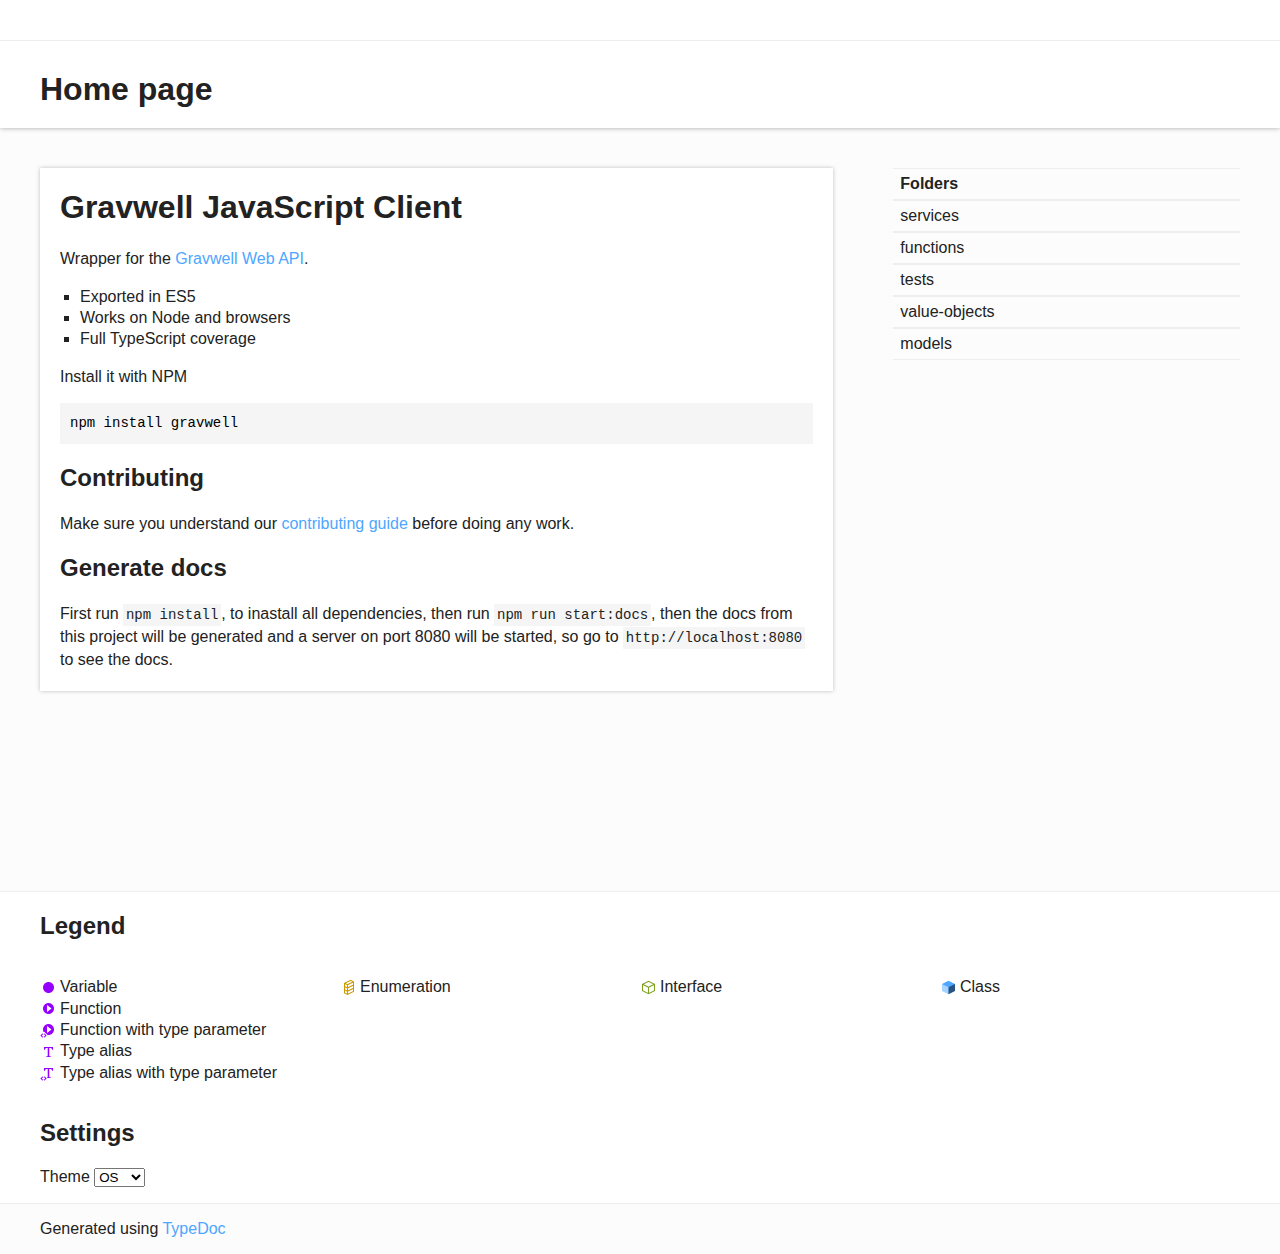
<file: docs/index.html>
<!--
Copyright 2022 Gravwell, Inc. All rights reserved.
Contact: <legal@gravwell.io>

This software may be modified and distributed under the terms of the
MIT license. See the LICENSE file for details.
-->

<!DOCTYPE html>
<html class="default">
	<head>
		<meta charset="utf-8" />
		<meta http-equiv="x-ua-compatible" content="IE=edge" />
		<title>gravwell</title>
		<meta name="description" content="Documentation for gravwell" />
		<meta name="viewport" content="width=device-width, initial-scale=1" />
		<link rel="stylesheet" href="assets/style.css" />
		<link rel="stylesheet" href="assets/highlight.css" />
	</head>
	<body>
		<script>
			document.body.classList.add(localStorage.getItem('tsd-theme') || 'os');
		</script>
		<header>
			<div class="tsd-page-toolbar">
				<div class="container">
					<div class="table-wrap">
						<a href="#" class="tsd-widget menu no-caption" data-toggle="menu" style="position: absolute; right: 0"
							>Menu</a
						>
					</div>
				</div>
			</div>
			<div class="tsd-page-title">
				<div class="container"><h1>Home page</h1></div>
			</div>
		</header>
		<div class="container container-main">
			<div class="row">
				<div class="col-8 col-content">
					<div class="tsd-panel tsd-typography">
						<a
							href="#gravwell-javascript-client"
							id="gravwell-javascript-client"
							style="color: inherit; text-decoration: none"
						>
							<h1>Gravwell JavaScript Client</h1>
						</a>
						<p>Wrapper for the <a href="https://docs.gravwell.io/#!api/api.md">Gravwell Web API</a>.</p>
						<ul>
							<li>Exported in ES5</li>
							<li>Works on Node and browsers</li>
							<li>Full TypeScript coverage</li>
						</ul>
						<p>Install it with NPM</p>
						<pre><code class="language-sh"><span class="hl-0">npm install gravwell</span>
</code></pre>

						<a href="#contributing" id="contributing" style="color: inherit; text-decoration: none">
							<h2>Contributing</h2>
						</a>
						<p>
							Make sure you understand our <a href="./CONTRIBUTING.md">contributing guide</a> before doing any work.
						</p>

						<a href="#generate-docs" id="generate-docs" style="color: inherit; text-decoration: none">
							<h2>Generate docs</h2>
						</a>
						<p>
							First run <code>npm install</code>, to inastall all dependencies, then run
							<code>npm run start:docs</code>, then the docs from this project will be generated and a server on port
							8080 will be started, so go to <code>http://localhost:8080</code> to see the docs.
						</p>
					</div>
				</div>
				<div class="col-4 col-menu menu-sticky-wrap menu-highlight">
					<nav class="tsd-navigation primary" id="sidebar">
						<ul>
							<li class="current"><a>Folders</a></li>
						</ul>
					</nav>
				</div>
			</div>
		</div>
		<footer class="with-border-bottom">
			<div class="container">
				<h2>Legend</h2>
				<div class="tsd-legend-group">
					<ul class="tsd-legend">
						<li class="tsd-kind-variable"><span class="tsd-kind-icon">Variable</span></li>
						<li class="tsd-kind-function"><span class="tsd-kind-icon">Function</span></li>
						<li class="tsd-kind-function tsd-has-type-parameter">
							<span class="tsd-kind-icon">Function with type parameter</span>
						</li>
						<li class="tsd-kind-type-alias"><span class="tsd-kind-icon">Type alias</span></li>
						<li class="tsd-kind-type-alias tsd-has-type-parameter">
							<span class="tsd-kind-icon">Type alias with type parameter</span>
						</li>
					</ul>
					<ul class="tsd-legend">
						<li class="tsd-kind-enum"><span class="tsd-kind-icon">Enumeration</span></li>
					</ul>
					<ul class="tsd-legend">
						<li class="tsd-kind-interface"><span class="tsd-kind-icon">Interface</span></li>
					</ul>
					<ul class="tsd-legend">
						<li class="tsd-kind-class"><span class="tsd-kind-icon">Class</span></li>
					</ul>
				</div>
				<h2>Settings</h2>
				<p>
					Theme
					<select id="theme">
						<option value="os">OS</option>
						<option value="light">Light</option>
						<option value="dark">Dark</option>
					</select>
				</p>
			</div>
		</footer>
		<div class="container tsd-generator">
			<p>Generated using <a href="https://typedoc.org/" target="_blank">TypeDoc</a></p>
		</div>
		<div class="overlay"></div>
		<script src="assets/main.js"></script>
	</body>
</html>

<script>
	let sidebarElement2 = document.createElement('ul');

	let sidebarLinkElement2 = document.createElement('li');
	sidebarLinkElement2.className = 'tsd-kind-module';

	let anchorLink2 = document.createElement('a');
	anchorLink2.innerHTML = 'services';
	anchorLink2.href = 'pages/services/index.html';

	sidebarLinkElement2.append(anchorLink2);
	sidebarElement2.append(sidebarLinkElement2);

	document.getElementById('sidebar').append(sidebarElement2);
</script>
<script>
	let sidebarElement0 = document.createElement('ul');

	let sidebarLinkElement0 = document.createElement('li');
	sidebarLinkElement0.className = 'tsd-kind-module';

	let anchorLink0 = document.createElement('a');
	anchorLink0.innerHTML = 'functions';
	anchorLink0.href = 'pages/functions/index.html';

	sidebarLinkElement0.append(anchorLink0);
	sidebarElement0.append(sidebarLinkElement0);

	document.getElementById('sidebar').append(sidebarElement0);
</script>
<script>
	let sidebarElement3 = document.createElement('ul');

	let sidebarLinkElement3 = document.createElement('li');
	sidebarLinkElement3.className = 'tsd-kind-module';

	let anchorLink3 = document.createElement('a');
	anchorLink3.innerHTML = 'tests';
	anchorLink3.href = 'pages/tests/index.html';

	sidebarLinkElement3.append(anchorLink3);
	sidebarElement3.append(sidebarLinkElement3);

	document.getElementById('sidebar').append(sidebarElement3);
</script>
<script>
	let sidebarElement4 = document.createElement('ul');

	let sidebarLinkElement4 = document.createElement('li');
	sidebarLinkElement4.className = 'tsd-kind-module';

	let anchorLink4 = document.createElement('a');
	anchorLink4.innerHTML = 'value-objects';
	anchorLink4.href = 'pages/value-objects/index.html';

	sidebarLinkElement4.append(anchorLink4);
	sidebarElement4.append(sidebarLinkElement4);

	document.getElementById('sidebar').append(sidebarElement4);
</script>
<script>
	let sidebarElement1 = document.createElement('ul');

	let sidebarLinkElement1 = document.createElement('li');
	sidebarLinkElement1.className = 'tsd-kind-module';

	let anchorLink1 = document.createElement('a');
	anchorLink1.innerHTML = 'models';
	anchorLink1.href = 'pages/models/index.html';

	sidebarLinkElement1.append(anchorLink1);
	sidebarElement1.append(sidebarLinkElement1);

	document.getElementById('sidebar').append(sidebarElement1);
</script>
</file>
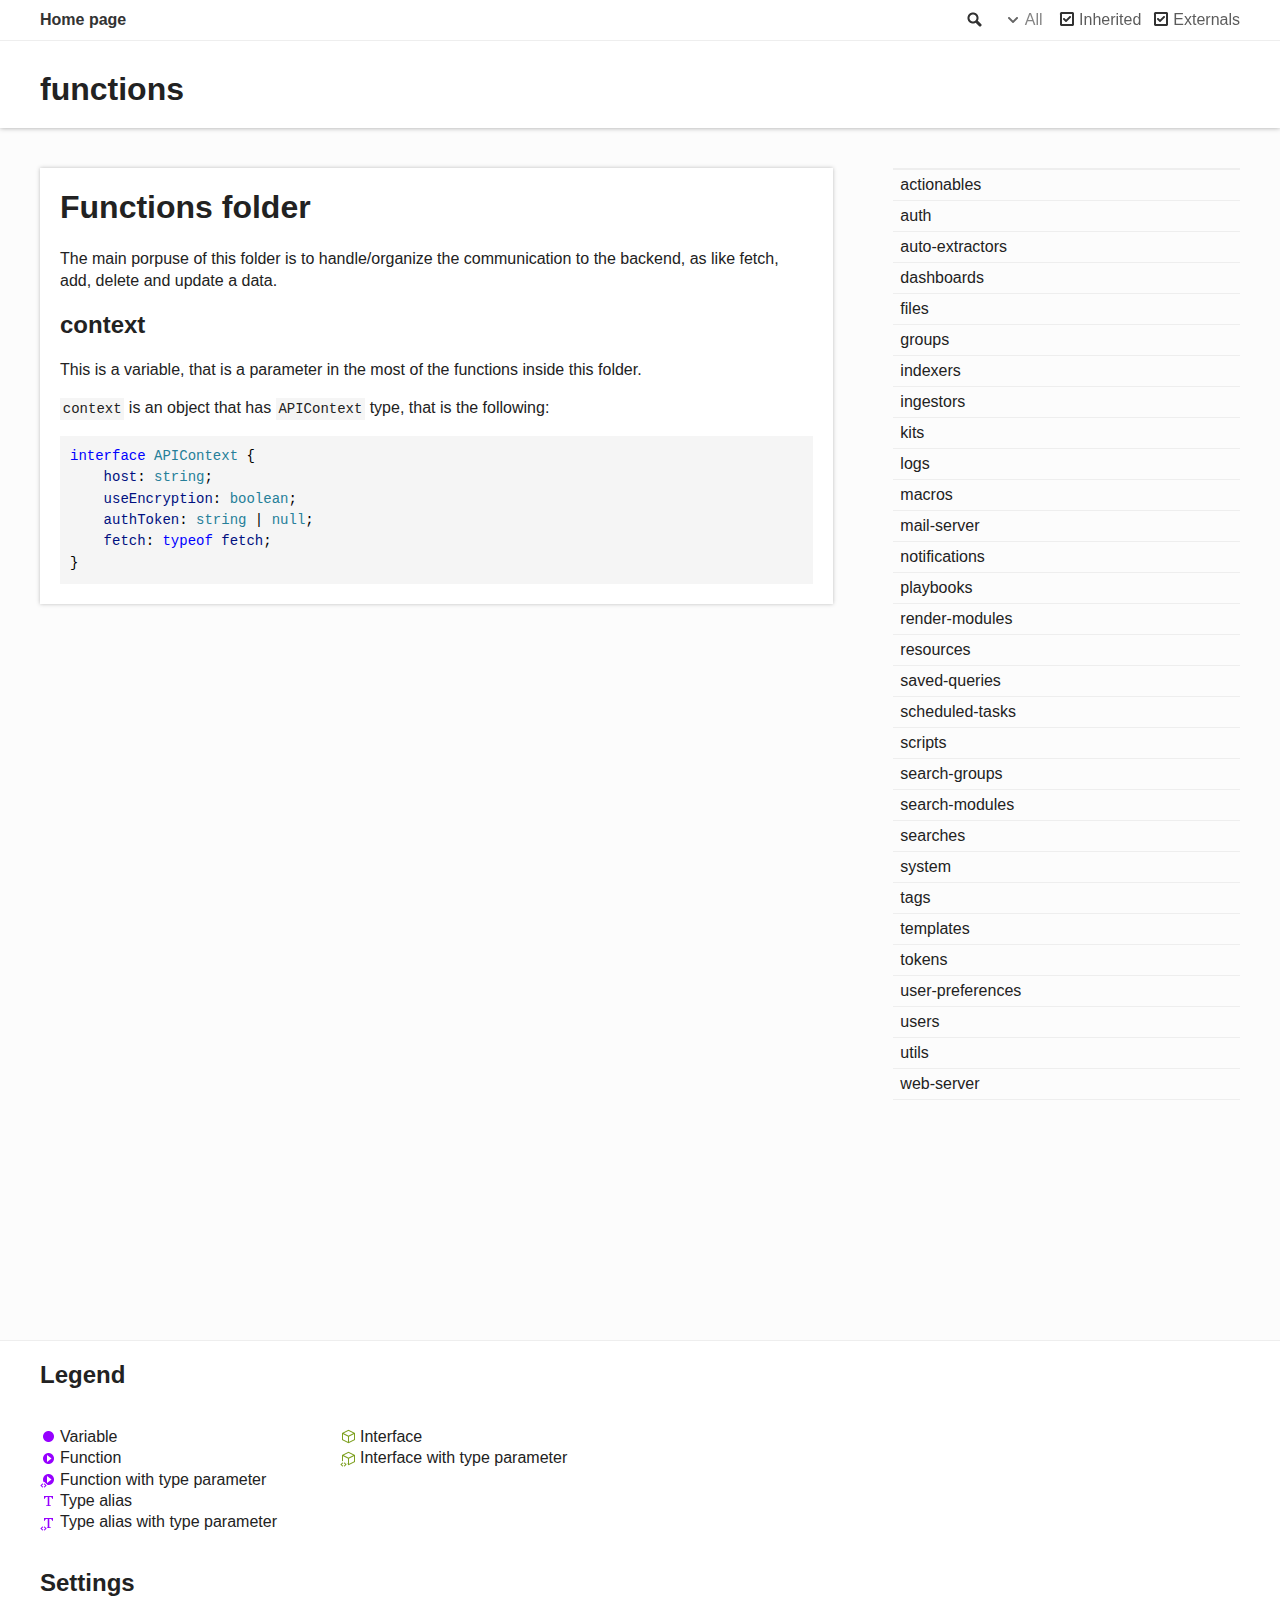
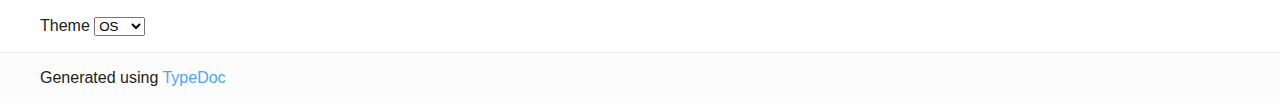
<file: docs/pages/functions/index.html>
<!DOCTYPE html>
<html class="default">
	<head>
		<meta charset="utf-8" />
		<meta http-equiv="x-ua-compatible" content="IE=edge" />
		<title>gravwell</title>
		<meta name="description" content="Documentation for gravwell" />
		<meta name="viewport" content="width=device-width, initial-scale=1" />
		<link rel="stylesheet" href="assets/style.css" />
		<link rel="stylesheet" href="assets/highlight.css" />
		<script async src="assets/search.js" id="search-script"></script>
	</head>
	<body>
		<script>
			document.body.classList.add(localStorage.getItem('tsd-theme') || 'os');
		</script>
		<header>
			<div class="tsd-page-toolbar">
				<div class="container">
					<div class="table-wrap">
						<div class="table-cell" id="tsd-search" data-base=".">
							<div class="field">
								<label for="tsd-search-field" class="tsd-widget search no-caption">Search</label
								><input type="text" id="tsd-search-field" />
							</div>
							<ul class="results">
								<li class="state loading">Preparing search index...</li>
								<li class="state failure">The search index is not available</li>
							</ul>
							<a href="index.html" class="title">gravwell</a>
						</div>
						<div class="table-cell" id="tsd-widgets">
							<div id="tsd-filter">
								<a href="#" class="tsd-widget options no-caption" data-toggle="options">Options</a>
								<div class="tsd-filter-group">
									<div class="tsd-select" id="tsd-filter-visibility">
										<span class="tsd-select-label">All</span>
										<ul class="tsd-select-list">
											<li data-value="public">Public</li>
											<li data-value="protected">Public/Protected</li>
											<li data-value="private" class="selected">All</li>
										</ul>
									</div>
									<input type="checkbox" id="tsd-filter-inherited" checked /><label
										class="tsd-widget"
										for="tsd-filter-inherited"
										>Inherited</label
									><input type="checkbox" id="tsd-filter-externals" checked /><label
										class="tsd-widget"
										for="tsd-filter-externals"
										>Externals</label
									>
								</div>
							</div>
							<a href="#" class="tsd-widget menu no-caption" data-toggle="menu">Menu</a>
						</div>
					</div>
				</div>
			</div>
			<div class="tsd-page-title">
				<div class="container"><h1>gravwell</h1></div>
			</div>
		</header>
		<div class="container container-main">
			<div class="row">
				<div class="col-8 col-content">
					<div class="tsd-panel tsd-typography">
						<!--
Copyright 2022 Gravwell, Inc. All rights reserved.
Contact: <legal@gravwell.io>

This software may be modified and distributed under the terms of the
MIT license. See the LICENSE file for details.
-->

						<a href="#functions-folder" id="functions-folder" style="color: inherit; text-decoration: none">
							<h1>Functions folder</h1>
						</a>
						<p>
							The main porpuse of this folder is to handle/organize the communication to the backend, as like fetch,
							add, delete and update a data.
						</p>

						<a href="#context" id="context" style="color: inherit; text-decoration: none">
							<h2>context</h2>
						</a>
						<p>This is a variable, that is a parameter in the most of the functions inside this folder.</p>
						<p><code>context</code> is an object that has <code>APIContext</code> type, that is the following:</p>
						<pre><code class="language-ts"><span class="hl-0">interface</span><span class="hl-1"> </span><span class="hl-2">APIContext</span><span class="hl-1"> {</span><br/><span class="hl-1">    </span><span class="hl-3">host</span><span class="hl-1">: </span><span class="hl-2">string</span><span class="hl-1">;</span><br/><span class="hl-1">    </span><span class="hl-3">useEncryption</span><span class="hl-1">: </span><span class="hl-2">boolean</span><span class="hl-1">;</span><br/><span class="hl-1">    </span><span class="hl-3">authToken</span><span class="hl-1">: </span><span class="hl-2">string</span><span class="hl-1"> | </span><span class="hl-2">null</span><span class="hl-1">;</span><br/><span class="hl-1">    </span><span class="hl-3">fetch</span><span class="hl-1">: </span><span class="hl-0">typeof</span><span class="hl-1"> </span><span class="hl-3">fetch</span><span class="hl-1">;</span><br/><span class="hl-1">}</span>
</code></pre>
					</div>
				</div>
				<div class="col-4 col-menu menu-sticky-wrap menu-highlight">
					<nav class="tsd-navigation primary">
						<ul>
							<li class="current"><a href="modules.html">Modules</a></li>
							<li class="tsd-kind-module"><a href="modules/actionables.html">actionables</a></li>
							<li class="tsd-kind-module"><a href="modules/auth.html">auth</a></li>
							<li class="tsd-kind-module">
								<a href="modules/auto_extractors.html">auto-<wbr />extractors</a>
							</li>
							<li class="tsd-kind-module"><a href="modules/dashboards.html">dashboards</a></li>
							<li class="tsd-kind-module"><a href="modules/files.html">files</a></li>
							<li class="tsd-kind-module"><a href="modules/groups.html">groups</a></li>
							<li class="tsd-kind-module"><a href="modules/indexers.html">indexers</a></li>
							<li class="tsd-kind-module"><a href="modules/ingestors.html">ingestors</a></li>
							<li class="tsd-kind-module"><a href="modules/kits.html">kits</a></li>
							<li class="tsd-kind-module"><a href="modules/logs.html">logs</a></li>
							<li class="tsd-kind-module"><a href="modules/macros.html">macros</a></li>
							<li class="tsd-kind-module">
								<a href="modules/mail_server.html">mail-<wbr />server</a>
							</li>
							<li class="tsd-kind-module"><a href="modules/notifications.html">notifications</a></li>
							<li class="tsd-kind-module"><a href="modules/playbooks.html">playbooks</a></li>
							<li class="tsd-kind-module">
								<a href="modules/render_modules.html">render-<wbr />modules</a>
							</li>
							<li class="tsd-kind-module"><a href="modules/resources.html">resources</a></li>
							<li class="tsd-kind-module">
								<a href="modules/saved_queries.html">saved-<wbr />queries</a>
							</li>
							<li class="tsd-kind-module">
								<a href="modules/scheduled_tasks.html">scheduled-<wbr />tasks</a>
							</li>
							<li class="tsd-kind-module"><a href="modules/scripts.html">scripts</a></li>
							<li class="tsd-kind-module">
								<a href="modules/search_groups.html">search-<wbr />groups</a>
							</li>
							<li class="tsd-kind-module">
								<a href="modules/search_modules.html">search-<wbr />modules</a>
							</li>
							<li class="tsd-kind-module"><a href="modules/searches.html">searches</a></li>
							<li class="tsd-kind-module"><a href="modules/system.html">system</a></li>
							<li class="tsd-kind-module"><a href="modules/tags.html">tags</a></li>
							<li class="tsd-kind-module"><a href="modules/templates.html">templates</a></li>
							<li class="tsd-kind-module"><a href="modules/tokens.html">tokens</a></li>
							<li class="tsd-kind-module">
								<a href="modules/user_preferences.html">user-<wbr />preferences</a>
							</li>
							<li class="tsd-kind-module"><a href="modules/users.html">users</a></li>
							<li class="tsd-kind-module"><a href="modules/utils.html">utils</a></li>
							<li class="tsd-kind-module">
								<a href="modules/web_server.html">web-<wbr />server</a>
							</li>
						</ul>
					</nav>
				</div>
			</div>
		</div>
		<footer class="with-border-bottom">
			<div class="container">
				<h2>Legend</h2>
				<div class="tsd-legend-group">
					<ul class="tsd-legend">
						<li class="tsd-kind-variable"><span class="tsd-kind-icon">Variable</span></li>
						<li class="tsd-kind-function"><span class="tsd-kind-icon">Function</span></li>
						<li class="tsd-kind-function tsd-has-type-parameter">
							<span class="tsd-kind-icon">Function with type parameter</span>
						</li>
						<li class="tsd-kind-type-alias"><span class="tsd-kind-icon">Type alias</span></li>
						<li class="tsd-kind-type-alias tsd-has-type-parameter">
							<span class="tsd-kind-icon">Type alias with type parameter</span>
						</li>
					</ul>
					<ul class="tsd-legend">
						<li class="tsd-kind-interface"><span class="tsd-kind-icon">Interface</span></li>
						<li class="tsd-kind-interface tsd-has-type-parameter">
							<span class="tsd-kind-icon">Interface with type parameter</span>
						</li>
					</ul>
				</div>
				<h2>Settings</h2>
				<p>
					Theme
					<select id="theme">
						<option value="os">OS</option>
						<option value="light">Light</option>
						<option value="dark">Dark</option>
					</select>
				</p>
			</div>
		</footer>
		<div class="container tsd-generator">
			<p>Generated using <a href="https://typedoc.org/" target="_blank">TypeDoc</a></p>
		</div>
		<div class="overlay"></div>
		<script src="assets/main.js"></script>
	</body>
</html>

<script>
	const headerLinkElement = document.getElementsByClassName('title')[0];
	headerLinkElement.href = '../../index.html';
	headerLinkElement.innerHTML = 'Home page';
</script>

<script>
	const modulesLinkElement = document.getElementsByClassName('current')[0].children[0];
	modulesLinkElement.remove();
</script>

<script>
	const containerElements = document.getElementsByClassName('container')[1].children[0];
	containerElements.innerHTML = 'functions';
</script>
</file>
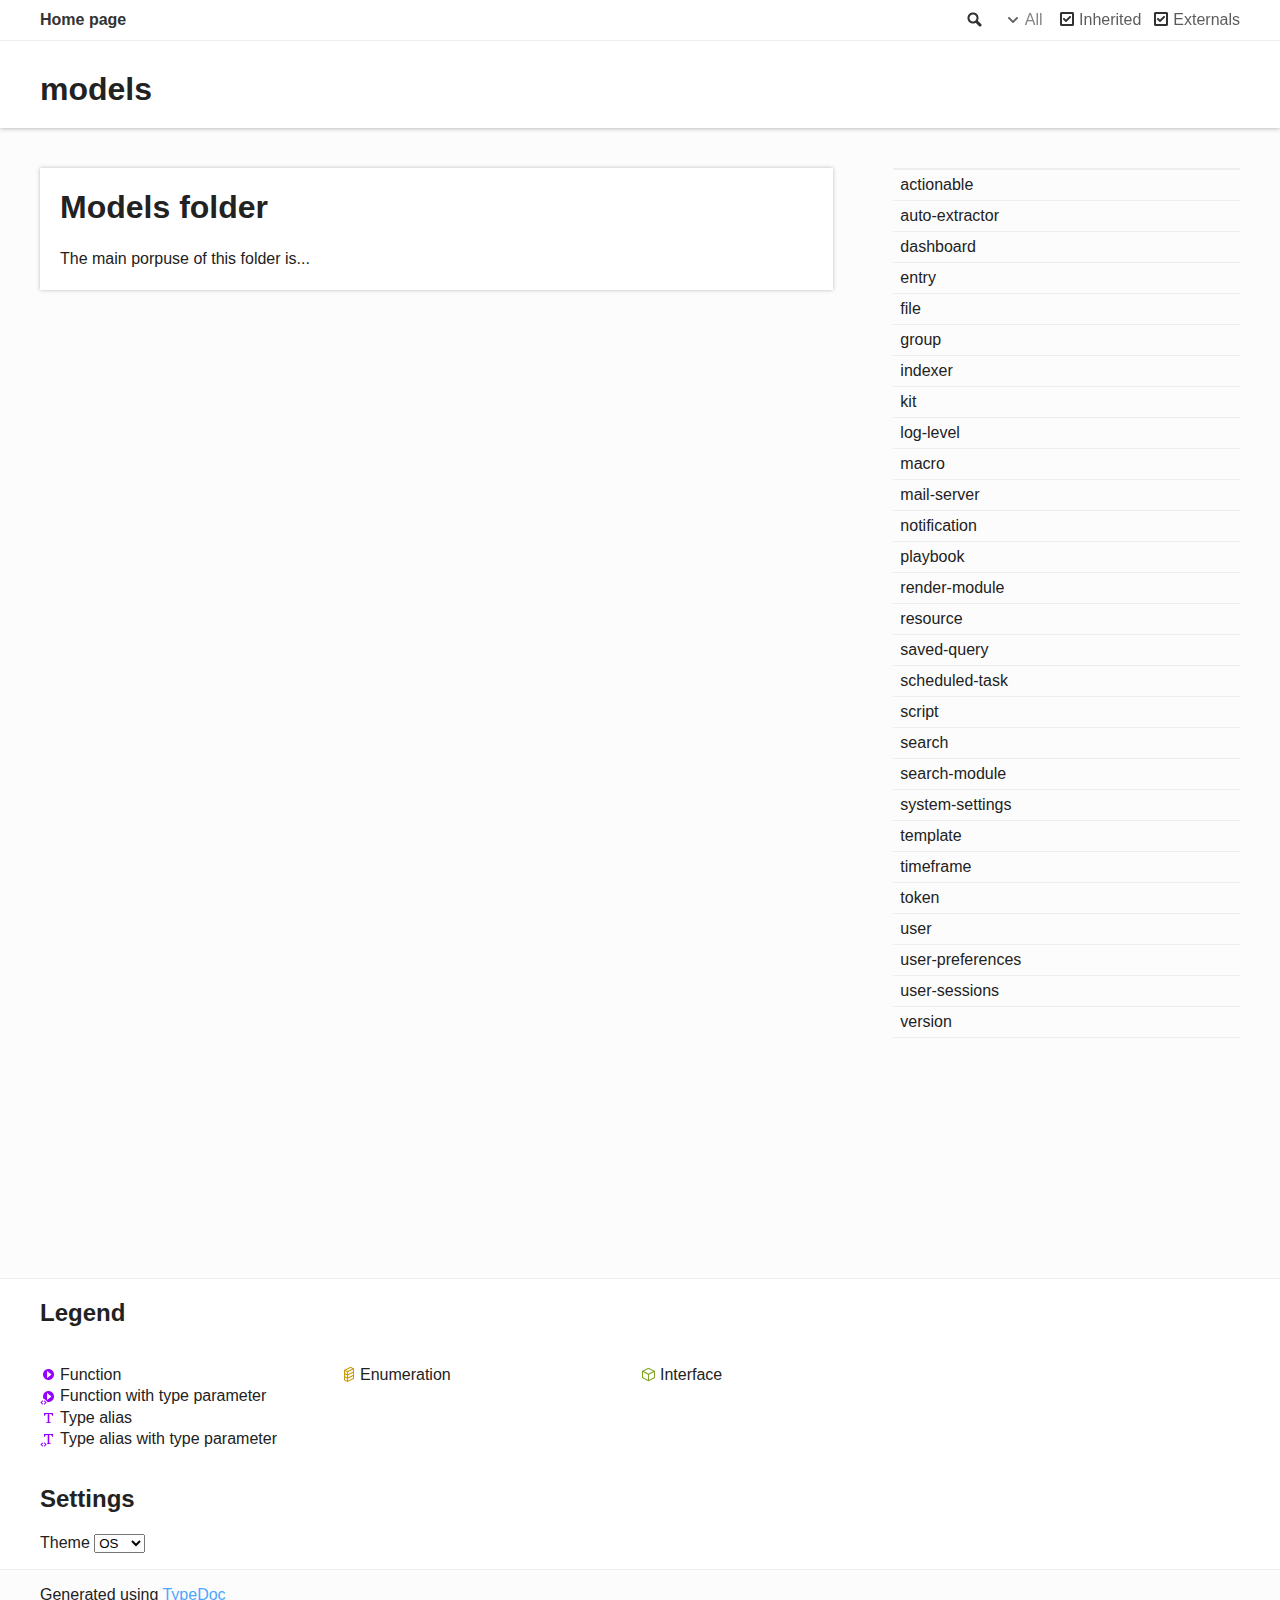
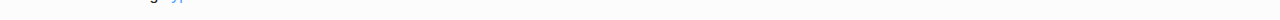
<file: docs/pages/models/index.html>
<!DOCTYPE html>
<html class="default">
	<head>
		<meta charset="utf-8" />
		<meta http-equiv="x-ua-compatible" content="IE=edge" />
		<title>gravwell</title>
		<meta name="description" content="Documentation for gravwell" />
		<meta name="viewport" content="width=device-width, initial-scale=1" />
		<link rel="stylesheet" href="assets/style.css" />
		<link rel="stylesheet" href="assets/highlight.css" />
		<script async src="assets/search.js" id="search-script"></script>
	</head>
	<body>
		<script>
			document.body.classList.add(localStorage.getItem('tsd-theme') || 'os');
		</script>
		<header>
			<div class="tsd-page-toolbar">
				<div class="container">
					<div class="table-wrap">
						<div class="table-cell" id="tsd-search" data-base=".">
							<div class="field">
								<label for="tsd-search-field" class="tsd-widget search no-caption">Search</label
								><input type="text" id="tsd-search-field" />
							</div>
							<ul class="results">
								<li class="state loading">Preparing search index...</li>
								<li class="state failure">The search index is not available</li>
							</ul>
							<a href="index.html" class="title">gravwell</a>
						</div>
						<div class="table-cell" id="tsd-widgets">
							<div id="tsd-filter">
								<a href="#" class="tsd-widget options no-caption" data-toggle="options">Options</a>
								<div class="tsd-filter-group">
									<div class="tsd-select" id="tsd-filter-visibility">
										<span class="tsd-select-label">All</span>
										<ul class="tsd-select-list">
											<li data-value="public">Public</li>
											<li data-value="protected">Public/Protected</li>
											<li data-value="private" class="selected">All</li>
										</ul>
									</div>
									<input type="checkbox" id="tsd-filter-inherited" checked /><label
										class="tsd-widget"
										for="tsd-filter-inherited"
										>Inherited</label
									><input type="checkbox" id="tsd-filter-externals" checked /><label
										class="tsd-widget"
										for="tsd-filter-externals"
										>Externals</label
									>
								</div>
							</div>
							<a href="#" class="tsd-widget menu no-caption" data-toggle="menu">Menu</a>
						</div>
					</div>
				</div>
			</div>
			<div class="tsd-page-title">
				<div class="container"><h1>gravwell</h1></div>
			</div>
		</header>
		<div class="container container-main">
			<div class="row">
				<div class="col-8 col-content">
					<div class="tsd-panel tsd-typography">
						<!--
Copyright 2022 Gravwell, Inc. All rights reserved.
Contact: <legal@gravwell.io>

This software may be modified and distributed under the terms of the
MIT license. See the LICENSE file for details.
-->

						<a href="#models-folder" id="models-folder" style="color: inherit; text-decoration: none">
							<h1>Models folder</h1>
						</a>
						<p>The main porpuse of this folder is...</p>
					</div>
				</div>
				<div class="col-4 col-menu menu-sticky-wrap menu-highlight">
					<nav class="tsd-navigation primary">
						<ul>
							<li class="current"><a href="modules.html">Modules</a></li>
							<li class="tsd-kind-module"><a href="modules/actionable.html">actionable</a></li>
							<li class="tsd-kind-module">
								<a href="modules/auto_extractor.html">auto-<wbr />extractor</a>
							</li>
							<li class="tsd-kind-module"><a href="modules/dashboard.html">dashboard</a></li>
							<li class="tsd-kind-module"><a href="modules/entry.html">entry</a></li>
							<li class="tsd-kind-module"><a href="modules/file.html">file</a></li>
							<li class="tsd-kind-module"><a href="modules/group.html">group</a></li>
							<li class="tsd-kind-module"><a href="modules/indexer.html">indexer</a></li>
							<li class="tsd-kind-module"><a href="modules/kit.html">kit</a></li>
							<li class="tsd-kind-module">
								<a href="modules/log_level.html">log-<wbr />level</a>
							</li>
							<li class="tsd-kind-module"><a href="modules/macro.html">macro</a></li>
							<li class="tsd-kind-module">
								<a href="modules/mail_server.html">mail-<wbr />server</a>
							</li>
							<li class="tsd-kind-module"><a href="modules/notification.html">notification</a></li>
							<li class="tsd-kind-module"><a href="modules/playbook.html">playbook</a></li>
							<li class="tsd-kind-module">
								<a href="modules/render_module.html">render-<wbr />module</a>
							</li>
							<li class="tsd-kind-module"><a href="modules/resource.html">resource</a></li>
							<li class="tsd-kind-module">
								<a href="modules/saved_query.html">saved-<wbr />query</a>
							</li>
							<li class="tsd-kind-module">
								<a href="modules/scheduled_task.html">scheduled-<wbr />task</a>
							</li>
							<li class="tsd-kind-module"><a href="modules/script.html">script</a></li>
							<li class="tsd-kind-module"><a href="modules/search.html">search</a></li>
							<li class="tsd-kind-module">
								<a href="modules/search_module.html">search-<wbr />module</a>
							</li>
							<li class="tsd-kind-module">
								<a href="modules/system_settings.html">system-<wbr />settings</a>
							</li>
							<li class="tsd-kind-module"><a href="modules/template.html">template</a></li>
							<li class="tsd-kind-module"><a href="modules/timeframe.html">timeframe</a></li>
							<li class="tsd-kind-module"><a href="modules/token.html">token</a></li>
							<li class="tsd-kind-module"><a href="modules/user.html">user</a></li>
							<li class="tsd-kind-module">
								<a href="modules/user_preferences.html">user-<wbr />preferences</a>
							</li>
							<li class="tsd-kind-module">
								<a href="modules/user_sessions.html">user-<wbr />sessions</a>
							</li>
							<li class="tsd-kind-module"><a href="modules/version.html">version</a></li>
						</ul>
					</nav>
				</div>
			</div>
		</div>
		<footer class="with-border-bottom">
			<div class="container">
				<h2>Legend</h2>
				<div class="tsd-legend-group">
					<ul class="tsd-legend">
						<li class="tsd-kind-function"><span class="tsd-kind-icon">Function</span></li>
						<li class="tsd-kind-function tsd-has-type-parameter">
							<span class="tsd-kind-icon">Function with type parameter</span>
						</li>
						<li class="tsd-kind-type-alias"><span class="tsd-kind-icon">Type alias</span></li>
						<li class="tsd-kind-type-alias tsd-has-type-parameter">
							<span class="tsd-kind-icon">Type alias with type parameter</span>
						</li>
					</ul>
					<ul class="tsd-legend">
						<li class="tsd-kind-enum"><span class="tsd-kind-icon">Enumeration</span></li>
					</ul>
					<ul class="tsd-legend">
						<li class="tsd-kind-interface"><span class="tsd-kind-icon">Interface</span></li>
					</ul>
				</div>
				<h2>Settings</h2>
				<p>
					Theme
					<select id="theme">
						<option value="os">OS</option>
						<option value="light">Light</option>
						<option value="dark">Dark</option>
					</select>
				</p>
			</div>
		</footer>
		<div class="container tsd-generator">
			<p>Generated using <a href="https://typedoc.org/" target="_blank">TypeDoc</a></p>
		</div>
		<div class="overlay"></div>
		<script src="assets/main.js"></script>
	</body>
</html>

<script>
	const headerLinkElement = document.getElementsByClassName('title')[0];
	headerLinkElement.href = '../../index.html';
	headerLinkElement.innerHTML = 'Home page';
</script>

<script>
	const modulesLinkElement = document.getElementsByClassName('current')[0].children[0];
	modulesLinkElement.remove();
</script>

<script>
	const containerElements = document.getElementsByClassName('container')[1].children[0];
	containerElements.innerHTML = 'models';
</script>
</file>
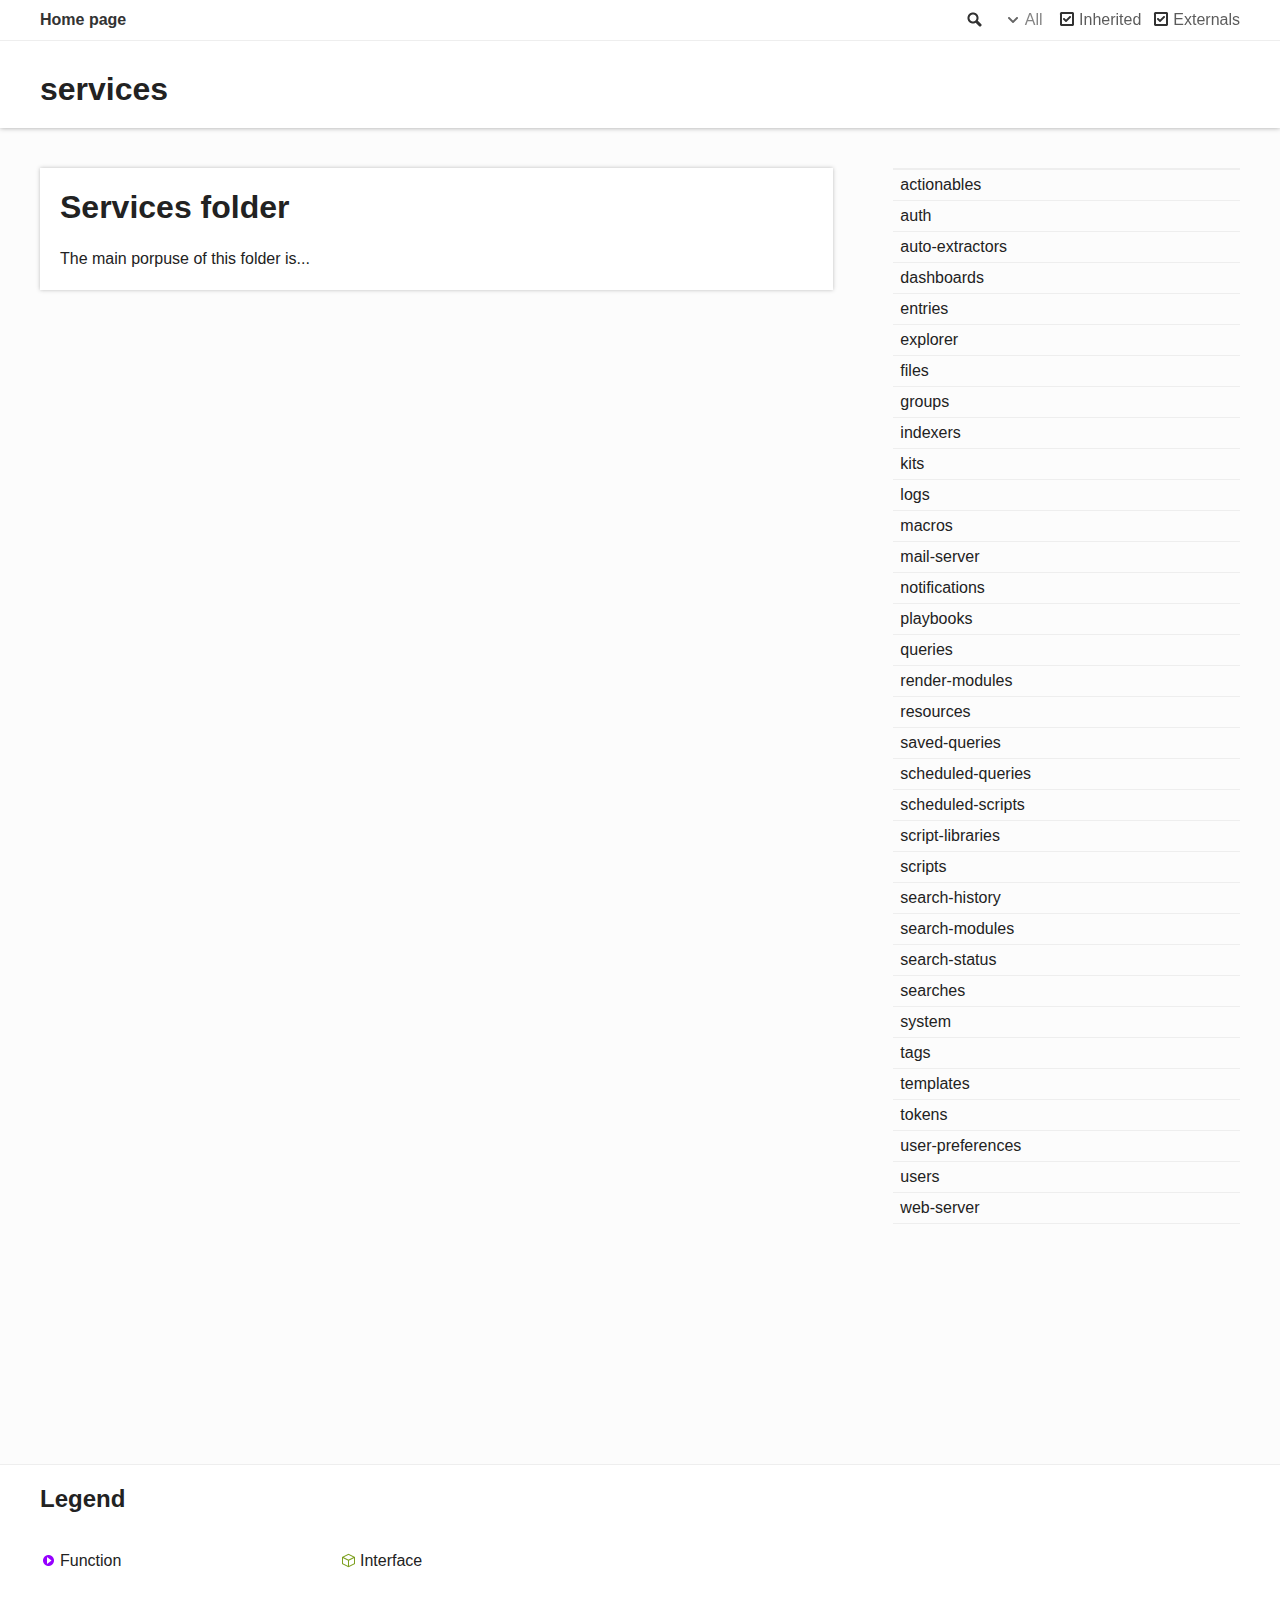
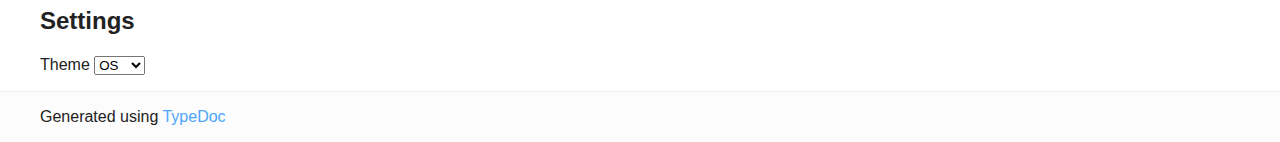
<file: docs/pages/services/index.html>
<!DOCTYPE html>
<html class="default">
	<head>
		<meta charset="utf-8" />
		<meta http-equiv="x-ua-compatible" content="IE=edge" />
		<title>gravwell</title>
		<meta name="description" content="Documentation for gravwell" />
		<meta name="viewport" content="width=device-width, initial-scale=1" />
		<link rel="stylesheet" href="assets/style.css" />
		<link rel="stylesheet" href="assets/highlight.css" />
		<script async src="assets/search.js" id="search-script"></script>
	</head>
	<body>
		<script>
			document.body.classList.add(localStorage.getItem('tsd-theme') || 'os');
		</script>
		<header>
			<div class="tsd-page-toolbar">
				<div class="container">
					<div class="table-wrap">
						<div class="table-cell" id="tsd-search" data-base=".">
							<div class="field">
								<label for="tsd-search-field" class="tsd-widget search no-caption">Search</label
								><input type="text" id="tsd-search-field" />
							</div>
							<ul class="results">
								<li class="state loading">Preparing search index...</li>
								<li class="state failure">The search index is not available</li>
							</ul>
							<a href="index.html" class="title">gravwell</a>
						</div>
						<div class="table-cell" id="tsd-widgets">
							<div id="tsd-filter">
								<a href="#" class="tsd-widget options no-caption" data-toggle="options">Options</a>
								<div class="tsd-filter-group">
									<div class="tsd-select" id="tsd-filter-visibility">
										<span class="tsd-select-label">All</span>
										<ul class="tsd-select-list">
											<li data-value="public">Public</li>
											<li data-value="protected">Public/Protected</li>
											<li data-value="private" class="selected">All</li>
										</ul>
									</div>
									<input type="checkbox" id="tsd-filter-inherited" checked /><label
										class="tsd-widget"
										for="tsd-filter-inherited"
										>Inherited</label
									><input type="checkbox" id="tsd-filter-externals" checked /><label
										class="tsd-widget"
										for="tsd-filter-externals"
										>Externals</label
									>
								</div>
							</div>
							<a href="#" class="tsd-widget menu no-caption" data-toggle="menu">Menu</a>
						</div>
					</div>
				</div>
			</div>
			<div class="tsd-page-title">
				<div class="container"><h1>gravwell</h1></div>
			</div>
		</header>
		<div class="container container-main">
			<div class="row">
				<div class="col-8 col-content">
					<div class="tsd-panel tsd-typography">
						<!--
Copyright 2022 Gravwell, Inc. All rights reserved.
Contact: <legal@gravwell.io>

This software may be modified and distributed under the terms of the
MIT license. See the LICENSE file for details.
-->

						<a href="#services-folder" id="services-folder" style="color: inherit; text-decoration: none">
							<h1>Services folder</h1>
						</a>
						<p>The main porpuse of this folder is...</p>
					</div>
				</div>
				<div class="col-4 col-menu menu-sticky-wrap menu-highlight">
					<nav class="tsd-navigation primary">
						<ul>
							<li class="current"><a href="modules.html">Modules</a></li>
							<li class="tsd-kind-module"><a href="modules/actionables.html">actionables</a></li>
							<li class="tsd-kind-module"><a href="modules/auth.html">auth</a></li>
							<li class="tsd-kind-module">
								<a href="modules/auto_extractors.html">auto-<wbr />extractors</a>
							</li>
							<li class="tsd-kind-module"><a href="modules/dashboards.html">dashboards</a></li>
							<li class="tsd-kind-module"><a href="modules/entries.html">entries</a></li>
							<li class="tsd-kind-module"><a href="modules/explorer.html">explorer</a></li>
							<li class="tsd-kind-module"><a href="modules/files.html">files</a></li>
							<li class="tsd-kind-module"><a href="modules/groups.html">groups</a></li>
							<li class="tsd-kind-module"><a href="modules/indexers.html">indexers</a></li>
							<li class="tsd-kind-module"><a href="modules/kits.html">kits</a></li>
							<li class="tsd-kind-module"><a href="modules/logs.html">logs</a></li>
							<li class="tsd-kind-module"><a href="modules/macros.html">macros</a></li>
							<li class="tsd-kind-module">
								<a href="modules/mail_server.html">mail-<wbr />server</a>
							</li>
							<li class="tsd-kind-module"><a href="modules/notifications.html">notifications</a></li>
							<li class="tsd-kind-module"><a href="modules/playbooks.html">playbooks</a></li>
							<li class="tsd-kind-module"><a href="modules/queries.html">queries</a></li>
							<li class="tsd-kind-module">
								<a href="modules/render_modules.html">render-<wbr />modules</a>
							</li>
							<li class="tsd-kind-module"><a href="modules/resources.html">resources</a></li>
							<li class="tsd-kind-module">
								<a href="modules/saved_queries.html">saved-<wbr />queries</a>
							</li>
							<li class="tsd-kind-module">
								<a href="modules/scheduled_queries.html">scheduled-<wbr />queries</a>
							</li>
							<li class="tsd-kind-module">
								<a href="modules/scheduled_scripts.html">scheduled-<wbr />scripts</a>
							</li>
							<li class="tsd-kind-module">
								<a href="modules/script_libraries.html">script-<wbr />libraries</a>
							</li>
							<li class="tsd-kind-module"><a href="modules/scripts.html">scripts</a></li>
							<li class="tsd-kind-module">
								<a href="modules/search_history.html">search-<wbr />history</a>
							</li>
							<li class="tsd-kind-module">
								<a href="modules/search_modules.html">search-<wbr />modules</a>
							</li>
							<li class="tsd-kind-module">
								<a href="modules/search_status.html">search-<wbr />status</a>
							</li>
							<li class="tsd-kind-module"><a href="modules/searches.html">searches</a></li>
							<li class="tsd-kind-module"><a href="modules/system.html">system</a></li>
							<li class="tsd-kind-module"><a href="modules/tags.html">tags</a></li>
							<li class="tsd-kind-module"><a href="modules/templates.html">templates</a></li>
							<li class="tsd-kind-module"><a href="modules/tokens.html">tokens</a></li>
							<li class="tsd-kind-module">
								<a href="modules/user_preferences.html">user-<wbr />preferences</a>
							</li>
							<li class="tsd-kind-module"><a href="modules/users.html">users</a></li>
							<li class="tsd-kind-module">
								<a href="modules/web_server.html">web-<wbr />server</a>
							</li>
						</ul>
					</nav>
				</div>
			</div>
		</div>
		<footer class="with-border-bottom">
			<div class="container">
				<h2>Legend</h2>
				<div class="tsd-legend-group">
					<ul class="tsd-legend">
						<li class="tsd-kind-function"><span class="tsd-kind-icon">Function</span></li>
					</ul>
					<ul class="tsd-legend">
						<li class="tsd-kind-interface"><span class="tsd-kind-icon">Interface</span></li>
					</ul>
				</div>
				<h2>Settings</h2>
				<p>
					Theme
					<select id="theme">
						<option value="os">OS</option>
						<option value="light">Light</option>
						<option value="dark">Dark</option>
					</select>
				</p>
			</div>
		</footer>
		<div class="container tsd-generator">
			<p>Generated using <a href="https://typedoc.org/" target="_blank">TypeDoc</a></p>
		</div>
		<div class="overlay"></div>
		<script src="assets/main.js"></script>
	</body>
</html>

<script>
	const headerLinkElement = document.getElementsByClassName('title')[0];
	headerLinkElement.href = '../../index.html';
	headerLinkElement.innerHTML = 'Home page';
</script>

<script>
	const modulesLinkElement = document.getElementsByClassName('current')[0].children[0];
	modulesLinkElement.remove();
</script>

<script>
	const containerElements = document.getElementsByClassName('container')[1].children[0];
	containerElements.innerHTML = 'services';
</script>
</file>
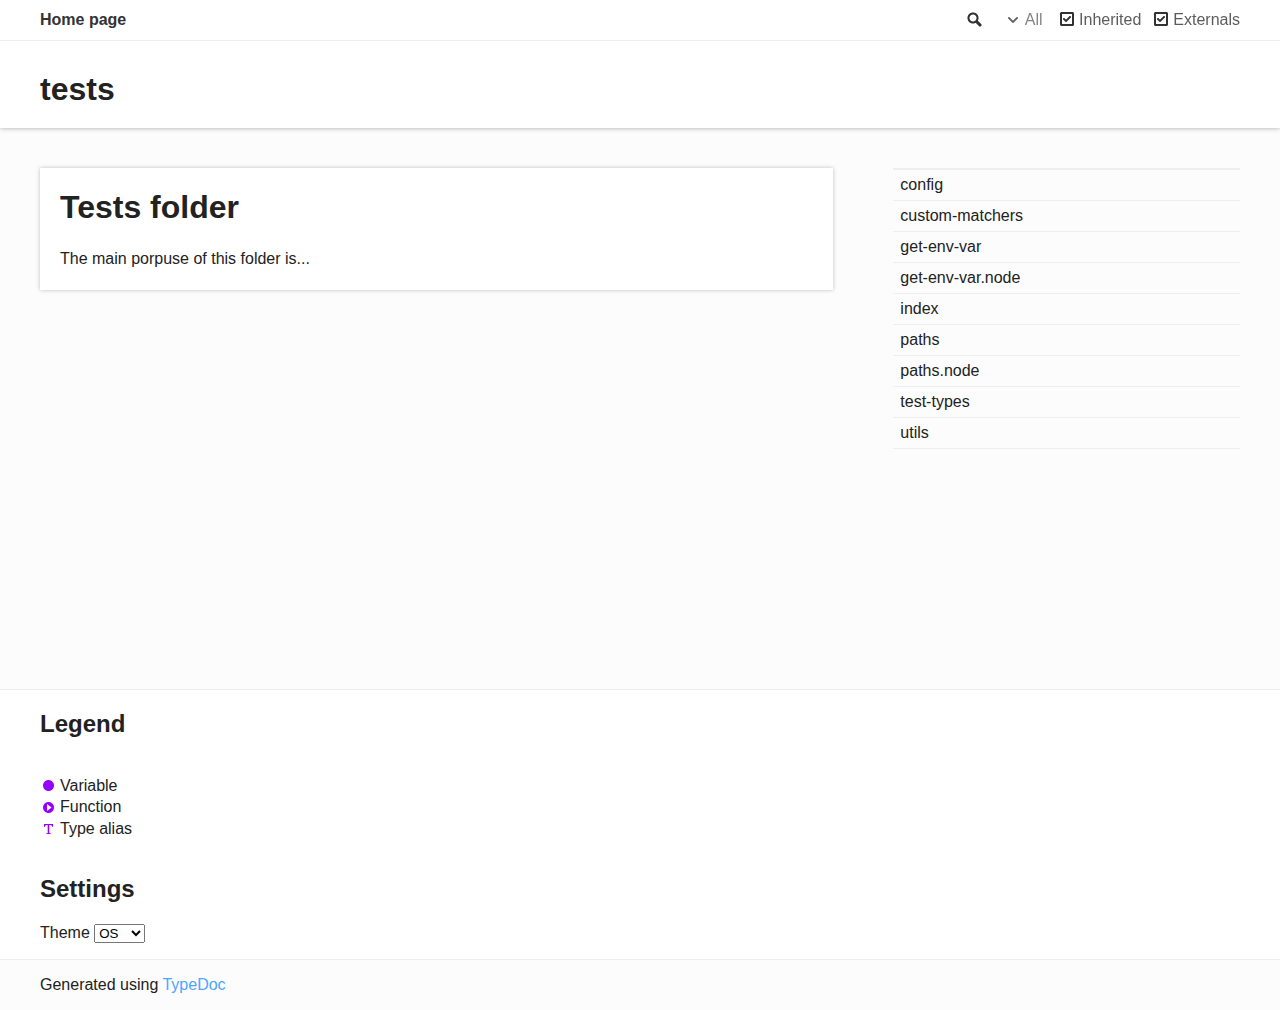
<file: docs/pages/tests/index.html>
<!DOCTYPE html>
<html class="default">
	<head>
		<meta charset="utf-8" />
		<meta http-equiv="x-ua-compatible" content="IE=edge" />
		<title>gravwell</title>
		<meta name="description" content="Documentation for gravwell" />
		<meta name="viewport" content="width=device-width, initial-scale=1" />
		<link rel="stylesheet" href="assets/style.css" />
		<link rel="stylesheet" href="assets/highlight.css" />
		<script async src="assets/search.js" id="search-script"></script>
	</head>
	<body>
		<script>
			document.body.classList.add(localStorage.getItem('tsd-theme') || 'os');
		</script>
		<header>
			<div class="tsd-page-toolbar">
				<div class="container">
					<div class="table-wrap">
						<div class="table-cell" id="tsd-search" data-base=".">
							<div class="field">
								<label for="tsd-search-field" class="tsd-widget search no-caption">Search</label
								><input type="text" id="tsd-search-field" />
							</div>
							<ul class="results">
								<li class="state loading">Preparing search index...</li>
								<li class="state failure">The search index is not available</li>
							</ul>
							<a href="index.html" class="title">gravwell</a>
						</div>
						<div class="table-cell" id="tsd-widgets">
							<div id="tsd-filter">
								<a href="#" class="tsd-widget options no-caption" data-toggle="options">Options</a>
								<div class="tsd-filter-group">
									<div class="tsd-select" id="tsd-filter-visibility">
										<span class="tsd-select-label">All</span>
										<ul class="tsd-select-list">
											<li data-value="public">Public</li>
											<li data-value="protected">Public/Protected</li>
											<li data-value="private" class="selected">All</li>
										</ul>
									</div>
									<input type="checkbox" id="tsd-filter-inherited" checked /><label
										class="tsd-widget"
										for="tsd-filter-inherited"
										>Inherited</label
									><input type="checkbox" id="tsd-filter-externals" checked /><label
										class="tsd-widget"
										for="tsd-filter-externals"
										>Externals</label
									>
								</div>
							</div>
							<a href="#" class="tsd-widget menu no-caption" data-toggle="menu">Menu</a>
						</div>
					</div>
				</div>
			</div>
			<div class="tsd-page-title">
				<div class="container"><h1>gravwell</h1></div>
			</div>
		</header>
		<div class="container container-main">
			<div class="row">
				<div class="col-8 col-content">
					<div class="tsd-panel tsd-typography">
						<!--
Copyright 2022 Gravwell, Inc. All rights reserved.
Contact: <legal@gravwell.io>

This software may be modified and distributed under the terms of the
MIT license. See the LICENSE file for details.
-->

						<a href="#tests-folder" id="tests-folder" style="color: inherit; text-decoration: none">
							<h1>Tests folder</h1>
						</a>
						<p>The main porpuse of this folder is...</p>
					</div>
				</div>
				<div class="col-4 col-menu menu-sticky-wrap menu-highlight">
					<nav class="tsd-navigation primary">
						<ul>
							<li class="current"><a href="modules.html">Modules</a></li>
							<li class="tsd-kind-module"><a href="modules/config.html">config</a></li>
							<li class="tsd-kind-module">
								<a href="modules/custom_matchers.html">custom-<wbr />matchers</a>
							</li>
							<li class="tsd-kind-module">
								<a href="modules/get_env_var.html">get-<wbr />env-<wbr />var</a>
							</li>
							<li class="tsd-kind-module">
								<a href="modules/get_env_var_node.html">get-<wbr />env-<wbr />var.node</a>
							</li>
							<li class="tsd-kind-module"><a href="modules/index.html">index</a></li>
							<li class="tsd-kind-module"><a href="modules/paths.html">paths</a></li>
							<li class="tsd-kind-module"><a href="modules/paths_node.html">paths.node</a></li>
							<li class="tsd-kind-module">
								<a href="modules/test_types.html">test-<wbr />types</a>
							</li>
							<li class="tsd-kind-module"><a href="modules/utils.html">utils</a></li>
						</ul>
					</nav>
				</div>
			</div>
		</div>
		<footer class="with-border-bottom">
			<div class="container">
				<h2>Legend</h2>
				<div class="tsd-legend-group">
					<ul class="tsd-legend">
						<li class="tsd-kind-variable"><span class="tsd-kind-icon">Variable</span></li>
						<li class="tsd-kind-function"><span class="tsd-kind-icon">Function</span></li>
						<li class="tsd-kind-type-alias"><span class="tsd-kind-icon">Type alias</span></li>
					</ul>
				</div>
				<h2>Settings</h2>
				<p>
					Theme
					<select id="theme">
						<option value="os">OS</option>
						<option value="light">Light</option>
						<option value="dark">Dark</option>
					</select>
				</p>
			</div>
		</footer>
		<div class="container tsd-generator">
			<p>Generated using <a href="https://typedoc.org/" target="_blank">TypeDoc</a></p>
		</div>
		<div class="overlay"></div>
		<script src="assets/main.js"></script>
	</body>
</html>

<script>
	const headerLinkElement = document.getElementsByClassName('title')[0];
	headerLinkElement.href = '../../index.html';
	headerLinkElement.innerHTML = 'Home page';
</script>

<script>
	const modulesLinkElement = document.getElementsByClassName('current')[0].children[0];
	modulesLinkElement.remove();
</script>

<script>
	const containerElements = document.getElementsByClassName('container')[1].children[0];
	containerElements.innerHTML = 'tests';
</script>
</file>
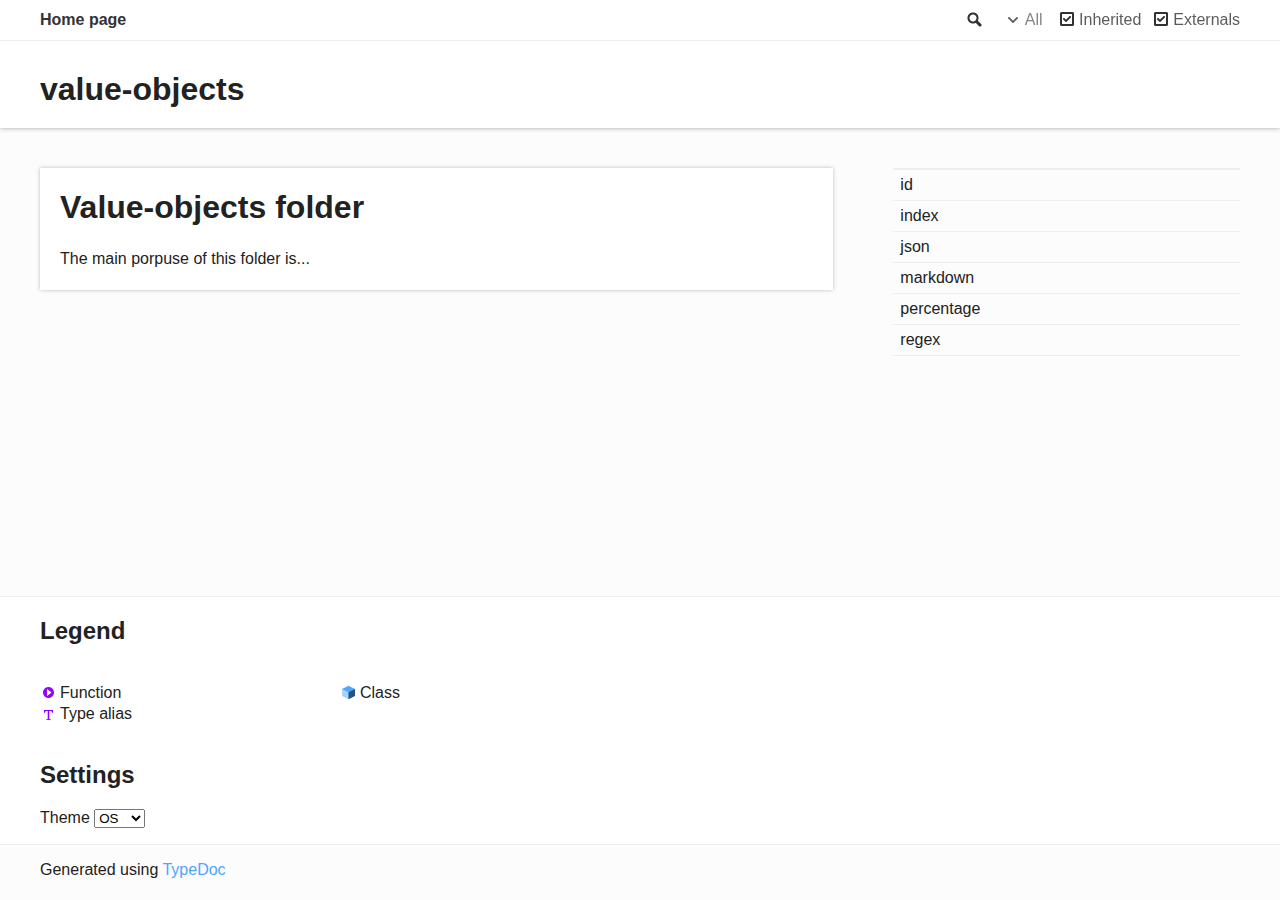
<file: docs/pages/value-objects/index.html>
<!DOCTYPE html>
<html class="default">
	<head>
		<meta charset="utf-8" />
		<meta http-equiv="x-ua-compatible" content="IE=edge" />
		<title>gravwell</title>
		<meta name="description" content="Documentation for gravwell" />
		<meta name="viewport" content="width=device-width, initial-scale=1" />
		<link rel="stylesheet" href="assets/style.css" />
		<link rel="stylesheet" href="assets/highlight.css" />
		<script async src="assets/search.js" id="search-script"></script>
	</head>
	<body>
		<script>
			document.body.classList.add(localStorage.getItem('tsd-theme') || 'os');
		</script>
		<header>
			<div class="tsd-page-toolbar">
				<div class="container">
					<div class="table-wrap">
						<div class="table-cell" id="tsd-search" data-base=".">
							<div class="field">
								<label for="tsd-search-field" class="tsd-widget search no-caption">Search</label
								><input type="text" id="tsd-search-field" />
							</div>
							<ul class="results">
								<li class="state loading">Preparing search index...</li>
								<li class="state failure">The search index is not available</li>
							</ul>
							<a href="index.html" class="title">gravwell</a>
						</div>
						<div class="table-cell" id="tsd-widgets">
							<div id="tsd-filter">
								<a href="#" class="tsd-widget options no-caption" data-toggle="options">Options</a>
								<div class="tsd-filter-group">
									<div class="tsd-select" id="tsd-filter-visibility">
										<span class="tsd-select-label">All</span>
										<ul class="tsd-select-list">
											<li data-value="public">Public</li>
											<li data-value="protected">Public/Protected</li>
											<li data-value="private" class="selected">All</li>
										</ul>
									</div>
									<input type="checkbox" id="tsd-filter-inherited" checked /><label
										class="tsd-widget"
										for="tsd-filter-inherited"
										>Inherited</label
									><input type="checkbox" id="tsd-filter-externals" checked /><label
										class="tsd-widget"
										for="tsd-filter-externals"
										>Externals</label
									>
								</div>
							</div>
							<a href="#" class="tsd-widget menu no-caption" data-toggle="menu">Menu</a>
						</div>
					</div>
				</div>
			</div>
			<div class="tsd-page-title">
				<div class="container"><h1>gravwell</h1></div>
			</div>
		</header>
		<div class="container container-main">
			<div class="row">
				<div class="col-8 col-content">
					<div class="tsd-panel tsd-typography">
						<!--
Copyright 2022 Gravwell, Inc. All rights reserved.
Contact: <legal@gravwell.io>

This software may be modified and distributed under the terms of the
MIT license. See the LICENSE file for details.
-->

						<a href="#value-objects-folder" id="value-objects-folder" style="color: inherit; text-decoration: none">
							<h1>Value-objects folder</h1>
						</a>
						<p>The main porpuse of this folder is...</p>
					</div>
				</div>
				<div class="col-4 col-menu menu-sticky-wrap menu-highlight">
					<nav class="tsd-navigation primary">
						<ul>
							<li class="current"><a href="modules.html">Modules</a></li>
							<li class="tsd-kind-module"><a href="modules/id.html">id</a></li>
							<li class="tsd-kind-module"><a href="modules/index.html">index</a></li>
							<li class="tsd-kind-module"><a href="modules/json.html">json</a></li>
							<li class="tsd-kind-module"><a href="modules/markdown.html">markdown</a></li>
							<li class="tsd-kind-module"><a href="modules/percentage.html">percentage</a></li>
							<li class="tsd-kind-module"><a href="modules/regex.html">regex</a></li>
						</ul>
					</nav>
				</div>
			</div>
		</div>
		<footer class="with-border-bottom">
			<div class="container">
				<h2>Legend</h2>
				<div class="tsd-legend-group">
					<ul class="tsd-legend">
						<li class="tsd-kind-function"><span class="tsd-kind-icon">Function</span></li>
						<li class="tsd-kind-type-alias"><span class="tsd-kind-icon">Type alias</span></li>
					</ul>
					<ul class="tsd-legend">
						<li class="tsd-kind-class"><span class="tsd-kind-icon">Class</span></li>
					</ul>
				</div>
				<h2>Settings</h2>
				<p>
					Theme
					<select id="theme">
						<option value="os">OS</option>
						<option value="light">Light</option>
						<option value="dark">Dark</option>
					</select>
				</p>
			</div>
		</footer>
		<div class="container tsd-generator">
			<p>Generated using <a href="https://typedoc.org/" target="_blank">TypeDoc</a></p>
		</div>
		<div class="overlay"></div>
		<script src="assets/main.js"></script>
	</body>
</html>

<script>
	const headerLinkElement = document.getElementsByClassName('title')[0];
	headerLinkElement.href = '../../index.html';
	headerLinkElement.innerHTML = 'Home page';
</script>

<script>
	const modulesLinkElement = document.getElementsByClassName('current')[0].children[0];
	modulesLinkElement.remove();
</script>

<script>
	const containerElements = document.getElementsByClassName('container')[1].children[0];
	containerElements.innerHTML = 'value-objects';
</script>
</file>
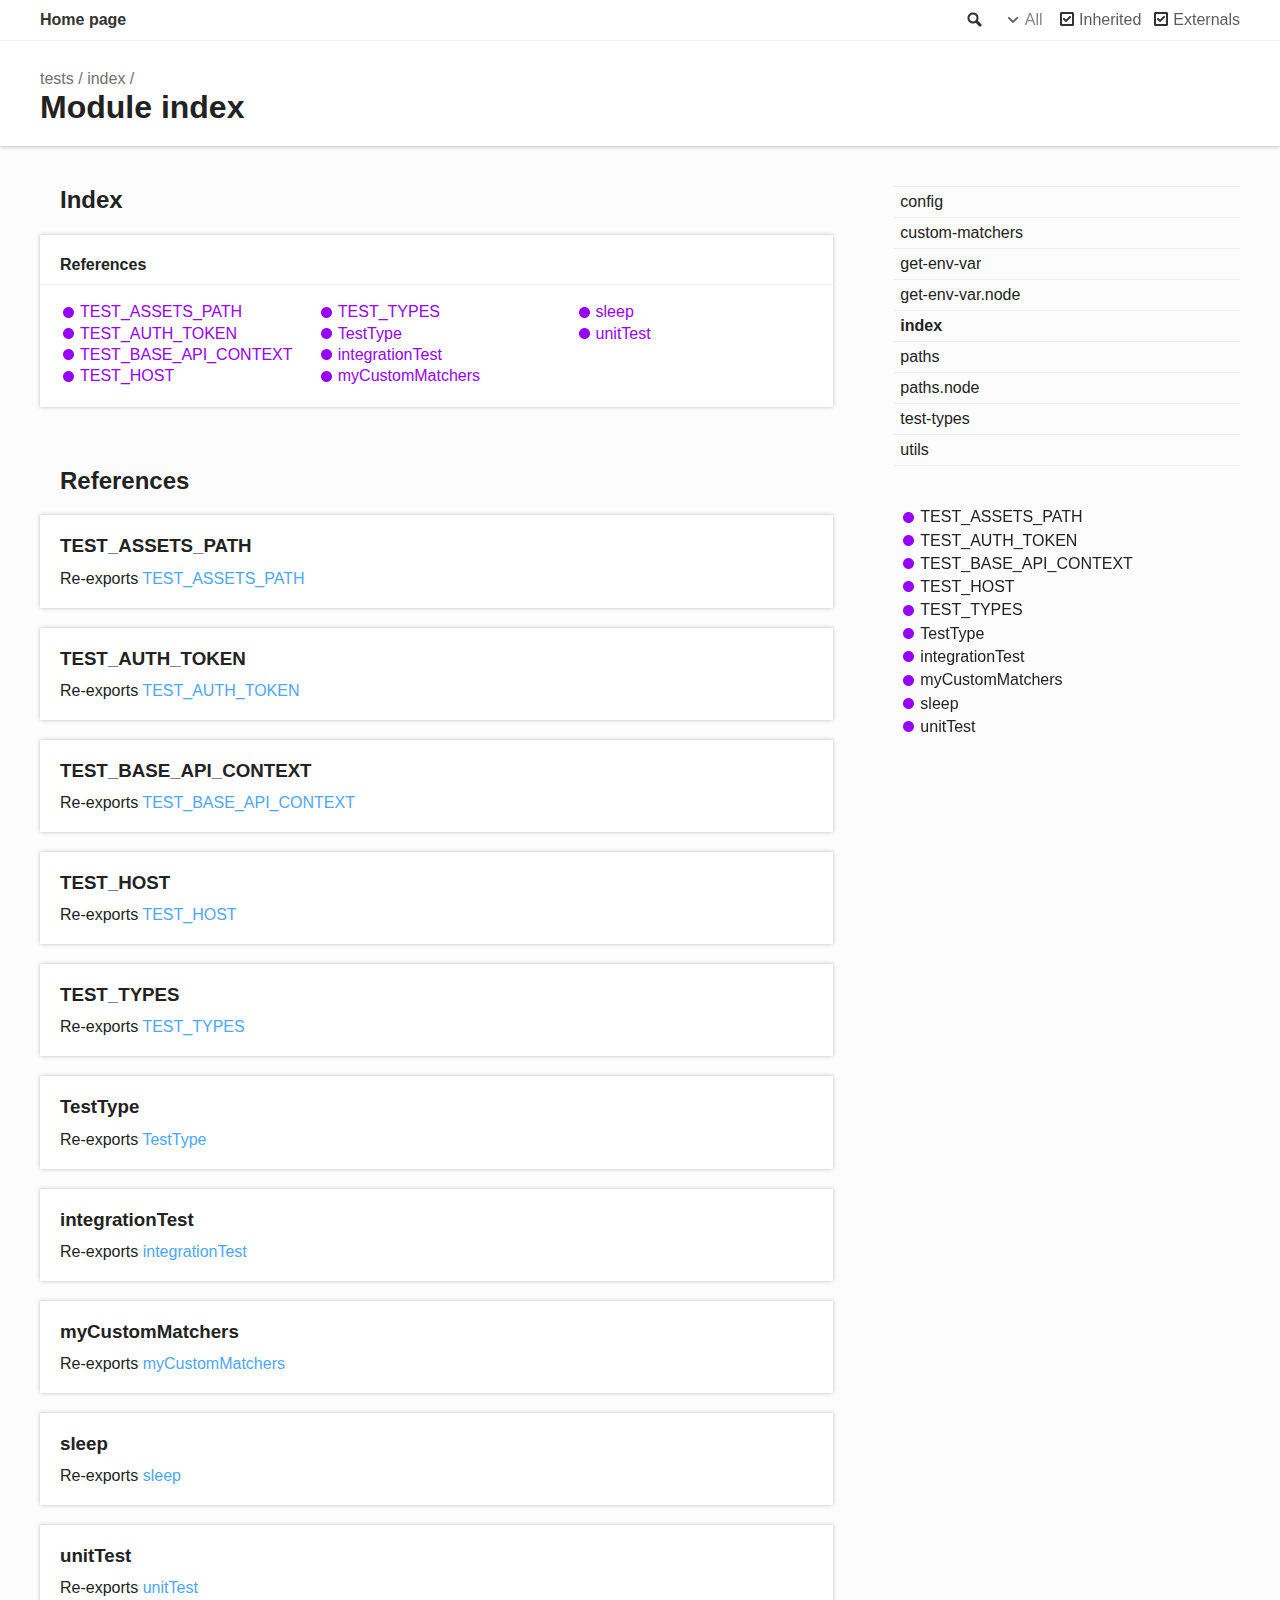
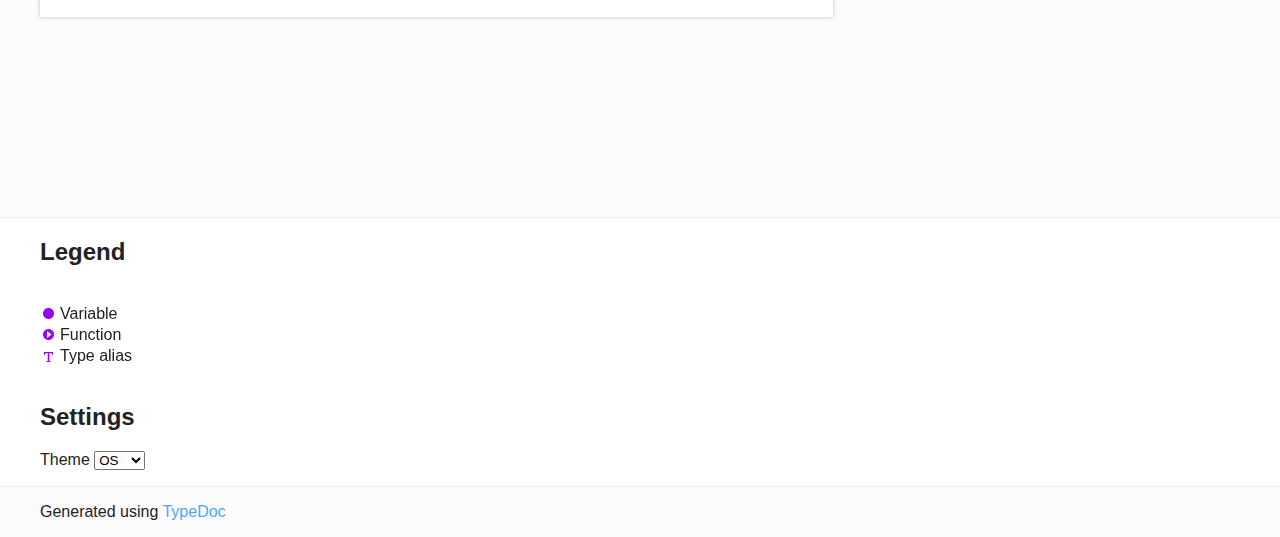
<file: docs/pages/tests/modules/index.html>
<!--
Copyright 2022 Gravwell, Inc. All rights reserved.
Contact: <legal@gravwell.io>

This software may be modified and distributed under the terms of the
MIT license. See the LICENSE file for details.
-->
<!DOCTYPE html>
<html class="default">
	<head>
		<meta charset="utf-8" />
		<meta http-equiv="x-ua-compatible" content="IE=edge" />
		<title>index | gravwell</title>
		<meta name="description" content="Documentation for gravwell" />
		<meta name="viewport" content="width=device-width, initial-scale=1" />
		<link rel="stylesheet" href="../assets/style.css" />
		<link rel="stylesheet" href="../assets/highlight.css" />
		<script async src="../assets/search.js" id="search-script"></script>
	</head>
	<body>
		<script>
			document.body.classList.add(localStorage.getItem('tsd-theme') || 'os');
		</script>
		<header>
			<div class="tsd-page-toolbar">
				<div class="container">
					<div class="table-wrap">
						<div class="table-cell" id="tsd-search" data-base="..">
							<div class="field">
								<label for="tsd-search-field" class="tsd-widget search no-caption">Search</label
								><input type="text" id="tsd-search-field" />
							</div>
							<ul class="results">
								<li class="state loading">Preparing search index...</li>
								<li class="state failure">The search index is not available</li>
							</ul>
							<a href="../index.html" class="title">gravwell</a>
						</div>
						<div class="table-cell" id="tsd-widgets">
							<div id="tsd-filter">
								<a href="#" class="tsd-widget options no-caption" data-toggle="options">Options</a>
								<div class="tsd-filter-group">
									<div class="tsd-select" id="tsd-filter-visibility">
										<span class="tsd-select-label">All</span>
										<ul class="tsd-select-list">
											<li data-value="public">Public</li>
											<li data-value="protected">Public/Protected</li>
											<li data-value="private" class="selected">All</li>
										</ul>
									</div>
									<input type="checkbox" id="tsd-filter-inherited" checked /><label
										class="tsd-widget"
										for="tsd-filter-inherited"
										>Inherited</label
									><input type="checkbox" id="tsd-filter-externals" checked /><label
										class="tsd-widget"
										for="tsd-filter-externals"
										>Externals</label
									>
								</div>
							</div>
							<a href="#" class="tsd-widget menu no-caption" data-toggle="menu">Menu</a>
						</div>
					</div>
				</div>
			</div>
			<div class="tsd-page-title">
				<div class="container">
					<ul class="tsd-breadcrumb">
						<li><a href="../modules.html">gravwell</a></li>
						<li><a href="index.html">index</a></li>
					</ul>
					<h1>Module index</h1>
				</div>
			</div>
		</header>
		<div class="container container-main">
			<div class="row">
				<div class="col-8 col-content">
					<section class="tsd-panel-group tsd-index-group">
						<h2>Index</h2>
						<section class="tsd-panel tsd-index-panel">
							<div class="tsd-index-content">
								<section class="tsd-index-section">
									<h3>References</h3>
									<ul class="tsd-index-list">
										<li class="tsd-kind-reference tsd-parent-kind-module">
											<a href="index.html#TEST_ASSETS_PATH" class="tsd-kind-icon">TEST_<wbr />ASSETS_<wbr />PATH</a>
										</li>
										<li class="tsd-kind-reference tsd-parent-kind-module">
											<a href="index.html#TEST_AUTH_TOKEN" class="tsd-kind-icon">TEST_<wbr />AUTH_<wbr />TOKEN</a>
										</li>
										<li class="tsd-kind-reference tsd-parent-kind-module">
											<a href="index.html#TEST_BASE_API_CONTEXT" class="tsd-kind-icon"
												>TEST_<wbr />BASE_<wbr />API_<wbr />CONTEXT</a
											>
										</li>
										<li class="tsd-kind-reference tsd-parent-kind-module">
											<a href="index.html#TEST_HOST" class="tsd-kind-icon">TEST_<wbr />HOST</a>
										</li>
										<li class="tsd-kind-reference tsd-parent-kind-module">
											<a href="index.html#TEST_TYPES" class="tsd-kind-icon">TEST_<wbr />TYPES</a>
										</li>
										<li class="tsd-kind-reference tsd-parent-kind-module">
											<a href="index.html#TestType" class="tsd-kind-icon">Test<wbr />Type</a>
										</li>
										<li class="tsd-kind-reference tsd-parent-kind-module">
											<a href="index.html#integrationTest" class="tsd-kind-icon">integration<wbr />Test</a>
										</li>
										<li class="tsd-kind-reference tsd-parent-kind-module">
											<a href="index.html#myCustomMatchers" class="tsd-kind-icon">my<wbr />Custom<wbr />Matchers</a>
										</li>
										<li class="tsd-kind-reference tsd-parent-kind-module">
											<a href="index.html#sleep" class="tsd-kind-icon">sleep</a>
										</li>
										<li class="tsd-kind-reference tsd-parent-kind-module">
											<a href="index.html#unitTest" class="tsd-kind-icon">unit<wbr />Test</a>
										</li>
									</ul>
								</section>
							</div>
						</section>
					</section>
					<section class="tsd-panel-group tsd-member-group">
						<h2>References</h2>
						<section class="tsd-panel tsd-member tsd-kind-reference tsd-parent-kind-module">
							<a id="TEST_ASSETS_PATH" class="tsd-anchor"></a>
							<h3 class="tsd-anchor-link">
								TEST_<wbr />ASSETS_<wbr />PATH<a href="#TEST_ASSETS_PATH" aria-label="Permalink" class="tsd-anchor-icon"
									><svg
										xmlns="http://www.w3.org/2000/svg"
										class="icon icon-tabler icon-tabler-link"
										viewBox="0 0 24 24"
										stroke-width="2"
										stroke="currentColor"
										fill="none"
										stroke-linecap="round"
										stroke-linejoin="round"
									>
										<path stroke="none" d="M0 0h24v24H0z" fill="none"></path>
										<path d="M10 14a3.5 3.5 0 0 0 5 0l4 -4a3.5 3.5 0 0 0 -5 -5l-.5 .5"></path>
										<path d="M14 10a3.5 3.5 0 0 0 -5 0l-4 4a3.5 3.5 0 0 0 5 5l.5 -.5"></path></svg
								></a>
							</h3>
							Re-exports <a href="paths.html#TEST_ASSETS_PATH">TEST_ASSETS_PATH</a>
						</section>
						<section class="tsd-panel tsd-member tsd-kind-reference tsd-parent-kind-module">
							<a id="TEST_AUTH_TOKEN" class="tsd-anchor"></a>
							<h3 class="tsd-anchor-link">
								TEST_<wbr />AUTH_<wbr />TOKEN<a href="#TEST_AUTH_TOKEN" aria-label="Permalink" class="tsd-anchor-icon"
									><svg
										xmlns="http://www.w3.org/2000/svg"
										class="icon icon-tabler icon-tabler-link"
										viewBox="0 0 24 24"
										stroke-width="2"
										stroke="currentColor"
										fill="none"
										stroke-linecap="round"
										stroke-linejoin="round"
									>
										<path stroke="none" d="M0 0h24v24H0z" fill="none"></path>
										<path d="M10 14a3.5 3.5 0 0 0 5 0l4 -4a3.5 3.5 0 0 0 -5 -5l-.5 .5"></path>
										<path d="M14 10a3.5 3.5 0 0 0 -5 0l-4 4a3.5 3.5 0 0 0 5 5l.5 -.5"></path></svg
								></a>
							</h3>
							Re-exports <a href="config.html#TEST_AUTH_TOKEN">TEST_AUTH_TOKEN</a>
						</section>
						<section class="tsd-panel tsd-member tsd-kind-reference tsd-parent-kind-module">
							<a id="TEST_BASE_API_CONTEXT" class="tsd-anchor"></a>
							<h3 class="tsd-anchor-link">
								TEST_<wbr />BASE_<wbr />API_<wbr />CONTEXT<a
									href="#TEST_BASE_API_CONTEXT"
									aria-label="Permalink"
									class="tsd-anchor-icon"
									><svg
										xmlns="http://www.w3.org/2000/svg"
										class="icon icon-tabler icon-tabler-link"
										viewBox="0 0 24 24"
										stroke-width="2"
										stroke="currentColor"
										fill="none"
										stroke-linecap="round"
										stroke-linejoin="round"
									>
										<path stroke="none" d="M0 0h24v24H0z" fill="none"></path>
										<path d="M10 14a3.5 3.5 0 0 0 5 0l4 -4a3.5 3.5 0 0 0 -5 -5l-.5 .5"></path>
										<path d="M14 10a3.5 3.5 0 0 0 -5 0l-4 4a3.5 3.5 0 0 0 5 5l.5 -.5"></path></svg
								></a>
							</h3>
							Re-exports <a href="config.html#TEST_BASE_API_CONTEXT">TEST_BASE_API_CONTEXT</a>
						</section>
						<section class="tsd-panel tsd-member tsd-kind-reference tsd-parent-kind-module">
							<a id="TEST_HOST" class="tsd-anchor"></a>
							<h3 class="tsd-anchor-link">
								TEST_<wbr />HOST<a href="#TEST_HOST" aria-label="Permalink" class="tsd-anchor-icon"
									><svg
										xmlns="http://www.w3.org/2000/svg"
										class="icon icon-tabler icon-tabler-link"
										viewBox="0 0 24 24"
										stroke-width="2"
										stroke="currentColor"
										fill="none"
										stroke-linecap="round"
										stroke-linejoin="round"
									>
										<path stroke="none" d="M0 0h24v24H0z" fill="none"></path>
										<path d="M10 14a3.5 3.5 0 0 0 5 0l4 -4a3.5 3.5 0 0 0 -5 -5l-.5 .5"></path>
										<path d="M14 10a3.5 3.5 0 0 0 -5 0l-4 4a3.5 3.5 0 0 0 5 5l.5 -.5"></path></svg
								></a>
							</h3>
							Re-exports <a href="config.html#TEST_HOST">TEST_HOST</a>
						</section>
						<section class="tsd-panel tsd-member tsd-kind-reference tsd-parent-kind-module">
							<a id="TEST_TYPES" class="tsd-anchor"></a>
							<h3 class="tsd-anchor-link">
								TEST_<wbr />TYPES<a href="#TEST_TYPES" aria-label="Permalink" class="tsd-anchor-icon"
									><svg
										xmlns="http://www.w3.org/2000/svg"
										class="icon icon-tabler icon-tabler-link"
										viewBox="0 0 24 24"
										stroke-width="2"
										stroke="currentColor"
										fill="none"
										stroke-linecap="round"
										stroke-linejoin="round"
									>
										<path stroke="none" d="M0 0h24v24H0z" fill="none"></path>
										<path d="M10 14a3.5 3.5 0 0 0 5 0l4 -4a3.5 3.5 0 0 0 -5 -5l-.5 .5"></path>
										<path d="M14 10a3.5 3.5 0 0 0 -5 0l-4 4a3.5 3.5 0 0 0 5 5l.5 -.5"></path></svg
								></a>
							</h3>
							Re-exports <a href="config.html#TEST_TYPES">TEST_TYPES</a>
						</section>
						<section class="tsd-panel tsd-member tsd-kind-reference tsd-parent-kind-module">
							<a id="TestType" class="tsd-anchor"></a>
							<h3 class="tsd-anchor-link">
								Test<wbr />Type<a href="#TestType" aria-label="Permalink" class="tsd-anchor-icon"
									><svg
										xmlns="http://www.w3.org/2000/svg"
										class="icon icon-tabler icon-tabler-link"
										viewBox="0 0 24 24"
										stroke-width="2"
										stroke="currentColor"
										fill="none"
										stroke-linecap="round"
										stroke-linejoin="round"
									>
										<path stroke="none" d="M0 0h24v24H0z" fill="none"></path>
										<path d="M10 14a3.5 3.5 0 0 0 5 0l4 -4a3.5 3.5 0 0 0 -5 -5l-.5 .5"></path>
										<path d="M14 10a3.5 3.5 0 0 0 -5 0l-4 4a3.5 3.5 0 0 0 5 5l.5 -.5"></path></svg
								></a>
							</h3>
							Re-exports <a href="config.html#TestType">TestType</a>
						</section>
						<section class="tsd-panel tsd-member tsd-kind-reference tsd-parent-kind-module">
							<a id="integrationTest" class="tsd-anchor"></a>
							<h3 class="tsd-anchor-link">
								integration<wbr />Test<a href="#integrationTest" aria-label="Permalink" class="tsd-anchor-icon"
									><svg
										xmlns="http://www.w3.org/2000/svg"
										class="icon icon-tabler icon-tabler-link"
										viewBox="0 0 24 24"
										stroke-width="2"
										stroke="currentColor"
										fill="none"
										stroke-linecap="round"
										stroke-linejoin="round"
									>
										<path stroke="none" d="M0 0h24v24H0z" fill="none"></path>
										<path d="M10 14a3.5 3.5 0 0 0 5 0l4 -4a3.5 3.5 0 0 0 -5 -5l-.5 .5"></path>
										<path d="M14 10a3.5 3.5 0 0 0 -5 0l-4 4a3.5 3.5 0 0 0 5 5l.5 -.5"></path></svg
								></a>
							</h3>
							Re-exports <a href="test_types.html#integrationTest">integrationTest</a>
						</section>
						<section class="tsd-panel tsd-member tsd-kind-reference tsd-parent-kind-module">
							<a id="myCustomMatchers" class="tsd-anchor"></a>
							<h3 class="tsd-anchor-link">
								my<wbr />Custom<wbr />Matchers<a href="#myCustomMatchers" aria-label="Permalink" class="tsd-anchor-icon"
									><svg
										xmlns="http://www.w3.org/2000/svg"
										class="icon icon-tabler icon-tabler-link"
										viewBox="0 0 24 24"
										stroke-width="2"
										stroke="currentColor"
										fill="none"
										stroke-linecap="round"
										stroke-linejoin="round"
									>
										<path stroke="none" d="M0 0h24v24H0z" fill="none"></path>
										<path d="M10 14a3.5 3.5 0 0 0 5 0l4 -4a3.5 3.5 0 0 0 -5 -5l-.5 .5"></path>
										<path d="M14 10a3.5 3.5 0 0 0 -5 0l-4 4a3.5 3.5 0 0 0 5 5l.5 -.5"></path></svg
								></a>
							</h3>
							Re-exports <a href="custom_matchers.html#myCustomMatchers">myCustomMatchers</a>
						</section>
						<section class="tsd-panel tsd-member tsd-kind-reference tsd-parent-kind-module">
							<a id="sleep" class="tsd-anchor"></a>
							<h3 class="tsd-anchor-link">
								sleep<a href="#sleep" aria-label="Permalink" class="tsd-anchor-icon"
									><svg
										xmlns="http://www.w3.org/2000/svg"
										class="icon icon-tabler icon-tabler-link"
										viewBox="0 0 24 24"
										stroke-width="2"
										stroke="currentColor"
										fill="none"
										stroke-linecap="round"
										stroke-linejoin="round"
									>
										<path stroke="none" d="M0 0h24v24H0z" fill="none"></path>
										<path d="M10 14a3.5 3.5 0 0 0 5 0l4 -4a3.5 3.5 0 0 0 -5 -5l-.5 .5"></path>
										<path d="M14 10a3.5 3.5 0 0 0 -5 0l-4 4a3.5 3.5 0 0 0 5 5l.5 -.5"></path></svg
								></a>
							</h3>
							Re-exports <a href="utils.html#sleep">sleep</a>
						</section>
						<section class="tsd-panel tsd-member tsd-kind-reference tsd-parent-kind-module">
							<a id="unitTest" class="tsd-anchor"></a>
							<h3 class="tsd-anchor-link">
								unit<wbr />Test<a href="#unitTest" aria-label="Permalink" class="tsd-anchor-icon"
									><svg
										xmlns="http://www.w3.org/2000/svg"
										class="icon icon-tabler icon-tabler-link"
										viewBox="0 0 24 24"
										stroke-width="2"
										stroke="currentColor"
										fill="none"
										stroke-linecap="round"
										stroke-linejoin="round"
									>
										<path stroke="none" d="M0 0h24v24H0z" fill="none"></path>
										<path d="M10 14a3.5 3.5 0 0 0 5 0l4 -4a3.5 3.5 0 0 0 -5 -5l-.5 .5"></path>
										<path d="M14 10a3.5 3.5 0 0 0 -5 0l-4 4a3.5 3.5 0 0 0 5 5l.5 -.5"></path></svg
								></a>
							</h3>
							Re-exports <a href="test_types.html#unitTest">unitTest</a>
						</section>
					</section>
				</div>
				<div class="col-4 col-menu menu-sticky-wrap menu-highlight">
					<nav class="tsd-navigation primary">
						<ul>
							<li class=""><a href="../modules.html">Modules</a></li>
							<li class="tsd-kind-module"><a href="config.html">config</a></li>
							<li class="tsd-kind-module">
								<a href="custom_matchers.html">custom-<wbr />matchers</a>
							</li>
							<li class="tsd-kind-module">
								<a href="get_env_var.html">get-<wbr />env-<wbr />var</a>
							</li>
							<li class="tsd-kind-module">
								<a href="get_env_var_node.html">get-<wbr />env-<wbr />var.node</a>
							</li>
							<li class="current tsd-kind-module"><a href="index.html">index</a></li>
							<li class="tsd-kind-module"><a href="paths.html">paths</a></li>
							<li class="tsd-kind-module"><a href="paths_node.html">paths.node</a></li>
							<li class="tsd-kind-module">
								<a href="test_types.html">test-<wbr />types</a>
							</li>
							<li class="tsd-kind-module"><a href="utils.html">utils</a></li>
						</ul>
					</nav>
					<nav class="tsd-navigation secondary menu-sticky">
						<ul>
							<li class="tsd-kind-reference tsd-parent-kind-module">
								<a href="index.html#TEST_ASSETS_PATH" class="tsd-kind-icon">TEST_<wbr />ASSETS_<wbr />PATH</a>
							</li>
							<li class="tsd-kind-reference tsd-parent-kind-module">
								<a href="index.html#TEST_AUTH_TOKEN" class="tsd-kind-icon">TEST_<wbr />AUTH_<wbr />TOKEN</a>
							</li>
							<li class="tsd-kind-reference tsd-parent-kind-module">
								<a href="index.html#TEST_BASE_API_CONTEXT" class="tsd-kind-icon"
									>TEST_<wbr />BASE_<wbr />API_<wbr />CONTEXT</a
								>
							</li>
							<li class="tsd-kind-reference tsd-parent-kind-module">
								<a href="index.html#TEST_HOST" class="tsd-kind-icon">TEST_<wbr />HOST</a>
							</li>
							<li class="tsd-kind-reference tsd-parent-kind-module">
								<a href="index.html#TEST_TYPES" class="tsd-kind-icon">TEST_<wbr />TYPES</a>
							</li>
							<li class="tsd-kind-reference tsd-parent-kind-module">
								<a href="index.html#TestType" class="tsd-kind-icon">Test<wbr />Type</a>
							</li>
							<li class="tsd-kind-reference tsd-parent-kind-module">
								<a href="index.html#integrationTest" class="tsd-kind-icon">integration<wbr />Test</a>
							</li>
							<li class="tsd-kind-reference tsd-parent-kind-module">
								<a href="index.html#myCustomMatchers" class="tsd-kind-icon">my<wbr />Custom<wbr />Matchers</a>
							</li>
							<li class="tsd-kind-reference tsd-parent-kind-module">
								<a href="index.html#sleep" class="tsd-kind-icon">sleep</a>
							</li>
							<li class="tsd-kind-reference tsd-parent-kind-module">
								<a href="index.html#unitTest" class="tsd-kind-icon">unit<wbr />Test</a>
							</li>
						</ul>
					</nav>
				</div>
			</div>
		</div>
		<footer class="with-border-bottom">
			<div class="container">
				<h2>Legend</h2>
				<div class="tsd-legend-group">
					<ul class="tsd-legend">
						<li class="tsd-kind-variable"><span class="tsd-kind-icon">Variable</span></li>
						<li class="tsd-kind-function"><span class="tsd-kind-icon">Function</span></li>
						<li class="tsd-kind-type-alias"><span class="tsd-kind-icon">Type alias</span></li>
					</ul>
				</div>
				<h2>Settings</h2>
				<p>
					Theme
					<select id="theme">
						<option value="os">OS</option>
						<option value="light">Light</option>
						<option value="dark">Dark</option>
					</select>
				</p>
			</div>
		</footer>
		<div class="container tsd-generator">
			<p>Generated using <a href="https://typedoc.org/" target="_blank">TypeDoc</a></p>
		</div>
		<div class="overlay"></div>
		<script src="../assets/main.js"></script>
	</body>
</html>

<script>
	const headerLinkElement = document.getElementsByClassName('title')[0];
	headerLinkElement.href = '../../../index.html';
	headerLinkElement.innerHTML = 'Home page';
</script>

<script>
	const modulesLinkElement = document.getElementsByClassName('primary')[0].children[0].children[0];
	modulesLinkElement.remove();
</script>

<script>
	const breadCrumbElement = document.getElementsByClassName('tsd-breadcrumb')[0].children[0].children[0];
	breadCrumbElement.innerHTML = 'tests';
	breadCrumbElement.href = '../index.html';
</script>
</file>
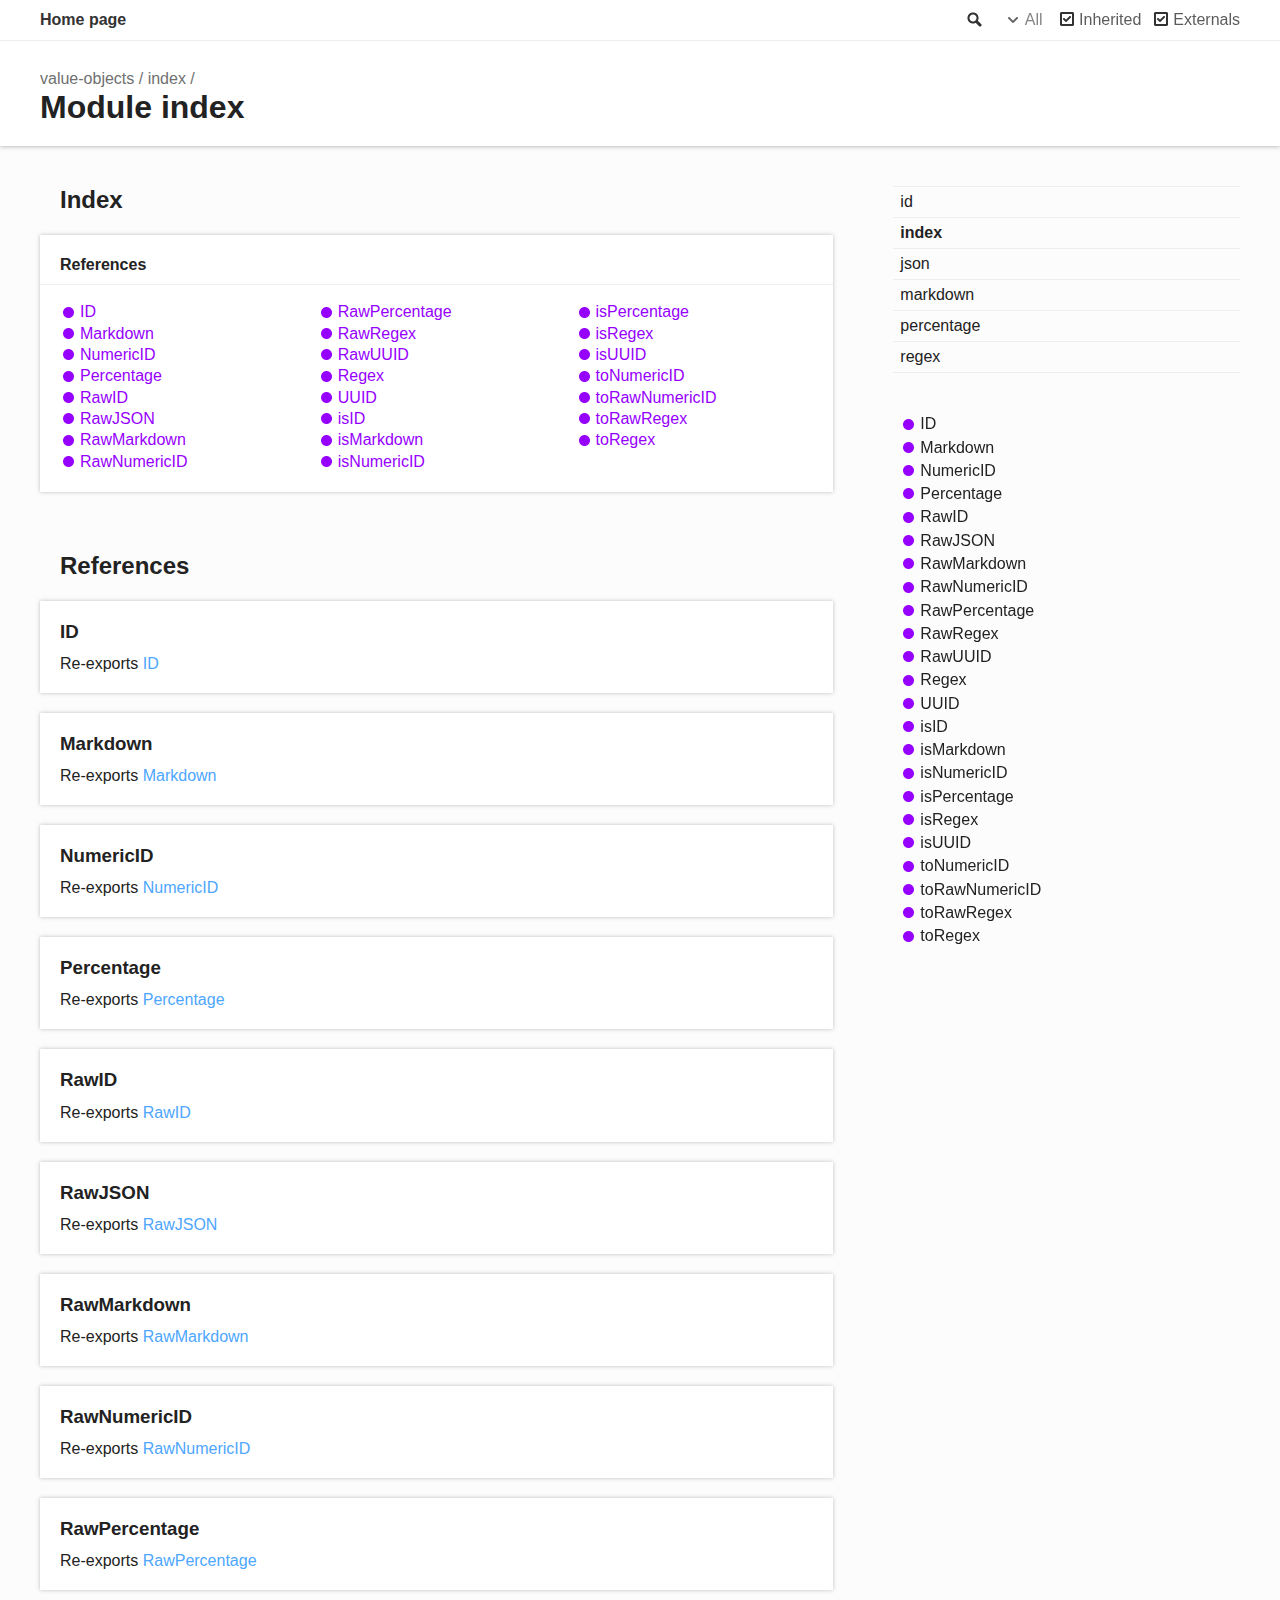
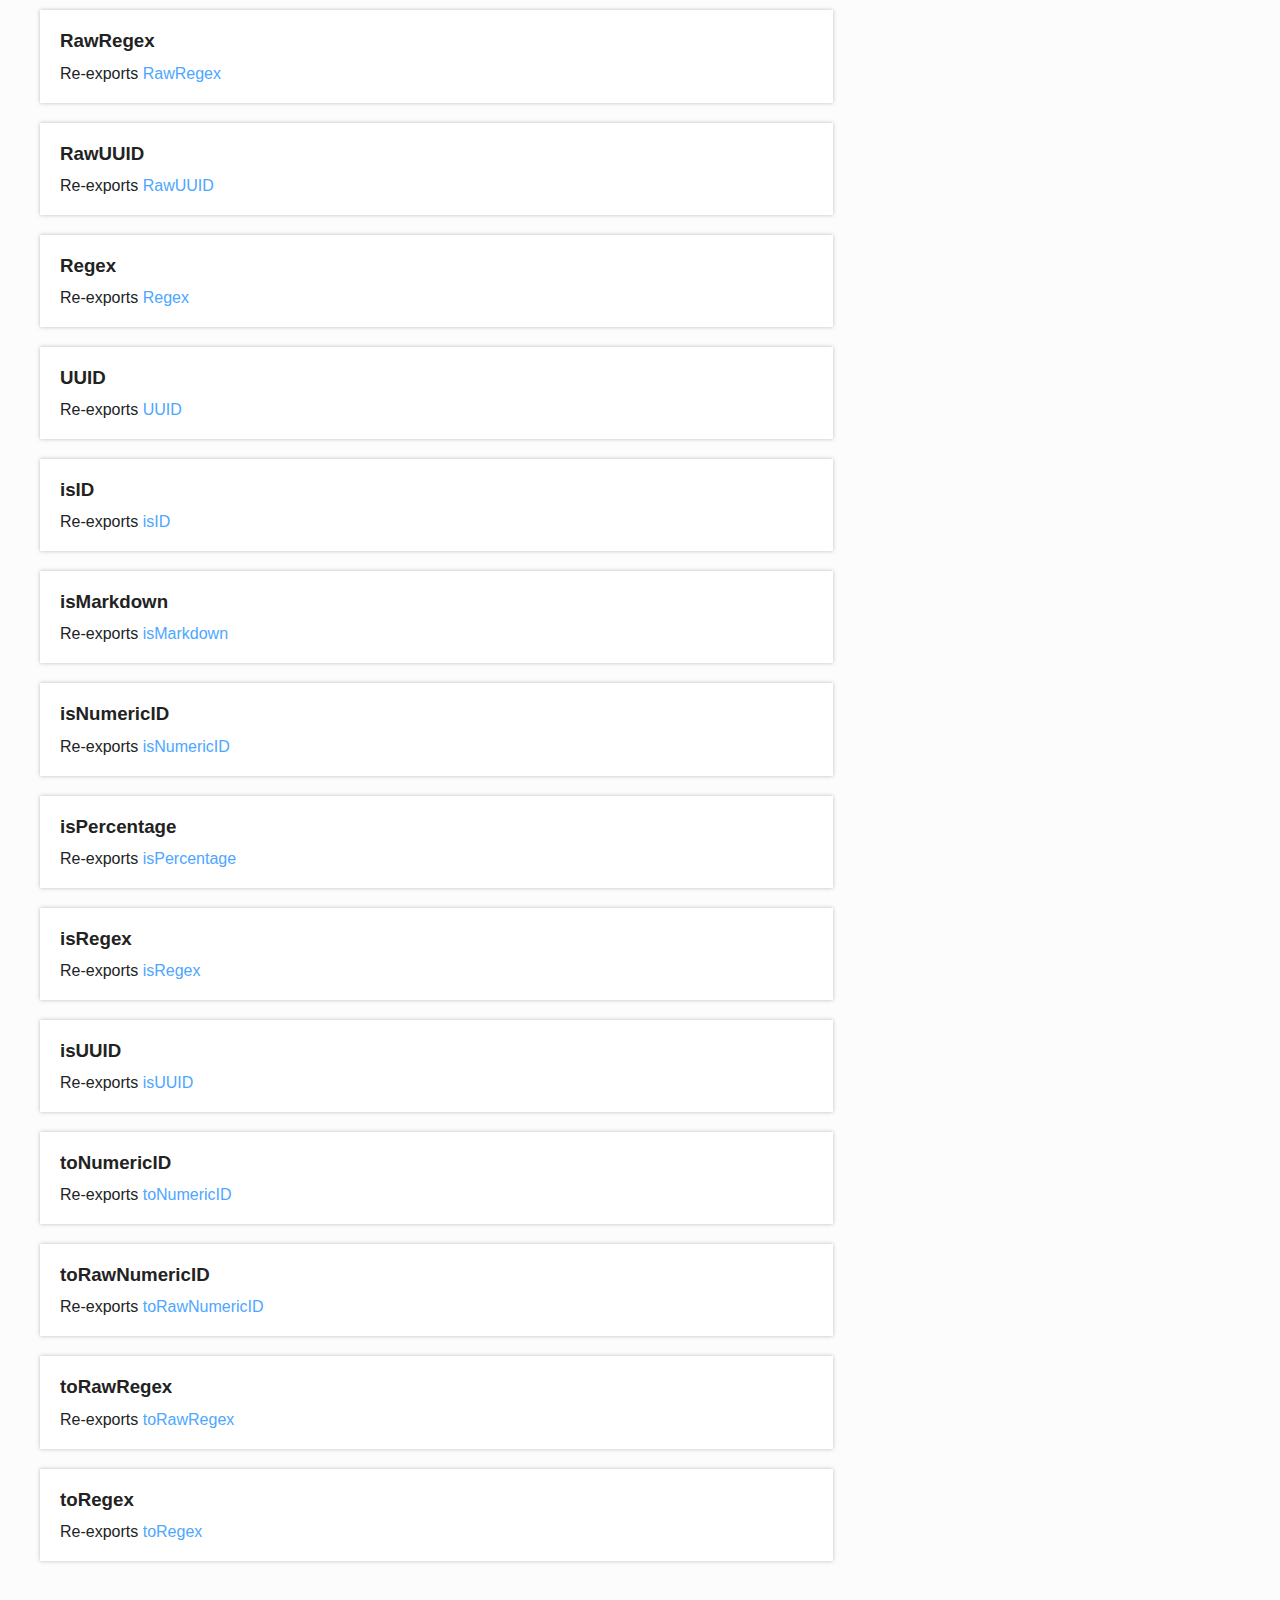
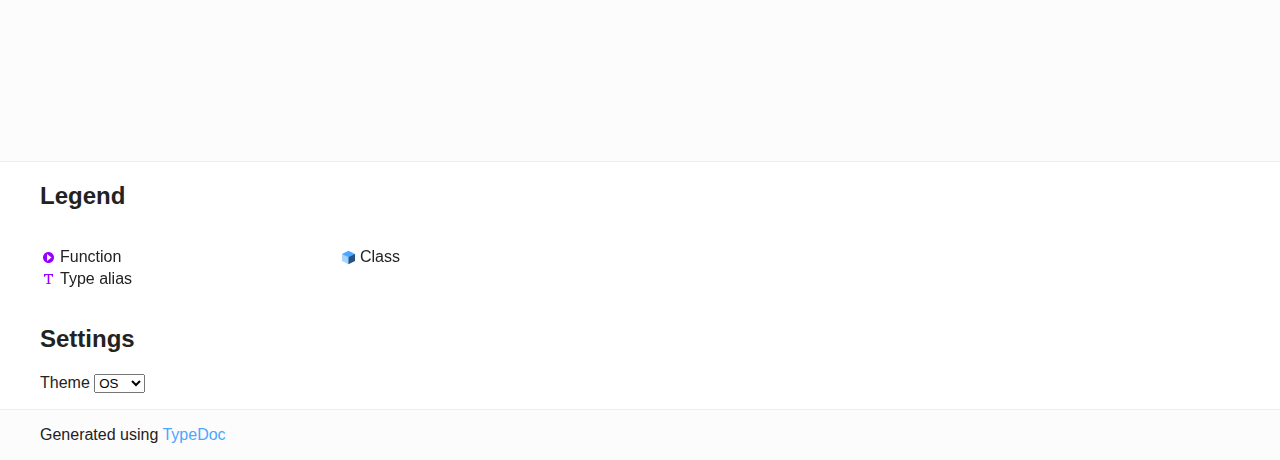
<file: docs/pages/value-objects/modules/index.html>
<!--
Copyright 2022 Gravwell, Inc. All rights reserved.
Contact: <legal@gravwell.io>

This software may be modified and distributed under the terms of the
MIT license. See the LICENSE file for details.
-->
<!DOCTYPE html>
<html class="default">
	<head>
		<meta charset="utf-8" />
		<meta http-equiv="x-ua-compatible" content="IE=edge" />
		<title>index | gravwell</title>
		<meta name="description" content="Documentation for gravwell" />
		<meta name="viewport" content="width=device-width, initial-scale=1" />
		<link rel="stylesheet" href="../assets/style.css" />
		<link rel="stylesheet" href="../assets/highlight.css" />
		<script async src="../assets/search.js" id="search-script"></script>
	</head>
	<body>
		<script>
			document.body.classList.add(localStorage.getItem('tsd-theme') || 'os');
		</script>
		<header>
			<div class="tsd-page-toolbar">
				<div class="container">
					<div class="table-wrap">
						<div class="table-cell" id="tsd-search" data-base="..">
							<div class="field">
								<label for="tsd-search-field" class="tsd-widget search no-caption">Search</label
								><input type="text" id="tsd-search-field" />
							</div>
							<ul class="results">
								<li class="state loading">Preparing search index...</li>
								<li class="state failure">The search index is not available</li>
							</ul>
							<a href="../index.html" class="title">gravwell</a>
						</div>
						<div class="table-cell" id="tsd-widgets">
							<div id="tsd-filter">
								<a href="#" class="tsd-widget options no-caption" data-toggle="options">Options</a>
								<div class="tsd-filter-group">
									<div class="tsd-select" id="tsd-filter-visibility">
										<span class="tsd-select-label">All</span>
										<ul class="tsd-select-list">
											<li data-value="public">Public</li>
											<li data-value="protected">Public/Protected</li>
											<li data-value="private" class="selected">All</li>
										</ul>
									</div>
									<input type="checkbox" id="tsd-filter-inherited" checked /><label
										class="tsd-widget"
										for="tsd-filter-inherited"
										>Inherited</label
									><input type="checkbox" id="tsd-filter-externals" checked /><label
										class="tsd-widget"
										for="tsd-filter-externals"
										>Externals</label
									>
								</div>
							</div>
							<a href="#" class="tsd-widget menu no-caption" data-toggle="menu">Menu</a>
						</div>
					</div>
				</div>
			</div>
			<div class="tsd-page-title">
				<div class="container">
					<ul class="tsd-breadcrumb">
						<li><a href="../modules.html">gravwell</a></li>
						<li><a href="index.html">index</a></li>
					</ul>
					<h1>Module index</h1>
				</div>
			</div>
		</header>
		<div class="container container-main">
			<div class="row">
				<div class="col-8 col-content">
					<section class="tsd-panel-group tsd-index-group">
						<h2>Index</h2>
						<section class="tsd-panel tsd-index-panel">
							<div class="tsd-index-content">
								<section class="tsd-index-section">
									<h3>References</h3>
									<ul class="tsd-index-list">
										<li class="tsd-kind-reference tsd-parent-kind-module">
											<a href="index.html#ID" class="tsd-kind-icon">ID</a>
										</li>
										<li class="tsd-kind-reference tsd-parent-kind-module">
											<a href="index.html#Markdown" class="tsd-kind-icon">Markdown</a>
										</li>
										<li class="tsd-kind-reference tsd-parent-kind-module">
											<a href="index.html#NumericID" class="tsd-kind-icon">NumericID</a>
										</li>
										<li class="tsd-kind-reference tsd-parent-kind-module">
											<a href="index.html#Percentage" class="tsd-kind-icon">Percentage</a>
										</li>
										<li class="tsd-kind-reference tsd-parent-kind-module">
											<a href="index.html#RawID" class="tsd-kind-icon">RawID</a>
										</li>
										<li class="tsd-kind-reference tsd-parent-kind-module">
											<a href="index.html#RawJSON" class="tsd-kind-icon">RawJSON</a>
										</li>
										<li class="tsd-kind-reference tsd-parent-kind-module">
											<a href="index.html#RawMarkdown" class="tsd-kind-icon">Raw<wbr />Markdown</a>
										</li>
										<li class="tsd-kind-reference tsd-parent-kind-module">
											<a href="index.html#RawNumericID" class="tsd-kind-icon">Raw<wbr />NumericID</a>
										</li>
										<li class="tsd-kind-reference tsd-parent-kind-module">
											<a href="index.html#RawPercentage" class="tsd-kind-icon">Raw<wbr />Percentage</a>
										</li>
										<li class="tsd-kind-reference tsd-parent-kind-module">
											<a href="index.html#RawRegex" class="tsd-kind-icon">Raw<wbr />Regex</a>
										</li>
										<li class="tsd-kind-reference tsd-parent-kind-module">
											<a href="index.html#RawUUID" class="tsd-kind-icon">RawUUID</a>
										</li>
										<li class="tsd-kind-reference tsd-parent-kind-module">
											<a href="index.html#Regex" class="tsd-kind-icon">Regex</a>
										</li>
										<li class="tsd-kind-reference tsd-parent-kind-module">
											<a href="index.html#UUID" class="tsd-kind-icon">UUID</a>
										</li>
										<li class="tsd-kind-reference tsd-parent-kind-module">
											<a href="index.html#isID" class="tsd-kind-icon">isID</a>
										</li>
										<li class="tsd-kind-reference tsd-parent-kind-module">
											<a href="index.html#isMarkdown" class="tsd-kind-icon">is<wbr />Markdown</a>
										</li>
										<li class="tsd-kind-reference tsd-parent-kind-module">
											<a href="index.html#isNumericID" class="tsd-kind-icon">is<wbr />NumericID</a>
										</li>
										<li class="tsd-kind-reference tsd-parent-kind-module">
											<a href="index.html#isPercentage" class="tsd-kind-icon">is<wbr />Percentage</a>
										</li>
										<li class="tsd-kind-reference tsd-parent-kind-module">
											<a href="index.html#isRegex" class="tsd-kind-icon">is<wbr />Regex</a>
										</li>
										<li class="tsd-kind-reference tsd-parent-kind-module">
											<a href="index.html#isUUID" class="tsd-kind-icon">isUUID</a>
										</li>
										<li class="tsd-kind-reference tsd-parent-kind-module">
											<a href="index.html#toNumericID" class="tsd-kind-icon">to<wbr />NumericID</a>
										</li>
										<li class="tsd-kind-reference tsd-parent-kind-module">
											<a href="index.html#toRawNumericID" class="tsd-kind-icon">to<wbr />Raw<wbr />NumericID</a>
										</li>
										<li class="tsd-kind-reference tsd-parent-kind-module">
											<a href="index.html#toRawRegex" class="tsd-kind-icon">to<wbr />Raw<wbr />Regex</a>
										</li>
										<li class="tsd-kind-reference tsd-parent-kind-module">
											<a href="index.html#toRegex" class="tsd-kind-icon">to<wbr />Regex</a>
										</li>
									</ul>
								</section>
							</div>
						</section>
					</section>
					<section class="tsd-panel-group tsd-member-group">
						<h2>References</h2>
						<section class="tsd-panel tsd-member tsd-kind-reference tsd-parent-kind-module">
							<a id="ID" class="tsd-anchor"></a>
							<h3 class="tsd-anchor-link">
								ID<a href="#ID" aria-label="Permalink" class="tsd-anchor-icon"
									><svg
										xmlns="http://www.w3.org/2000/svg"
										class="icon icon-tabler icon-tabler-link"
										viewBox="0 0 24 24"
										stroke-width="2"
										stroke="currentColor"
										fill="none"
										stroke-linecap="round"
										stroke-linejoin="round"
									>
										<path stroke="none" d="M0 0h24v24H0z" fill="none"></path>
										<path d="M10 14a3.5 3.5 0 0 0 5 0l4 -4a3.5 3.5 0 0 0 -5 -5l-.5 .5"></path>
										<path d="M14 10a3.5 3.5 0 0 0 -5 0l-4 4a3.5 3.5 0 0 0 5 5l.5 -.5"></path></svg
								></a>
							</h3>
							Re-exports <a href="id.html#ID">ID</a>
						</section>
						<section class="tsd-panel tsd-member tsd-kind-reference tsd-parent-kind-module">
							<a id="Markdown" class="tsd-anchor"></a>
							<h3 class="tsd-anchor-link">
								Markdown<a href="#Markdown" aria-label="Permalink" class="tsd-anchor-icon"
									><svg
										xmlns="http://www.w3.org/2000/svg"
										class="icon icon-tabler icon-tabler-link"
										viewBox="0 0 24 24"
										stroke-width="2"
										stroke="currentColor"
										fill="none"
										stroke-linecap="round"
										stroke-linejoin="round"
									>
										<path stroke="none" d="M0 0h24v24H0z" fill="none"></path>
										<path d="M10 14a3.5 3.5 0 0 0 5 0l4 -4a3.5 3.5 0 0 0 -5 -5l-.5 .5"></path>
										<path d="M14 10a3.5 3.5 0 0 0 -5 0l-4 4a3.5 3.5 0 0 0 5 5l.5 -.5"></path></svg
								></a>
							</h3>
							Re-exports <a href="markdown.html#Markdown">Markdown</a>
						</section>
						<section class="tsd-panel tsd-member tsd-kind-reference tsd-parent-kind-module">
							<a id="NumericID" class="tsd-anchor"></a>
							<h3 class="tsd-anchor-link">
								NumericID<a href="#NumericID" aria-label="Permalink" class="tsd-anchor-icon"
									><svg
										xmlns="http://www.w3.org/2000/svg"
										class="icon icon-tabler icon-tabler-link"
										viewBox="0 0 24 24"
										stroke-width="2"
										stroke="currentColor"
										fill="none"
										stroke-linecap="round"
										stroke-linejoin="round"
									>
										<path stroke="none" d="M0 0h24v24H0z" fill="none"></path>
										<path d="M10 14a3.5 3.5 0 0 0 5 0l4 -4a3.5 3.5 0 0 0 -5 -5l-.5 .5"></path>
										<path d="M14 10a3.5 3.5 0 0 0 -5 0l-4 4a3.5 3.5 0 0 0 5 5l.5 -.5"></path></svg
								></a>
							</h3>
							Re-exports <a href="id.html#NumericID">NumericID</a>
						</section>
						<section class="tsd-panel tsd-member tsd-kind-reference tsd-parent-kind-module">
							<a id="Percentage" class="tsd-anchor"></a>
							<h3 class="tsd-anchor-link">
								Percentage<a href="#Percentage" aria-label="Permalink" class="tsd-anchor-icon"
									><svg
										xmlns="http://www.w3.org/2000/svg"
										class="icon icon-tabler icon-tabler-link"
										viewBox="0 0 24 24"
										stroke-width="2"
										stroke="currentColor"
										fill="none"
										stroke-linecap="round"
										stroke-linejoin="round"
									>
										<path stroke="none" d="M0 0h24v24H0z" fill="none"></path>
										<path d="M10 14a3.5 3.5 0 0 0 5 0l4 -4a3.5 3.5 0 0 0 -5 -5l-.5 .5"></path>
										<path d="M14 10a3.5 3.5 0 0 0 -5 0l-4 4a3.5 3.5 0 0 0 5 5l.5 -.5"></path></svg
								></a>
							</h3>
							Re-exports <a href="../classes/percentage.Percentage.html">Percentage</a>
						</section>
						<section class="tsd-panel tsd-member tsd-kind-reference tsd-parent-kind-module">
							<a id="RawID" class="tsd-anchor"></a>
							<h3 class="tsd-anchor-link">
								RawID<a href="#RawID" aria-label="Permalink" class="tsd-anchor-icon"
									><svg
										xmlns="http://www.w3.org/2000/svg"
										class="icon icon-tabler icon-tabler-link"
										viewBox="0 0 24 24"
										stroke-width="2"
										stroke="currentColor"
										fill="none"
										stroke-linecap="round"
										stroke-linejoin="round"
									>
										<path stroke="none" d="M0 0h24v24H0z" fill="none"></path>
										<path d="M10 14a3.5 3.5 0 0 0 5 0l4 -4a3.5 3.5 0 0 0 -5 -5l-.5 .5"></path>
										<path d="M14 10a3.5 3.5 0 0 0 -5 0l-4 4a3.5 3.5 0 0 0 5 5l.5 -.5"></path></svg
								></a>
							</h3>
							Re-exports <a href="id.html#RawID">RawID</a>
						</section>
						<section class="tsd-panel tsd-member tsd-kind-reference tsd-parent-kind-module">
							<a id="RawJSON" class="tsd-anchor"></a>
							<h3 class="tsd-anchor-link">
								RawJSON<a href="#RawJSON" aria-label="Permalink" class="tsd-anchor-icon"
									><svg
										xmlns="http://www.w3.org/2000/svg"
										class="icon icon-tabler icon-tabler-link"
										viewBox="0 0 24 24"
										stroke-width="2"
										stroke="currentColor"
										fill="none"
										stroke-linecap="round"
										stroke-linejoin="round"
									>
										<path stroke="none" d="M0 0h24v24H0z" fill="none"></path>
										<path d="M10 14a3.5 3.5 0 0 0 5 0l4 -4a3.5 3.5 0 0 0 -5 -5l-.5 .5"></path>
										<path d="M14 10a3.5 3.5 0 0 0 -5 0l-4 4a3.5 3.5 0 0 0 5 5l.5 -.5"></path></svg
								></a>
							</h3>
							Re-exports <a href="json.html#RawJSON">RawJSON</a>
						</section>
						<section class="tsd-panel tsd-member tsd-kind-reference tsd-parent-kind-module">
							<a id="RawMarkdown" class="tsd-anchor"></a>
							<h3 class="tsd-anchor-link">
								Raw<wbr />Markdown<a href="#RawMarkdown" aria-label="Permalink" class="tsd-anchor-icon"
									><svg
										xmlns="http://www.w3.org/2000/svg"
										class="icon icon-tabler icon-tabler-link"
										viewBox="0 0 24 24"
										stroke-width="2"
										stroke="currentColor"
										fill="none"
										stroke-linecap="round"
										stroke-linejoin="round"
									>
										<path stroke="none" d="M0 0h24v24H0z" fill="none"></path>
										<path d="M10 14a3.5 3.5 0 0 0 5 0l4 -4a3.5 3.5 0 0 0 -5 -5l-.5 .5"></path>
										<path d="M14 10a3.5 3.5 0 0 0 -5 0l-4 4a3.5 3.5 0 0 0 5 5l.5 -.5"></path></svg
								></a>
							</h3>
							Re-exports <a href="markdown.html#RawMarkdown">RawMarkdown</a>
						</section>
						<section class="tsd-panel tsd-member tsd-kind-reference tsd-parent-kind-module">
							<a id="RawNumericID" class="tsd-anchor"></a>
							<h3 class="tsd-anchor-link">
								Raw<wbr />NumericID<a href="#RawNumericID" aria-label="Permalink" class="tsd-anchor-icon"
									><svg
										xmlns="http://www.w3.org/2000/svg"
										class="icon icon-tabler icon-tabler-link"
										viewBox="0 0 24 24"
										stroke-width="2"
										stroke="currentColor"
										fill="none"
										stroke-linecap="round"
										stroke-linejoin="round"
									>
										<path stroke="none" d="M0 0h24v24H0z" fill="none"></path>
										<path d="M10 14a3.5 3.5 0 0 0 5 0l4 -4a3.5 3.5 0 0 0 -5 -5l-.5 .5"></path>
										<path d="M14 10a3.5 3.5 0 0 0 -5 0l-4 4a3.5 3.5 0 0 0 5 5l.5 -.5"></path></svg
								></a>
							</h3>
							Re-exports <a href="id.html#RawNumericID">RawNumericID</a>
						</section>
						<section class="tsd-panel tsd-member tsd-kind-reference tsd-parent-kind-module">
							<a id="RawPercentage" class="tsd-anchor"></a>
							<h3 class="tsd-anchor-link">
								Raw<wbr />Percentage<a href="#RawPercentage" aria-label="Permalink" class="tsd-anchor-icon"
									><svg
										xmlns="http://www.w3.org/2000/svg"
										class="icon icon-tabler icon-tabler-link"
										viewBox="0 0 24 24"
										stroke-width="2"
										stroke="currentColor"
										fill="none"
										stroke-linecap="round"
										stroke-linejoin="round"
									>
										<path stroke="none" d="M0 0h24v24H0z" fill="none"></path>
										<path d="M10 14a3.5 3.5 0 0 0 5 0l4 -4a3.5 3.5 0 0 0 -5 -5l-.5 .5"></path>
										<path d="M14 10a3.5 3.5 0 0 0 -5 0l-4 4a3.5 3.5 0 0 0 5 5l.5 -.5"></path></svg
								></a>
							</h3>
							Re-exports <a href="percentage.html#RawPercentage">RawPercentage</a>
						</section>
						<section class="tsd-panel tsd-member tsd-kind-reference tsd-parent-kind-module">
							<a id="RawRegex" class="tsd-anchor"></a>
							<h3 class="tsd-anchor-link">
								Raw<wbr />Regex<a href="#RawRegex" aria-label="Permalink" class="tsd-anchor-icon"
									><svg
										xmlns="http://www.w3.org/2000/svg"
										class="icon icon-tabler icon-tabler-link"
										viewBox="0 0 24 24"
										stroke-width="2"
										stroke="currentColor"
										fill="none"
										stroke-linecap="round"
										stroke-linejoin="round"
									>
										<path stroke="none" d="M0 0h24v24H0z" fill="none"></path>
										<path d="M10 14a3.5 3.5 0 0 0 5 0l4 -4a3.5 3.5 0 0 0 -5 -5l-.5 .5"></path>
										<path d="M14 10a3.5 3.5 0 0 0 -5 0l-4 4a3.5 3.5 0 0 0 5 5l.5 -.5"></path></svg
								></a>
							</h3>
							Re-exports <a href="regex.html#RawRegex">RawRegex</a>
						</section>
						<section class="tsd-panel tsd-member tsd-kind-reference tsd-parent-kind-module">
							<a id="RawUUID" class="tsd-anchor"></a>
							<h3 class="tsd-anchor-link">
								RawUUID<a href="#RawUUID" aria-label="Permalink" class="tsd-anchor-icon"
									><svg
										xmlns="http://www.w3.org/2000/svg"
										class="icon icon-tabler icon-tabler-link"
										viewBox="0 0 24 24"
										stroke-width="2"
										stroke="currentColor"
										fill="none"
										stroke-linecap="round"
										stroke-linejoin="round"
									>
										<path stroke="none" d="M0 0h24v24H0z" fill="none"></path>
										<path d="M10 14a3.5 3.5 0 0 0 5 0l4 -4a3.5 3.5 0 0 0 -5 -5l-.5 .5"></path>
										<path d="M14 10a3.5 3.5 0 0 0 -5 0l-4 4a3.5 3.5 0 0 0 5 5l.5 -.5"></path></svg
								></a>
							</h3>
							Re-exports <a href="id.html#RawUUID">RawUUID</a>
						</section>
						<section class="tsd-panel tsd-member tsd-kind-reference tsd-parent-kind-module">
							<a id="Regex" class="tsd-anchor"></a>
							<h3 class="tsd-anchor-link">
								Regex<a href="#Regex" aria-label="Permalink" class="tsd-anchor-icon"
									><svg
										xmlns="http://www.w3.org/2000/svg"
										class="icon icon-tabler icon-tabler-link"
										viewBox="0 0 24 24"
										stroke-width="2"
										stroke="currentColor"
										fill="none"
										stroke-linecap="round"
										stroke-linejoin="round"
									>
										<path stroke="none" d="M0 0h24v24H0z" fill="none"></path>
										<path d="M10 14a3.5 3.5 0 0 0 5 0l4 -4a3.5 3.5 0 0 0 -5 -5l-.5 .5"></path>
										<path d="M14 10a3.5 3.5 0 0 0 -5 0l-4 4a3.5 3.5 0 0 0 5 5l.5 -.5"></path></svg
								></a>
							</h3>
							Re-exports <a href="regex.html#Regex">Regex</a>
						</section>
						<section class="tsd-panel tsd-member tsd-kind-reference tsd-parent-kind-module">
							<a id="UUID" class="tsd-anchor"></a>
							<h3 class="tsd-anchor-link">
								UUID<a href="#UUID" aria-label="Permalink" class="tsd-anchor-icon"
									><svg
										xmlns="http://www.w3.org/2000/svg"
										class="icon icon-tabler icon-tabler-link"
										viewBox="0 0 24 24"
										stroke-width="2"
										stroke="currentColor"
										fill="none"
										stroke-linecap="round"
										stroke-linejoin="round"
									>
										<path stroke="none" d="M0 0h24v24H0z" fill="none"></path>
										<path d="M10 14a3.5 3.5 0 0 0 5 0l4 -4a3.5 3.5 0 0 0 -5 -5l-.5 .5"></path>
										<path d="M14 10a3.5 3.5 0 0 0 -5 0l-4 4a3.5 3.5 0 0 0 5 5l.5 -.5"></path></svg
								></a>
							</h3>
							Re-exports <a href="id.html#UUID">UUID</a>
						</section>
						<section class="tsd-panel tsd-member tsd-kind-reference tsd-parent-kind-module">
							<a id="isID" class="tsd-anchor"></a>
							<h3 class="tsd-anchor-link">
								isID<a href="#isID" aria-label="Permalink" class="tsd-anchor-icon"
									><svg
										xmlns="http://www.w3.org/2000/svg"
										class="icon icon-tabler icon-tabler-link"
										viewBox="0 0 24 24"
										stroke-width="2"
										stroke="currentColor"
										fill="none"
										stroke-linecap="round"
										stroke-linejoin="round"
									>
										<path stroke="none" d="M0 0h24v24H0z" fill="none"></path>
										<path d="M10 14a3.5 3.5 0 0 0 5 0l4 -4a3.5 3.5 0 0 0 -5 -5l-.5 .5"></path>
										<path d="M14 10a3.5 3.5 0 0 0 -5 0l-4 4a3.5 3.5 0 0 0 5 5l.5 -.5"></path></svg
								></a>
							</h3>
							Re-exports <a href="id.html#isID">isID</a>
						</section>
						<section class="tsd-panel tsd-member tsd-kind-reference tsd-parent-kind-module">
							<a id="isMarkdown" class="tsd-anchor"></a>
							<h3 class="tsd-anchor-link">
								is<wbr />Markdown<a href="#isMarkdown" aria-label="Permalink" class="tsd-anchor-icon"
									><svg
										xmlns="http://www.w3.org/2000/svg"
										class="icon icon-tabler icon-tabler-link"
										viewBox="0 0 24 24"
										stroke-width="2"
										stroke="currentColor"
										fill="none"
										stroke-linecap="round"
										stroke-linejoin="round"
									>
										<path stroke="none" d="M0 0h24v24H0z" fill="none"></path>
										<path d="M10 14a3.5 3.5 0 0 0 5 0l4 -4a3.5 3.5 0 0 0 -5 -5l-.5 .5"></path>
										<path d="M14 10a3.5 3.5 0 0 0 -5 0l-4 4a3.5 3.5 0 0 0 5 5l.5 -.5"></path></svg
								></a>
							</h3>
							Re-exports <a href="markdown.html#isMarkdown">isMarkdown</a>
						</section>
						<section class="tsd-panel tsd-member tsd-kind-reference tsd-parent-kind-module">
							<a id="isNumericID" class="tsd-anchor"></a>
							<h3 class="tsd-anchor-link">
								is<wbr />NumericID<a href="#isNumericID" aria-label="Permalink" class="tsd-anchor-icon"
									><svg
										xmlns="http://www.w3.org/2000/svg"
										class="icon icon-tabler icon-tabler-link"
										viewBox="0 0 24 24"
										stroke-width="2"
										stroke="currentColor"
										fill="none"
										stroke-linecap="round"
										stroke-linejoin="round"
									>
										<path stroke="none" d="M0 0h24v24H0z" fill="none"></path>
										<path d="M10 14a3.5 3.5 0 0 0 5 0l4 -4a3.5 3.5 0 0 0 -5 -5l-.5 .5"></path>
										<path d="M14 10a3.5 3.5 0 0 0 -5 0l-4 4a3.5 3.5 0 0 0 5 5l.5 -.5"></path></svg
								></a>
							</h3>
							Re-exports <a href="id.html#isNumericID">isNumericID</a>
						</section>
						<section class="tsd-panel tsd-member tsd-kind-reference tsd-parent-kind-module">
							<a id="isPercentage" class="tsd-anchor"></a>
							<h3 class="tsd-anchor-link">
								is<wbr />Percentage<a href="#isPercentage" aria-label="Permalink" class="tsd-anchor-icon"
									><svg
										xmlns="http://www.w3.org/2000/svg"
										class="icon icon-tabler icon-tabler-link"
										viewBox="0 0 24 24"
										stroke-width="2"
										stroke="currentColor"
										fill="none"
										stroke-linecap="round"
										stroke-linejoin="round"
									>
										<path stroke="none" d="M0 0h24v24H0z" fill="none"></path>
										<path d="M10 14a3.5 3.5 0 0 0 5 0l4 -4a3.5 3.5 0 0 0 -5 -5l-.5 .5"></path>
										<path d="M14 10a3.5 3.5 0 0 0 -5 0l-4 4a3.5 3.5 0 0 0 5 5l.5 -.5"></path></svg
								></a>
							</h3>
							Re-exports <a href="percentage.html#isPercentage">isPercentage</a>
						</section>
						<section class="tsd-panel tsd-member tsd-kind-reference tsd-parent-kind-module">
							<a id="isRegex" class="tsd-anchor"></a>
							<h3 class="tsd-anchor-link">
								is<wbr />Regex<a href="#isRegex" aria-label="Permalink" class="tsd-anchor-icon"
									><svg
										xmlns="http://www.w3.org/2000/svg"
										class="icon icon-tabler icon-tabler-link"
										viewBox="0 0 24 24"
										stroke-width="2"
										stroke="currentColor"
										fill="none"
										stroke-linecap="round"
										stroke-linejoin="round"
									>
										<path stroke="none" d="M0 0h24v24H0z" fill="none"></path>
										<path d="M10 14a3.5 3.5 0 0 0 5 0l4 -4a3.5 3.5 0 0 0 -5 -5l-.5 .5"></path>
										<path d="M14 10a3.5 3.5 0 0 0 -5 0l-4 4a3.5 3.5 0 0 0 5 5l.5 -.5"></path></svg
								></a>
							</h3>
							Re-exports <a href="regex.html#isRegex">isRegex</a>
						</section>
						<section class="tsd-panel tsd-member tsd-kind-reference tsd-parent-kind-module">
							<a id="isUUID" class="tsd-anchor"></a>
							<h3 class="tsd-anchor-link">
								isUUID<a href="#isUUID" aria-label="Permalink" class="tsd-anchor-icon"
									><svg
										xmlns="http://www.w3.org/2000/svg"
										class="icon icon-tabler icon-tabler-link"
										viewBox="0 0 24 24"
										stroke-width="2"
										stroke="currentColor"
										fill="none"
										stroke-linecap="round"
										stroke-linejoin="round"
									>
										<path stroke="none" d="M0 0h24v24H0z" fill="none"></path>
										<path d="M10 14a3.5 3.5 0 0 0 5 0l4 -4a3.5 3.5 0 0 0 -5 -5l-.5 .5"></path>
										<path d="M14 10a3.5 3.5 0 0 0 -5 0l-4 4a3.5 3.5 0 0 0 5 5l.5 -.5"></path></svg
								></a>
							</h3>
							Re-exports <a href="id.html#isUUID">isUUID</a>
						</section>
						<section class="tsd-panel tsd-member tsd-kind-reference tsd-parent-kind-module">
							<a id="toNumericID" class="tsd-anchor"></a>
							<h3 class="tsd-anchor-link">
								to<wbr />NumericID<a href="#toNumericID" aria-label="Permalink" class="tsd-anchor-icon"
									><svg
										xmlns="http://www.w3.org/2000/svg"
										class="icon icon-tabler icon-tabler-link"
										viewBox="0 0 24 24"
										stroke-width="2"
										stroke="currentColor"
										fill="none"
										stroke-linecap="round"
										stroke-linejoin="round"
									>
										<path stroke="none" d="M0 0h24v24H0z" fill="none"></path>
										<path d="M10 14a3.5 3.5 0 0 0 5 0l4 -4a3.5 3.5 0 0 0 -5 -5l-.5 .5"></path>
										<path d="M14 10a3.5 3.5 0 0 0 -5 0l-4 4a3.5 3.5 0 0 0 5 5l.5 -.5"></path></svg
								></a>
							</h3>
							Re-exports <a href="id.html#toNumericID">toNumericID</a>
						</section>
						<section class="tsd-panel tsd-member tsd-kind-reference tsd-parent-kind-module">
							<a id="toRawNumericID" class="tsd-anchor"></a>
							<h3 class="tsd-anchor-link">
								to<wbr />Raw<wbr />NumericID<a href="#toRawNumericID" aria-label="Permalink" class="tsd-anchor-icon"
									><svg
										xmlns="http://www.w3.org/2000/svg"
										class="icon icon-tabler icon-tabler-link"
										viewBox="0 0 24 24"
										stroke-width="2"
										stroke="currentColor"
										fill="none"
										stroke-linecap="round"
										stroke-linejoin="round"
									>
										<path stroke="none" d="M0 0h24v24H0z" fill="none"></path>
										<path d="M10 14a3.5 3.5 0 0 0 5 0l4 -4a3.5 3.5 0 0 0 -5 -5l-.5 .5"></path>
										<path d="M14 10a3.5 3.5 0 0 0 -5 0l-4 4a3.5 3.5 0 0 0 5 5l.5 -.5"></path></svg
								></a>
							</h3>
							Re-exports <a href="id.html#toRawNumericID">toRawNumericID</a>
						</section>
						<section class="tsd-panel tsd-member tsd-kind-reference tsd-parent-kind-module">
							<a id="toRawRegex" class="tsd-anchor"></a>
							<h3 class="tsd-anchor-link">
								to<wbr />Raw<wbr />Regex<a href="#toRawRegex" aria-label="Permalink" class="tsd-anchor-icon"
									><svg
										xmlns="http://www.w3.org/2000/svg"
										class="icon icon-tabler icon-tabler-link"
										viewBox="0 0 24 24"
										stroke-width="2"
										stroke="currentColor"
										fill="none"
										stroke-linecap="round"
										stroke-linejoin="round"
									>
										<path stroke="none" d="M0 0h24v24H0z" fill="none"></path>
										<path d="M10 14a3.5 3.5 0 0 0 5 0l4 -4a3.5 3.5 0 0 0 -5 -5l-.5 .5"></path>
										<path d="M14 10a3.5 3.5 0 0 0 -5 0l-4 4a3.5 3.5 0 0 0 5 5l.5 -.5"></path></svg
								></a>
							</h3>
							Re-exports <a href="regex.html#toRawRegex">toRawRegex</a>
						</section>
						<section class="tsd-panel tsd-member tsd-kind-reference tsd-parent-kind-module">
							<a id="toRegex" class="tsd-anchor"></a>
							<h3 class="tsd-anchor-link">
								to<wbr />Regex<a href="#toRegex" aria-label="Permalink" class="tsd-anchor-icon"
									><svg
										xmlns="http://www.w3.org/2000/svg"
										class="icon icon-tabler icon-tabler-link"
										viewBox="0 0 24 24"
										stroke-width="2"
										stroke="currentColor"
										fill="none"
										stroke-linecap="round"
										stroke-linejoin="round"
									>
										<path stroke="none" d="M0 0h24v24H0z" fill="none"></path>
										<path d="M10 14a3.5 3.5 0 0 0 5 0l4 -4a3.5 3.5 0 0 0 -5 -5l-.5 .5"></path>
										<path d="M14 10a3.5 3.5 0 0 0 -5 0l-4 4a3.5 3.5 0 0 0 5 5l.5 -.5"></path></svg
								></a>
							</h3>
							Re-exports <a href="regex.html#toRegex">toRegex</a>
						</section>
					</section>
				</div>
				<div class="col-4 col-menu menu-sticky-wrap menu-highlight">
					<nav class="tsd-navigation primary">
						<ul>
							<li class=""><a href="../modules.html">Modules</a></li>
							<li class="tsd-kind-module"><a href="id.html">id</a></li>
							<li class="current tsd-kind-module"><a href="index.html">index</a></li>
							<li class="tsd-kind-module"><a href="json.html">json</a></li>
							<li class="tsd-kind-module"><a href="markdown.html">markdown</a></li>
							<li class="tsd-kind-module"><a href="percentage.html">percentage</a></li>
							<li class="tsd-kind-module"><a href="regex.html">regex</a></li>
						</ul>
					</nav>
					<nav class="tsd-navigation secondary menu-sticky">
						<ul>
							<li class="tsd-kind-reference tsd-parent-kind-module">
								<a href="index.html#ID" class="tsd-kind-icon">ID</a>
							</li>
							<li class="tsd-kind-reference tsd-parent-kind-module">
								<a href="index.html#Markdown" class="tsd-kind-icon">Markdown</a>
							</li>
							<li class="tsd-kind-reference tsd-parent-kind-module">
								<a href="index.html#NumericID" class="tsd-kind-icon">NumericID</a>
							</li>
							<li class="tsd-kind-reference tsd-parent-kind-module">
								<a href="index.html#Percentage" class="tsd-kind-icon">Percentage</a>
							</li>
							<li class="tsd-kind-reference tsd-parent-kind-module">
								<a href="index.html#RawID" class="tsd-kind-icon">RawID</a>
							</li>
							<li class="tsd-kind-reference tsd-parent-kind-module">
								<a href="index.html#RawJSON" class="tsd-kind-icon">RawJSON</a>
							</li>
							<li class="tsd-kind-reference tsd-parent-kind-module">
								<a href="index.html#RawMarkdown" class="tsd-kind-icon">Raw<wbr />Markdown</a>
							</li>
							<li class="tsd-kind-reference tsd-parent-kind-module">
								<a href="index.html#RawNumericID" class="tsd-kind-icon">Raw<wbr />NumericID</a>
							</li>
							<li class="tsd-kind-reference tsd-parent-kind-module">
								<a href="index.html#RawPercentage" class="tsd-kind-icon">Raw<wbr />Percentage</a>
							</li>
							<li class="tsd-kind-reference tsd-parent-kind-module">
								<a href="index.html#RawRegex" class="tsd-kind-icon">Raw<wbr />Regex</a>
							</li>
							<li class="tsd-kind-reference tsd-parent-kind-module">
								<a href="index.html#RawUUID" class="tsd-kind-icon">RawUUID</a>
							</li>
							<li class="tsd-kind-reference tsd-parent-kind-module">
								<a href="index.html#Regex" class="tsd-kind-icon">Regex</a>
							</li>
							<li class="tsd-kind-reference tsd-parent-kind-module">
								<a href="index.html#UUID" class="tsd-kind-icon">UUID</a>
							</li>
							<li class="tsd-kind-reference tsd-parent-kind-module">
								<a href="index.html#isID" class="tsd-kind-icon">isID</a>
							</li>
							<li class="tsd-kind-reference tsd-parent-kind-module">
								<a href="index.html#isMarkdown" class="tsd-kind-icon">is<wbr />Markdown</a>
							</li>
							<li class="tsd-kind-reference tsd-parent-kind-module">
								<a href="index.html#isNumericID" class="tsd-kind-icon">is<wbr />NumericID</a>
							</li>
							<li class="tsd-kind-reference tsd-parent-kind-module">
								<a href="index.html#isPercentage" class="tsd-kind-icon">is<wbr />Percentage</a>
							</li>
							<li class="tsd-kind-reference tsd-parent-kind-module">
								<a href="index.html#isRegex" class="tsd-kind-icon">is<wbr />Regex</a>
							</li>
							<li class="tsd-kind-reference tsd-parent-kind-module">
								<a href="index.html#isUUID" class="tsd-kind-icon">isUUID</a>
							</li>
							<li class="tsd-kind-reference tsd-parent-kind-module">
								<a href="index.html#toNumericID" class="tsd-kind-icon">to<wbr />NumericID</a>
							</li>
							<li class="tsd-kind-reference tsd-parent-kind-module">
								<a href="index.html#toRawNumericID" class="tsd-kind-icon">to<wbr />Raw<wbr />NumericID</a>
							</li>
							<li class="tsd-kind-reference tsd-parent-kind-module">
								<a href="index.html#toRawRegex" class="tsd-kind-icon">to<wbr />Raw<wbr />Regex</a>
							</li>
							<li class="tsd-kind-reference tsd-parent-kind-module">
								<a href="index.html#toRegex" class="tsd-kind-icon">to<wbr />Regex</a>
							</li>
						</ul>
					</nav>
				</div>
			</div>
		</div>
		<footer class="with-border-bottom">
			<div class="container">
				<h2>Legend</h2>
				<div class="tsd-legend-group">
					<ul class="tsd-legend">
						<li class="tsd-kind-function"><span class="tsd-kind-icon">Function</span></li>
						<li class="tsd-kind-type-alias"><span class="tsd-kind-icon">Type alias</span></li>
					</ul>
					<ul class="tsd-legend">
						<li class="tsd-kind-class"><span class="tsd-kind-icon">Class</span></li>
					</ul>
				</div>
				<h2>Settings</h2>
				<p>
					Theme
					<select id="theme">
						<option value="os">OS</option>
						<option value="light">Light</option>
						<option value="dark">Dark</option>
					</select>
				</p>
			</div>
		</footer>
		<div class="container tsd-generator">
			<p>Generated using <a href="https://typedoc.org/" target="_blank">TypeDoc</a></p>
		</div>
		<div class="overlay"></div>
		<script src="../assets/main.js"></script>
	</body>
</html>

<script>
	const headerLinkElement = document.getElementsByClassName('title')[0];
	headerLinkElement.href = '../../../index.html';
	headerLinkElement.innerHTML = 'Home page';
</script>

<script>
	const modulesLinkElement = document.getElementsByClassName('primary')[0].children[0].children[0];
	modulesLinkElement.remove();
</script>

<script>
	const breadCrumbElement = document.getElementsByClassName('tsd-breadcrumb')[0].children[0].children[0];
	breadCrumbElement.innerHTML = 'value-objects';
	breadCrumbElement.href = '../index.html';
</script>
</file>
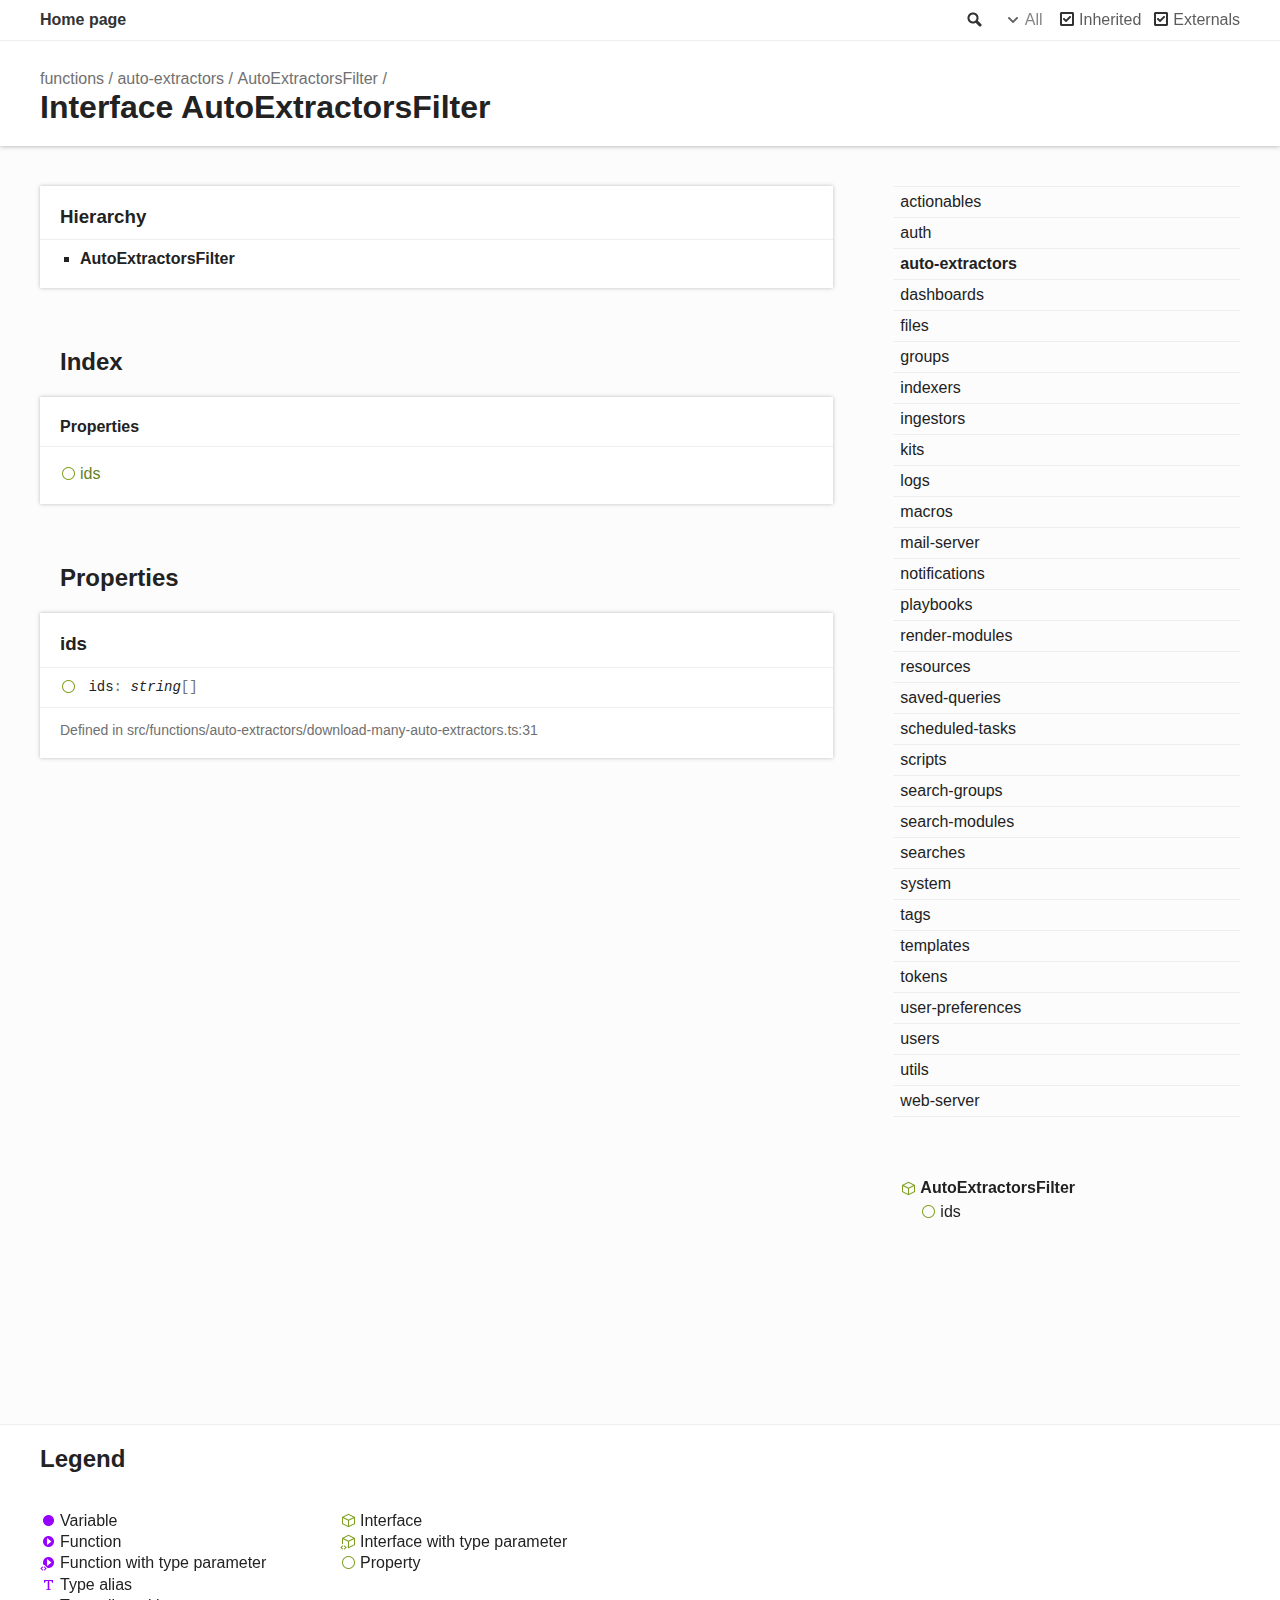
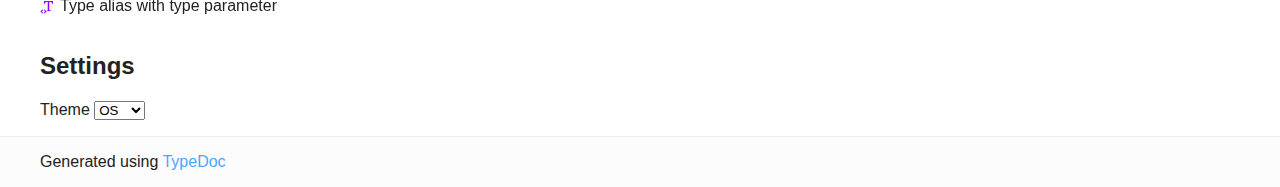
<file: docs/pages/functions/interfaces/auto_extractors.AutoExtractorsFilter.html>
<!--
Copyright 2022 Gravwell, Inc. All rights reserved.
Contact: <legal@gravwell.io>

This software may be modified and distributed under the terms of the
MIT license. See the LICENSE file for details.
-->
<!DOCTYPE html>
<html class="default">
	<head>
		<meta charset="utf-8" />
		<meta http-equiv="x-ua-compatible" content="IE=edge" />
		<title>AutoExtractorsFilter | gravwell</title>
		<meta name="description" content="Documentation for gravwell" />
		<meta name="viewport" content="width=device-width, initial-scale=1" />
		<link rel="stylesheet" href="../assets/style.css" />
		<link rel="stylesheet" href="../assets/highlight.css" />
		<script async src="../assets/search.js" id="search-script"></script>
	</head>
	<body>
		<script>
			document.body.classList.add(localStorage.getItem('tsd-theme') || 'os');
		</script>
		<header>
			<div class="tsd-page-toolbar">
				<div class="container">
					<div class="table-wrap">
						<div class="table-cell" id="tsd-search" data-base="..">
							<div class="field">
								<label for="tsd-search-field" class="tsd-widget search no-caption">Search</label
								><input type="text" id="tsd-search-field" />
							</div>
							<ul class="results">
								<li class="state loading">Preparing search index...</li>
								<li class="state failure">The search index is not available</li>
							</ul>
							<a href="../index.html" class="title">gravwell</a>
						</div>
						<div class="table-cell" id="tsd-widgets">
							<div id="tsd-filter">
								<a href="#" class="tsd-widget options no-caption" data-toggle="options">Options</a>
								<div class="tsd-filter-group">
									<div class="tsd-select" id="tsd-filter-visibility">
										<span class="tsd-select-label">All</span>
										<ul class="tsd-select-list">
											<li data-value="public">Public</li>
											<li data-value="protected">Public/Protected</li>
											<li data-value="private" class="selected">All</li>
										</ul>
									</div>
									<input type="checkbox" id="tsd-filter-inherited" checked /><label
										class="tsd-widget"
										for="tsd-filter-inherited"
										>Inherited</label
									><input type="checkbox" id="tsd-filter-externals" checked /><label
										class="tsd-widget"
										for="tsd-filter-externals"
										>Externals</label
									>
								</div>
							</div>
							<a href="#" class="tsd-widget menu no-caption" data-toggle="menu">Menu</a>
						</div>
					</div>
				</div>
			</div>
			<div class="tsd-page-title">
				<div class="container">
					<ul class="tsd-breadcrumb">
						<li><a href="../modules.html">gravwell</a></li>
						<li><a href="../modules/auto_extractors.html">auto-extractors</a></li>
						<li><a href="auto_extractors.AutoExtractorsFilter.html">AutoExtractorsFilter</a></li>
					</ul>
					<h1>Interface AutoExtractorsFilter</h1>
				</div>
			</div>
		</header>
		<div class="container container-main">
			<div class="row">
				<div class="col-8 col-content">
					<section class="tsd-panel tsd-hierarchy">
						<h3>Hierarchy</h3>
						<ul class="tsd-hierarchy">
							<li><span class="target">AutoExtractorsFilter</span></li>
						</ul>
					</section>
					<section class="tsd-panel-group tsd-index-group">
						<h2>Index</h2>
						<section class="tsd-panel tsd-index-panel">
							<div class="tsd-index-content">
								<section class="tsd-index-section">
									<h3>Properties</h3>
									<ul class="tsd-index-list">
										<li class="tsd-kind-property tsd-parent-kind-interface">
											<a href="auto_extractors.AutoExtractorsFilter.html#ids" class="tsd-kind-icon">ids</a>
										</li>
									</ul>
								</section>
							</div>
						</section>
					</section>
					<section class="tsd-panel-group tsd-member-group">
						<h2>Properties</h2>
						<section class="tsd-panel tsd-member tsd-kind-property tsd-parent-kind-interface">
							<a id="ids" class="tsd-anchor"></a>
							<h3 class="tsd-anchor-link">
								ids<a href="#ids" aria-label="Permalink" class="tsd-anchor-icon"
									><svg
										xmlns="http://www.w3.org/2000/svg"
										class="icon icon-tabler icon-tabler-link"
										viewBox="0 0 24 24"
										stroke-width="2"
										stroke="currentColor"
										fill="none"
										stroke-linecap="round"
										stroke-linejoin="round"
									>
										<path stroke="none" d="M0 0h24v24H0z" fill="none"></path>
										<path d="M10 14a3.5 3.5 0 0 0 5 0l4 -4a3.5 3.5 0 0 0 -5 -5l-.5 .5"></path>
										<path d="M14 10a3.5 3.5 0 0 0 -5 0l-4 4a3.5 3.5 0 0 0 5 5l.5 -.5"></path></svg
								></a>
							</h3>
							<div class="tsd-signature tsd-kind-icon">
								ids<span class="tsd-signature-symbol">:</span> <span class="tsd-signature-type">string</span
								><span class="tsd-signature-symbol">[]</span>
							</div>
							<aside class="tsd-sources">
								<ul>
									<li>Defined in src/functions/auto-extractors/download-many-auto-extractors.ts:31</li>
								</ul>
							</aside>
						</section>
					</section>
				</div>
				<div class="col-4 col-menu menu-sticky-wrap menu-highlight">
					<nav class="tsd-navigation primary">
						<ul>
							<li class=""><a href="../modules.html">Modules</a></li>
							<li class="tsd-kind-module"><a href="../modules/actionables.html">actionables</a></li>
							<li class="tsd-kind-module"><a href="../modules/auth.html">auth</a></li>
							<li class="current tsd-kind-module">
								<a href="../modules/auto_extractors.html">auto-<wbr />extractors</a>
							</li>
							<li class="tsd-kind-module"><a href="../modules/dashboards.html">dashboards</a></li>
							<li class="tsd-kind-module"><a href="../modules/files.html">files</a></li>
							<li class="tsd-kind-module"><a href="../modules/groups.html">groups</a></li>
							<li class="tsd-kind-module"><a href="../modules/indexers.html">indexers</a></li>
							<li class="tsd-kind-module"><a href="../modules/ingestors.html">ingestors</a></li>
							<li class="tsd-kind-module"><a href="../modules/kits.html">kits</a></li>
							<li class="tsd-kind-module"><a href="../modules/logs.html">logs</a></li>
							<li class="tsd-kind-module"><a href="../modules/macros.html">macros</a></li>
							<li class="tsd-kind-module">
								<a href="../modules/mail_server.html">mail-<wbr />server</a>
							</li>
							<li class="tsd-kind-module"><a href="../modules/notifications.html">notifications</a></li>
							<li class="tsd-kind-module"><a href="../modules/playbooks.html">playbooks</a></li>
							<li class="tsd-kind-module">
								<a href="../modules/render_modules.html">render-<wbr />modules</a>
							</li>
							<li class="tsd-kind-module"><a href="../modules/resources.html">resources</a></li>
							<li class="tsd-kind-module">
								<a href="../modules/saved_queries.html">saved-<wbr />queries</a>
							</li>
							<li class="tsd-kind-module">
								<a href="../modules/scheduled_tasks.html">scheduled-<wbr />tasks</a>
							</li>
							<li class="tsd-kind-module"><a href="../modules/scripts.html">scripts</a></li>
							<li class="tsd-kind-module">
								<a href="../modules/search_groups.html">search-<wbr />groups</a>
							</li>
							<li class="tsd-kind-module">
								<a href="../modules/search_modules.html">search-<wbr />modules</a>
							</li>
							<li class="tsd-kind-module"><a href="../modules/searches.html">searches</a></li>
							<li class="tsd-kind-module"><a href="../modules/system.html">system</a></li>
							<li class="tsd-kind-module"><a href="../modules/tags.html">tags</a></li>
							<li class="tsd-kind-module"><a href="../modules/templates.html">templates</a></li>
							<li class="tsd-kind-module"><a href="../modules/tokens.html">tokens</a></li>
							<li class="tsd-kind-module">
								<a href="../modules/user_preferences.html">user-<wbr />preferences</a>
							</li>
							<li class="tsd-kind-module"><a href="../modules/users.html">users</a></li>
							<li class="tsd-kind-module"><a href="../modules/utils.html">utils</a></li>
							<li class="tsd-kind-module">
								<a href="../modules/web_server.html">web-<wbr />server</a>
							</li>
						</ul>
					</nav>
					<nav class="tsd-navigation secondary menu-sticky">
						<ul>
							<li class="current tsd-kind-interface tsd-parent-kind-module">
								<a href="auto_extractors.AutoExtractorsFilter.html" class="tsd-kind-icon"
									>Auto<wbr />Extractors<wbr />Filter</a
								>
								<ul>
									<li class="tsd-kind-property tsd-parent-kind-interface">
										<a href="auto_extractors.AutoExtractorsFilter.html#ids" class="tsd-kind-icon">ids</a>
									</li>
								</ul>
							</li>
						</ul>
					</nav>
				</div>
			</div>
		</div>
		<footer class="with-border-bottom">
			<div class="container">
				<h2>Legend</h2>
				<div class="tsd-legend-group">
					<ul class="tsd-legend">
						<li class="tsd-kind-variable"><span class="tsd-kind-icon">Variable</span></li>
						<li class="tsd-kind-function"><span class="tsd-kind-icon">Function</span></li>
						<li class="tsd-kind-function tsd-has-type-parameter">
							<span class="tsd-kind-icon">Function with type parameter</span>
						</li>
						<li class="tsd-kind-type-alias"><span class="tsd-kind-icon">Type alias</span></li>
						<li class="tsd-kind-type-alias tsd-has-type-parameter">
							<span class="tsd-kind-icon">Type alias with type parameter</span>
						</li>
					</ul>
					<ul class="tsd-legend">
						<li class="tsd-kind-interface"><span class="tsd-kind-icon">Interface</span></li>
						<li class="tsd-kind-interface tsd-has-type-parameter">
							<span class="tsd-kind-icon">Interface with type parameter</span>
						</li>
						<li class="tsd-kind-property tsd-parent-kind-interface"><span class="tsd-kind-icon">Property</span></li>
					</ul>
				</div>
				<h2>Settings</h2>
				<p>
					Theme
					<select id="theme">
						<option value="os">OS</option>
						<option value="light">Light</option>
						<option value="dark">Dark</option>
					</select>
				</p>
			</div>
		</footer>
		<div class="container tsd-generator">
			<p>Generated using <a href="https://typedoc.org/" target="_blank">TypeDoc</a></p>
		</div>
		<div class="overlay"></div>
		<script src="../assets/main.js"></script>
	</body>
</html>

<script>
	const headerLinkElement = document.getElementsByClassName('title')[0];
	headerLinkElement.href = '../../../index.html';
	headerLinkElement.innerHTML = 'Home page';
</script>

<script>
	const modulesLinkElement = document.getElementsByClassName('primary')[0].children[0].children[0];
	modulesLinkElement.remove();
</script>

<script>
	const breadCrumbElement = document.getElementsByClassName('tsd-breadcrumb')[0].children[0].children[0];
	breadCrumbElement.innerHTML = 'functions';
	breadCrumbElement.href = '../index.html';
</script>
</file>
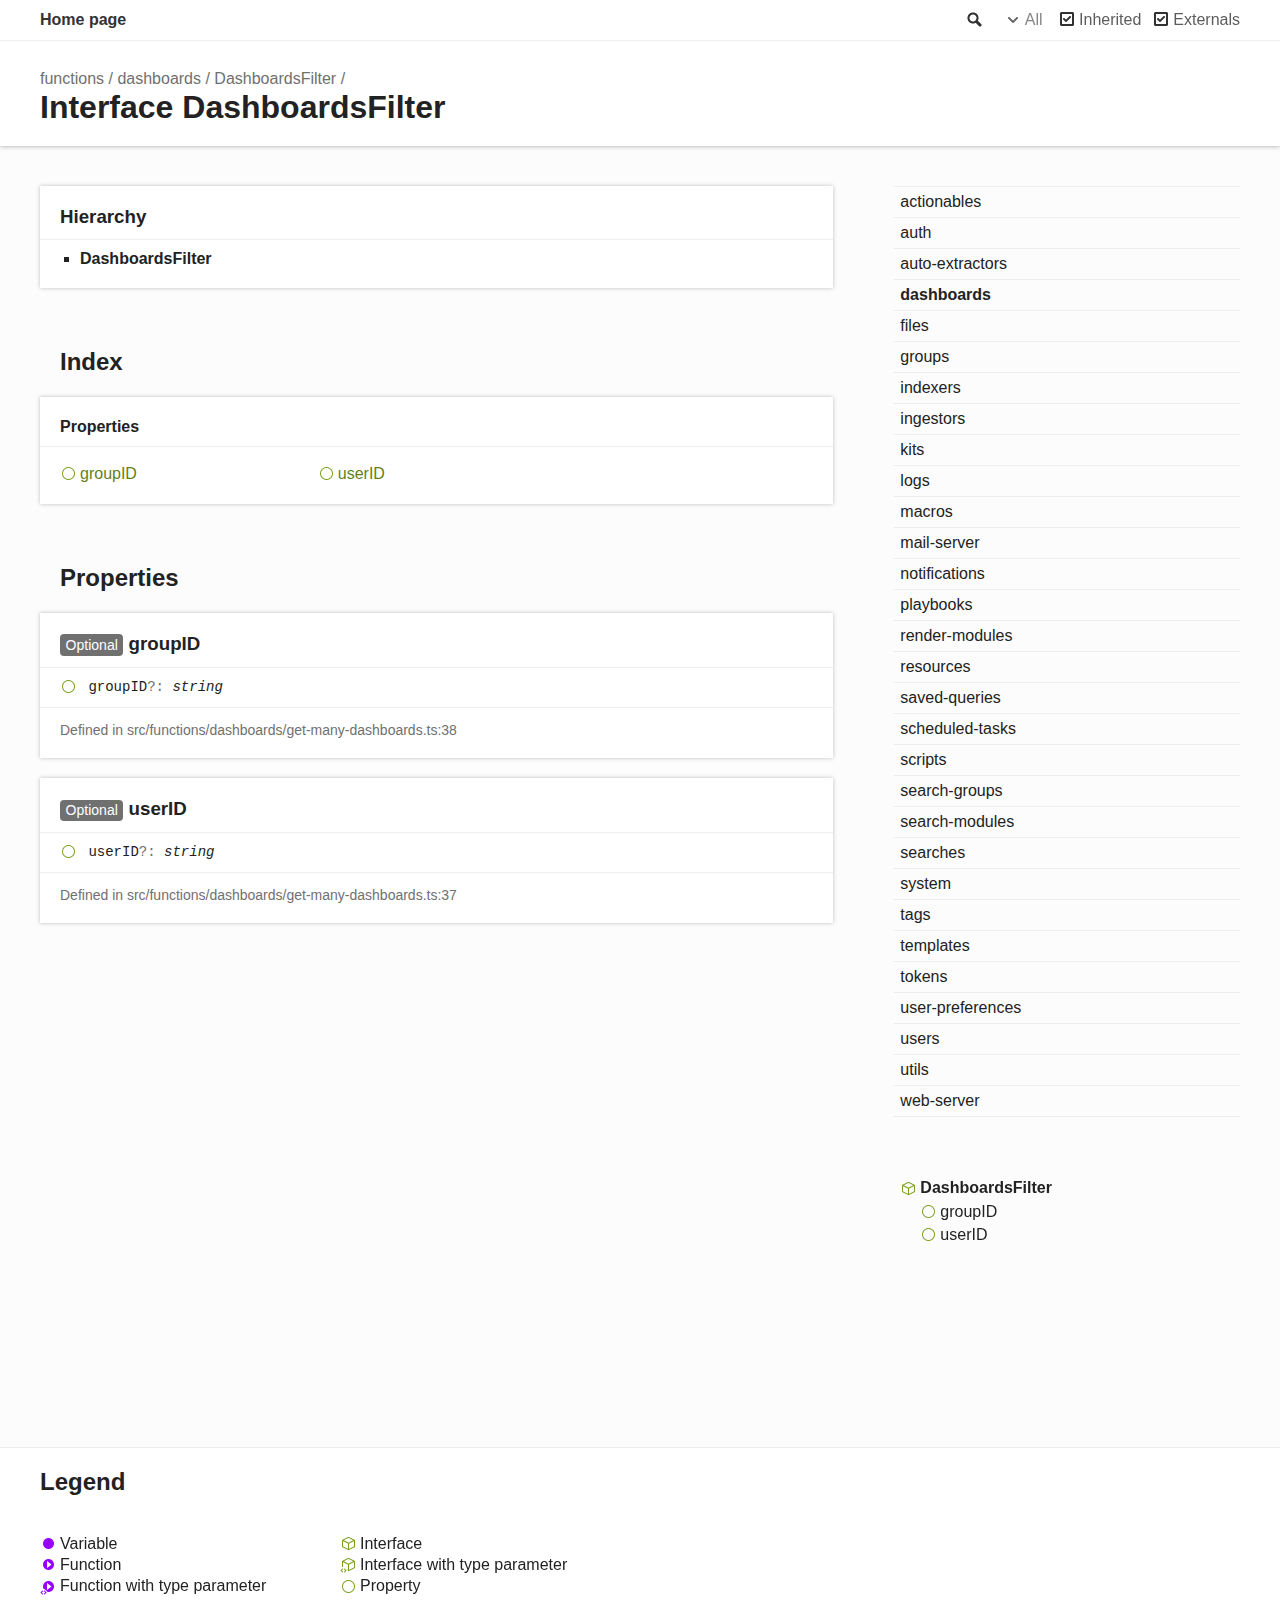
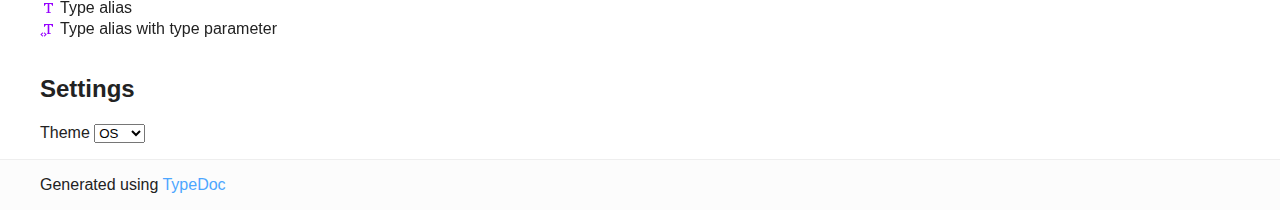
<file: docs/pages/functions/interfaces/dashboards.DashboardsFilter.html>
<!--
Copyright 2022 Gravwell, Inc. All rights reserved.
Contact: <legal@gravwell.io>

This software may be modified and distributed under the terms of the
MIT license. See the LICENSE file for details.
-->
<!DOCTYPE html>
<html class="default">
	<head>
		<meta charset="utf-8" />
		<meta http-equiv="x-ua-compatible" content="IE=edge" />
		<title>DashboardsFilter | gravwell</title>
		<meta name="description" content="Documentation for gravwell" />
		<meta name="viewport" content="width=device-width, initial-scale=1" />
		<link rel="stylesheet" href="../assets/style.css" />
		<link rel="stylesheet" href="../assets/highlight.css" />
		<script async src="../assets/search.js" id="search-script"></script>
	</head>
	<body>
		<script>
			document.body.classList.add(localStorage.getItem('tsd-theme') || 'os');
		</script>
		<header>
			<div class="tsd-page-toolbar">
				<div class="container">
					<div class="table-wrap">
						<div class="table-cell" id="tsd-search" data-base="..">
							<div class="field">
								<label for="tsd-search-field" class="tsd-widget search no-caption">Search</label
								><input type="text" id="tsd-search-field" />
							</div>
							<ul class="results">
								<li class="state loading">Preparing search index...</li>
								<li class="state failure">The search index is not available</li>
							</ul>
							<a href="../index.html" class="title">gravwell</a>
						</div>
						<div class="table-cell" id="tsd-widgets">
							<div id="tsd-filter">
								<a href="#" class="tsd-widget options no-caption" data-toggle="options">Options</a>
								<div class="tsd-filter-group">
									<div class="tsd-select" id="tsd-filter-visibility">
										<span class="tsd-select-label">All</span>
										<ul class="tsd-select-list">
											<li data-value="public">Public</li>
											<li data-value="protected">Public/Protected</li>
											<li data-value="private" class="selected">All</li>
										</ul>
									</div>
									<input type="checkbox" id="tsd-filter-inherited" checked /><label
										class="tsd-widget"
										for="tsd-filter-inherited"
										>Inherited</label
									><input type="checkbox" id="tsd-filter-externals" checked /><label
										class="tsd-widget"
										for="tsd-filter-externals"
										>Externals</label
									>
								</div>
							</div>
							<a href="#" class="tsd-widget menu no-caption" data-toggle="menu">Menu</a>
						</div>
					</div>
				</div>
			</div>
			<div class="tsd-page-title">
				<div class="container">
					<ul class="tsd-breadcrumb">
						<li><a href="../modules.html">gravwell</a></li>
						<li><a href="../modules/dashboards.html">dashboards</a></li>
						<li><a href="dashboards.DashboardsFilter.html">DashboardsFilter</a></li>
					</ul>
					<h1>Interface DashboardsFilter</h1>
				</div>
			</div>
		</header>
		<div class="container container-main">
			<div class="row">
				<div class="col-8 col-content">
					<section class="tsd-panel tsd-hierarchy">
						<h3>Hierarchy</h3>
						<ul class="tsd-hierarchy">
							<li><span class="target">DashboardsFilter</span></li>
						</ul>
					</section>
					<section class="tsd-panel-group tsd-index-group">
						<h2>Index</h2>
						<section class="tsd-panel tsd-index-panel">
							<div class="tsd-index-content">
								<section class="tsd-index-section">
									<h3>Properties</h3>
									<ul class="tsd-index-list">
										<li class="tsd-kind-property tsd-parent-kind-interface">
											<a href="dashboards.DashboardsFilter.html#groupID" class="tsd-kind-icon">groupID</a>
										</li>
										<li class="tsd-kind-property tsd-parent-kind-interface">
											<a href="dashboards.DashboardsFilter.html#userID" class="tsd-kind-icon">userID</a>
										</li>
									</ul>
								</section>
							</div>
						</section>
					</section>
					<section class="tsd-panel-group tsd-member-group">
						<h2>Properties</h2>
						<section class="tsd-panel tsd-member tsd-kind-property tsd-parent-kind-interface">
							<a id="groupID" class="tsd-anchor"></a>
							<h3 class="tsd-anchor-link">
								<span class="tsd-flag ts-flagOptional">Optional</span> groupID<a
									href="#groupID"
									aria-label="Permalink"
									class="tsd-anchor-icon"
									><svg
										xmlns="http://www.w3.org/2000/svg"
										class="icon icon-tabler icon-tabler-link"
										viewBox="0 0 24 24"
										stroke-width="2"
										stroke="currentColor"
										fill="none"
										stroke-linecap="round"
										stroke-linejoin="round"
									>
										<path stroke="none" d="M0 0h24v24H0z" fill="none"></path>
										<path d="M10 14a3.5 3.5 0 0 0 5 0l4 -4a3.5 3.5 0 0 0 -5 -5l-.5 .5"></path>
										<path d="M14 10a3.5 3.5 0 0 0 -5 0l-4 4a3.5 3.5 0 0 0 5 5l.5 -.5"></path></svg
								></a>
							</h3>
							<div class="tsd-signature tsd-kind-icon">
								groupID<span class="tsd-signature-symbol">?:</span> <span class="tsd-signature-type">string</span>
							</div>
							<aside class="tsd-sources">
								<ul>
									<li>Defined in src/functions/dashboards/get-many-dashboards.ts:38</li>
								</ul>
							</aside>
						</section>
						<section class="tsd-panel tsd-member tsd-kind-property tsd-parent-kind-interface">
							<a id="userID" class="tsd-anchor"></a>
							<h3 class="tsd-anchor-link">
								<span class="tsd-flag ts-flagOptional">Optional</span> userID<a
									href="#userID"
									aria-label="Permalink"
									class="tsd-anchor-icon"
									><svg
										xmlns="http://www.w3.org/2000/svg"
										class="icon icon-tabler icon-tabler-link"
										viewBox="0 0 24 24"
										stroke-width="2"
										stroke="currentColor"
										fill="none"
										stroke-linecap="round"
										stroke-linejoin="round"
									>
										<path stroke="none" d="M0 0h24v24H0z" fill="none"></path>
										<path d="M10 14a3.5 3.5 0 0 0 5 0l4 -4a3.5 3.5 0 0 0 -5 -5l-.5 .5"></path>
										<path d="M14 10a3.5 3.5 0 0 0 -5 0l-4 4a3.5 3.5 0 0 0 5 5l.5 -.5"></path></svg
								></a>
							</h3>
							<div class="tsd-signature tsd-kind-icon">
								userID<span class="tsd-signature-symbol">?:</span> <span class="tsd-signature-type">string</span>
							</div>
							<aside class="tsd-sources">
								<ul>
									<li>Defined in src/functions/dashboards/get-many-dashboards.ts:37</li>
								</ul>
							</aside>
						</section>
					</section>
				</div>
				<div class="col-4 col-menu menu-sticky-wrap menu-highlight">
					<nav class="tsd-navigation primary">
						<ul>
							<li class=""><a href="../modules.html">Modules</a></li>
							<li class="tsd-kind-module"><a href="../modules/actionables.html">actionables</a></li>
							<li class="tsd-kind-module"><a href="../modules/auth.html">auth</a></li>
							<li class="tsd-kind-module">
								<a href="../modules/auto_extractors.html">auto-<wbr />extractors</a>
							</li>
							<li class="current tsd-kind-module"><a href="../modules/dashboards.html">dashboards</a></li>
							<li class="tsd-kind-module"><a href="../modules/files.html">files</a></li>
							<li class="tsd-kind-module"><a href="../modules/groups.html">groups</a></li>
							<li class="tsd-kind-module"><a href="../modules/indexers.html">indexers</a></li>
							<li class="tsd-kind-module"><a href="../modules/ingestors.html">ingestors</a></li>
							<li class="tsd-kind-module"><a href="../modules/kits.html">kits</a></li>
							<li class="tsd-kind-module"><a href="../modules/logs.html">logs</a></li>
							<li class="tsd-kind-module"><a href="../modules/macros.html">macros</a></li>
							<li class="tsd-kind-module">
								<a href="../modules/mail_server.html">mail-<wbr />server</a>
							</li>
							<li class="tsd-kind-module"><a href="../modules/notifications.html">notifications</a></li>
							<li class="tsd-kind-module"><a href="../modules/playbooks.html">playbooks</a></li>
							<li class="tsd-kind-module">
								<a href="../modules/render_modules.html">render-<wbr />modules</a>
							</li>
							<li class="tsd-kind-module"><a href="../modules/resources.html">resources</a></li>
							<li class="tsd-kind-module">
								<a href="../modules/saved_queries.html">saved-<wbr />queries</a>
							</li>
							<li class="tsd-kind-module">
								<a href="../modules/scheduled_tasks.html">scheduled-<wbr />tasks</a>
							</li>
							<li class="tsd-kind-module"><a href="../modules/scripts.html">scripts</a></li>
							<li class="tsd-kind-module">
								<a href="../modules/search_groups.html">search-<wbr />groups</a>
							</li>
							<li class="tsd-kind-module">
								<a href="../modules/search_modules.html">search-<wbr />modules</a>
							</li>
							<li class="tsd-kind-module"><a href="../modules/searches.html">searches</a></li>
							<li class="tsd-kind-module"><a href="../modules/system.html">system</a></li>
							<li class="tsd-kind-module"><a href="../modules/tags.html">tags</a></li>
							<li class="tsd-kind-module"><a href="../modules/templates.html">templates</a></li>
							<li class="tsd-kind-module"><a href="../modules/tokens.html">tokens</a></li>
							<li class="tsd-kind-module">
								<a href="../modules/user_preferences.html">user-<wbr />preferences</a>
							</li>
							<li class="tsd-kind-module"><a href="../modules/users.html">users</a></li>
							<li class="tsd-kind-module"><a href="../modules/utils.html">utils</a></li>
							<li class="tsd-kind-module">
								<a href="../modules/web_server.html">web-<wbr />server</a>
							</li>
						</ul>
					</nav>
					<nav class="tsd-navigation secondary menu-sticky">
						<ul>
							<li class="current tsd-kind-interface tsd-parent-kind-module">
								<a href="dashboards.DashboardsFilter.html" class="tsd-kind-icon">Dashboards<wbr />Filter</a>
								<ul>
									<li class="tsd-kind-property tsd-parent-kind-interface">
										<a href="dashboards.DashboardsFilter.html#groupID" class="tsd-kind-icon">groupID</a>
									</li>
									<li class="tsd-kind-property tsd-parent-kind-interface">
										<a href="dashboards.DashboardsFilter.html#userID" class="tsd-kind-icon">userID</a>
									</li>
								</ul>
							</li>
						</ul>
					</nav>
				</div>
			</div>
		</div>
		<footer class="with-border-bottom">
			<div class="container">
				<h2>Legend</h2>
				<div class="tsd-legend-group">
					<ul class="tsd-legend">
						<li class="tsd-kind-variable"><span class="tsd-kind-icon">Variable</span></li>
						<li class="tsd-kind-function"><span class="tsd-kind-icon">Function</span></li>
						<li class="tsd-kind-function tsd-has-type-parameter">
							<span class="tsd-kind-icon">Function with type parameter</span>
						</li>
						<li class="tsd-kind-type-alias"><span class="tsd-kind-icon">Type alias</span></li>
						<li class="tsd-kind-type-alias tsd-has-type-parameter">
							<span class="tsd-kind-icon">Type alias with type parameter</span>
						</li>
					</ul>
					<ul class="tsd-legend">
						<li class="tsd-kind-interface"><span class="tsd-kind-icon">Interface</span></li>
						<li class="tsd-kind-interface tsd-has-type-parameter">
							<span class="tsd-kind-icon">Interface with type parameter</span>
						</li>
						<li class="tsd-kind-property tsd-parent-kind-interface"><span class="tsd-kind-icon">Property</span></li>
					</ul>
				</div>
				<h2>Settings</h2>
				<p>
					Theme
					<select id="theme">
						<option value="os">OS</option>
						<option value="light">Light</option>
						<option value="dark">Dark</option>
					</select>
				</p>
			</div>
		</footer>
		<div class="container tsd-generator">
			<p>Generated using <a href="https://typedoc.org/" target="_blank">TypeDoc</a></p>
		</div>
		<div class="overlay"></div>
		<script src="../assets/main.js"></script>
	</body>
</html>

<script>
	const headerLinkElement = document.getElementsByClassName('title')[0];
	headerLinkElement.href = '../../../index.html';
	headerLinkElement.innerHTML = 'Home page';
</script>

<script>
	const modulesLinkElement = document.getElementsByClassName('primary')[0].children[0].children[0];
	modulesLinkElement.remove();
</script>

<script>
	const breadCrumbElement = document.getElementsByClassName('tsd-breadcrumb')[0].children[0].children[0];
	breadCrumbElement.innerHTML = 'functions';
	breadCrumbElement.href = '../index.html';
</script>
</file>
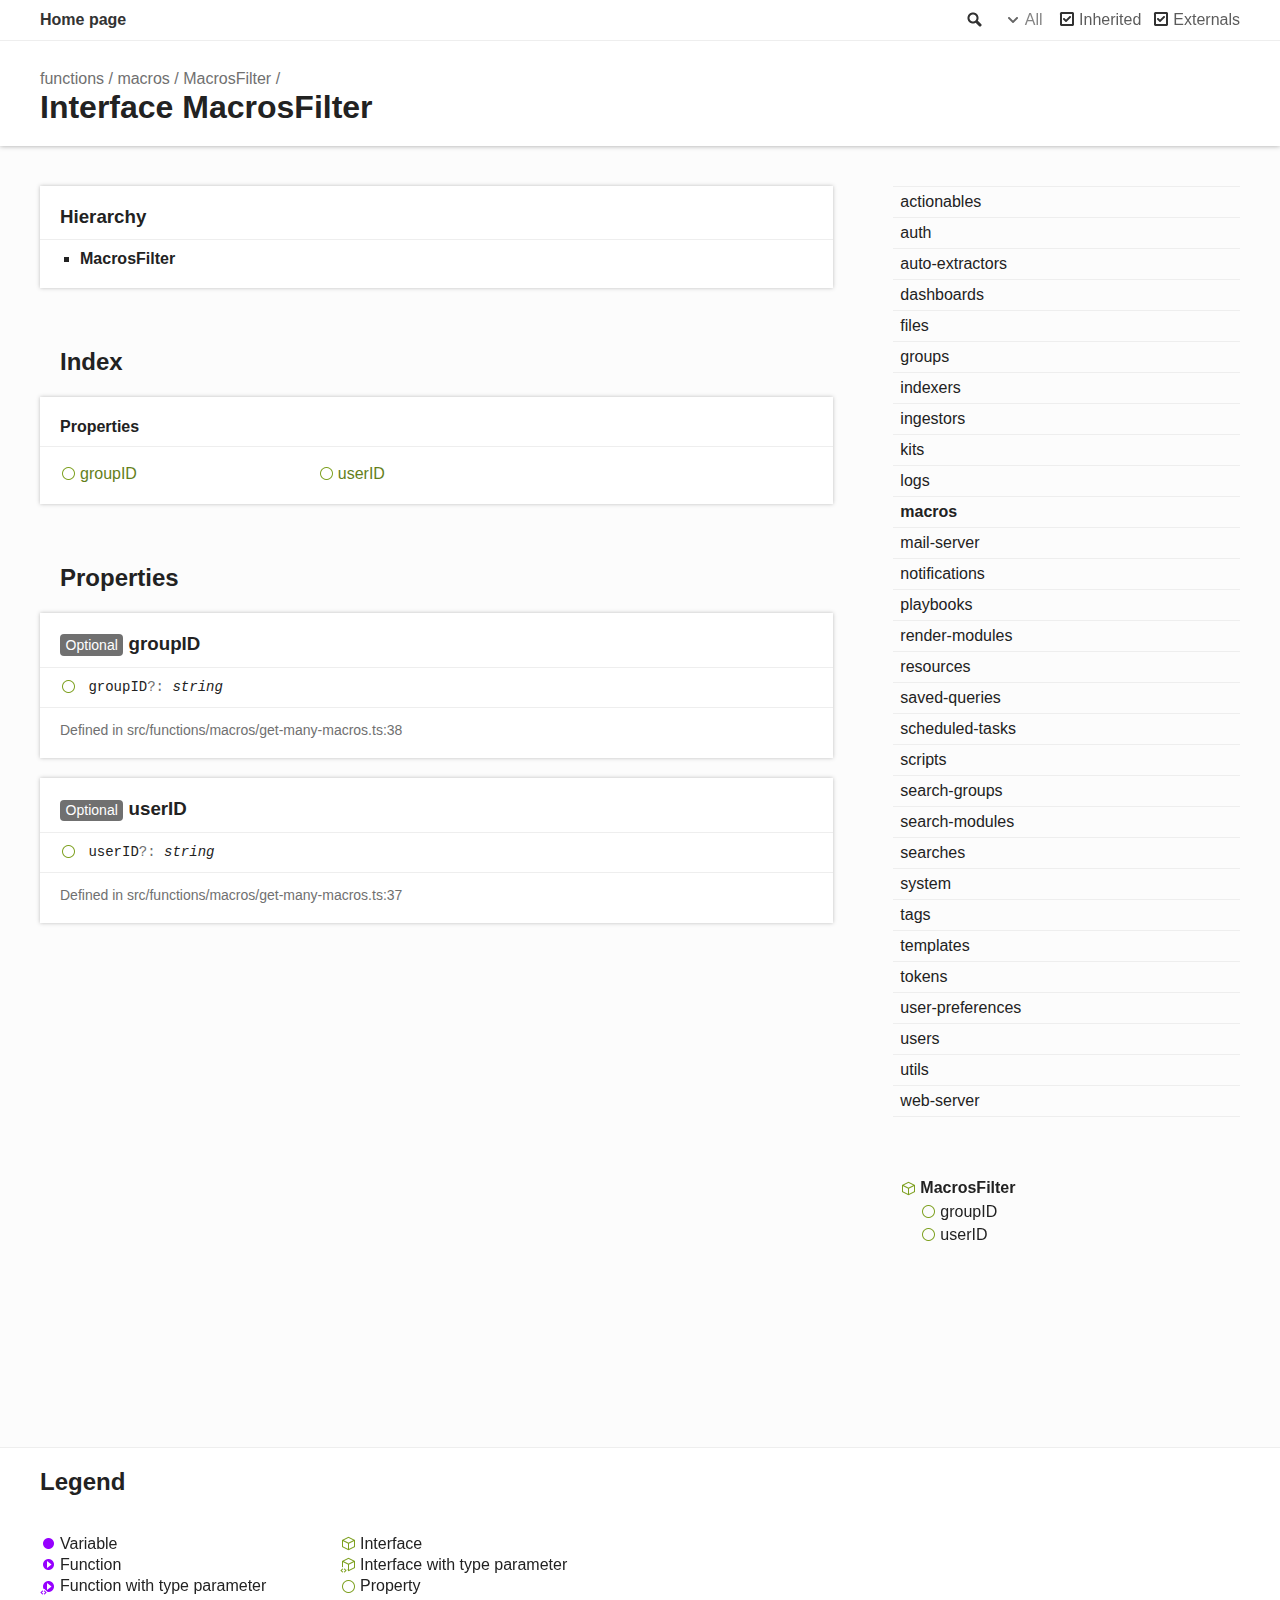
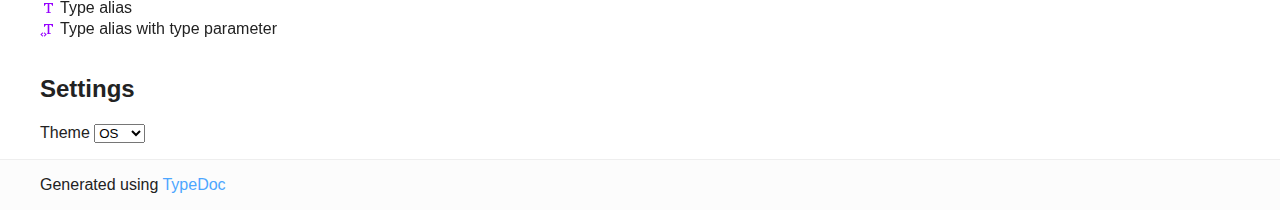
<file: docs/pages/functions/interfaces/macros.MacrosFilter.html>
<!--
Copyright 2022 Gravwell, Inc. All rights reserved.
Contact: <legal@gravwell.io>

This software may be modified and distributed under the terms of the
MIT license. See the LICENSE file for details.
-->
<!DOCTYPE html>
<html class="default">
	<head>
		<meta charset="utf-8" />
		<meta http-equiv="x-ua-compatible" content="IE=edge" />
		<title>MacrosFilter | gravwell</title>
		<meta name="description" content="Documentation for gravwell" />
		<meta name="viewport" content="width=device-width, initial-scale=1" />
		<link rel="stylesheet" href="../assets/style.css" />
		<link rel="stylesheet" href="../assets/highlight.css" />
		<script async src="../assets/search.js" id="search-script"></script>
	</head>
	<body>
		<script>
			document.body.classList.add(localStorage.getItem('tsd-theme') || 'os');
		</script>
		<header>
			<div class="tsd-page-toolbar">
				<div class="container">
					<div class="table-wrap">
						<div class="table-cell" id="tsd-search" data-base="..">
							<div class="field">
								<label for="tsd-search-field" class="tsd-widget search no-caption">Search</label
								><input type="text" id="tsd-search-field" />
							</div>
							<ul class="results">
								<li class="state loading">Preparing search index...</li>
								<li class="state failure">The search index is not available</li>
							</ul>
							<a href="../index.html" class="title">gravwell</a>
						</div>
						<div class="table-cell" id="tsd-widgets">
							<div id="tsd-filter">
								<a href="#" class="tsd-widget options no-caption" data-toggle="options">Options</a>
								<div class="tsd-filter-group">
									<div class="tsd-select" id="tsd-filter-visibility">
										<span class="tsd-select-label">All</span>
										<ul class="tsd-select-list">
											<li data-value="public">Public</li>
											<li data-value="protected">Public/Protected</li>
											<li data-value="private" class="selected">All</li>
										</ul>
									</div>
									<input type="checkbox" id="tsd-filter-inherited" checked /><label
										class="tsd-widget"
										for="tsd-filter-inherited"
										>Inherited</label
									><input type="checkbox" id="tsd-filter-externals" checked /><label
										class="tsd-widget"
										for="tsd-filter-externals"
										>Externals</label
									>
								</div>
							</div>
							<a href="#" class="tsd-widget menu no-caption" data-toggle="menu">Menu</a>
						</div>
					</div>
				</div>
			</div>
			<div class="tsd-page-title">
				<div class="container">
					<ul class="tsd-breadcrumb">
						<li><a href="../modules.html">gravwell</a></li>
						<li><a href="../modules/macros.html">macros</a></li>
						<li><a href="macros.MacrosFilter.html">MacrosFilter</a></li>
					</ul>
					<h1>Interface MacrosFilter</h1>
				</div>
			</div>
		</header>
		<div class="container container-main">
			<div class="row">
				<div class="col-8 col-content">
					<section class="tsd-panel tsd-hierarchy">
						<h3>Hierarchy</h3>
						<ul class="tsd-hierarchy">
							<li><span class="target">MacrosFilter</span></li>
						</ul>
					</section>
					<section class="tsd-panel-group tsd-index-group">
						<h2>Index</h2>
						<section class="tsd-panel tsd-index-panel">
							<div class="tsd-index-content">
								<section class="tsd-index-section">
									<h3>Properties</h3>
									<ul class="tsd-index-list">
										<li class="tsd-kind-property tsd-parent-kind-interface">
											<a href="macros.MacrosFilter.html#groupID" class="tsd-kind-icon">groupID</a>
										</li>
										<li class="tsd-kind-property tsd-parent-kind-interface">
											<a href="macros.MacrosFilter.html#userID" class="tsd-kind-icon">userID</a>
										</li>
									</ul>
								</section>
							</div>
						</section>
					</section>
					<section class="tsd-panel-group tsd-member-group">
						<h2>Properties</h2>
						<section class="tsd-panel tsd-member tsd-kind-property tsd-parent-kind-interface">
							<a id="groupID" class="tsd-anchor"></a>
							<h3 class="tsd-anchor-link">
								<span class="tsd-flag ts-flagOptional">Optional</span> groupID<a
									href="#groupID"
									aria-label="Permalink"
									class="tsd-anchor-icon"
									><svg
										xmlns="http://www.w3.org/2000/svg"
										class="icon icon-tabler icon-tabler-link"
										viewBox="0 0 24 24"
										stroke-width="2"
										stroke="currentColor"
										fill="none"
										stroke-linecap="round"
										stroke-linejoin="round"
									>
										<path stroke="none" d="M0 0h24v24H0z" fill="none"></path>
										<path d="M10 14a3.5 3.5 0 0 0 5 0l4 -4a3.5 3.5 0 0 0 -5 -5l-.5 .5"></path>
										<path d="M14 10a3.5 3.5 0 0 0 -5 0l-4 4a3.5 3.5 0 0 0 5 5l.5 -.5"></path></svg
								></a>
							</h3>
							<div class="tsd-signature tsd-kind-icon">
								groupID<span class="tsd-signature-symbol">?:</span> <span class="tsd-signature-type">string</span>
							</div>
							<aside class="tsd-sources">
								<ul>
									<li>Defined in src/functions/macros/get-many-macros.ts:38</li>
								</ul>
							</aside>
						</section>
						<section class="tsd-panel tsd-member tsd-kind-property tsd-parent-kind-interface">
							<a id="userID" class="tsd-anchor"></a>
							<h3 class="tsd-anchor-link">
								<span class="tsd-flag ts-flagOptional">Optional</span> userID<a
									href="#userID"
									aria-label="Permalink"
									class="tsd-anchor-icon"
									><svg
										xmlns="http://www.w3.org/2000/svg"
										class="icon icon-tabler icon-tabler-link"
										viewBox="0 0 24 24"
										stroke-width="2"
										stroke="currentColor"
										fill="none"
										stroke-linecap="round"
										stroke-linejoin="round"
									>
										<path stroke="none" d="M0 0h24v24H0z" fill="none"></path>
										<path d="M10 14a3.5 3.5 0 0 0 5 0l4 -4a3.5 3.5 0 0 0 -5 -5l-.5 .5"></path>
										<path d="M14 10a3.5 3.5 0 0 0 -5 0l-4 4a3.5 3.5 0 0 0 5 5l.5 -.5"></path></svg
								></a>
							</h3>
							<div class="tsd-signature tsd-kind-icon">
								userID<span class="tsd-signature-symbol">?:</span> <span class="tsd-signature-type">string</span>
							</div>
							<aside class="tsd-sources">
								<ul>
									<li>Defined in src/functions/macros/get-many-macros.ts:37</li>
								</ul>
							</aside>
						</section>
					</section>
				</div>
				<div class="col-4 col-menu menu-sticky-wrap menu-highlight">
					<nav class="tsd-navigation primary">
						<ul>
							<li class=""><a href="../modules.html">Modules</a></li>
							<li class="tsd-kind-module"><a href="../modules/actionables.html">actionables</a></li>
							<li class="tsd-kind-module"><a href="../modules/auth.html">auth</a></li>
							<li class="tsd-kind-module">
								<a href="../modules/auto_extractors.html">auto-<wbr />extractors</a>
							</li>
							<li class="tsd-kind-module"><a href="../modules/dashboards.html">dashboards</a></li>
							<li class="tsd-kind-module"><a href="../modules/files.html">files</a></li>
							<li class="tsd-kind-module"><a href="../modules/groups.html">groups</a></li>
							<li class="tsd-kind-module"><a href="../modules/indexers.html">indexers</a></li>
							<li class="tsd-kind-module"><a href="../modules/ingestors.html">ingestors</a></li>
							<li class="tsd-kind-module"><a href="../modules/kits.html">kits</a></li>
							<li class="tsd-kind-module"><a href="../modules/logs.html">logs</a></li>
							<li class="current tsd-kind-module"><a href="../modules/macros.html">macros</a></li>
							<li class="tsd-kind-module">
								<a href="../modules/mail_server.html">mail-<wbr />server</a>
							</li>
							<li class="tsd-kind-module"><a href="../modules/notifications.html">notifications</a></li>
							<li class="tsd-kind-module"><a href="../modules/playbooks.html">playbooks</a></li>
							<li class="tsd-kind-module">
								<a href="../modules/render_modules.html">render-<wbr />modules</a>
							</li>
							<li class="tsd-kind-module"><a href="../modules/resources.html">resources</a></li>
							<li class="tsd-kind-module">
								<a href="../modules/saved_queries.html">saved-<wbr />queries</a>
							</li>
							<li class="tsd-kind-module">
								<a href="../modules/scheduled_tasks.html">scheduled-<wbr />tasks</a>
							</li>
							<li class="tsd-kind-module"><a href="../modules/scripts.html">scripts</a></li>
							<li class="tsd-kind-module">
								<a href="../modules/search_groups.html">search-<wbr />groups</a>
							</li>
							<li class="tsd-kind-module">
								<a href="../modules/search_modules.html">search-<wbr />modules</a>
							</li>
							<li class="tsd-kind-module"><a href="../modules/searches.html">searches</a></li>
							<li class="tsd-kind-module"><a href="../modules/system.html">system</a></li>
							<li class="tsd-kind-module"><a href="../modules/tags.html">tags</a></li>
							<li class="tsd-kind-module"><a href="../modules/templates.html">templates</a></li>
							<li class="tsd-kind-module"><a href="../modules/tokens.html">tokens</a></li>
							<li class="tsd-kind-module">
								<a href="../modules/user_preferences.html">user-<wbr />preferences</a>
							</li>
							<li class="tsd-kind-module"><a href="../modules/users.html">users</a></li>
							<li class="tsd-kind-module"><a href="../modules/utils.html">utils</a></li>
							<li class="tsd-kind-module">
								<a href="../modules/web_server.html">web-<wbr />server</a>
							</li>
						</ul>
					</nav>
					<nav class="tsd-navigation secondary menu-sticky">
						<ul>
							<li class="current tsd-kind-interface tsd-parent-kind-module">
								<a href="macros.MacrosFilter.html" class="tsd-kind-icon">Macros<wbr />Filter</a>
								<ul>
									<li class="tsd-kind-property tsd-parent-kind-interface">
										<a href="macros.MacrosFilter.html#groupID" class="tsd-kind-icon">groupID</a>
									</li>
									<li class="tsd-kind-property tsd-parent-kind-interface">
										<a href="macros.MacrosFilter.html#userID" class="tsd-kind-icon">userID</a>
									</li>
								</ul>
							</li>
						</ul>
					</nav>
				</div>
			</div>
		</div>
		<footer class="with-border-bottom">
			<div class="container">
				<h2>Legend</h2>
				<div class="tsd-legend-group">
					<ul class="tsd-legend">
						<li class="tsd-kind-variable"><span class="tsd-kind-icon">Variable</span></li>
						<li class="tsd-kind-function"><span class="tsd-kind-icon">Function</span></li>
						<li class="tsd-kind-function tsd-has-type-parameter">
							<span class="tsd-kind-icon">Function with type parameter</span>
						</li>
						<li class="tsd-kind-type-alias"><span class="tsd-kind-icon">Type alias</span></li>
						<li class="tsd-kind-type-alias tsd-has-type-parameter">
							<span class="tsd-kind-icon">Type alias with type parameter</span>
						</li>
					</ul>
					<ul class="tsd-legend">
						<li class="tsd-kind-interface"><span class="tsd-kind-icon">Interface</span></li>
						<li class="tsd-kind-interface tsd-has-type-parameter">
							<span class="tsd-kind-icon">Interface with type parameter</span>
						</li>
						<li class="tsd-kind-property tsd-parent-kind-interface"><span class="tsd-kind-icon">Property</span></li>
					</ul>
				</div>
				<h2>Settings</h2>
				<p>
					Theme
					<select id="theme">
						<option value="os">OS</option>
						<option value="light">Light</option>
						<option value="dark">Dark</option>
					</select>
				</p>
			</div>
		</footer>
		<div class="container tsd-generator">
			<p>Generated using <a href="https://typedoc.org/" target="_blank">TypeDoc</a></p>
		</div>
		<div class="overlay"></div>
		<script src="../assets/main.js"></script>
	</body>
</html>

<script>
	const headerLinkElement = document.getElementsByClassName('title')[0];
	headerLinkElement.href = '../../../index.html';
	headerLinkElement.innerHTML = 'Home page';
</script>

<script>
	const modulesLinkElement = document.getElementsByClassName('primary')[0].children[0].children[0];
	modulesLinkElement.remove();
</script>

<script>
	const breadCrumbElement = document.getElementsByClassName('tsd-breadcrumb')[0].children[0].children[0];
	breadCrumbElement.innerHTML = 'functions';
	breadCrumbElement.href = '../index.html';
</script>
</file>
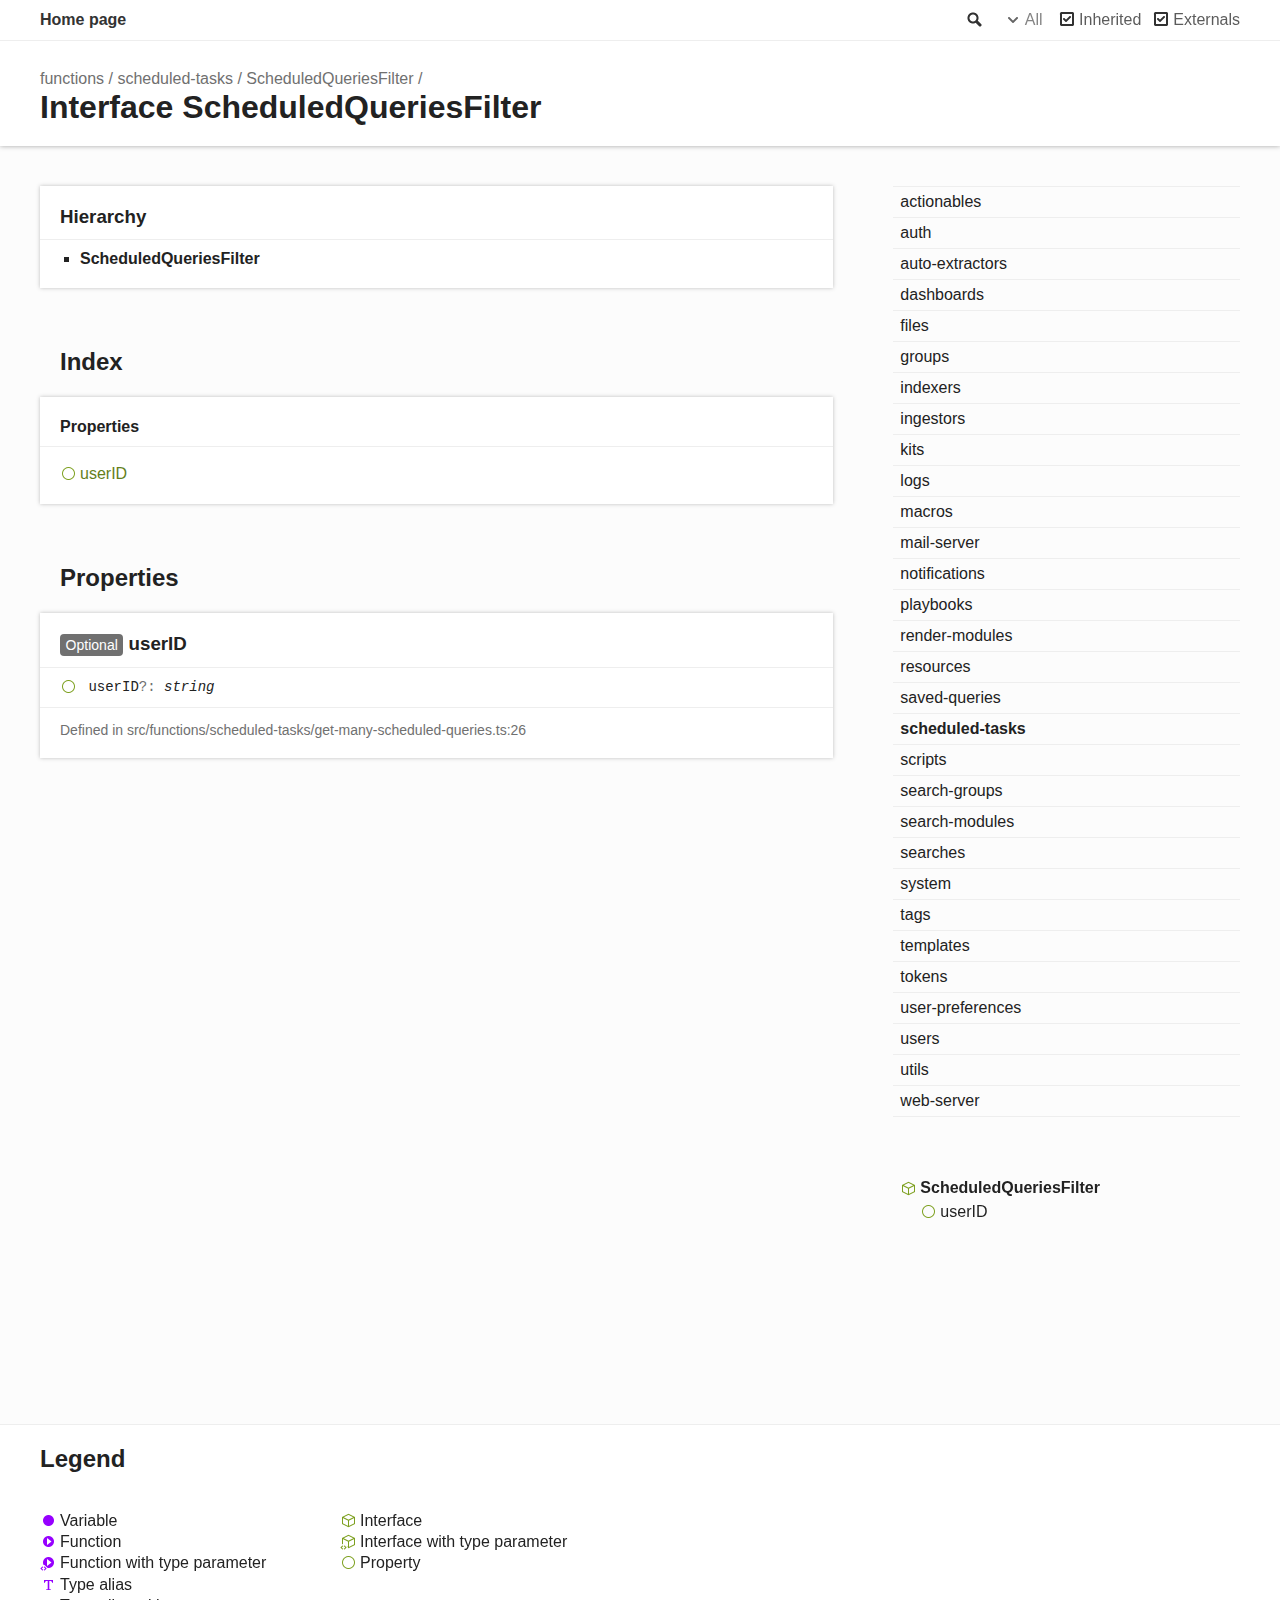
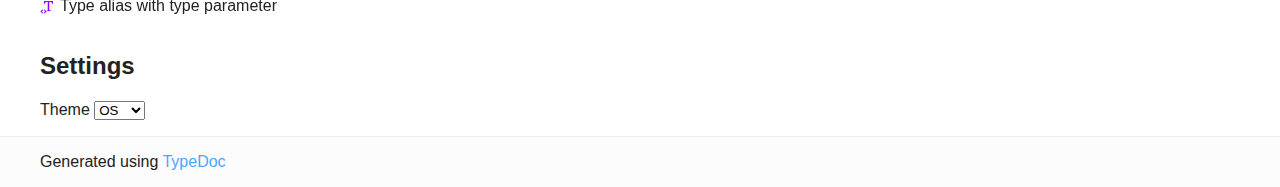
<file: docs/pages/functions/interfaces/scheduled_tasks.ScheduledQueriesFilter.html>
<!--
Copyright 2022 Gravwell, Inc. All rights reserved.
Contact: <legal@gravwell.io>

This software may be modified and distributed under the terms of the
MIT license. See the LICENSE file for details.
-->
<!DOCTYPE html>
<html class="default">
	<head>
		<meta charset="utf-8" />
		<meta http-equiv="x-ua-compatible" content="IE=edge" />
		<title>ScheduledQueriesFilter | gravwell</title>
		<meta name="description" content="Documentation for gravwell" />
		<meta name="viewport" content="width=device-width, initial-scale=1" />
		<link rel="stylesheet" href="../assets/style.css" />
		<link rel="stylesheet" href="../assets/highlight.css" />
		<script async src="../assets/search.js" id="search-script"></script>
	</head>
	<body>
		<script>
			document.body.classList.add(localStorage.getItem('tsd-theme') || 'os');
		</script>
		<header>
			<div class="tsd-page-toolbar">
				<div class="container">
					<div class="table-wrap">
						<div class="table-cell" id="tsd-search" data-base="..">
							<div class="field">
								<label for="tsd-search-field" class="tsd-widget search no-caption">Search</label
								><input type="text" id="tsd-search-field" />
							</div>
							<ul class="results">
								<li class="state loading">Preparing search index...</li>
								<li class="state failure">The search index is not available</li>
							</ul>
							<a href="../index.html" class="title">gravwell</a>
						</div>
						<div class="table-cell" id="tsd-widgets">
							<div id="tsd-filter">
								<a href="#" class="tsd-widget options no-caption" data-toggle="options">Options</a>
								<div class="tsd-filter-group">
									<div class="tsd-select" id="tsd-filter-visibility">
										<span class="tsd-select-label">All</span>
										<ul class="tsd-select-list">
											<li data-value="public">Public</li>
											<li data-value="protected">Public/Protected</li>
											<li data-value="private" class="selected">All</li>
										</ul>
									</div>
									<input type="checkbox" id="tsd-filter-inherited" checked /><label
										class="tsd-widget"
										for="tsd-filter-inherited"
										>Inherited</label
									><input type="checkbox" id="tsd-filter-externals" checked /><label
										class="tsd-widget"
										for="tsd-filter-externals"
										>Externals</label
									>
								</div>
							</div>
							<a href="#" class="tsd-widget menu no-caption" data-toggle="menu">Menu</a>
						</div>
					</div>
				</div>
			</div>
			<div class="tsd-page-title">
				<div class="container">
					<ul class="tsd-breadcrumb">
						<li><a href="../modules.html">gravwell</a></li>
						<li><a href="../modules/scheduled_tasks.html">scheduled-tasks</a></li>
						<li><a href="scheduled_tasks.ScheduledQueriesFilter.html">ScheduledQueriesFilter</a></li>
					</ul>
					<h1>Interface ScheduledQueriesFilter</h1>
				</div>
			</div>
		</header>
		<div class="container container-main">
			<div class="row">
				<div class="col-8 col-content">
					<section class="tsd-panel tsd-hierarchy">
						<h3>Hierarchy</h3>
						<ul class="tsd-hierarchy">
							<li><span class="target">ScheduledQueriesFilter</span></li>
						</ul>
					</section>
					<section class="tsd-panel-group tsd-index-group">
						<h2>Index</h2>
						<section class="tsd-panel tsd-index-panel">
							<div class="tsd-index-content">
								<section class="tsd-index-section">
									<h3>Properties</h3>
									<ul class="tsd-index-list">
										<li class="tsd-kind-property tsd-parent-kind-interface">
											<a href="scheduled_tasks.ScheduledQueriesFilter.html#userID" class="tsd-kind-icon">userID</a>
										</li>
									</ul>
								</section>
							</div>
						</section>
					</section>
					<section class="tsd-panel-group tsd-member-group">
						<h2>Properties</h2>
						<section class="tsd-panel tsd-member tsd-kind-property tsd-parent-kind-interface">
							<a id="userID" class="tsd-anchor"></a>
							<h3 class="tsd-anchor-link">
								<span class="tsd-flag ts-flagOptional">Optional</span> userID<a
									href="#userID"
									aria-label="Permalink"
									class="tsd-anchor-icon"
									><svg
										xmlns="http://www.w3.org/2000/svg"
										class="icon icon-tabler icon-tabler-link"
										viewBox="0 0 24 24"
										stroke-width="2"
										stroke="currentColor"
										fill="none"
										stroke-linecap="round"
										stroke-linejoin="round"
									>
										<path stroke="none" d="M0 0h24v24H0z" fill="none"></path>
										<path d="M10 14a3.5 3.5 0 0 0 5 0l4 -4a3.5 3.5 0 0 0 -5 -5l-.5 .5"></path>
										<path d="M14 10a3.5 3.5 0 0 0 -5 0l-4 4a3.5 3.5 0 0 0 5 5l.5 -.5"></path></svg
								></a>
							</h3>
							<div class="tsd-signature tsd-kind-icon">
								userID<span class="tsd-signature-symbol">?:</span> <span class="tsd-signature-type">string</span>
							</div>
							<aside class="tsd-sources">
								<ul>
									<li>Defined in src/functions/scheduled-tasks/get-many-scheduled-queries.ts:26</li>
								</ul>
							</aside>
						</section>
					</section>
				</div>
				<div class="col-4 col-menu menu-sticky-wrap menu-highlight">
					<nav class="tsd-navigation primary">
						<ul>
							<li class=""><a href="../modules.html">Modules</a></li>
							<li class="tsd-kind-module"><a href="../modules/actionables.html">actionables</a></li>
							<li class="tsd-kind-module"><a href="../modules/auth.html">auth</a></li>
							<li class="tsd-kind-module">
								<a href="../modules/auto_extractors.html">auto-<wbr />extractors</a>
							</li>
							<li class="tsd-kind-module"><a href="../modules/dashboards.html">dashboards</a></li>
							<li class="tsd-kind-module"><a href="../modules/files.html">files</a></li>
							<li class="tsd-kind-module"><a href="../modules/groups.html">groups</a></li>
							<li class="tsd-kind-module"><a href="../modules/indexers.html">indexers</a></li>
							<li class="tsd-kind-module"><a href="../modules/ingestors.html">ingestors</a></li>
							<li class="tsd-kind-module"><a href="../modules/kits.html">kits</a></li>
							<li class="tsd-kind-module"><a href="../modules/logs.html">logs</a></li>
							<li class="tsd-kind-module"><a href="../modules/macros.html">macros</a></li>
							<li class="tsd-kind-module">
								<a href="../modules/mail_server.html">mail-<wbr />server</a>
							</li>
							<li class="tsd-kind-module"><a href="../modules/notifications.html">notifications</a></li>
							<li class="tsd-kind-module"><a href="../modules/playbooks.html">playbooks</a></li>
							<li class="tsd-kind-module">
								<a href="../modules/render_modules.html">render-<wbr />modules</a>
							</li>
							<li class="tsd-kind-module"><a href="../modules/resources.html">resources</a></li>
							<li class="tsd-kind-module">
								<a href="../modules/saved_queries.html">saved-<wbr />queries</a>
							</li>
							<li class="current tsd-kind-module">
								<a href="../modules/scheduled_tasks.html">scheduled-<wbr />tasks</a>
							</li>
							<li class="tsd-kind-module"><a href="../modules/scripts.html">scripts</a></li>
							<li class="tsd-kind-module">
								<a href="../modules/search_groups.html">search-<wbr />groups</a>
							</li>
							<li class="tsd-kind-module">
								<a href="../modules/search_modules.html">search-<wbr />modules</a>
							</li>
							<li class="tsd-kind-module"><a href="../modules/searches.html">searches</a></li>
							<li class="tsd-kind-module"><a href="../modules/system.html">system</a></li>
							<li class="tsd-kind-module"><a href="../modules/tags.html">tags</a></li>
							<li class="tsd-kind-module"><a href="../modules/templates.html">templates</a></li>
							<li class="tsd-kind-module"><a href="../modules/tokens.html">tokens</a></li>
							<li class="tsd-kind-module">
								<a href="../modules/user_preferences.html">user-<wbr />preferences</a>
							</li>
							<li class="tsd-kind-module"><a href="../modules/users.html">users</a></li>
							<li class="tsd-kind-module"><a href="../modules/utils.html">utils</a></li>
							<li class="tsd-kind-module">
								<a href="../modules/web_server.html">web-<wbr />server</a>
							</li>
						</ul>
					</nav>
					<nav class="tsd-navigation secondary menu-sticky">
						<ul>
							<li class="current tsd-kind-interface tsd-parent-kind-module">
								<a href="scheduled_tasks.ScheduledQueriesFilter.html" class="tsd-kind-icon"
									>Scheduled<wbr />Queries<wbr />Filter</a
								>
								<ul>
									<li class="tsd-kind-property tsd-parent-kind-interface">
										<a href="scheduled_tasks.ScheduledQueriesFilter.html#userID" class="tsd-kind-icon">userID</a>
									</li>
								</ul>
							</li>
						</ul>
					</nav>
				</div>
			</div>
		</div>
		<footer class="with-border-bottom">
			<div class="container">
				<h2>Legend</h2>
				<div class="tsd-legend-group">
					<ul class="tsd-legend">
						<li class="tsd-kind-variable"><span class="tsd-kind-icon">Variable</span></li>
						<li class="tsd-kind-function"><span class="tsd-kind-icon">Function</span></li>
						<li class="tsd-kind-function tsd-has-type-parameter">
							<span class="tsd-kind-icon">Function with type parameter</span>
						</li>
						<li class="tsd-kind-type-alias"><span class="tsd-kind-icon">Type alias</span></li>
						<li class="tsd-kind-type-alias tsd-has-type-parameter">
							<span class="tsd-kind-icon">Type alias with type parameter</span>
						</li>
					</ul>
					<ul class="tsd-legend">
						<li class="tsd-kind-interface"><span class="tsd-kind-icon">Interface</span></li>
						<li class="tsd-kind-interface tsd-has-type-parameter">
							<span class="tsd-kind-icon">Interface with type parameter</span>
						</li>
						<li class="tsd-kind-property tsd-parent-kind-interface"><span class="tsd-kind-icon">Property</span></li>
					</ul>
				</div>
				<h2>Settings</h2>
				<p>
					Theme
					<select id="theme">
						<option value="os">OS</option>
						<option value="light">Light</option>
						<option value="dark">Dark</option>
					</select>
				</p>
			</div>
		</footer>
		<div class="container tsd-generator">
			<p>Generated using <a href="https://typedoc.org/" target="_blank">TypeDoc</a></p>
		</div>
		<div class="overlay"></div>
		<script src="../assets/main.js"></script>
	</body>
</html>

<script>
	const headerLinkElement = document.getElementsByClassName('title')[0];
	headerLinkElement.href = '../../../index.html';
	headerLinkElement.innerHTML = 'Home page';
</script>

<script>
	const modulesLinkElement = document.getElementsByClassName('primary')[0].children[0].children[0];
	modulesLinkElement.remove();
</script>

<script>
	const breadCrumbElement = document.getElementsByClassName('tsd-breadcrumb')[0].children[0].children[0];
	breadCrumbElement.innerHTML = 'functions';
	breadCrumbElement.href = '../index.html';
</script>
</file>
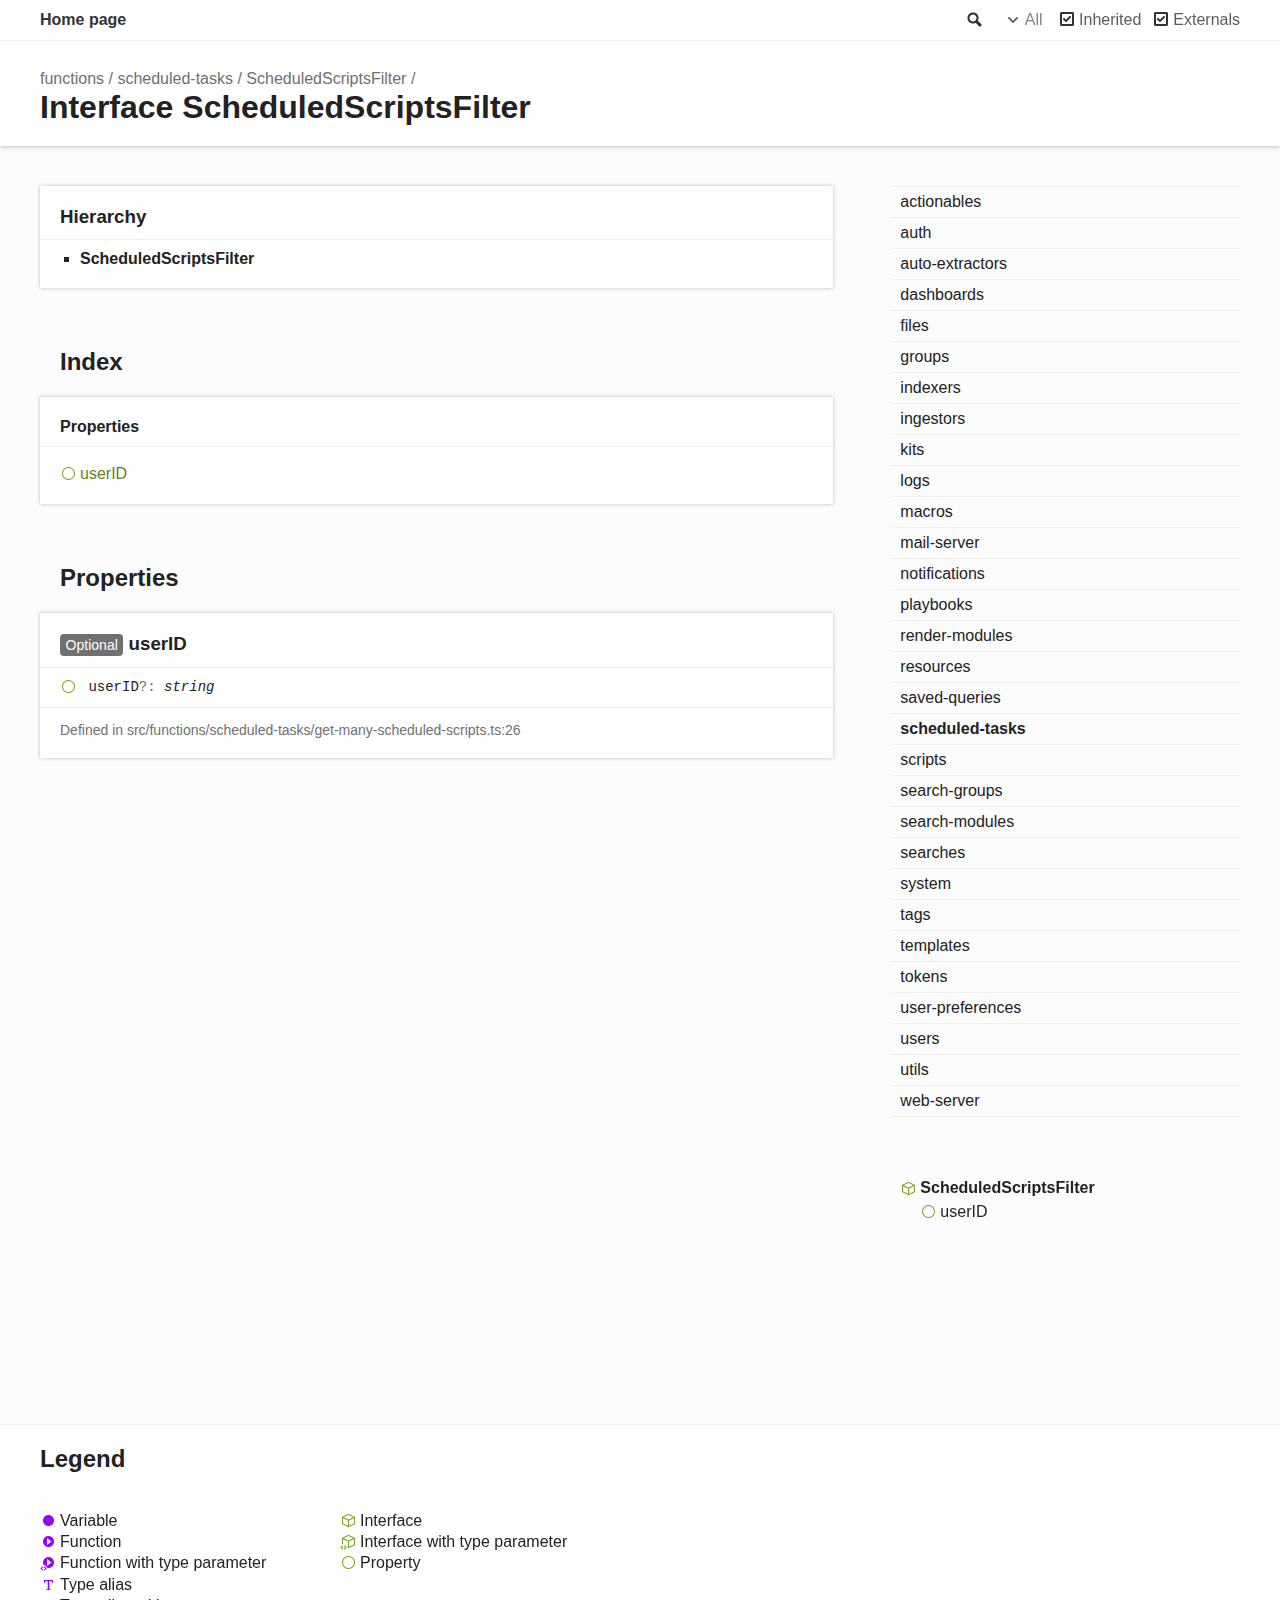
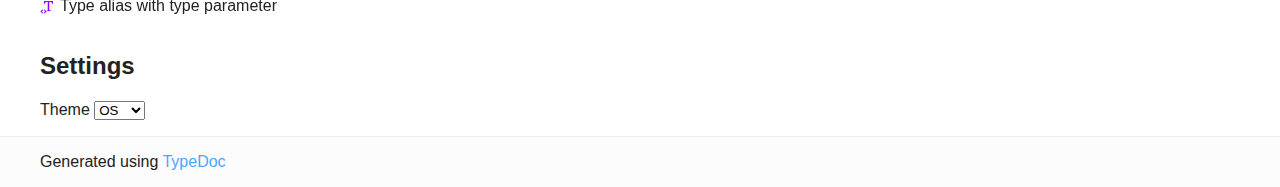
<file: docs/pages/functions/interfaces/scheduled_tasks.ScheduledScriptsFilter.html>
<!--
Copyright 2022 Gravwell, Inc. All rights reserved.
Contact: <legal@gravwell.io>

This software may be modified and distributed under the terms of the
MIT license. See the LICENSE file for details.
-->
<!DOCTYPE html>
<html class="default">
	<head>
		<meta charset="utf-8" />
		<meta http-equiv="x-ua-compatible" content="IE=edge" />
		<title>ScheduledScriptsFilter | gravwell</title>
		<meta name="description" content="Documentation for gravwell" />
		<meta name="viewport" content="width=device-width, initial-scale=1" />
		<link rel="stylesheet" href="../assets/style.css" />
		<link rel="stylesheet" href="../assets/highlight.css" />
		<script async src="../assets/search.js" id="search-script"></script>
	</head>
	<body>
		<script>
			document.body.classList.add(localStorage.getItem('tsd-theme') || 'os');
		</script>
		<header>
			<div class="tsd-page-toolbar">
				<div class="container">
					<div class="table-wrap">
						<div class="table-cell" id="tsd-search" data-base="..">
							<div class="field">
								<label for="tsd-search-field" class="tsd-widget search no-caption">Search</label
								><input type="text" id="tsd-search-field" />
							</div>
							<ul class="results">
								<li class="state loading">Preparing search index...</li>
								<li class="state failure">The search index is not available</li>
							</ul>
							<a href="../index.html" class="title">gravwell</a>
						</div>
						<div class="table-cell" id="tsd-widgets">
							<div id="tsd-filter">
								<a href="#" class="tsd-widget options no-caption" data-toggle="options">Options</a>
								<div class="tsd-filter-group">
									<div class="tsd-select" id="tsd-filter-visibility">
										<span class="tsd-select-label">All</span>
										<ul class="tsd-select-list">
											<li data-value="public">Public</li>
											<li data-value="protected">Public/Protected</li>
											<li data-value="private" class="selected">All</li>
										</ul>
									</div>
									<input type="checkbox" id="tsd-filter-inherited" checked /><label
										class="tsd-widget"
										for="tsd-filter-inherited"
										>Inherited</label
									><input type="checkbox" id="tsd-filter-externals" checked /><label
										class="tsd-widget"
										for="tsd-filter-externals"
										>Externals</label
									>
								</div>
							</div>
							<a href="#" class="tsd-widget menu no-caption" data-toggle="menu">Menu</a>
						</div>
					</div>
				</div>
			</div>
			<div class="tsd-page-title">
				<div class="container">
					<ul class="tsd-breadcrumb">
						<li><a href="../modules.html">gravwell</a></li>
						<li><a href="../modules/scheduled_tasks.html">scheduled-tasks</a></li>
						<li><a href="scheduled_tasks.ScheduledScriptsFilter.html">ScheduledScriptsFilter</a></li>
					</ul>
					<h1>Interface ScheduledScriptsFilter</h1>
				</div>
			</div>
		</header>
		<div class="container container-main">
			<div class="row">
				<div class="col-8 col-content">
					<section class="tsd-panel tsd-hierarchy">
						<h3>Hierarchy</h3>
						<ul class="tsd-hierarchy">
							<li><span class="target">ScheduledScriptsFilter</span></li>
						</ul>
					</section>
					<section class="tsd-panel-group tsd-index-group">
						<h2>Index</h2>
						<section class="tsd-panel tsd-index-panel">
							<div class="tsd-index-content">
								<section class="tsd-index-section">
									<h3>Properties</h3>
									<ul class="tsd-index-list">
										<li class="tsd-kind-property tsd-parent-kind-interface">
											<a href="scheduled_tasks.ScheduledScriptsFilter.html#userID" class="tsd-kind-icon">userID</a>
										</li>
									</ul>
								</section>
							</div>
						</section>
					</section>
					<section class="tsd-panel-group tsd-member-group">
						<h2>Properties</h2>
						<section class="tsd-panel tsd-member tsd-kind-property tsd-parent-kind-interface">
							<a id="userID" class="tsd-anchor"></a>
							<h3 class="tsd-anchor-link">
								<span class="tsd-flag ts-flagOptional">Optional</span> userID<a
									href="#userID"
									aria-label="Permalink"
									class="tsd-anchor-icon"
									><svg
										xmlns="http://www.w3.org/2000/svg"
										class="icon icon-tabler icon-tabler-link"
										viewBox="0 0 24 24"
										stroke-width="2"
										stroke="currentColor"
										fill="none"
										stroke-linecap="round"
										stroke-linejoin="round"
									>
										<path stroke="none" d="M0 0h24v24H0z" fill="none"></path>
										<path d="M10 14a3.5 3.5 0 0 0 5 0l4 -4a3.5 3.5 0 0 0 -5 -5l-.5 .5"></path>
										<path d="M14 10a3.5 3.5 0 0 0 -5 0l-4 4a3.5 3.5 0 0 0 5 5l.5 -.5"></path></svg
								></a>
							</h3>
							<div class="tsd-signature tsd-kind-icon">
								userID<span class="tsd-signature-symbol">?:</span> <span class="tsd-signature-type">string</span>
							</div>
							<aside class="tsd-sources">
								<ul>
									<li>Defined in src/functions/scheduled-tasks/get-many-scheduled-scripts.ts:26</li>
								</ul>
							</aside>
						</section>
					</section>
				</div>
				<div class="col-4 col-menu menu-sticky-wrap menu-highlight">
					<nav class="tsd-navigation primary">
						<ul>
							<li class=""><a href="../modules.html">Modules</a></li>
							<li class="tsd-kind-module"><a href="../modules/actionables.html">actionables</a></li>
							<li class="tsd-kind-module"><a href="../modules/auth.html">auth</a></li>
							<li class="tsd-kind-module">
								<a href="../modules/auto_extractors.html">auto-<wbr />extractors</a>
							</li>
							<li class="tsd-kind-module"><a href="../modules/dashboards.html">dashboards</a></li>
							<li class="tsd-kind-module"><a href="../modules/files.html">files</a></li>
							<li class="tsd-kind-module"><a href="../modules/groups.html">groups</a></li>
							<li class="tsd-kind-module"><a href="../modules/indexers.html">indexers</a></li>
							<li class="tsd-kind-module"><a href="../modules/ingestors.html">ingestors</a></li>
							<li class="tsd-kind-module"><a href="../modules/kits.html">kits</a></li>
							<li class="tsd-kind-module"><a href="../modules/logs.html">logs</a></li>
							<li class="tsd-kind-module"><a href="../modules/macros.html">macros</a></li>
							<li class="tsd-kind-module">
								<a href="../modules/mail_server.html">mail-<wbr />server</a>
							</li>
							<li class="tsd-kind-module"><a href="../modules/notifications.html">notifications</a></li>
							<li class="tsd-kind-module"><a href="../modules/playbooks.html">playbooks</a></li>
							<li class="tsd-kind-module">
								<a href="../modules/render_modules.html">render-<wbr />modules</a>
							</li>
							<li class="tsd-kind-module"><a href="../modules/resources.html">resources</a></li>
							<li class="tsd-kind-module">
								<a href="../modules/saved_queries.html">saved-<wbr />queries</a>
							</li>
							<li class="current tsd-kind-module">
								<a href="../modules/scheduled_tasks.html">scheduled-<wbr />tasks</a>
							</li>
							<li class="tsd-kind-module"><a href="../modules/scripts.html">scripts</a></li>
							<li class="tsd-kind-module">
								<a href="../modules/search_groups.html">search-<wbr />groups</a>
							</li>
							<li class="tsd-kind-module">
								<a href="../modules/search_modules.html">search-<wbr />modules</a>
							</li>
							<li class="tsd-kind-module"><a href="../modules/searches.html">searches</a></li>
							<li class="tsd-kind-module"><a href="../modules/system.html">system</a></li>
							<li class="tsd-kind-module"><a href="../modules/tags.html">tags</a></li>
							<li class="tsd-kind-module"><a href="../modules/templates.html">templates</a></li>
							<li class="tsd-kind-module"><a href="../modules/tokens.html">tokens</a></li>
							<li class="tsd-kind-module">
								<a href="../modules/user_preferences.html">user-<wbr />preferences</a>
							</li>
							<li class="tsd-kind-module"><a href="../modules/users.html">users</a></li>
							<li class="tsd-kind-module"><a href="../modules/utils.html">utils</a></li>
							<li class="tsd-kind-module">
								<a href="../modules/web_server.html">web-<wbr />server</a>
							</li>
						</ul>
					</nav>
					<nav class="tsd-navigation secondary menu-sticky">
						<ul>
							<li class="current tsd-kind-interface tsd-parent-kind-module">
								<a href="scheduled_tasks.ScheduledScriptsFilter.html" class="tsd-kind-icon"
									>Scheduled<wbr />Scripts<wbr />Filter</a
								>
								<ul>
									<li class="tsd-kind-property tsd-parent-kind-interface">
										<a href="scheduled_tasks.ScheduledScriptsFilter.html#userID" class="tsd-kind-icon">userID</a>
									</li>
								</ul>
							</li>
						</ul>
					</nav>
				</div>
			</div>
		</div>
		<footer class="with-border-bottom">
			<div class="container">
				<h2>Legend</h2>
				<div class="tsd-legend-group">
					<ul class="tsd-legend">
						<li class="tsd-kind-variable"><span class="tsd-kind-icon">Variable</span></li>
						<li class="tsd-kind-function"><span class="tsd-kind-icon">Function</span></li>
						<li class="tsd-kind-function tsd-has-type-parameter">
							<span class="tsd-kind-icon">Function with type parameter</span>
						</li>
						<li class="tsd-kind-type-alias"><span class="tsd-kind-icon">Type alias</span></li>
						<li class="tsd-kind-type-alias tsd-has-type-parameter">
							<span class="tsd-kind-icon">Type alias with type parameter</span>
						</li>
					</ul>
					<ul class="tsd-legend">
						<li class="tsd-kind-interface"><span class="tsd-kind-icon">Interface</span></li>
						<li class="tsd-kind-interface tsd-has-type-parameter">
							<span class="tsd-kind-icon">Interface with type parameter</span>
						</li>
						<li class="tsd-kind-property tsd-parent-kind-interface"><span class="tsd-kind-icon">Property</span></li>
					</ul>
				</div>
				<h2>Settings</h2>
				<p>
					Theme
					<select id="theme">
						<option value="os">OS</option>
						<option value="light">Light</option>
						<option value="dark">Dark</option>
					</select>
				</p>
			</div>
		</footer>
		<div class="container tsd-generator">
			<p>Generated using <a href="https://typedoc.org/" target="_blank">TypeDoc</a></p>
		</div>
		<div class="overlay"></div>
		<script src="../assets/main.js"></script>
	</body>
</html>

<script>
	const headerLinkElement = document.getElementsByClassName('title')[0];
	headerLinkElement.href = '../../../index.html';
	headerLinkElement.innerHTML = 'Home page';
</script>

<script>
	const modulesLinkElement = document.getElementsByClassName('primary')[0].children[0].children[0];
	modulesLinkElement.remove();
</script>

<script>
	const breadCrumbElement = document.getElementsByClassName('tsd-breadcrumb')[0].children[0].children[0];
	breadCrumbElement.innerHTML = 'functions';
	breadCrumbElement.href = '../index.html';
</script>
</file>
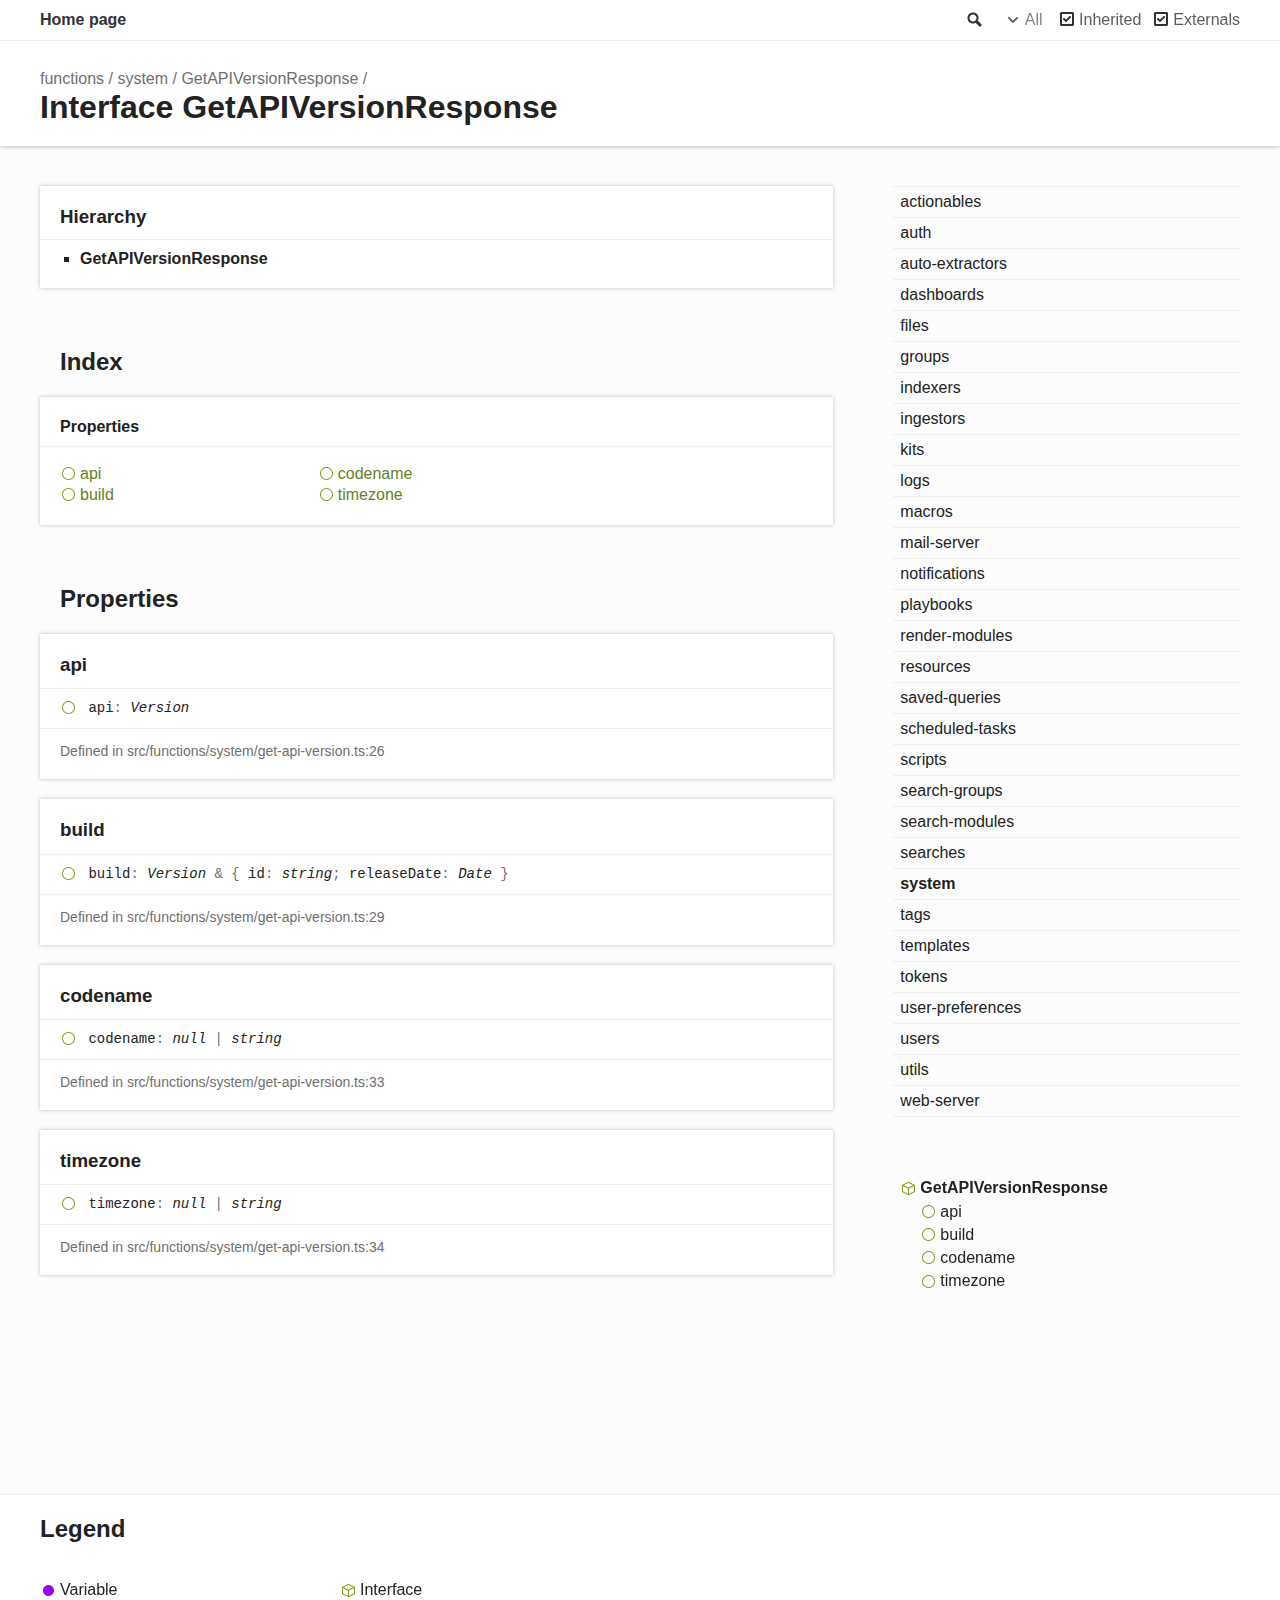
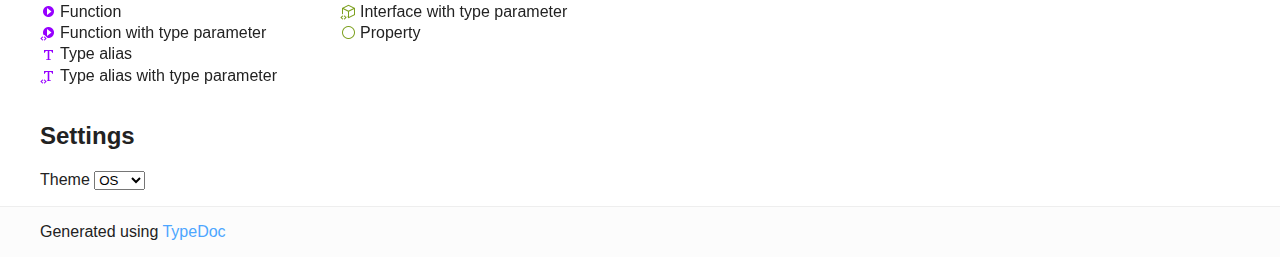
<file: docs/pages/functions/interfaces/system.GetAPIVersionResponse.html>
<!--
Copyright 2022 Gravwell, Inc. All rights reserved.
Contact: <legal@gravwell.io>

This software may be modified and distributed under the terms of the
MIT license. See the LICENSE file for details.
-->
<!DOCTYPE html>
<html class="default">
	<head>
		<meta charset="utf-8" />
		<meta http-equiv="x-ua-compatible" content="IE=edge" />
		<title>GetAPIVersionResponse | gravwell</title>
		<meta name="description" content="Documentation for gravwell" />
		<meta name="viewport" content="width=device-width, initial-scale=1" />
		<link rel="stylesheet" href="../assets/style.css" />
		<link rel="stylesheet" href="../assets/highlight.css" />
		<script async src="../assets/search.js" id="search-script"></script>
	</head>
	<body>
		<script>
			document.body.classList.add(localStorage.getItem('tsd-theme') || 'os');
		</script>
		<header>
			<div class="tsd-page-toolbar">
				<div class="container">
					<div class="table-wrap">
						<div class="table-cell" id="tsd-search" data-base="..">
							<div class="field">
								<label for="tsd-search-field" class="tsd-widget search no-caption">Search</label
								><input type="text" id="tsd-search-field" />
							</div>
							<ul class="results">
								<li class="state loading">Preparing search index...</li>
								<li class="state failure">The search index is not available</li>
							</ul>
							<a href="../index.html" class="title">gravwell</a>
						</div>
						<div class="table-cell" id="tsd-widgets">
							<div id="tsd-filter">
								<a href="#" class="tsd-widget options no-caption" data-toggle="options">Options</a>
								<div class="tsd-filter-group">
									<div class="tsd-select" id="tsd-filter-visibility">
										<span class="tsd-select-label">All</span>
										<ul class="tsd-select-list">
											<li data-value="public">Public</li>
											<li data-value="protected">Public/Protected</li>
											<li data-value="private" class="selected">All</li>
										</ul>
									</div>
									<input type="checkbox" id="tsd-filter-inherited" checked /><label
										class="tsd-widget"
										for="tsd-filter-inherited"
										>Inherited</label
									><input type="checkbox" id="tsd-filter-externals" checked /><label
										class="tsd-widget"
										for="tsd-filter-externals"
										>Externals</label
									>
								</div>
							</div>
							<a href="#" class="tsd-widget menu no-caption" data-toggle="menu">Menu</a>
						</div>
					</div>
				</div>
			</div>
			<div class="tsd-page-title">
				<div class="container">
					<ul class="tsd-breadcrumb">
						<li><a href="../modules.html">gravwell</a></li>
						<li><a href="../modules/system.html">system</a></li>
						<li><a href="system.GetAPIVersionResponse.html">GetAPIVersionResponse</a></li>
					</ul>
					<h1>Interface GetAPIVersionResponse</h1>
				</div>
			</div>
		</header>
		<div class="container container-main">
			<div class="row">
				<div class="col-8 col-content">
					<section class="tsd-panel tsd-hierarchy">
						<h3>Hierarchy</h3>
						<ul class="tsd-hierarchy">
							<li><span class="target">GetAPIVersionResponse</span></li>
						</ul>
					</section>
					<section class="tsd-panel-group tsd-index-group">
						<h2>Index</h2>
						<section class="tsd-panel tsd-index-panel">
							<div class="tsd-index-content">
								<section class="tsd-index-section">
									<h3>Properties</h3>
									<ul class="tsd-index-list">
										<li class="tsd-kind-property tsd-parent-kind-interface">
											<a href="system.GetAPIVersionResponse.html#api" class="tsd-kind-icon">api</a>
										</li>
										<li class="tsd-kind-property tsd-parent-kind-interface">
											<a href="system.GetAPIVersionResponse.html#build" class="tsd-kind-icon">build</a>
										</li>
										<li class="tsd-kind-property tsd-parent-kind-interface">
											<a href="system.GetAPIVersionResponse.html#codename" class="tsd-kind-icon">codename</a>
										</li>
										<li class="tsd-kind-property tsd-parent-kind-interface">
											<a href="system.GetAPIVersionResponse.html#timezone" class="tsd-kind-icon">timezone</a>
										</li>
									</ul>
								</section>
							</div>
						</section>
					</section>
					<section class="tsd-panel-group tsd-member-group">
						<h2>Properties</h2>
						<section class="tsd-panel tsd-member tsd-kind-property tsd-parent-kind-interface">
							<a id="api" class="tsd-anchor"></a>
							<h3 class="tsd-anchor-link">
								api<a href="#api" aria-label="Permalink" class="tsd-anchor-icon"
									><svg
										xmlns="http://www.w3.org/2000/svg"
										class="icon icon-tabler icon-tabler-link"
										viewBox="0 0 24 24"
										stroke-width="2"
										stroke="currentColor"
										fill="none"
										stroke-linecap="round"
										stroke-linejoin="round"
									>
										<path stroke="none" d="M0 0h24v24H0z" fill="none"></path>
										<path d="M10 14a3.5 3.5 0 0 0 5 0l4 -4a3.5 3.5 0 0 0 -5 -5l-.5 .5"></path>
										<path d="M14 10a3.5 3.5 0 0 0 -5 0l-4 4a3.5 3.5 0 0 0 5 5l.5 -.5"></path></svg
								></a>
							</h3>
							<div class="tsd-signature tsd-kind-icon">
								api<span class="tsd-signature-symbol">:</span> <span class="tsd-signature-type">Version</span>
							</div>
							<aside class="tsd-sources">
								<ul>
									<li>Defined in src/functions/system/get-api-version.ts:26</li>
								</ul>
							</aside>
						</section>
						<section class="tsd-panel tsd-member tsd-kind-property tsd-parent-kind-interface">
							<a id="build" class="tsd-anchor"></a>
							<h3 class="tsd-anchor-link">
								build<a href="#build" aria-label="Permalink" class="tsd-anchor-icon"
									><svg
										xmlns="http://www.w3.org/2000/svg"
										class="icon icon-tabler icon-tabler-link"
										viewBox="0 0 24 24"
										stroke-width="2"
										stroke="currentColor"
										fill="none"
										stroke-linecap="round"
										stroke-linejoin="round"
									>
										<path stroke="none" d="M0 0h24v24H0z" fill="none"></path>
										<path d="M10 14a3.5 3.5 0 0 0 5 0l4 -4a3.5 3.5 0 0 0 -5 -5l-.5 .5"></path>
										<path d="M14 10a3.5 3.5 0 0 0 -5 0l-4 4a3.5 3.5 0 0 0 5 5l.5 -.5"></path></svg
								></a>
							</h3>
							<div class="tsd-signature tsd-kind-icon">
								build<span class="tsd-signature-symbol">:</span> <span class="tsd-signature-type">Version</span
								><span class="tsd-signature-symbol"> &amp; </span><span class="tsd-signature-symbol">{ </span>id<span
									class="tsd-signature-symbol"
									>: </span
								><span class="tsd-signature-type">string</span
								><span class="tsd-signature-symbol">; </span>releaseDate<span class="tsd-signature-symbol">: </span
								><span class="tsd-signature-type">Date</span><span class="tsd-signature-symbol"> }</span>
							</div>
							<aside class="tsd-sources">
								<ul>
									<li>Defined in src/functions/system/get-api-version.ts:29</li>
								</ul>
							</aside>
						</section>
						<section class="tsd-panel tsd-member tsd-kind-property tsd-parent-kind-interface">
							<a id="codename" class="tsd-anchor"></a>
							<h3 class="tsd-anchor-link">
								codename<a href="#codename" aria-label="Permalink" class="tsd-anchor-icon"
									><svg
										xmlns="http://www.w3.org/2000/svg"
										class="icon icon-tabler icon-tabler-link"
										viewBox="0 0 24 24"
										stroke-width="2"
										stroke="currentColor"
										fill="none"
										stroke-linecap="round"
										stroke-linejoin="round"
									>
										<path stroke="none" d="M0 0h24v24H0z" fill="none"></path>
										<path d="M10 14a3.5 3.5 0 0 0 5 0l4 -4a3.5 3.5 0 0 0 -5 -5l-.5 .5"></path>
										<path d="M14 10a3.5 3.5 0 0 0 -5 0l-4 4a3.5 3.5 0 0 0 5 5l.5 -.5"></path></svg
								></a>
							</h3>
							<div class="tsd-signature tsd-kind-icon">
								codename<span class="tsd-signature-symbol">:</span> <span class="tsd-signature-type">null</span
								><span class="tsd-signature-symbol"> | </span><span class="tsd-signature-type">string</span>
							</div>
							<aside class="tsd-sources">
								<ul>
									<li>Defined in src/functions/system/get-api-version.ts:33</li>
								</ul>
							</aside>
						</section>
						<section class="tsd-panel tsd-member tsd-kind-property tsd-parent-kind-interface">
							<a id="timezone" class="tsd-anchor"></a>
							<h3 class="tsd-anchor-link">
								timezone<a href="#timezone" aria-label="Permalink" class="tsd-anchor-icon"
									><svg
										xmlns="http://www.w3.org/2000/svg"
										class="icon icon-tabler icon-tabler-link"
										viewBox="0 0 24 24"
										stroke-width="2"
										stroke="currentColor"
										fill="none"
										stroke-linecap="round"
										stroke-linejoin="round"
									>
										<path stroke="none" d="M0 0h24v24H0z" fill="none"></path>
										<path d="M10 14a3.5 3.5 0 0 0 5 0l4 -4a3.5 3.5 0 0 0 -5 -5l-.5 .5"></path>
										<path d="M14 10a3.5 3.5 0 0 0 -5 0l-4 4a3.5 3.5 0 0 0 5 5l.5 -.5"></path></svg
								></a>
							</h3>
							<div class="tsd-signature tsd-kind-icon">
								timezone<span class="tsd-signature-symbol">:</span> <span class="tsd-signature-type">null</span
								><span class="tsd-signature-symbol"> | </span><span class="tsd-signature-type">string</span>
							</div>
							<aside class="tsd-sources">
								<ul>
									<li>Defined in src/functions/system/get-api-version.ts:34</li>
								</ul>
							</aside>
						</section>
					</section>
				</div>
				<div class="col-4 col-menu menu-sticky-wrap menu-highlight">
					<nav class="tsd-navigation primary">
						<ul>
							<li class=""><a href="../modules.html">Modules</a></li>
							<li class="tsd-kind-module"><a href="../modules/actionables.html">actionables</a></li>
							<li class="tsd-kind-module"><a href="../modules/auth.html">auth</a></li>
							<li class="tsd-kind-module">
								<a href="../modules/auto_extractors.html">auto-<wbr />extractors</a>
							</li>
							<li class="tsd-kind-module"><a href="../modules/dashboards.html">dashboards</a></li>
							<li class="tsd-kind-module"><a href="../modules/files.html">files</a></li>
							<li class="tsd-kind-module"><a href="../modules/groups.html">groups</a></li>
							<li class="tsd-kind-module"><a href="../modules/indexers.html">indexers</a></li>
							<li class="tsd-kind-module"><a href="../modules/ingestors.html">ingestors</a></li>
							<li class="tsd-kind-module"><a href="../modules/kits.html">kits</a></li>
							<li class="tsd-kind-module"><a href="../modules/logs.html">logs</a></li>
							<li class="tsd-kind-module"><a href="../modules/macros.html">macros</a></li>
							<li class="tsd-kind-module">
								<a href="../modules/mail_server.html">mail-<wbr />server</a>
							</li>
							<li class="tsd-kind-module"><a href="../modules/notifications.html">notifications</a></li>
							<li class="tsd-kind-module"><a href="../modules/playbooks.html">playbooks</a></li>
							<li class="tsd-kind-module">
								<a href="../modules/render_modules.html">render-<wbr />modules</a>
							</li>
							<li class="tsd-kind-module"><a href="../modules/resources.html">resources</a></li>
							<li class="tsd-kind-module">
								<a href="../modules/saved_queries.html">saved-<wbr />queries</a>
							</li>
							<li class="tsd-kind-module">
								<a href="../modules/scheduled_tasks.html">scheduled-<wbr />tasks</a>
							</li>
							<li class="tsd-kind-module"><a href="../modules/scripts.html">scripts</a></li>
							<li class="tsd-kind-module">
								<a href="../modules/search_groups.html">search-<wbr />groups</a>
							</li>
							<li class="tsd-kind-module">
								<a href="../modules/search_modules.html">search-<wbr />modules</a>
							</li>
							<li class="tsd-kind-module"><a href="../modules/searches.html">searches</a></li>
							<li class="current tsd-kind-module"><a href="../modules/system.html">system</a></li>
							<li class="tsd-kind-module"><a href="../modules/tags.html">tags</a></li>
							<li class="tsd-kind-module"><a href="../modules/templates.html">templates</a></li>
							<li class="tsd-kind-module"><a href="../modules/tokens.html">tokens</a></li>
							<li class="tsd-kind-module">
								<a href="../modules/user_preferences.html">user-<wbr />preferences</a>
							</li>
							<li class="tsd-kind-module"><a href="../modules/users.html">users</a></li>
							<li class="tsd-kind-module"><a href="../modules/utils.html">utils</a></li>
							<li class="tsd-kind-module">
								<a href="../modules/web_server.html">web-<wbr />server</a>
							</li>
						</ul>
					</nav>
					<nav class="tsd-navigation secondary menu-sticky">
						<ul>
							<li class="current tsd-kind-interface tsd-parent-kind-module">
								<a href="system.GetAPIVersionResponse.html" class="tsd-kind-icon">GetAPIVersion<wbr />Response</a>
								<ul>
									<li class="tsd-kind-property tsd-parent-kind-interface">
										<a href="system.GetAPIVersionResponse.html#api" class="tsd-kind-icon">api</a>
									</li>
									<li class="tsd-kind-property tsd-parent-kind-interface">
										<a href="system.GetAPIVersionResponse.html#build" class="tsd-kind-icon">build</a>
									</li>
									<li class="tsd-kind-property tsd-parent-kind-interface">
										<a href="system.GetAPIVersionResponse.html#codename" class="tsd-kind-icon">codename</a>
									</li>
									<li class="tsd-kind-property tsd-parent-kind-interface">
										<a href="system.GetAPIVersionResponse.html#timezone" class="tsd-kind-icon">timezone</a>
									</li>
								</ul>
							</li>
						</ul>
					</nav>
				</div>
			</div>
		</div>
		<footer class="with-border-bottom">
			<div class="container">
				<h2>Legend</h2>
				<div class="tsd-legend-group">
					<ul class="tsd-legend">
						<li class="tsd-kind-variable"><span class="tsd-kind-icon">Variable</span></li>
						<li class="tsd-kind-function"><span class="tsd-kind-icon">Function</span></li>
						<li class="tsd-kind-function tsd-has-type-parameter">
							<span class="tsd-kind-icon">Function with type parameter</span>
						</li>
						<li class="tsd-kind-type-alias"><span class="tsd-kind-icon">Type alias</span></li>
						<li class="tsd-kind-type-alias tsd-has-type-parameter">
							<span class="tsd-kind-icon">Type alias with type parameter</span>
						</li>
					</ul>
					<ul class="tsd-legend">
						<li class="tsd-kind-interface"><span class="tsd-kind-icon">Interface</span></li>
						<li class="tsd-kind-interface tsd-has-type-parameter">
							<span class="tsd-kind-icon">Interface with type parameter</span>
						</li>
						<li class="tsd-kind-property tsd-parent-kind-interface"><span class="tsd-kind-icon">Property</span></li>
					</ul>
				</div>
				<h2>Settings</h2>
				<p>
					Theme
					<select id="theme">
						<option value="os">OS</option>
						<option value="light">Light</option>
						<option value="dark">Dark</option>
					</select>
				</p>
			</div>
		</footer>
		<div class="container tsd-generator">
			<p>Generated using <a href="https://typedoc.org/" target="_blank">TypeDoc</a></p>
		</div>
		<div class="overlay"></div>
		<script src="../assets/main.js"></script>
	</body>
</html>

<script>
	const headerLinkElement = document.getElementsByClassName('title')[0];
	headerLinkElement.href = '../../../index.html';
	headerLinkElement.innerHTML = 'Home page';
</script>

<script>
	const modulesLinkElement = document.getElementsByClassName('primary')[0].children[0].children[0];
	modulesLinkElement.remove();
</script>

<script>
	const breadCrumbElement = document.getElementsByClassName('tsd-breadcrumb')[0].children[0].children[0];
	breadCrumbElement.innerHTML = 'functions';
	breadCrumbElement.href = '../index.html';
</script>
</file>
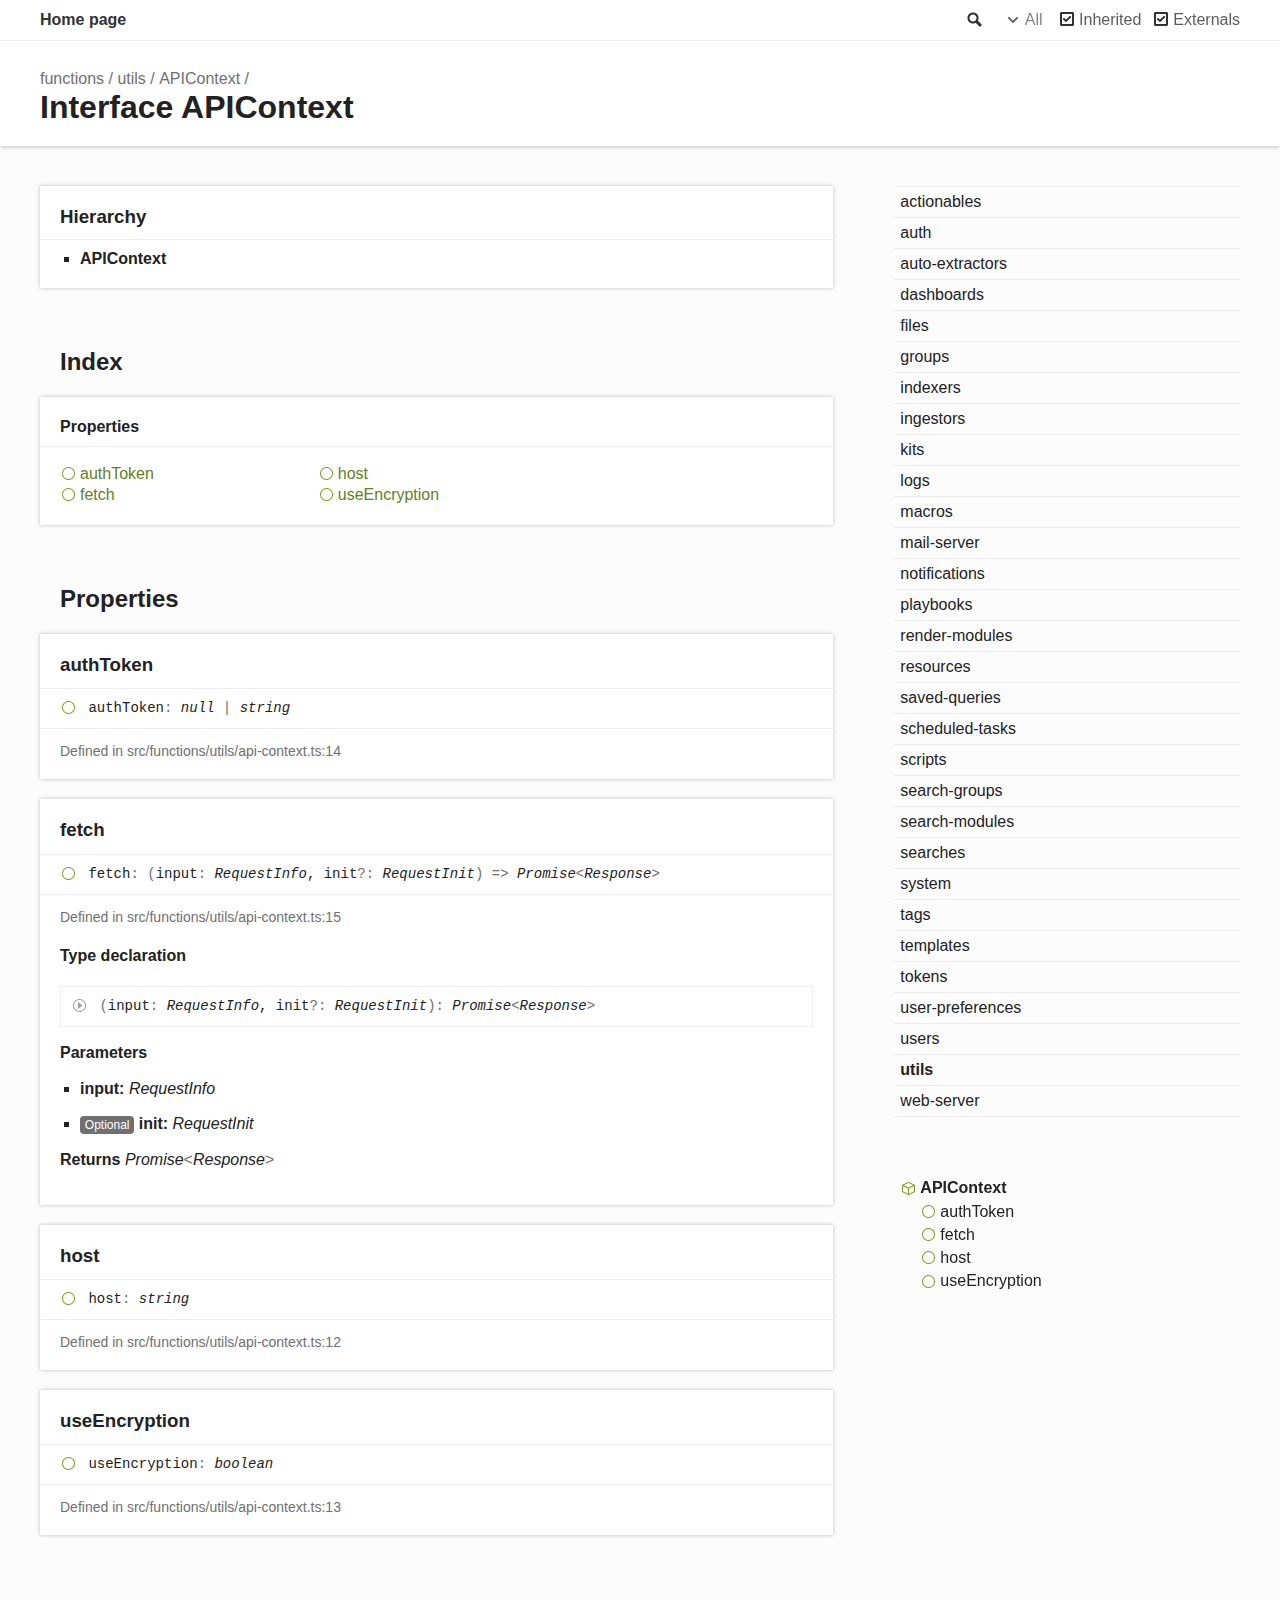
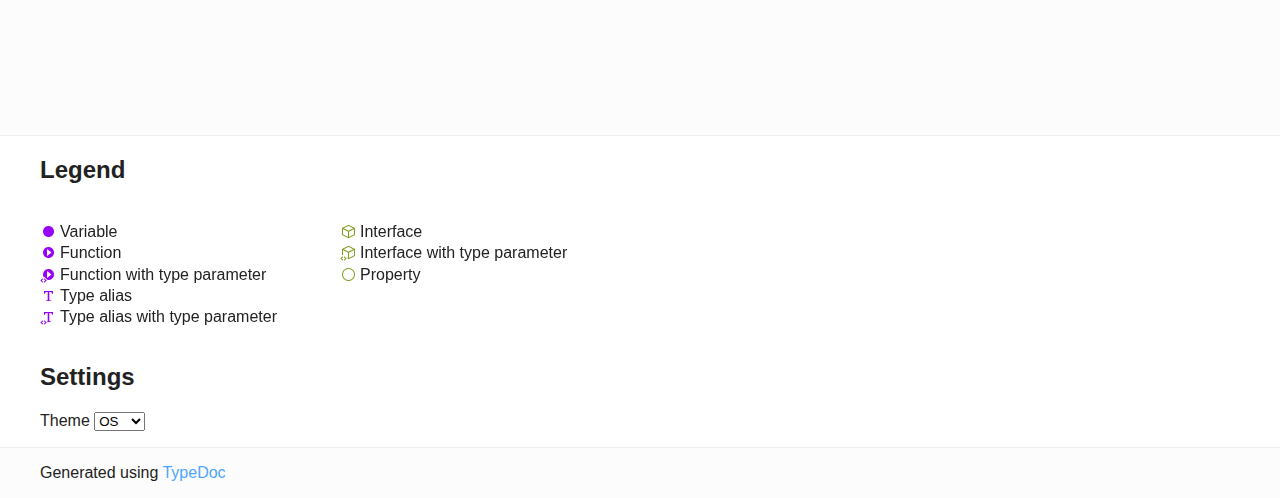
<file: docs/pages/functions/interfaces/utils.APIContext.html>
<!--
Copyright 2022 Gravwell, Inc. All rights reserved.
Contact: <legal@gravwell.io>

This software may be modified and distributed under the terms of the
MIT license. See the LICENSE file for details.
-->
<!DOCTYPE html>
<html class="default">
	<head>
		<meta charset="utf-8" />
		<meta http-equiv="x-ua-compatible" content="IE=edge" />
		<title>APIContext | gravwell</title>
		<meta name="description" content="Documentation for gravwell" />
		<meta name="viewport" content="width=device-width, initial-scale=1" />
		<link rel="stylesheet" href="../assets/style.css" />
		<link rel="stylesheet" href="../assets/highlight.css" />
		<script async src="../assets/search.js" id="search-script"></script>
	</head>
	<body>
		<script>
			document.body.classList.add(localStorage.getItem('tsd-theme') || 'os');
		</script>
		<header>
			<div class="tsd-page-toolbar">
				<div class="container">
					<div class="table-wrap">
						<div class="table-cell" id="tsd-search" data-base="..">
							<div class="field">
								<label for="tsd-search-field" class="tsd-widget search no-caption">Search</label
								><input type="text" id="tsd-search-field" />
							</div>
							<ul class="results">
								<li class="state loading">Preparing search index...</li>
								<li class="state failure">The search index is not available</li>
							</ul>
							<a href="../index.html" class="title">gravwell</a>
						</div>
						<div class="table-cell" id="tsd-widgets">
							<div id="tsd-filter">
								<a href="#" class="tsd-widget options no-caption" data-toggle="options">Options</a>
								<div class="tsd-filter-group">
									<div class="tsd-select" id="tsd-filter-visibility">
										<span class="tsd-select-label">All</span>
										<ul class="tsd-select-list">
											<li data-value="public">Public</li>
											<li data-value="protected">Public/Protected</li>
											<li data-value="private" class="selected">All</li>
										</ul>
									</div>
									<input type="checkbox" id="tsd-filter-inherited" checked /><label
										class="tsd-widget"
										for="tsd-filter-inherited"
										>Inherited</label
									><input type="checkbox" id="tsd-filter-externals" checked /><label
										class="tsd-widget"
										for="tsd-filter-externals"
										>Externals</label
									>
								</div>
							</div>
							<a href="#" class="tsd-widget menu no-caption" data-toggle="menu">Menu</a>
						</div>
					</div>
				</div>
			</div>
			<div class="tsd-page-title">
				<div class="container">
					<ul class="tsd-breadcrumb">
						<li><a href="../modules.html">gravwell</a></li>
						<li><a href="../modules/utils.html">utils</a></li>
						<li><a href="utils.APIContext.html">APIContext</a></li>
					</ul>
					<h1>Interface APIContext</h1>
				</div>
			</div>
		</header>
		<div class="container container-main">
			<div class="row">
				<div class="col-8 col-content">
					<section class="tsd-panel tsd-hierarchy">
						<h3>Hierarchy</h3>
						<ul class="tsd-hierarchy">
							<li><span class="target">APIContext</span></li>
						</ul>
					</section>
					<section class="tsd-panel-group tsd-index-group">
						<h2>Index</h2>
						<section class="tsd-panel tsd-index-panel">
							<div class="tsd-index-content">
								<section class="tsd-index-section">
									<h3>Properties</h3>
									<ul class="tsd-index-list">
										<li class="tsd-kind-property tsd-parent-kind-interface">
											<a href="utils.APIContext.html#authToken" class="tsd-kind-icon">auth<wbr />Token</a>
										</li>
										<li class="tsd-kind-property tsd-parent-kind-interface">
											<a href="utils.APIContext.html#fetch" class="tsd-kind-icon">fetch</a>
										</li>
										<li class="tsd-kind-property tsd-parent-kind-interface">
											<a href="utils.APIContext.html#host" class="tsd-kind-icon">host</a>
										</li>
										<li class="tsd-kind-property tsd-parent-kind-interface">
											<a href="utils.APIContext.html#useEncryption" class="tsd-kind-icon">use<wbr />Encryption</a>
										</li>
									</ul>
								</section>
							</div>
						</section>
					</section>
					<section class="tsd-panel-group tsd-member-group">
						<h2>Properties</h2>
						<section class="tsd-panel tsd-member tsd-kind-property tsd-parent-kind-interface">
							<a id="authToken" class="tsd-anchor"></a>
							<h3 class="tsd-anchor-link">
								auth<wbr />Token<a href="#authToken" aria-label="Permalink" class="tsd-anchor-icon"
									><svg
										xmlns="http://www.w3.org/2000/svg"
										class="icon icon-tabler icon-tabler-link"
										viewBox="0 0 24 24"
										stroke-width="2"
										stroke="currentColor"
										fill="none"
										stroke-linecap="round"
										stroke-linejoin="round"
									>
										<path stroke="none" d="M0 0h24v24H0z" fill="none"></path>
										<path d="M10 14a3.5 3.5 0 0 0 5 0l4 -4a3.5 3.5 0 0 0 -5 -5l-.5 .5"></path>
										<path d="M14 10a3.5 3.5 0 0 0 -5 0l-4 4a3.5 3.5 0 0 0 5 5l.5 -.5"></path></svg
								></a>
							</h3>
							<div class="tsd-signature tsd-kind-icon">
								auth<wbr />Token<span class="tsd-signature-symbol">:</span> <span class="tsd-signature-type">null</span
								><span class="tsd-signature-symbol"> | </span><span class="tsd-signature-type">string</span>
							</div>
							<aside class="tsd-sources">
								<ul>
									<li>Defined in src/functions/utils/api-context.ts:14</li>
								</ul>
							</aside>
						</section>
						<section class="tsd-panel tsd-member tsd-kind-property tsd-parent-kind-interface">
							<a id="fetch" class="tsd-anchor"></a>
							<h3 class="tsd-anchor-link">
								fetch<a href="#fetch" aria-label="Permalink" class="tsd-anchor-icon"
									><svg
										xmlns="http://www.w3.org/2000/svg"
										class="icon icon-tabler icon-tabler-link"
										viewBox="0 0 24 24"
										stroke-width="2"
										stroke="currentColor"
										fill="none"
										stroke-linecap="round"
										stroke-linejoin="round"
									>
										<path stroke="none" d="M0 0h24v24H0z" fill="none"></path>
										<path d="M10 14a3.5 3.5 0 0 0 5 0l4 -4a3.5 3.5 0 0 0 -5 -5l-.5 .5"></path>
										<path d="M14 10a3.5 3.5 0 0 0 -5 0l-4 4a3.5 3.5 0 0 0 5 5l.5 -.5"></path></svg
								></a>
							</h3>
							<div class="tsd-signature tsd-kind-icon">
								fetch<span class="tsd-signature-symbol">:</span> <span class="tsd-signature-symbol">(</span>input<span
									class="tsd-signature-symbol"
									>: </span
								><span class="tsd-signature-type">RequestInfo</span>, init<span class="tsd-signature-symbol">?: </span
								><span class="tsd-signature-type">RequestInit</span><span class="tsd-signature-symbol">)</span
								><span class="tsd-signature-symbol"> =&gt; </span><span class="tsd-signature-type">Promise</span
								><span class="tsd-signature-symbol">&lt;</span><span class="tsd-signature-type">Response</span
								><span class="tsd-signature-symbol">&gt;</span>
							</div>
							<aside class="tsd-sources">
								<ul>
									<li>Defined in src/functions/utils/api-context.ts:15</li>
								</ul>
							</aside>
							<div class="tsd-type-declaration">
								<h4>Type declaration</h4>
								<ul class="tsd-parameters">
									<li class="tsd-parameter-signature">
										<ul class="tsd-signatures tsd-kind-type-literal tsd-parent-kind-interface">
											<li class="tsd-signature tsd-kind-icon">
												<span class="tsd-signature-symbol">(</span>input<span class="tsd-signature-symbol">: </span
												><span class="tsd-signature-type">RequestInfo</span>, init<span class="tsd-signature-symbol"
													>?: </span
												><span class="tsd-signature-type">RequestInit</span><span class="tsd-signature-symbol">)</span
												><span class="tsd-signature-symbol">: </span><span class="tsd-signature-type">Promise</span
												><span class="tsd-signature-symbol">&lt;</span><span class="tsd-signature-type">Response</span
												><span class="tsd-signature-symbol">&gt;</span>
											</li>
										</ul>
										<ul class="tsd-descriptions">
											<li class="tsd-description">
												<h4 class="tsd-parameters-title">Parameters</h4>
												<ul class="tsd-parameters">
													<li>
														<h5>input: <span class="tsd-signature-type">RequestInfo</span></h5>
													</li>
													<li>
														<h5>
															<span class="tsd-flag ts-flagOptional">Optional</span> init:
															<span class="tsd-signature-type">RequestInit</span>
														</h5>
													</li>
												</ul>
												<h4 class="tsd-returns-title">
													Returns <span class="tsd-signature-type">Promise</span
													><span class="tsd-signature-symbol">&lt;</span><span class="tsd-signature-type">Response</span
													><span class="tsd-signature-symbol">&gt;</span>
												</h4>
											</li>
										</ul>
									</li>
								</ul>
							</div>
						</section>
						<section class="tsd-panel tsd-member tsd-kind-property tsd-parent-kind-interface">
							<a id="host" class="tsd-anchor"></a>
							<h3 class="tsd-anchor-link">
								host<a href="#host" aria-label="Permalink" class="tsd-anchor-icon"
									><svg
										xmlns="http://www.w3.org/2000/svg"
										class="icon icon-tabler icon-tabler-link"
										viewBox="0 0 24 24"
										stroke-width="2"
										stroke="currentColor"
										fill="none"
										stroke-linecap="round"
										stroke-linejoin="round"
									>
										<path stroke="none" d="M0 0h24v24H0z" fill="none"></path>
										<path d="M10 14a3.5 3.5 0 0 0 5 0l4 -4a3.5 3.5 0 0 0 -5 -5l-.5 .5"></path>
										<path d="M14 10a3.5 3.5 0 0 0 -5 0l-4 4a3.5 3.5 0 0 0 5 5l.5 -.5"></path></svg
								></a>
							</h3>
							<div class="tsd-signature tsd-kind-icon">
								host<span class="tsd-signature-symbol">:</span> <span class="tsd-signature-type">string</span>
							</div>
							<aside class="tsd-sources">
								<ul>
									<li>Defined in src/functions/utils/api-context.ts:12</li>
								</ul>
							</aside>
						</section>
						<section class="tsd-panel tsd-member tsd-kind-property tsd-parent-kind-interface">
							<a id="useEncryption" class="tsd-anchor"></a>
							<h3 class="tsd-anchor-link">
								use<wbr />Encryption<a href="#useEncryption" aria-label="Permalink" class="tsd-anchor-icon"
									><svg
										xmlns="http://www.w3.org/2000/svg"
										class="icon icon-tabler icon-tabler-link"
										viewBox="0 0 24 24"
										stroke-width="2"
										stroke="currentColor"
										fill="none"
										stroke-linecap="round"
										stroke-linejoin="round"
									>
										<path stroke="none" d="M0 0h24v24H0z" fill="none"></path>
										<path d="M10 14a3.5 3.5 0 0 0 5 0l4 -4a3.5 3.5 0 0 0 -5 -5l-.5 .5"></path>
										<path d="M14 10a3.5 3.5 0 0 0 -5 0l-4 4a3.5 3.5 0 0 0 5 5l.5 -.5"></path></svg
								></a>
							</h3>
							<div class="tsd-signature tsd-kind-icon">
								use<wbr />Encryption<span class="tsd-signature-symbol">:</span>
								<span class="tsd-signature-type">boolean</span>
							</div>
							<aside class="tsd-sources">
								<ul>
									<li>Defined in src/functions/utils/api-context.ts:13</li>
								</ul>
							</aside>
						</section>
					</section>
				</div>
				<div class="col-4 col-menu menu-sticky-wrap menu-highlight">
					<nav class="tsd-navigation primary">
						<ul>
							<li class=""><a href="../modules.html">Modules</a></li>
							<li class="tsd-kind-module"><a href="../modules/actionables.html">actionables</a></li>
							<li class="tsd-kind-module"><a href="../modules/auth.html">auth</a></li>
							<li class="tsd-kind-module">
								<a href="../modules/auto_extractors.html">auto-<wbr />extractors</a>
							</li>
							<li class="tsd-kind-module"><a href="../modules/dashboards.html">dashboards</a></li>
							<li class="tsd-kind-module"><a href="../modules/files.html">files</a></li>
							<li class="tsd-kind-module"><a href="../modules/groups.html">groups</a></li>
							<li class="tsd-kind-module"><a href="../modules/indexers.html">indexers</a></li>
							<li class="tsd-kind-module"><a href="../modules/ingestors.html">ingestors</a></li>
							<li class="tsd-kind-module"><a href="../modules/kits.html">kits</a></li>
							<li class="tsd-kind-module"><a href="../modules/logs.html">logs</a></li>
							<li class="tsd-kind-module"><a href="../modules/macros.html">macros</a></li>
							<li class="tsd-kind-module">
								<a href="../modules/mail_server.html">mail-<wbr />server</a>
							</li>
							<li class="tsd-kind-module"><a href="../modules/notifications.html">notifications</a></li>
							<li class="tsd-kind-module"><a href="../modules/playbooks.html">playbooks</a></li>
							<li class="tsd-kind-module">
								<a href="../modules/render_modules.html">render-<wbr />modules</a>
							</li>
							<li class="tsd-kind-module"><a href="../modules/resources.html">resources</a></li>
							<li class="tsd-kind-module">
								<a href="../modules/saved_queries.html">saved-<wbr />queries</a>
							</li>
							<li class="tsd-kind-module">
								<a href="../modules/scheduled_tasks.html">scheduled-<wbr />tasks</a>
							</li>
							<li class="tsd-kind-module"><a href="../modules/scripts.html">scripts</a></li>
							<li class="tsd-kind-module">
								<a href="../modules/search_groups.html">search-<wbr />groups</a>
							</li>
							<li class="tsd-kind-module">
								<a href="../modules/search_modules.html">search-<wbr />modules</a>
							</li>
							<li class="tsd-kind-module"><a href="../modules/searches.html">searches</a></li>
							<li class="tsd-kind-module"><a href="../modules/system.html">system</a></li>
							<li class="tsd-kind-module"><a href="../modules/tags.html">tags</a></li>
							<li class="tsd-kind-module"><a href="../modules/templates.html">templates</a></li>
							<li class="tsd-kind-module"><a href="../modules/tokens.html">tokens</a></li>
							<li class="tsd-kind-module">
								<a href="../modules/user_preferences.html">user-<wbr />preferences</a>
							</li>
							<li class="tsd-kind-module"><a href="../modules/users.html">users</a></li>
							<li class="current tsd-kind-module"><a href="../modules/utils.html">utils</a></li>
							<li class="tsd-kind-module">
								<a href="../modules/web_server.html">web-<wbr />server</a>
							</li>
						</ul>
					</nav>
					<nav class="tsd-navigation secondary menu-sticky">
						<ul>
							<li class="current tsd-kind-interface tsd-parent-kind-module">
								<a href="utils.APIContext.html" class="tsd-kind-icon">APIContext</a>
								<ul>
									<li class="tsd-kind-property tsd-parent-kind-interface">
										<a href="utils.APIContext.html#authToken" class="tsd-kind-icon">auth<wbr />Token</a>
									</li>
									<li class="tsd-kind-property tsd-parent-kind-interface">
										<a href="utils.APIContext.html#fetch" class="tsd-kind-icon">fetch</a>
									</li>
									<li class="tsd-kind-property tsd-parent-kind-interface">
										<a href="utils.APIContext.html#host" class="tsd-kind-icon">host</a>
									</li>
									<li class="tsd-kind-property tsd-parent-kind-interface">
										<a href="utils.APIContext.html#useEncryption" class="tsd-kind-icon">use<wbr />Encryption</a>
									</li>
								</ul>
							</li>
						</ul>
					</nav>
				</div>
			</div>
		</div>
		<footer class="with-border-bottom">
			<div class="container">
				<h2>Legend</h2>
				<div class="tsd-legend-group">
					<ul class="tsd-legend">
						<li class="tsd-kind-variable"><span class="tsd-kind-icon">Variable</span></li>
						<li class="tsd-kind-function"><span class="tsd-kind-icon">Function</span></li>
						<li class="tsd-kind-function tsd-has-type-parameter">
							<span class="tsd-kind-icon">Function with type parameter</span>
						</li>
						<li class="tsd-kind-type-alias"><span class="tsd-kind-icon">Type alias</span></li>
						<li class="tsd-kind-type-alias tsd-has-type-parameter">
							<span class="tsd-kind-icon">Type alias with type parameter</span>
						</li>
					</ul>
					<ul class="tsd-legend">
						<li class="tsd-kind-interface"><span class="tsd-kind-icon">Interface</span></li>
						<li class="tsd-kind-interface tsd-has-type-parameter">
							<span class="tsd-kind-icon">Interface with type parameter</span>
						</li>
						<li class="tsd-kind-property tsd-parent-kind-interface"><span class="tsd-kind-icon">Property</span></li>
					</ul>
				</div>
				<h2>Settings</h2>
				<p>
					Theme
					<select id="theme">
						<option value="os">OS</option>
						<option value="light">Light</option>
						<option value="dark">Dark</option>
					</select>
				</p>
			</div>
		</footer>
		<div class="container tsd-generator">
			<p>Generated using <a href="https://typedoc.org/" target="_blank">TypeDoc</a></p>
		</div>
		<div class="overlay"></div>
		<script src="../assets/main.js"></script>
	</body>
</html>

<script>
	const headerLinkElement = document.getElementsByClassName('title')[0];
	headerLinkElement.href = '../../../index.html';
	headerLinkElement.innerHTML = 'Home page';
</script>

<script>
	const modulesLinkElement = document.getElementsByClassName('primary')[0].children[0].children[0];
	modulesLinkElement.remove();
</script>

<script>
	const breadCrumbElement = document.getElementsByClassName('tsd-breadcrumb')[0].children[0].children[0];
	breadCrumbElement.innerHTML = 'functions';
	breadCrumbElement.href = '../index.html';
</script>
</file>
<file: docs/assets/style.css>
/*************************************************************************
 * Copyright 2022 Gravwell, Inc. All rights reserved.
 * Contact: <legal@gravwell.io>
 *
 * This software may be modified and distributed under the terms of the
 * MIT license. See the LICENSE file for details.
 **************************************************************************/

@import url('./icons.css');

:root {
	/* Light */
	--light-color-background: #fcfcfc;
	--light-color-secondary-background: #fff;
	--light-color-text: #222;
	--light-color-text-aside: #707070;
	--light-color-link: #4da6ff;
	--light-color-menu-divider: #eee;
	--light-color-menu-divider-focus: #000;
	--light-color-menu-label: #707070;
	--light-color-panel: var(--light-color-secondary-background);
	--light-color-panel-divider: #eee;
	--light-color-comment-tag: #707070;
	--light-color-comment-tag-text: #fff;
	--light-color-ts: #9600ff;
	--light-color-ts-interface: #647f1b;
	--light-color-ts-enum: #937210;
	--light-color-ts-class: #0672de;
	--light-color-ts-private: #707070;
	--light-color-toolbar: #fff;
	--light-color-toolbar-text: #333;
	--light-icon-filter: invert(0);
	--light-external-icon: url("data:image/svg+xml;utf8,<svg xmlns='http://www.w3.org/2000/svg' viewBox='0 0 100 100' width='10' height='10'><path fill-opacity='0' stroke='%23000' stroke-width='10' d='m43,35H5v60h60V57M45,5v10l10,10-30,30 20,20 30-30 10,10h10V5z'/></svg>");

	/* Dark */
	--dark-color-background: #36393f;
	--dark-color-secondary-background: #2f3136;
	--dark-color-text: #ffffff;
	--dark-color-text-aside: #e6e4e4;
	--dark-color-link: #00aff4;
	--dark-color-menu-divider: #eee;
	--dark-color-menu-divider-focus: #000;
	--dark-color-menu-label: #707070;
	--dark-color-panel: var(--dark-color-secondary-background);
	--dark-color-panel-divider: #818181;
	--dark-color-comment-tag: #dcddde;
	--dark-color-comment-tag-text: #2f3136;
	--dark-color-ts: #c97dff;
	--dark-color-ts-interface: #9cbe3c;
	--dark-color-ts-enum: #d6ab29;
	--dark-color-ts-class: #3695f3;
	--dark-color-ts-private: #e2e2e2;
	--dark-color-toolbar: #34373c;
	--dark-color-toolbar-text: #ffffff;
	--dark-icon-filter: invert(1);
	--dark-external-icon: url("data:image/svg+xml;utf8,<svg xmlns='http://www.w3.org/2000/svg' viewBox='0 0 100 100' width='10' height='10'><path fill-opacity='0' stroke='%23fff' stroke-width='10' d='m43,35H5v60h60V57M45,5v10l10,10-30,30 20,20 30-30 10,10h10V5z'/></svg>");
}

@media (prefers-color-scheme: light) {
	:root {
		--color-background: var(--light-color-background);
		--color-secondary-background: var(--light-color-secondary-background);
		--color-text: var(--light-color-text);
		--color-text-aside: var(--light-color-text-aside);
		--color-link: var(--light-color-link);
		--color-menu-divider: var(--light-color-menu-divider);
		--color-menu-divider-focus: var(--light-color-menu-divider-focus);
		--color-menu-label: var(--light-color-menu-label);
		--color-panel: var(--light-color-panel);
		--color-panel-divider: var(--light-color-panel-divider);
		--color-comment-tag: var(--light-color-comment-tag);
		--color-comment-tag-text: var(--light-color-comment-tag-text);
		--color-ts: var(--light-color-ts);
		--color-ts-interface: var(--light-color-ts-interface);
		--color-ts-enum: var(--light-color-ts-enum);
		--color-ts-class: var(--light-color-ts-class);
		--color-ts-private: var(--light-color-ts-private);
		--color-toolbar: var(--light-color-toolbar);
		--color-toolbar-text: var(--light-color-toolbar-text);
		--icon-filter: var(--light-icon-filter);
		--external-icon: var(--light-external-icon);
	}
}

@media (prefers-color-scheme: dark) {
	:root {
		--color-background: var(--dark-color-background);
		--color-secondary-background: var(--dark-color-secondary-background);
		--color-text: var(--dark-color-text);
		--color-text-aside: var(--dark-color-text-aside);
		--color-link: var(--dark-color-link);
		--color-menu-divider: var(--dark-color-menu-divider);
		--color-menu-divider-focus: var(--dark-color-menu-divider-focus);
		--color-menu-label: var(--dark-color-menu-label);
		--color-panel: var(--dark-color-panel);
		--color-panel-divider: var(--dark-color-panel-divider);
		--color-comment-tag: var(--dark-color-comment-tag);
		--color-comment-tag-text: var(--dark-color-comment-tag-text);
		--color-ts: var(--dark-color-ts);
		--color-ts-interface: var(--dark-color-ts-interface);
		--color-ts-enum: var(--dark-color-ts-enum);
		--color-ts-class: var(--dark-color-ts-class);
		--color-ts-private: var(--dark-color-ts-private);
		--color-toolbar: var(--dark-color-toolbar);
		--color-toolbar-text: var(--dark-color-toolbar-text);
		--icon-filter: var(--dark-icon-filter);
		--external-icon: var(--dark-external-icon);
	}
}

body {
	margin: 0;
}

body.light {
	--color-background: var(--light-color-background);
	--color-secondary-background: var(--light-color-secondary-background);
	--color-text: var(--light-color-text);
	--color-text-aside: var(--light-color-text-aside);
	--color-link: var(--light-color-link);
	--color-menu-divider: var(--light-color-menu-divider);
	--color-menu-divider-focus: var(--light-color-menu-divider-focus);
	--color-menu-label: var(--light-color-menu-label);
	--color-panel: var(--light-color-panel);
	--color-panel-divider: var(--light-color-panel-divider);
	--color-comment-tag: var(--light-color-comment-tag);
	--color-comment-tag-text: var(--light-color-comment-tag-text);
	--color-ts: var(--light-color-ts);
	--color-ts-interface: var(--light-color-ts-interface);
	--color-ts-enum: var(--light-color-ts-enum);
	--color-ts-class: var(--light-color-ts-class);
	--color-ts-private: var(--light-color-ts-private);
	--color-toolbar: var(--light-color-toolbar);
	--color-toolbar-text: var(--light-color-toolbar-text);
	--icon-filter: var(--light-icon-filter);
	--external-icon: var(--light-external-icon);
}

body.dark {
	--color-background: var(--dark-color-background);
	--color-secondary-background: var(--dark-color-secondary-background);
	--color-text: var(--dark-color-text);
	--color-text-aside: var(--dark-color-text-aside);
	--color-link: var(--dark-color-link);
	--color-menu-divider: var(--dark-color-menu-divider);
	--color-menu-divider-focus: var(--dark-color-menu-divider-focus);
	--color-menu-label: var(--dark-color-menu-label);
	--color-panel: var(--dark-color-panel);
	--color-panel-divider: var(--dark-color-panel-divider);
	--color-comment-tag: var(--dark-color-comment-tag);
	--color-comment-tag-text: var(--dark-color-comment-tag-text);
	--color-ts: var(--dark-color-ts);
	--color-ts-interface: var(--dark-color-ts-interface);
	--color-ts-enum: var(--dark-color-ts-enum);
	--color-ts-class: var(--dark-color-ts-class);
	--color-ts-private: var(--dark-color-ts-private);
	--color-toolbar: var(--dark-color-toolbar);
	--color-toolbar-text: var(--dark-color-toolbar-text);
	--icon-filter: var(--dark-icon-filter);
	--external-icon: var(--dark-external-icon);
}

h1,
h2,
h3,
h4,
h5,
h6 {
	line-height: 1.2;
}

h1 {
	font-size: 2em;
	margin: 0.67em 0;
}

h2 {
	font-size: 1.5em;
	margin: 0.83em 0;
}

h3 {
	font-size: 1.17em;
	margin: 1em 0;
}

h4,
.tsd-index-panel h3 {
	font-size: 1em;
	margin: 1.33em 0;
}

h5 {
	font-size: 0.83em;
	margin: 1.67em 0;
}

h6 {
	font-size: 0.67em;
	margin: 2.33em 0;
}

pre {
	white-space: pre;
	white-space: pre-wrap;
	word-wrap: break-word;
}

dl,
menu,
ol,
ul {
	margin: 1em 0;
}

dd {
	margin: 0 0 0 40px;
}

.container {
	max-width: 1200px;
	margin: 0 auto;
	padding: 0 40px;
}
@media (max-width: 640px) {
	.container {
		padding: 0 20px;
	}
}

.container-main {
	padding-bottom: 200px;
}

.row {
	display: flex;
	position: relative;
	margin: 0 -10px;
}
.row:after {
	visibility: hidden;
	display: block;
	content: '';
	clear: both;
	height: 0;
}

.col-4,
.col-8 {
	box-sizing: border-box;
	float: left;
	padding: 0 10px;
}

.col-4 {
	width: 33.3333333333%;
}
.col-8 {
	width: 66.6666666667%;
}

ul.tsd-descriptions > li > :first-child,
.tsd-panel > :first-child,
.col-8 > :first-child,
.col-4 > :first-child,
ul.tsd-descriptions > li > :first-child > :first-child,
.tsd-panel > :first-child > :first-child,
.col-8 > :first-child > :first-child,
.col-4 > :first-child > :first-child,
ul.tsd-descriptions > li > :first-child > :first-child > :first-child,
.tsd-panel > :first-child > :first-child > :first-child,
.col-8 > :first-child > :first-child > :first-child,
.col-4 > :first-child > :first-child > :first-child {
	margin-top: 0;
}
ul.tsd-descriptions > li > :last-child,
.tsd-panel > :last-child,
.col-8 > :last-child,
.col-4 > :last-child,
ul.tsd-descriptions > li > :last-child > :last-child,
.tsd-panel > :last-child > :last-child,
.col-8 > :last-child > :last-child,
.col-4 > :last-child > :last-child,
ul.tsd-descriptions > li > :last-child > :last-child > :last-child,
.tsd-panel > :last-child > :last-child > :last-child,
.col-8 > :last-child > :last-child > :last-child,
.col-4 > :last-child > :last-child > :last-child {
	margin-bottom: 0;
}

@keyframes fade-in {
	from {
		opacity: 0;
	}
	to {
		opacity: 1;
	}
}
@keyframes fade-out {
	from {
		opacity: 1;
		visibility: visible;
	}
	to {
		opacity: 0;
	}
}
@keyframes fade-in-delayed {
	0% {
		opacity: 0;
	}
	33% {
		opacity: 0;
	}
	100% {
		opacity: 1;
	}
}
@keyframes fade-out-delayed {
	0% {
		opacity: 1;
		visibility: visible;
	}
	66% {
		opacity: 0;
	}
	100% {
		opacity: 0;
	}
}
@keyframes shift-to-left {
	from {
		transform: translate(0, 0);
	}
	to {
		transform: translate(-25%, 0);
	}
}
@keyframes unshift-to-left {
	from {
		transform: translate(-25%, 0);
	}
	to {
		transform: translate(0, 0);
	}
}
@keyframes pop-in-from-right {
	from {
		transform: translate(100%, 0);
	}
	to {
		transform: translate(0, 0);
	}
}
@keyframes pop-out-to-right {
	from {
		transform: translate(0, 0);
		visibility: visible;
	}
	to {
		transform: translate(100%, 0);
	}
}
body {
	background: var(--color-background);
	font-family: 'Segoe UI', sans-serif;
	font-size: 16px;
	color: var(--color-text);
}

a {
	color: var(--color-link);
	text-decoration: none;
}
a:hover {
	text-decoration: underline;
}
a.external[target='_blank'] {
	background-image: var(--external-icon);
	background-position: top 3px right;
	background-repeat: no-repeat;
	padding-right: 13px;
}

code,
pre {
	font-family: Menlo, Monaco, Consolas, 'Courier New', monospace;
	padding: 0.2em;
	margin: 0;
	font-size: 14px;
}

pre {
	padding: 10px;
}
pre code {
	padding: 0;
	font-size: 100%;
}

blockquote {
	margin: 1em 0;
	padding-left: 1em;
	border-left: 4px solid gray;
}

.tsd-typography {
	line-height: 1.333em;
}
.tsd-typography ul {
	list-style: square;
	padding: 0 0 0 20px;
	margin: 0;
}
.tsd-typography h4,
.tsd-typography .tsd-index-panel h3,
.tsd-index-panel .tsd-typography h3,
.tsd-typography h5,
.tsd-typography h6 {
	font-size: 1em;
	margin: 0;
}
.tsd-typography h5,
.tsd-typography h6 {
	font-weight: normal;
}
.tsd-typography p,
.tsd-typography ul,
.tsd-typography ol {
	margin: 1em 0;
}

@media (min-width: 901px) and (max-width: 1024px) {
	html .col-content {
		width: 72%;
	}
	html .col-menu {
		width: 28%;
	}
	html .tsd-navigation {
		padding-left: 10px;
	}
}
@media (max-width: 900px) {
	html .col-content {
		float: none;
		width: 100%;
	}
	html .col-menu {
		position: fixed !important;
		overflow: auto;
		-webkit-overflow-scrolling: touch;
		z-index: 1024;
		top: 0 !important;
		bottom: 0 !important;
		left: auto !important;
		right: 0 !important;
		width: 100%;
		padding: 20px 20px 0 0;
		max-width: 450px;
		visibility: hidden;
		background-color: var(--color-panel);
		transform: translate(100%, 0);
	}
	html .col-menu > *:last-child {
		padding-bottom: 20px;
	}
	html .overlay {
		content: '';
		display: block;
		position: fixed;
		z-index: 1023;
		top: 0;
		left: 0;
		right: 0;
		bottom: 0;
		background-color: rgba(0, 0, 0, 0.75);
		visibility: hidden;
	}

	.to-has-menu .overlay {
		animation: fade-in 0.4s;
	}

	.to-has-menu :is(header, footer, .col-content) {
		animation: shift-to-left 0.4s;
	}

	.to-has-menu .col-menu {
		animation: pop-in-from-right 0.4s;
	}

	.from-has-menu .overlay {
		animation: fade-out 0.4s;
	}

	.from-has-menu :is(header, footer, .col-content) {
		animation: unshift-to-left 0.4s;
	}

	.from-has-menu .col-menu {
		animation: pop-out-to-right 0.4s;
	}

	.has-menu body {
		overflow: hidden;
	}
	.has-menu .overlay {
		visibility: visible;
	}
	.has-menu :is(header, footer, .col-content) {
		transform: translate(-25%, 0);
	}
	.has-menu .col-menu {
		visibility: visible;
		transform: translate(0, 0);
		display: grid;
		grid-template-rows: auto 1fr;
		max-height: 100vh;
	}
	.has-menu .tsd-navigation {
		max-height: 100%;
	}
}

.tsd-page-title {
	padding: 70px 0 20px 0;
	margin: 0 0 40px 0;
	background: var(--color-panel);
	box-shadow: 0 0 5px rgba(0, 0, 0, 0.35);
}
.tsd-page-title h1 {
	margin: 0;
}

.tsd-breadcrumb {
	margin: 0;
	padding: 0;
	color: var(--color-text-aside);
}
.tsd-breadcrumb a {
	color: var(--color-text-aside);
	text-decoration: none;
}
.tsd-breadcrumb a:hover {
	text-decoration: underline;
}
.tsd-breadcrumb li {
	display: inline;
}
.tsd-breadcrumb li:after {
	content: ' / ';
}

dl.tsd-comment-tags {
	overflow: hidden;
}
dl.tsd-comment-tags dt {
	float: left;
	padding: 1px 5px;
	margin: 0 10px 0 0;
	border-radius: 4px;
	border: 1px solid var(--color-comment-tag);
	color: var(--color-comment-tag);
	font-size: 0.8em;
	font-weight: normal;
}
dl.tsd-comment-tags dd {
	margin: 0 0 10px 0;
}
dl.tsd-comment-tags dd:before,
dl.tsd-comment-tags dd:after {
	display: table;
	content: ' ';
}
dl.tsd-comment-tags dd pre,
dl.tsd-comment-tags dd:after {
	clear: both;
}
dl.tsd-comment-tags p {
	margin: 0;
}

.tsd-panel.tsd-comment .lead {
	font-size: 1.1em;
	line-height: 1.333em;
	margin-bottom: 2em;
}
.tsd-panel.tsd-comment .lead:last-child {
	margin-bottom: 0;
}

.toggle-protected .tsd-is-private {
	display: none;
}

.toggle-public .tsd-is-private,
.toggle-public .tsd-is-protected,
.toggle-public .tsd-is-private-protected {
	display: none;
}

.toggle-inherited .tsd-is-inherited {
	display: none;
}

.toggle-externals .tsd-is-external {
	display: none;
}

#tsd-filter {
	position: relative;
	display: inline-block;
	height: 40px;
	vertical-align: bottom;
}
.no-filter #tsd-filter {
	display: none;
}
#tsd-filter .tsd-filter-group {
	display: inline-block;
	height: 40px;
	vertical-align: bottom;
	white-space: nowrap;
}
#tsd-filter input {
	display: none;
}
@media (max-width: 900px) {
	#tsd-filter .tsd-filter-group {
		display: block;
		position: absolute;
		top: 40px;
		right: 20px;
		height: auto;
		background-color: var(--color-panel);
		visibility: hidden;
		transform: translate(50%, 0);
		box-shadow: 0 0 4px rgba(0, 0, 0, 0.25);
	}
	.has-options #tsd-filter .tsd-filter-group {
		visibility: visible;
	}
	.to-has-options #tsd-filter .tsd-filter-group {
		animation: fade-in 0.2s;
	}
	.from-has-options #tsd-filter .tsd-filter-group {
		animation: fade-out 0.2s;
	}
	#tsd-filter label,
	#tsd-filter .tsd-select {
		display: block;
		padding-right: 20px;
	}
}

footer {
	border-top: 1px solid var(--color-panel-divider);
	background-color: var(--color-panel);
}
footer:after {
	content: '';
	display: table;
}
footer.with-border-bottom {
	border-bottom: 1px solid var(--color-panel-divider);
}
footer .tsd-legend-group {
	font-size: 0;
}
footer .tsd-legend {
	display: inline-block;
	width: 25%;
	padding: 0;
	font-size: 16px;
	list-style: none;
	line-height: 1.333em;
	vertical-align: top;
}
@media (max-width: 900px) {
	footer .tsd-legend {
		width: 50%;
	}
}

.tsd-hierarchy {
	list-style: square;
	padding: 0 0 0 20px;
	margin: 0;
}
.tsd-hierarchy .target {
	font-weight: bold;
}

.tsd-index-panel .tsd-index-content {
	margin-bottom: -30px !important;
}
.tsd-index-panel .tsd-index-section {
	margin-bottom: 30px !important;
}
.tsd-index-panel h3 {
	margin: 0 -20px 10px -20px;
	padding: 0 20px 10px 20px;
	border-bottom: 1px solid var(--color-panel-divider);
}
.tsd-index-panel ul.tsd-index-list {
	-webkit-column-count: 3;
	-moz-column-count: 3;
	-ms-column-count: 3;
	-o-column-count: 3;
	column-count: 3;
	-webkit-column-gap: 20px;
	-moz-column-gap: 20px;
	-ms-column-gap: 20px;
	-o-column-gap: 20px;
	column-gap: 20px;
	padding: 0;
	list-style: none;
	line-height: 1.333em;
}
@media (max-width: 900px) {
	.tsd-index-panel ul.tsd-index-list {
		-webkit-column-count: 1;
		-moz-column-count: 1;
		-ms-column-count: 1;
		-o-column-count: 1;
		column-count: 1;
	}
}
@media (min-width: 901px) and (max-width: 1024px) {
	.tsd-index-panel ul.tsd-index-list {
		-webkit-column-count: 2;
		-moz-column-count: 2;
		-ms-column-count: 2;
		-o-column-count: 2;
		column-count: 2;
	}
}
.tsd-index-panel ul.tsd-index-list li {
	-webkit-page-break-inside: avoid;
	-moz-page-break-inside: avoid;
	-ms-page-break-inside: avoid;
	-o-page-break-inside: avoid;
	page-break-inside: avoid;
}
.tsd-index-panel a,
.tsd-index-panel .tsd-parent-kind-module a {
	color: var(--color-ts);
}
.tsd-index-panel .tsd-parent-kind-interface a {
	color: var(--color-ts-interface);
}
.tsd-index-panel .tsd-parent-kind-enum a {
	color: var(--color-ts-enum);
}
.tsd-index-panel .tsd-parent-kind-class a {
	color: var(--color-ts-class);
}
.tsd-index-panel .tsd-kind-module a {
	color: var(--color-ts);
}
.tsd-index-panel .tsd-kind-interface a {
	color: var(--color-ts-interface);
}
.tsd-index-panel .tsd-kind-enum a {
	color: var(--color-ts-enum);
}
.tsd-index-panel .tsd-kind-class a {
	color: var(--color-ts-class);
}
.tsd-index-panel .tsd-is-private a {
	color: var(--color-ts-private);
}

.tsd-flag {
	display: inline-block;
	padding: 0.25em 0.4em;
	border-radius: 4px;
	color: var(--color-comment-tag-text);
	background-color: var(--color-comment-tag);
	text-indent: 0;
	font-size: 75%;
	line-height: 1;
	font-weight: normal;
}

.tsd-anchor {
	position: absolute;
	top: -100px;
}

.tsd-member {
	position: relative;
}
.tsd-member .tsd-anchor + h3 {
	margin-top: 0;
	margin-bottom: 0;
	border-bottom: none;
}
.tsd-member [data-tsd-kind] {
	color: var(--color-ts);
}
.tsd-member [data-tsd-kind='Interface'] {
	color: var(--color-ts-interface);
}
.tsd-member [data-tsd-kind='Enum'] {
	color: var(--color-ts-enum);
}
.tsd-member [data-tsd-kind='Class'] {
	color: var(--color-ts-class);
}
.tsd-member [data-tsd-kind='Private'] {
	color: var(--color-ts-private);
}

.tsd-navigation {
	margin: 0 0 0 40px;
}
.tsd-navigation a {
	display: block;
	padding-top: 2px;
	padding-bottom: 2px;
	border-left: 2px solid transparent;
	color: var(--color-text);
	text-decoration: none;
	transition: border-left-color 0.1s;
}
.tsd-navigation a:hover {
	text-decoration: underline;
}
.tsd-navigation ul {
	margin: 0;
	padding: 0;
	list-style: none;
}
.tsd-navigation li {
	padding: 0;
}

.tsd-navigation.primary {
	padding-bottom: 40px;
}
.tsd-navigation.primary a {
	display: block;
	padding-top: 6px;
	padding-bottom: 6px;
}
.tsd-navigation.primary ul li a {
	padding-left: 5px;
}
.tsd-navigation.primary ul li li a {
	padding-left: 25px;
}
.tsd-navigation.primary ul li li li a {
	padding-left: 45px;
}
.tsd-navigation.primary ul li li li li a {
	padding-left: 65px;
}
.tsd-navigation.primary ul li li li li li a {
	padding-left: 85px;
}
.tsd-navigation.primary ul li li li li li li a {
	padding-left: 105px;
}
.tsd-navigation.primary > ul {
	border-bottom: 1px solid var(--color-panel-divider);
}
.tsd-navigation.primary li {
	border-top: 1px solid var(--color-panel-divider);
}
.tsd-navigation.primary li.current > a {
	font-weight: bold;
}
.tsd-navigation.primary li.label span {
	display: block;
	padding: 20px 0 6px 5px;
	color: var(--color-menu-label);
}
.tsd-navigation.primary li.globals + li > span,
.tsd-navigation.primary li.globals + li > a {
	padding-top: 20px;
}

.tsd-navigation.secondary {
	max-height: calc(100vh - 1rem - 40px);
	overflow: auto;
	position: sticky;
	top: calc(0.5rem + 40px);
	transition: 0.3s;
}
.tsd-navigation.secondary.tsd-navigation--toolbar-hide {
	max-height: calc(100vh - 1rem);
	top: 0.5rem;
}
.tsd-navigation.secondary ul {
	transition: opacity 0.2s;
}
.tsd-navigation.secondary ul li a {
	padding-left: 25px;
}
.tsd-navigation.secondary ul li li a {
	padding-left: 45px;
}
.tsd-navigation.secondary ul li li li a {
	padding-left: 65px;
}
.tsd-navigation.secondary ul li li li li a {
	padding-left: 85px;
}
.tsd-navigation.secondary ul li li li li li a {
	padding-left: 105px;
}
.tsd-navigation.secondary ul li li li li li li a {
	padding-left: 125px;
}
.tsd-navigation.secondary ul.current a {
	border-left-color: var(--color-panel-divider);
}
.tsd-navigation.secondary li.focus > a,
.tsd-navigation.secondary ul.current li.focus > a {
	border-left-color: var(--color-menu-divider-focus);
}
.tsd-navigation.secondary li.current {
	margin-top: 20px;
	margin-bottom: 20px;
	border-left-color: var(--color-panel-divider);
}
.tsd-navigation.secondary li.current > a {
	font-weight: bold;
}

@media (min-width: 901px) {
	.menu-sticky-wrap {
		position: static;
	}
}

.tsd-panel {
	margin: 20px 0;
	padding: 20px;
	background-color: var(--color-panel);
	box-shadow: 0 0 4px rgba(0, 0, 0, 0.25);
}
.tsd-panel:empty {
	display: none;
}
.tsd-panel > h1,
.tsd-panel > h2,
.tsd-panel > h3 {
	margin: 1.5em -20px 10px -20px;
	padding: 0 20px 10px 20px;
	border-bottom: 1px solid var(--color-panel-divider);
}
.tsd-panel > h1.tsd-before-signature,
.tsd-panel > h2.tsd-before-signature,
.tsd-panel > h3.tsd-before-signature {
	margin-bottom: 0;
	border-bottom: 0;
}
.tsd-panel table {
	display: block;
	width: 100%;
	overflow: auto;
	margin-top: 10px;
	word-break: normal;
	word-break: keep-all;
	border-collapse: collapse;
}
.tsd-panel table th {
	font-weight: bold;
}
.tsd-panel table th,
.tsd-panel table td {
	padding: 6px 13px;
	border: 1px solid var(--color-panel-divider);
}
.tsd-panel table tr {
	background: var(--color-background);
}
.tsd-panel table tr:nth-child(even) {
	background: var(--color-secondary-background);
}

.tsd-panel-group {
	margin: 60px 0;
}
.tsd-panel-group > h1,
.tsd-panel-group > h2,
.tsd-panel-group > h3 {
	padding-left: 20px;
	padding-right: 20px;
}

#tsd-search {
	transition: background-color 0.2s;
}
#tsd-search .title {
	position: relative;
	z-index: 2;
}
#tsd-search .field {
	position: absolute;
	left: 0;
	top: 0;
	right: 40px;
	height: 40px;
}
#tsd-search .field input {
	box-sizing: border-box;
	position: relative;
	top: -50px;
	z-index: 1;
	width: 100%;
	padding: 0 10px;
	opacity: 0;
	outline: 0;
	border: 0;
	background: transparent;
	color: var(--color-text);
}
#tsd-search .field label {
	position: absolute;
	overflow: hidden;
	right: -40px;
}
#tsd-search .field input,
#tsd-search .title {
	transition: opacity 0.2s;
}
#tsd-search .results {
	position: absolute;
	visibility: hidden;
	top: 40px;
	width: 100%;
	margin: 0;
	padding: 0;
	list-style: none;
	box-shadow: 0 0 4px rgba(0, 0, 0, 0.25);
}
#tsd-search .results li {
	padding: 0 10px;
	background-color: var(--color-background);
}
#tsd-search .results li:nth-child(even) {
	background-color: var(--color-panel);
}
#tsd-search .results li.state {
	display: none;
}
#tsd-search .results li.current,
#tsd-search .results li:hover {
	background-color: var(--color-panel-divider);
}
#tsd-search .results a {
	display: block;
}
#tsd-search .results a:before {
	top: 10px;
}
#tsd-search .results span.parent {
	color: var(--color-text-aside);
	font-weight: normal;
}
#tsd-search.has-focus {
	background-color: var(--color-panel-divider);
}
#tsd-search.has-focus .field input {
	top: 0;
	opacity: 1;
}
#tsd-search.has-focus .title {
	z-index: 0;
	opacity: 0;
}
#tsd-search.has-focus .results {
	visibility: visible;
}
#tsd-search.loading .results li.state.loading {
	display: block;
}
#tsd-search.failure .results li.state.failure {
	display: block;
}

.tsd-signature {
	margin: 0 0 1em 0;
	padding: 10px;
	border: 1px solid var(--color-panel-divider);
	font-family: Menlo, Monaco, Consolas, 'Courier New', monospace;
	font-size: 14px;
	overflow-x: auto;
}
.tsd-signature.tsd-kind-icon {
	padding-left: 30px;
}
.tsd-signature.tsd-kind-icon:before {
	top: 10px;
	left: 10px;
}
.tsd-panel > .tsd-signature {
	margin-left: -20px;
	margin-right: -20px;
	border-width: 1px 0;
}
.tsd-panel > .tsd-signature.tsd-kind-icon {
	padding-left: 40px;
}
.tsd-panel > .tsd-signature.tsd-kind-icon:before {
	left: 20px;
}

.tsd-signature-symbol {
	color: var(--color-text-aside);
	font-weight: normal;
}

.tsd-signature-type {
	font-style: italic;
	font-weight: normal;
}

.tsd-signatures {
	padding: 0;
	margin: 0 0 1em 0;
	border: 1px solid var(--color-panel-divider);
}
.tsd-signatures .tsd-signature {
	margin: 0;
	border-width: 1px 0 0 0;
	transition: background-color 0.1s;
}
.tsd-signatures .tsd-signature:first-child {
	border-top-width: 0;
}
.tsd-signatures .tsd-signature.current {
	background-color: var(--color-panel-divider);
}
.tsd-signatures.active > .tsd-signature {
	cursor: pointer;
}
.tsd-panel > .tsd-signatures {
	margin-left: -20px;
	margin-right: -20px;
	border-width: 1px 0;
}
.tsd-panel > .tsd-signatures .tsd-signature.tsd-kind-icon {
	padding-left: 40px;
}
.tsd-panel > .tsd-signatures .tsd-signature.tsd-kind-icon:before {
	left: 20px;
}
.tsd-panel > a.anchor + .tsd-signatures {
	border-top-width: 0;
	margin-top: -20px;
}

ul.tsd-descriptions {
	position: relative;
	overflow: hidden;
	padding: 0;
	list-style: none;
}
ul.tsd-descriptions.active > .tsd-description {
	display: none;
}
ul.tsd-descriptions.active > .tsd-description.current {
	display: block;
}
ul.tsd-descriptions.active > .tsd-description.fade-in {
	animation: fade-in-delayed 0.3s;
}
ul.tsd-descriptions.active > .tsd-description.fade-out {
	animation: fade-out-delayed 0.3s;
	position: absolute;
	display: block;
	top: 0;
	left: 0;
	right: 0;
	opacity: 0;
	visibility: hidden;
}
ul.tsd-descriptions h4,
ul.tsd-descriptions .tsd-index-panel h3,
.tsd-index-panel ul.tsd-descriptions h3 {
	font-size: 16px;
	margin: 1em 0 0.5em 0;
}

ul.tsd-parameters,
ul.tsd-type-parameters {
	list-style: square;
	margin: 0;
	padding-left: 20px;
}
ul.tsd-parameters > li.tsd-parameter-signature,
ul.tsd-type-parameters > li.tsd-parameter-signature {
	list-style: none;
	margin-left: -20px;
}
ul.tsd-parameters h5,
ul.tsd-type-parameters h5 {
	font-size: 16px;
	margin: 1em 0 0.5em 0;
}
ul.tsd-parameters .tsd-comment,
ul.tsd-type-parameters .tsd-comment {
	margin-top: -0.5em;
}

.tsd-sources {
	font-size: 14px;
	color: var(--color-text-aside);
	margin: 0 0 1em 0;
}
.tsd-sources a {
	color: var(--color-text-aside);
	text-decoration: underline;
}
.tsd-sources ul,
.tsd-sources p {
	margin: 0 !important;
}
.tsd-sources ul {
	list-style: none;
	padding: 0;
}

.tsd-page-toolbar {
	position: fixed;
	z-index: 1;
	top: 0;
	left: 0;
	width: 100%;
	height: 40px;
	color: var(--color-toolbar-text);
	background: var(--color-toolbar);
	border-bottom: 1px solid var(--color-panel-divider);
	transition: transform 0.3s linear;
}
.tsd-page-toolbar a {
	color: var(--color-toolbar-text);
	text-decoration: none;
}
.tsd-page-toolbar a.title {
	font-weight: bold;
}
.tsd-page-toolbar a.title:hover {
	text-decoration: underline;
}
.tsd-page-toolbar .table-wrap {
	display: table;
	width: 100%;
	height: 40px;
}
.tsd-page-toolbar .table-cell {
	display: table-cell;
	position: relative;
	white-space: nowrap;
	line-height: 40px;
}
.tsd-page-toolbar .table-cell:first-child {
	width: 100%;
}

.tsd-page-toolbar--hide {
	transform: translateY(-100%);
}

.tsd-select .tsd-select-list li:before,
.tsd-select .tsd-select-label:before,
.tsd-widget:before {
	content: '';
	display: inline-block;
	width: 40px;
	height: 40px;
	margin: 0 -8px 0 0;
	background-image: url(./widgets.png);
	background-repeat: no-repeat;
	text-indent: -1024px;
	vertical-align: bottom;
	filter: var(--icon-filter);
}
@media (-webkit-min-device-pixel-ratio: 1.5), (min-resolution: 144dpi) {
	.tsd-select .tsd-select-list li:before,
	.tsd-select .tsd-select-label:before,
	.tsd-widget:before {
		background-image: url(./widgets@2x.png);
		background-size: 320px 40px;
	}
}

.tsd-widget {
	display: inline-block;
	overflow: hidden;
	opacity: 0.8;
	height: 40px;
	transition: opacity 0.1s, background-color 0.2s;
	vertical-align: bottom;
	cursor: pointer;
}
.tsd-widget:hover {
	opacity: 0.9;
}
.tsd-widget.active {
	opacity: 1;
	background-color: var(--color-panel-divider);
}
.tsd-widget.no-caption {
	width: 40px;
}
.tsd-widget.no-caption:before {
	margin: 0;
}
.tsd-widget.search:before {
	background-position: 0 0;
}
.tsd-widget.menu:before {
	background-position: -40px 0;
}
.tsd-widget.options:before {
	background-position: -80px 0;
}
.tsd-widget.options,
.tsd-widget.menu {
	display: none;
}
@media (max-width: 900px) {
	.tsd-widget.options,
	.tsd-widget.menu {
		display: inline-block;
	}
}
input[type='checkbox'] + .tsd-widget:before {
	background-position: -120px 0;
}
input[type='checkbox']:checked + .tsd-widget:before {
	background-position: -160px 0;
}

.tsd-select {
	position: relative;
	display: inline-block;
	height: 40px;
	transition: opacity 0.1s, background-color 0.2s;
	vertical-align: bottom;
	cursor: pointer;
}
.tsd-select .tsd-select-label {
	opacity: 0.6;
	transition: opacity 0.2s;
}
.tsd-select .tsd-select-label:before {
	background-position: -240px 0;
}
.tsd-select.active .tsd-select-label {
	opacity: 0.8;
}
.tsd-select.active .tsd-select-list {
	visibility: visible;
	opacity: 1;
	transition-delay: 0s;
}
.tsd-select .tsd-select-list {
	position: absolute;
	visibility: hidden;
	top: 40px;
	left: 0;
	margin: 0;
	padding: 0;
	opacity: 0;
	list-style: none;
	box-shadow: 0 0 4px rgba(0, 0, 0, 0.25);
	transition: visibility 0s 0.2s, opacity 0.2s;
}
.tsd-select .tsd-select-list li {
	padding: 0 20px 0 0;
	background-color: var(--color-background);
}
.tsd-select .tsd-select-list li:before {
	background-position: 40px 0;
}
.tsd-select .tsd-select-list li:nth-child(even) {
	background-color: var(--color-panel);
}
.tsd-select .tsd-select-list li:hover {
	background-color: var(--color-panel-divider);
}
.tsd-select .tsd-select-list li.selected:before {
	background-position: -200px 0;
}
@media (max-width: 900px) {
	.tsd-select .tsd-select-list {
		top: 0;
		left: auto;
		right: 100%;
		margin-right: -5px;
	}
	.tsd-select .tsd-select-label:before {
		background-position: -280px 0;
	}
}

img {
	max-width: 100%;
}

.tsd-anchor-icon {
	margin-left: 10px;
	vertical-align: middle;
	color: var(--color-text);
}

.tsd-anchor-icon svg {
	width: 1em;
	height: 1em;
	visibility: hidden;
}

.tsd-anchor-link:hover > .tsd-anchor-icon svg {
	visibility: visible;
}

/* Styles for @POST, @GET, @PUT, @DELETE */
dt {
	background-color: rgba(255, 229, 157, 1);
	color: white;
	top: 5px;
	left: 5px;
	position: relative;
	text-transform: uppercase;
}

/* Styles for the endpoint that comes after @POST, @GET, @PUT, @DELETE */
dd {
	color: black;
	border: 1px solid rgba(255, 229, 157, 1);
	border-radius: 4px;
	font-weight: bold;
	padding: 6px;
	background-color: rgba(255, 229, 157, 0.4);
}
</file>
<file: docs/assets/highlight.css>
/*************************************************************************
 * Copyright 2022 Gravwell, Inc. All rights reserved.
 * Contact: <legal@gravwell.io>
 *
 * This software may be modified and distributed under the terms of the
 * MIT license. See the LICENSE file for details.
 **************************************************************************/

:root {
	--light-hl-0: #000000;
	--dark-hl-0: #d4d4d4;
	--light-hl-1: #a31515;
	--dark-hl-1: #ce9178;
	--light-hl-2: #008000;
	--dark-hl-2: #6a9955;
	--light-hl-3: #af00db;
	--dark-hl-3: #c586c0;
	--light-hl-4: #795e26;
	--dark-hl-4: #dcdcaa;
	--light-hl-5: #098658;
	--dark-hl-5: #b5cea8;
	--light-code-background: #f5f5f5;
	--dark-code-background: #1e1e1e;
}

@media (prefers-color-scheme: light) {
	:root {
		--hl-0: var(--light-hl-0);
		--hl-1: var(--light-hl-1);
		--hl-2: var(--light-hl-2);
		--hl-3: var(--light-hl-3);
		--hl-4: var(--light-hl-4);
		--hl-5: var(--light-hl-5);
		--code-background: var(--light-code-background);
	}
}

@media (prefers-color-scheme: dark) {
	:root {
		--hl-0: var(--dark-hl-0);
		--hl-1: var(--dark-hl-1);
		--hl-2: var(--dark-hl-2);
		--hl-3: var(--dark-hl-3);
		--hl-4: var(--dark-hl-4);
		--hl-5: var(--dark-hl-5);
		--code-background: var(--dark-code-background);
	}
}

body.light {
	--hl-0: var(--light-hl-0);
	--hl-1: var(--light-hl-1);
	--hl-2: var(--light-hl-2);
	--hl-3: var(--light-hl-3);
	--hl-4: var(--light-hl-4);
	--hl-5: var(--light-hl-5);
	--code-background: var(--light-code-background);
}

body.dark {
	--hl-0: var(--dark-hl-0);
	--hl-1: var(--dark-hl-1);
	--hl-2: var(--dark-hl-2);
	--hl-3: var(--dark-hl-3);
	--hl-4: var(--dark-hl-4);
	--hl-5: var(--dark-hl-5);
	--code-background: var(--dark-code-background);
}

.hl-0 {
	color: var(--hl-0);
}
.hl-1 {
	color: var(--hl-1);
}
.hl-2 {
	color: var(--hl-2);
}
.hl-3 {
	color: var(--hl-3);
}
.hl-4 {
	color: var(--hl-4);
}
.hl-5 {
	color: var(--hl-5);
}
pre,
code {
	background: var(--code-background);
}
</file>
<file: docs/pages/functions/assets/style.css>
@import url('./icons.css');

:root {
	/* Light */
	--light-color-background: #fcfcfc;
	--light-color-secondary-background: #fff;
	--light-color-text: #222;
	--light-color-text-aside: #707070;
	--light-color-link: #4da6ff;
	--light-color-menu-divider: #eee;
	--light-color-menu-divider-focus: #000;
	--light-color-menu-label: #707070;
	--light-color-panel: var(--light-color-secondary-background);
	--light-color-panel-divider: #eee;
	--light-color-comment-tag: #707070;
	--light-color-comment-tag-text: #fff;
	--light-color-ts: #9600ff;
	--light-color-ts-interface: #647f1b;
	--light-color-ts-enum: #937210;
	--light-color-ts-class: #0672de;
	--light-color-ts-private: #707070;
	--light-color-toolbar: #fff;
	--light-color-toolbar-text: #333;
	--light-icon-filter: invert(0);
	--light-external-icon: url("data:image/svg+xml;utf8,<svg xmlns='http://www.w3.org/2000/svg' viewBox='0 0 100 100' width='10' height='10'><path fill-opacity='0' stroke='%23000' stroke-width='10' d='m43,35H5v60h60V57M45,5v10l10,10-30,30 20,20 30-30 10,10h10V5z'/></svg>");

	/* Dark */
	--dark-color-background: #36393f;
	--dark-color-secondary-background: #2f3136;
	--dark-color-text: #ffffff;
	--dark-color-text-aside: #e6e4e4;
	--dark-color-link: #00aff4;
	--dark-color-menu-divider: #eee;
	--dark-color-menu-divider-focus: #000;
	--dark-color-menu-label: #707070;
	--dark-color-panel: var(--dark-color-secondary-background);
	--dark-color-panel-divider: #818181;
	--dark-color-comment-tag: #dcddde;
	--dark-color-comment-tag-text: #2f3136;
	--dark-color-ts: #c97dff;
	--dark-color-ts-interface: #9cbe3c;
	--dark-color-ts-enum: #d6ab29;
	--dark-color-ts-class: #3695f3;
	--dark-color-ts-private: #e2e2e2;
	--dark-color-toolbar: #34373c;
	--dark-color-toolbar-text: #ffffff;
	--dark-icon-filter: invert(1);
	--dark-external-icon: url("data:image/svg+xml;utf8,<svg xmlns='http://www.w3.org/2000/svg' viewBox='0 0 100 100' width='10' height='10'><path fill-opacity='0' stroke='%23fff' stroke-width='10' d='m43,35H5v60h60V57M45,5v10l10,10-30,30 20,20 30-30 10,10h10V5z'/></svg>");
}

@media (prefers-color-scheme: light) {
	:root {
		--color-background: var(--light-color-background);
		--color-secondary-background: var(--light-color-secondary-background);
		--color-text: var(--light-color-text);
		--color-text-aside: var(--light-color-text-aside);
		--color-link: var(--light-color-link);
		--color-menu-divider: var(--light-color-menu-divider);
		--color-menu-divider-focus: var(--light-color-menu-divider-focus);
		--color-menu-label: var(--light-color-menu-label);
		--color-panel: var(--light-color-panel);
		--color-panel-divider: var(--light-color-panel-divider);
		--color-comment-tag: var(--light-color-comment-tag);
		--color-comment-tag-text: var(--light-color-comment-tag-text);
		--color-ts: var(--light-color-ts);
		--color-ts-interface: var(--light-color-ts-interface);
		--color-ts-enum: var(--light-color-ts-enum);
		--color-ts-class: var(--light-color-ts-class);
		--color-ts-private: var(--light-color-ts-private);
		--color-toolbar: var(--light-color-toolbar);
		--color-toolbar-text: var(--light-color-toolbar-text);
		--icon-filter: var(--light-icon-filter);
		--external-icon: var(--light-external-icon);
	}
}

@media (prefers-color-scheme: dark) {
	:root {
		--color-background: var(--dark-color-background);
		--color-secondary-background: var(--dark-color-secondary-background);
		--color-text: var(--dark-color-text);
		--color-text-aside: var(--dark-color-text-aside);
		--color-link: var(--dark-color-link);
		--color-menu-divider: var(--dark-color-menu-divider);
		--color-menu-divider-focus: var(--dark-color-menu-divider-focus);
		--color-menu-label: var(--dark-color-menu-label);
		--color-panel: var(--dark-color-panel);
		--color-panel-divider: var(--dark-color-panel-divider);
		--color-comment-tag: var(--dark-color-comment-tag);
		--color-comment-tag-text: var(--dark-color-comment-tag-text);
		--color-ts: var(--dark-color-ts);
		--color-ts-interface: var(--dark-color-ts-interface);
		--color-ts-enum: var(--dark-color-ts-enum);
		--color-ts-class: var(--dark-color-ts-class);
		--color-ts-private: var(--dark-color-ts-private);
		--color-toolbar: var(--dark-color-toolbar);
		--color-toolbar-text: var(--dark-color-toolbar-text);
		--icon-filter: var(--dark-icon-filter);
		--external-icon: var(--dark-external-icon);
	}
}

body {
	margin: 0;
}

body.light {
	--color-background: var(--light-color-background);
	--color-secondary-background: var(--light-color-secondary-background);
	--color-text: var(--light-color-text);
	--color-text-aside: var(--light-color-text-aside);
	--color-link: var(--light-color-link);
	--color-menu-divider: var(--light-color-menu-divider);
	--color-menu-divider-focus: var(--light-color-menu-divider-focus);
	--color-menu-label: var(--light-color-menu-label);
	--color-panel: var(--light-color-panel);
	--color-panel-divider: var(--light-color-panel-divider);
	--color-comment-tag: var(--light-color-comment-tag);
	--color-comment-tag-text: var(--light-color-comment-tag-text);
	--color-ts: var(--light-color-ts);
	--color-ts-interface: var(--light-color-ts-interface);
	--color-ts-enum: var(--light-color-ts-enum);
	--color-ts-class: var(--light-color-ts-class);
	--color-ts-private: var(--light-color-ts-private);
	--color-toolbar: var(--light-color-toolbar);
	--color-toolbar-text: var(--light-color-toolbar-text);
	--icon-filter: var(--light-icon-filter);
	--external-icon: var(--light-external-icon);
}

body.dark {
	--color-background: var(--dark-color-background);
	--color-secondary-background: var(--dark-color-secondary-background);
	--color-text: var(--dark-color-text);
	--color-text-aside: var(--dark-color-text-aside);
	--color-link: var(--dark-color-link);
	--color-menu-divider: var(--dark-color-menu-divider);
	--color-menu-divider-focus: var(--dark-color-menu-divider-focus);
	--color-menu-label: var(--dark-color-menu-label);
	--color-panel: var(--dark-color-panel);
	--color-panel-divider: var(--dark-color-panel-divider);
	--color-comment-tag: var(--dark-color-comment-tag);
	--color-comment-tag-text: var(--dark-color-comment-tag-text);
	--color-ts: var(--dark-color-ts);
	--color-ts-interface: var(--dark-color-ts-interface);
	--color-ts-enum: var(--dark-color-ts-enum);
	--color-ts-class: var(--dark-color-ts-class);
	--color-ts-private: var(--dark-color-ts-private);
	--color-toolbar: var(--dark-color-toolbar);
	--color-toolbar-text: var(--dark-color-toolbar-text);
	--icon-filter: var(--dark-icon-filter);
	--external-icon: var(--dark-external-icon);
}

h1,
h2,
h3,
h4,
h5,
h6 {
	line-height: 1.2;
}

h1 {
	font-size: 2em;
	margin: 0.67em 0;
}

h2 {
	font-size: 1.5em;
	margin: 0.83em 0;
}

h3 {
	font-size: 1.17em;
	margin: 1em 0;
}

h4,
.tsd-index-panel h3 {
	font-size: 1em;
	margin: 1.33em 0;
}

h5 {
	font-size: 0.83em;
	margin: 1.67em 0;
}

h6 {
	font-size: 0.67em;
	margin: 2.33em 0;
}

pre {
	white-space: pre;
	white-space: pre-wrap;
	word-wrap: break-word;
}

dl,
menu,
ol,
ul {
	margin: 1em 0;
}

dd {
	margin: 0 0 0 40px;
}

.container {
	max-width: 1200px;
	margin: 0 auto;
	padding: 0 40px;
}
@media (max-width: 640px) {
	.container {
		padding: 0 20px;
	}
}

.container-main {
	padding-bottom: 200px;
}

.row {
	display: flex;
	position: relative;
	margin: 0 -10px;
}
.row:after {
	visibility: hidden;
	display: block;
	content: '';
	clear: both;
	height: 0;
}

.col-4,
.col-8 {
	box-sizing: border-box;
	float: left;
	padding: 0 10px;
}

.col-4 {
	width: 33.3333333333%;
}
.col-8 {
	width: 66.6666666667%;
}

ul.tsd-descriptions > li > :first-child,
.tsd-panel > :first-child,
.col-8 > :first-child,
.col-4 > :first-child,
ul.tsd-descriptions > li > :first-child > :first-child,
.tsd-panel > :first-child > :first-child,
.col-8 > :first-child > :first-child,
.col-4 > :first-child > :first-child,
ul.tsd-descriptions > li > :first-child > :first-child > :first-child,
.tsd-panel > :first-child > :first-child > :first-child,
.col-8 > :first-child > :first-child > :first-child,
.col-4 > :first-child > :first-child > :first-child {
	margin-top: 0;
}
ul.tsd-descriptions > li > :last-child,
.tsd-panel > :last-child,
.col-8 > :last-child,
.col-4 > :last-child,
ul.tsd-descriptions > li > :last-child > :last-child,
.tsd-panel > :last-child > :last-child,
.col-8 > :last-child > :last-child,
.col-4 > :last-child > :last-child,
ul.tsd-descriptions > li > :last-child > :last-child > :last-child,
.tsd-panel > :last-child > :last-child > :last-child,
.col-8 > :last-child > :last-child > :last-child,
.col-4 > :last-child > :last-child > :last-child {
	margin-bottom: 0;
}

@keyframes fade-in {
	from {
		opacity: 0;
	}
	to {
		opacity: 1;
	}
}
@keyframes fade-out {
	from {
		opacity: 1;
		visibility: visible;
	}
	to {
		opacity: 0;
	}
}
@keyframes fade-in-delayed {
	0% {
		opacity: 0;
	}
	33% {
		opacity: 0;
	}
	100% {
		opacity: 1;
	}
}
@keyframes fade-out-delayed {
	0% {
		opacity: 1;
		visibility: visible;
	}
	66% {
		opacity: 0;
	}
	100% {
		opacity: 0;
	}
}
@keyframes shift-to-left {
	from {
		transform: translate(0, 0);
	}
	to {
		transform: translate(-25%, 0);
	}
}
@keyframes unshift-to-left {
	from {
		transform: translate(-25%, 0);
	}
	to {
		transform: translate(0, 0);
	}
}
@keyframes pop-in-from-right {
	from {
		transform: translate(100%, 0);
	}
	to {
		transform: translate(0, 0);
	}
}
@keyframes pop-out-to-right {
	from {
		transform: translate(0, 0);
		visibility: visible;
	}
	to {
		transform: translate(100%, 0);
	}
}
body {
	background: var(--color-background);
	font-family: 'Segoe UI', sans-serif;
	font-size: 16px;
	color: var(--color-text);
}

a {
	color: var(--color-link);
	text-decoration: none;
}
a:hover {
	text-decoration: underline;
}
a.external[target='_blank'] {
	background-image: var(--external-icon);
	background-position: top 3px right;
	background-repeat: no-repeat;
	padding-right: 13px;
}

code,
pre {
	font-family: Menlo, Monaco, Consolas, 'Courier New', monospace;
	padding: 0.2em;
	margin: 0;
	font-size: 14px;
}

pre {
	padding: 10px;
}
pre code {
	padding: 0;
	font-size: 100%;
}

blockquote {
	margin: 1em 0;
	padding-left: 1em;
	border-left: 4px solid gray;
}

.tsd-typography {
	line-height: 1.333em;
}
.tsd-typography ul {
	list-style: square;
	padding: 0 0 0 20px;
	margin: 0;
}
.tsd-typography h4,
.tsd-typography .tsd-index-panel h3,
.tsd-index-panel .tsd-typography h3,
.tsd-typography h5,
.tsd-typography h6 {
	font-size: 1em;
	margin: 0;
}
.tsd-typography h5,
.tsd-typography h6 {
	font-weight: normal;
}
.tsd-typography p,
.tsd-typography ul,
.tsd-typography ol {
	margin: 1em 0;
}

@media (min-width: 901px) and (max-width: 1024px) {
	html .col-content {
		width: 72%;
	}
	html .col-menu {
		width: 28%;
	}
	html .tsd-navigation {
		padding-left: 10px;
	}
}
@media (max-width: 900px) {
	html .col-content {
		float: none;
		width: 100%;
	}
	html .col-menu {
		position: fixed !important;
		overflow: auto;
		-webkit-overflow-scrolling: touch;
		z-index: 1024;
		top: 0 !important;
		bottom: 0 !important;
		left: auto !important;
		right: 0 !important;
		width: 100%;
		padding: 20px 20px 0 0;
		max-width: 450px;
		visibility: hidden;
		background-color: var(--color-panel);
		transform: translate(100%, 0);
	}
	html .col-menu > *:last-child {
		padding-bottom: 20px;
	}
	html .overlay {
		content: '';
		display: block;
		position: fixed;
		z-index: 1023;
		top: 0;
		left: 0;
		right: 0;
		bottom: 0;
		background-color: rgba(0, 0, 0, 0.75);
		visibility: hidden;
	}

	.to-has-menu .overlay {
		animation: fade-in 0.4s;
	}

	.to-has-menu :is(header, footer, .col-content) {
		animation: shift-to-left 0.4s;
	}

	.to-has-menu .col-menu {
		animation: pop-in-from-right 0.4s;
	}

	.from-has-menu .overlay {
		animation: fade-out 0.4s;
	}

	.from-has-menu :is(header, footer, .col-content) {
		animation: unshift-to-left 0.4s;
	}

	.from-has-menu .col-menu {
		animation: pop-out-to-right 0.4s;
	}

	.has-menu body {
		overflow: hidden;
	}
	.has-menu .overlay {
		visibility: visible;
	}
	.has-menu :is(header, footer, .col-content) {
		transform: translate(-25%, 0);
	}
	.has-menu .col-menu {
		visibility: visible;
		transform: translate(0, 0);
		display: grid;
		grid-template-rows: auto 1fr;
		max-height: 100vh;
	}
	.has-menu .tsd-navigation {
		max-height: 100%;
	}
}

.tsd-page-title {
	padding: 70px 0 20px 0;
	margin: 0 0 40px 0;
	background: var(--color-panel);
	box-shadow: 0 0 5px rgba(0, 0, 0, 0.35);
}
.tsd-page-title h1 {
	margin: 0;
}

.tsd-breadcrumb {
	margin: 0;
	padding: 0;
	color: var(--color-text-aside);
}
.tsd-breadcrumb a {
	color: var(--color-text-aside);
	text-decoration: none;
}
.tsd-breadcrumb a:hover {
	text-decoration: underline;
}
.tsd-breadcrumb li {
	display: inline;
}
.tsd-breadcrumb li:after {
	content: ' / ';
}

dl.tsd-comment-tags {
	overflow: hidden;
}
dl.tsd-comment-tags dt {
	float: left;
	padding: 1px 5px;
	margin: 0 10px 0 0;
	border-radius: 4px;
	border: 1px solid var(--color-comment-tag);
	color: var(--color-comment-tag);
	font-size: 0.8em;
	font-weight: normal;
}
dl.tsd-comment-tags dd {
	margin: 0 0 10px 0;
}
dl.tsd-comment-tags dd:before,
dl.tsd-comment-tags dd:after {
	display: table;
	content: ' ';
}
dl.tsd-comment-tags dd pre,
dl.tsd-comment-tags dd:after {
	clear: both;
}
dl.tsd-comment-tags p {
	margin: 0;
}

.tsd-panel.tsd-comment .lead {
	font-size: 1.1em;
	line-height: 1.333em;
	margin-bottom: 2em;
}
.tsd-panel.tsd-comment .lead:last-child {
	margin-bottom: 0;
}

.toggle-protected .tsd-is-private {
	display: none;
}

.toggle-public .tsd-is-private,
.toggle-public .tsd-is-protected,
.toggle-public .tsd-is-private-protected {
	display: none;
}

.toggle-inherited .tsd-is-inherited {
	display: none;
}

.toggle-externals .tsd-is-external {
	display: none;
}

#tsd-filter {
	position: relative;
	display: inline-block;
	height: 40px;
	vertical-align: bottom;
}
.no-filter #tsd-filter {
	display: none;
}
#tsd-filter .tsd-filter-group {
	display: inline-block;
	height: 40px;
	vertical-align: bottom;
	white-space: nowrap;
}
#tsd-filter input {
	display: none;
}
@media (max-width: 900px) {
	#tsd-filter .tsd-filter-group {
		display: block;
		position: absolute;
		top: 40px;
		right: 20px;
		height: auto;
		background-color: var(--color-panel);
		visibility: hidden;
		transform: translate(50%, 0);
		box-shadow: 0 0 4px rgba(0, 0, 0, 0.25);
	}
	.has-options #tsd-filter .tsd-filter-group {
		visibility: visible;
	}
	.to-has-options #tsd-filter .tsd-filter-group {
		animation: fade-in 0.2s;
	}
	.from-has-options #tsd-filter .tsd-filter-group {
		animation: fade-out 0.2s;
	}
	#tsd-filter label,
	#tsd-filter .tsd-select {
		display: block;
		padding-right: 20px;
	}
}

footer {
	border-top: 1px solid var(--color-panel-divider);
	background-color: var(--color-panel);
}
footer:after {
	content: '';
	display: table;
}
footer.with-border-bottom {
	border-bottom: 1px solid var(--color-panel-divider);
}
footer .tsd-legend-group {
	font-size: 0;
}
footer .tsd-legend {
	display: inline-block;
	width: 25%;
	padding: 0;
	font-size: 16px;
	list-style: none;
	line-height: 1.333em;
	vertical-align: top;
}
@media (max-width: 900px) {
	footer .tsd-legend {
		width: 50%;
	}
}

.tsd-hierarchy {
	list-style: square;
	padding: 0 0 0 20px;
	margin: 0;
}
.tsd-hierarchy .target {
	font-weight: bold;
}

.tsd-index-panel .tsd-index-content {
	margin-bottom: -30px !important;
}
.tsd-index-panel .tsd-index-section {
	margin-bottom: 30px !important;
}
.tsd-index-panel h3 {
	margin: 0 -20px 10px -20px;
	padding: 0 20px 10px 20px;
	border-bottom: 1px solid var(--color-panel-divider);
}
.tsd-index-panel ul.tsd-index-list {
	-webkit-column-count: 3;
	-moz-column-count: 3;
	-ms-column-count: 3;
	-o-column-count: 3;
	column-count: 3;
	-webkit-column-gap: 20px;
	-moz-column-gap: 20px;
	-ms-column-gap: 20px;
	-o-column-gap: 20px;
	column-gap: 20px;
	padding: 0;
	list-style: none;
	line-height: 1.333em;
}
@media (max-width: 900px) {
	.tsd-index-panel ul.tsd-index-list {
		-webkit-column-count: 1;
		-moz-column-count: 1;
		-ms-column-count: 1;
		-o-column-count: 1;
		column-count: 1;
	}
}
@media (min-width: 901px) and (max-width: 1024px) {
	.tsd-index-panel ul.tsd-index-list {
		-webkit-column-count: 2;
		-moz-column-count: 2;
		-ms-column-count: 2;
		-o-column-count: 2;
		column-count: 2;
	}
}
.tsd-index-panel ul.tsd-index-list li {
	-webkit-page-break-inside: avoid;
	-moz-page-break-inside: avoid;
	-ms-page-break-inside: avoid;
	-o-page-break-inside: avoid;
	page-break-inside: avoid;
}
.tsd-index-panel a,
.tsd-index-panel .tsd-parent-kind-module a {
	color: var(--color-ts);
}
.tsd-index-panel .tsd-parent-kind-interface a {
	color: var(--color-ts-interface);
}
.tsd-index-panel .tsd-parent-kind-enum a {
	color: var(--color-ts-enum);
}
.tsd-index-panel .tsd-parent-kind-class a {
	color: var(--color-ts-class);
}
.tsd-index-panel .tsd-kind-module a {
	color: var(--color-ts);
}
.tsd-index-panel .tsd-kind-interface a {
	color: var(--color-ts-interface);
}
.tsd-index-panel .tsd-kind-enum a {
	color: var(--color-ts-enum);
}
.tsd-index-panel .tsd-kind-class a {
	color: var(--color-ts-class);
}
.tsd-index-panel .tsd-is-private a {
	color: var(--color-ts-private);
}

.tsd-flag {
	display: inline-block;
	padding: 0.25em 0.4em;
	border-radius: 4px;
	color: var(--color-comment-tag-text);
	background-color: var(--color-comment-tag);
	text-indent: 0;
	font-size: 75%;
	line-height: 1;
	font-weight: normal;
}

.tsd-anchor {
	position: absolute;
	top: -100px;
}

.tsd-member {
	position: relative;
}
.tsd-member .tsd-anchor + h3 {
	margin-top: 0;
	margin-bottom: 0;
	border-bottom: none;
}
.tsd-member [data-tsd-kind] {
	color: var(--color-ts);
}
.tsd-member [data-tsd-kind='Interface'] {
	color: var(--color-ts-interface);
}
.tsd-member [data-tsd-kind='Enum'] {
	color: var(--color-ts-enum);
}
.tsd-member [data-tsd-kind='Class'] {
	color: var(--color-ts-class);
}
.tsd-member [data-tsd-kind='Private'] {
	color: var(--color-ts-private);
}

.tsd-navigation {
	margin: 0 0 0 40px;
}
.tsd-navigation a {
	display: block;
	padding-top: 2px;
	padding-bottom: 2px;
	border-left: 2px solid transparent;
	color: var(--color-text);
	text-decoration: none;
	transition: border-left-color 0.1s;
}
.tsd-navigation a:hover {
	text-decoration: underline;
}
.tsd-navigation ul {
	margin: 0;
	padding: 0;
	list-style: none;
}
.tsd-navigation li {
	padding: 0;
}

.tsd-navigation.primary {
	padding-bottom: 40px;
}
.tsd-navigation.primary a {
	display: block;
	padding-top: 6px;
	padding-bottom: 6px;
}
.tsd-navigation.primary ul li a {
	padding-left: 5px;
}
.tsd-navigation.primary ul li li a {
	padding-left: 25px;
}
.tsd-navigation.primary ul li li li a {
	padding-left: 45px;
}
.tsd-navigation.primary ul li li li li a {
	padding-left: 65px;
}
.tsd-navigation.primary ul li li li li li a {
	padding-left: 85px;
}
.tsd-navigation.primary ul li li li li li li a {
	padding-left: 105px;
}
.tsd-navigation.primary > ul {
	border-bottom: 1px solid var(--color-panel-divider);
}
.tsd-navigation.primary li {
	border-top: 1px solid var(--color-panel-divider);
}
.tsd-navigation.primary li.current > a {
	font-weight: bold;
}
.tsd-navigation.primary li.label span {
	display: block;
	padding: 20px 0 6px 5px;
	color: var(--color-menu-label);
}
.tsd-navigation.primary li.globals + li > span,
.tsd-navigation.primary li.globals + li > a {
	padding-top: 20px;
}

.tsd-navigation.secondary {
	max-height: calc(100vh - 1rem - 40px);
	overflow: auto;
	position: sticky;
	top: calc(0.5rem + 40px);
	transition: 0.3s;
}
.tsd-navigation.secondary.tsd-navigation--toolbar-hide {
	max-height: calc(100vh - 1rem);
	top: 0.5rem;
}
.tsd-navigation.secondary ul {
	transition: opacity 0.2s;
}
.tsd-navigation.secondary ul li a {
	padding-left: 25px;
}
.tsd-navigation.secondary ul li li a {
	padding-left: 45px;
}
.tsd-navigation.secondary ul li li li a {
	padding-left: 65px;
}
.tsd-navigation.secondary ul li li li li a {
	padding-left: 85px;
}
.tsd-navigation.secondary ul li li li li li a {
	padding-left: 105px;
}
.tsd-navigation.secondary ul li li li li li li a {
	padding-left: 125px;
}
.tsd-navigation.secondary ul.current a {
	border-left-color: var(--color-panel-divider);
}
.tsd-navigation.secondary li.focus > a,
.tsd-navigation.secondary ul.current li.focus > a {
	border-left-color: var(--color-menu-divider-focus);
}
.tsd-navigation.secondary li.current {
	margin-top: 20px;
	margin-bottom: 20px;
	border-left-color: var(--color-panel-divider);
}
.tsd-navigation.secondary li.current > a {
	font-weight: bold;
}

@media (min-width: 901px) {
	.menu-sticky-wrap {
		position: static;
	}
}

.tsd-panel {
	margin: 20px 0;
	padding: 20px;
	background-color: var(--color-panel);
	box-shadow: 0 0 4px rgba(0, 0, 0, 0.25);
}
.tsd-panel:empty {
	display: none;
}
.tsd-panel > h1,
.tsd-panel > h2,
.tsd-panel > h3 {
	margin: 1.5em -20px 10px -20px;
	padding: 0 20px 10px 20px;
	border-bottom: 1px solid var(--color-panel-divider);
}
.tsd-panel > h1.tsd-before-signature,
.tsd-panel > h2.tsd-before-signature,
.tsd-panel > h3.tsd-before-signature {
	margin-bottom: 0;
	border-bottom: 0;
}
.tsd-panel table {
	display: block;
	width: 100%;
	overflow: auto;
	margin-top: 10px;
	word-break: normal;
	word-break: keep-all;
	border-collapse: collapse;
}
.tsd-panel table th {
	font-weight: bold;
}
.tsd-panel table th,
.tsd-panel table td {
	padding: 6px 13px;
	border: 1px solid var(--color-panel-divider);
}
.tsd-panel table tr {
	background: var(--color-background);
}
.tsd-panel table tr:nth-child(even) {
	background: var(--color-secondary-background);
}

.tsd-panel-group {
	margin: 60px 0;
}
.tsd-panel-group > h1,
.tsd-panel-group > h2,
.tsd-panel-group > h3 {
	padding-left: 20px;
	padding-right: 20px;
}

#tsd-search {
	transition: background-color 0.2s;
}
#tsd-search .title {
	position: relative;
	z-index: 2;
}
#tsd-search .field {
	position: absolute;
	left: 0;
	top: 0;
	right: 40px;
	height: 40px;
}
#tsd-search .field input {
	box-sizing: border-box;
	position: relative;
	top: -50px;
	z-index: 1;
	width: 100%;
	padding: 0 10px;
	opacity: 0;
	outline: 0;
	border: 0;
	background: transparent;
	color: var(--color-text);
}
#tsd-search .field label {
	position: absolute;
	overflow: hidden;
	right: -40px;
}
#tsd-search .field input,
#tsd-search .title {
	transition: opacity 0.2s;
}
#tsd-search .results {
	position: absolute;
	visibility: hidden;
	top: 40px;
	width: 100%;
	margin: 0;
	padding: 0;
	list-style: none;
	box-shadow: 0 0 4px rgba(0, 0, 0, 0.25);
}
#tsd-search .results li {
	padding: 0 10px;
	background-color: var(--color-background);
}
#tsd-search .results li:nth-child(even) {
	background-color: var(--color-panel);
}
#tsd-search .results li.state {
	display: none;
}
#tsd-search .results li.current,
#tsd-search .results li:hover {
	background-color: var(--color-panel-divider);
}
#tsd-search .results a {
	display: block;
}
#tsd-search .results a:before {
	top: 10px;
}
#tsd-search .results span.parent {
	color: var(--color-text-aside);
	font-weight: normal;
}
#tsd-search.has-focus {
	background-color: var(--color-panel-divider);
}
#tsd-search.has-focus .field input {
	top: 0;
	opacity: 1;
}
#tsd-search.has-focus .title {
	z-index: 0;
	opacity: 0;
}
#tsd-search.has-focus .results {
	visibility: visible;
}
#tsd-search.loading .results li.state.loading {
	display: block;
}
#tsd-search.failure .results li.state.failure {
	display: block;
}

.tsd-signature {
	margin: 0 0 1em 0;
	padding: 10px;
	border: 1px solid var(--color-panel-divider);
	font-family: Menlo, Monaco, Consolas, 'Courier New', monospace;
	font-size: 14px;
	overflow-x: auto;
}
.tsd-signature.tsd-kind-icon {
	padding-left: 30px;
}
.tsd-signature.tsd-kind-icon:before {
	top: 10px;
	left: 10px;
}
.tsd-panel > .tsd-signature {
	margin-left: -20px;
	margin-right: -20px;
	border-width: 1px 0;
}
.tsd-panel > .tsd-signature.tsd-kind-icon {
	padding-left: 40px;
}
.tsd-panel > .tsd-signature.tsd-kind-icon:before {
	left: 20px;
}

.tsd-signature-symbol {
	color: var(--color-text-aside);
	font-weight: normal;
}

.tsd-signature-type {
	font-style: italic;
	font-weight: normal;
}

.tsd-signatures {
	padding: 0;
	margin: 0 0 1em 0;
	border: 1px solid var(--color-panel-divider);
}
.tsd-signatures .tsd-signature {
	margin: 0;
	border-width: 1px 0 0 0;
	transition: background-color 0.1s;
}
.tsd-signatures .tsd-signature:first-child {
	border-top-width: 0;
}
.tsd-signatures .tsd-signature.current {
	background-color: var(--color-panel-divider);
}
.tsd-signatures.active > .tsd-signature {
	cursor: pointer;
}
.tsd-panel > .tsd-signatures {
	margin-left: -20px;
	margin-right: -20px;
	border-width: 1px 0;
}
.tsd-panel > .tsd-signatures .tsd-signature.tsd-kind-icon {
	padding-left: 40px;
}
.tsd-panel > .tsd-signatures .tsd-signature.tsd-kind-icon:before {
	left: 20px;
}
.tsd-panel > a.anchor + .tsd-signatures {
	border-top-width: 0;
	margin-top: -20px;
}

ul.tsd-descriptions {
	position: relative;
	overflow: hidden;
	padding: 0;
	list-style: none;
}
ul.tsd-descriptions.active > .tsd-description {
	display: none;
}
ul.tsd-descriptions.active > .tsd-description.current {
	display: block;
}
ul.tsd-descriptions.active > .tsd-description.fade-in {
	animation: fade-in-delayed 0.3s;
}
ul.tsd-descriptions.active > .tsd-description.fade-out {
	animation: fade-out-delayed 0.3s;
	position: absolute;
	display: block;
	top: 0;
	left: 0;
	right: 0;
	opacity: 0;
	visibility: hidden;
}
ul.tsd-descriptions h4,
ul.tsd-descriptions .tsd-index-panel h3,
.tsd-index-panel ul.tsd-descriptions h3 {
	font-size: 16px;
	margin: 1em 0 0.5em 0;
}

ul.tsd-parameters,
ul.tsd-type-parameters {
	list-style: square;
	margin: 0;
	padding-left: 20px;
}
ul.tsd-parameters > li.tsd-parameter-signature,
ul.tsd-type-parameters > li.tsd-parameter-signature {
	list-style: none;
	margin-left: -20px;
}
ul.tsd-parameters h5,
ul.tsd-type-parameters h5 {
	font-size: 16px;
	margin: 1em 0 0.5em 0;
}
ul.tsd-parameters .tsd-comment,
ul.tsd-type-parameters .tsd-comment {
	margin-top: -0.5em;
}

.tsd-sources {
	font-size: 14px;
	color: var(--color-text-aside);
	margin: 0 0 1em 0;
}
.tsd-sources a {
	color: var(--color-text-aside);
	text-decoration: underline;
}
.tsd-sources ul,
.tsd-sources p {
	margin: 0 !important;
}
.tsd-sources ul {
	list-style: none;
	padding: 0;
}

.tsd-page-toolbar {
	position: fixed;
	z-index: 1;
	top: 0;
	left: 0;
	width: 100%;
	height: 40px;
	color: var(--color-toolbar-text);
	background: var(--color-toolbar);
	border-bottom: 1px solid var(--color-panel-divider);
	transition: transform 0.3s linear;
}
.tsd-page-toolbar a {
	color: var(--color-toolbar-text);
	text-decoration: none;
}
.tsd-page-toolbar a.title {
	font-weight: bold;
}
.tsd-page-toolbar a.title:hover {
	text-decoration: underline;
}
.tsd-page-toolbar .table-wrap {
	display: table;
	width: 100%;
	height: 40px;
}
.tsd-page-toolbar .table-cell {
	display: table-cell;
	position: relative;
	white-space: nowrap;
	line-height: 40px;
}
.tsd-page-toolbar .table-cell:first-child {
	width: 100%;
}

.tsd-page-toolbar--hide {
	transform: translateY(-100%);
}

.tsd-select .tsd-select-list li:before,
.tsd-select .tsd-select-label:before,
.tsd-widget:before {
	content: '';
	display: inline-block;
	width: 40px;
	height: 40px;
	margin: 0 -8px 0 0;
	background-image: url(./widgets.png);
	background-repeat: no-repeat;
	text-indent: -1024px;
	vertical-align: bottom;
	filter: var(--icon-filter);
}
@media (-webkit-min-device-pixel-ratio: 1.5), (min-resolution: 144dpi) {
	.tsd-select .tsd-select-list li:before,
	.tsd-select .tsd-select-label:before,
	.tsd-widget:before {
		background-image: url(./widgets@2x.png);
		background-size: 320px 40px;
	}
}

.tsd-widget {
	display: inline-block;
	overflow: hidden;
	opacity: 0.8;
	height: 40px;
	transition: opacity 0.1s, background-color 0.2s;
	vertical-align: bottom;
	cursor: pointer;
}
.tsd-widget:hover {
	opacity: 0.9;
}
.tsd-widget.active {
	opacity: 1;
	background-color: var(--color-panel-divider);
}
.tsd-widget.no-caption {
	width: 40px;
}
.tsd-widget.no-caption:before {
	margin: 0;
}
.tsd-widget.search:before {
	background-position: 0 0;
}
.tsd-widget.menu:before {
	background-position: -40px 0;
}
.tsd-widget.options:before {
	background-position: -80px 0;
}
.tsd-widget.options,
.tsd-widget.menu {
	display: none;
}
@media (max-width: 900px) {
	.tsd-widget.options,
	.tsd-widget.menu {
		display: inline-block;
	}
}
input[type='checkbox'] + .tsd-widget:before {
	background-position: -120px 0;
}
input[type='checkbox']:checked + .tsd-widget:before {
	background-position: -160px 0;
}

.tsd-select {
	position: relative;
	display: inline-block;
	height: 40px;
	transition: opacity 0.1s, background-color 0.2s;
	vertical-align: bottom;
	cursor: pointer;
}
.tsd-select .tsd-select-label {
	opacity: 0.6;
	transition: opacity 0.2s;
}
.tsd-select .tsd-select-label:before {
	background-position: -240px 0;
}
.tsd-select.active .tsd-select-label {
	opacity: 0.8;
}
.tsd-select.active .tsd-select-list {
	visibility: visible;
	opacity: 1;
	transition-delay: 0s;
}
.tsd-select .tsd-select-list {
	position: absolute;
	visibility: hidden;
	top: 40px;
	left: 0;
	margin: 0;
	padding: 0;
	opacity: 0;
	list-style: none;
	box-shadow: 0 0 4px rgba(0, 0, 0, 0.25);
	transition: visibility 0s 0.2s, opacity 0.2s;
}
.tsd-select .tsd-select-list li {
	padding: 0 20px 0 0;
	background-color: var(--color-background);
}
.tsd-select .tsd-select-list li:before {
	background-position: 40px 0;
}
.tsd-select .tsd-select-list li:nth-child(even) {
	background-color: var(--color-panel);
}
.tsd-select .tsd-select-list li:hover {
	background-color: var(--color-panel-divider);
}
.tsd-select .tsd-select-list li.selected:before {
	background-position: -200px 0;
}
@media (max-width: 900px) {
	.tsd-select .tsd-select-list {
		top: 0;
		left: auto;
		right: 100%;
		margin-right: -5px;
	}
	.tsd-select .tsd-select-label:before {
		background-position: -280px 0;
	}
}

img {
	max-width: 100%;
}

.tsd-anchor-icon {
	margin-left: 10px;
	vertical-align: middle;
	color: var(--color-text);
}

.tsd-anchor-icon svg {
	width: 1em;
	height: 1em;
	visibility: hidden;
}

.tsd-anchor-link:hover > .tsd-anchor-icon svg {
	visibility: visible;
}
</file>
<file: docs/pages/functions/assets/highlight.css>
:root {
	--light-hl-0: #0000ff;
	--dark-hl-0: #569cd6;
	--light-hl-1: #000000;
	--dark-hl-1: #d4d4d4;
	--light-hl-2: #267f99;
	--dark-hl-2: #4ec9b0;
	--light-hl-3: #001080;
	--dark-hl-3: #9cdcfe;
	--light-hl-4: #0070c1;
	--dark-hl-4: #4fc1ff;
	--light-hl-5: #795e26;
	--dark-hl-5: #dcdcaa;
	--light-hl-6: #098658;
	--dark-hl-6: #b5cea8;
	--light-hl-7: #a31515;
	--dark-hl-7: #ce9178;
	--light-hl-8: #000000ff;
	--dark-hl-8: #d4d4d4;
	--light-hl-9: #008000;
	--dark-hl-9: #6a9955;
	--light-code-background: #f5f5f5;
	--dark-code-background: #1e1e1e;
}

@media (prefers-color-scheme: light) {
	:root {
		--hl-0: var(--light-hl-0);
		--hl-1: var(--light-hl-1);
		--hl-2: var(--light-hl-2);
		--hl-3: var(--light-hl-3);
		--hl-4: var(--light-hl-4);
		--hl-5: var(--light-hl-5);
		--hl-6: var(--light-hl-6);
		--hl-7: var(--light-hl-7);
		--hl-8: var(--light-hl-8);
		--hl-9: var(--light-hl-9);
		--code-background: var(--light-code-background);
	}
}

@media (prefers-color-scheme: dark) {
	:root {
		--hl-0: var(--dark-hl-0);
		--hl-1: var(--dark-hl-1);
		--hl-2: var(--dark-hl-2);
		--hl-3: var(--dark-hl-3);
		--hl-4: var(--dark-hl-4);
		--hl-5: var(--dark-hl-5);
		--hl-6: var(--dark-hl-6);
		--hl-7: var(--dark-hl-7);
		--hl-8: var(--dark-hl-8);
		--hl-9: var(--dark-hl-9);
		--code-background: var(--dark-code-background);
	}
}

body.light {
	--hl-0: var(--light-hl-0);
	--hl-1: var(--light-hl-1);
	--hl-2: var(--light-hl-2);
	--hl-3: var(--light-hl-3);
	--hl-4: var(--light-hl-4);
	--hl-5: var(--light-hl-5);
	--hl-6: var(--light-hl-6);
	--hl-7: var(--light-hl-7);
	--hl-8: var(--light-hl-8);
	--hl-9: var(--light-hl-9);
	--code-background: var(--light-code-background);
}

body.dark {
	--hl-0: var(--dark-hl-0);
	--hl-1: var(--dark-hl-1);
	--hl-2: var(--dark-hl-2);
	--hl-3: var(--dark-hl-3);
	--hl-4: var(--dark-hl-4);
	--hl-5: var(--dark-hl-5);
	--hl-6: var(--dark-hl-6);
	--hl-7: var(--dark-hl-7);
	--hl-8: var(--dark-hl-8);
	--hl-9: var(--dark-hl-9);
	--code-background: var(--dark-code-background);
}

.hl-0 {
	color: var(--hl-0);
}
.hl-1 {
	color: var(--hl-1);
}
.hl-2 {
	color: var(--hl-2);
}
.hl-3 {
	color: var(--hl-3);
}
.hl-4 {
	color: var(--hl-4);
}
.hl-5 {
	color: var(--hl-5);
}
.hl-6 {
	color: var(--hl-6);
}
.hl-7 {
	color: var(--hl-7);
}
.hl-8 {
	color: var(--hl-8);
}
.hl-9 {
	color: var(--hl-9);
}
pre,
code {
	background: var(--code-background);
}
</file>
<file: docs/pages/models/assets/style.css>
@import url('./icons.css');

:root {
	/* Light */
	--light-color-background: #fcfcfc;
	--light-color-secondary-background: #fff;
	--light-color-text: #222;
	--light-color-text-aside: #707070;
	--light-color-link: #4da6ff;
	--light-color-menu-divider: #eee;
	--light-color-menu-divider-focus: #000;
	--light-color-menu-label: #707070;
	--light-color-panel: var(--light-color-secondary-background);
	--light-color-panel-divider: #eee;
	--light-color-comment-tag: #707070;
	--light-color-comment-tag-text: #fff;
	--light-color-ts: #9600ff;
	--light-color-ts-interface: #647f1b;
	--light-color-ts-enum: #937210;
	--light-color-ts-class: #0672de;
	--light-color-ts-private: #707070;
	--light-color-toolbar: #fff;
	--light-color-toolbar-text: #333;
	--light-icon-filter: invert(0);
	--light-external-icon: url("data:image/svg+xml;utf8,<svg xmlns='http://www.w3.org/2000/svg' viewBox='0 0 100 100' width='10' height='10'><path fill-opacity='0' stroke='%23000' stroke-width='10' d='m43,35H5v60h60V57M45,5v10l10,10-30,30 20,20 30-30 10,10h10V5z'/></svg>");

	/* Dark */
	--dark-color-background: #36393f;
	--dark-color-secondary-background: #2f3136;
	--dark-color-text: #ffffff;
	--dark-color-text-aside: #e6e4e4;
	--dark-color-link: #00aff4;
	--dark-color-menu-divider: #eee;
	--dark-color-menu-divider-focus: #000;
	--dark-color-menu-label: #707070;
	--dark-color-panel: var(--dark-color-secondary-background);
	--dark-color-panel-divider: #818181;
	--dark-color-comment-tag: #dcddde;
	--dark-color-comment-tag-text: #2f3136;
	--dark-color-ts: #c97dff;
	--dark-color-ts-interface: #9cbe3c;
	--dark-color-ts-enum: #d6ab29;
	--dark-color-ts-class: #3695f3;
	--dark-color-ts-private: #e2e2e2;
	--dark-color-toolbar: #34373c;
	--dark-color-toolbar-text: #ffffff;
	--dark-icon-filter: invert(1);
	--dark-external-icon: url("data:image/svg+xml;utf8,<svg xmlns='http://www.w3.org/2000/svg' viewBox='0 0 100 100' width='10' height='10'><path fill-opacity='0' stroke='%23fff' stroke-width='10' d='m43,35H5v60h60V57M45,5v10l10,10-30,30 20,20 30-30 10,10h10V5z'/></svg>");
}

@media (prefers-color-scheme: light) {
	:root {
		--color-background: var(--light-color-background);
		--color-secondary-background: var(--light-color-secondary-background);
		--color-text: var(--light-color-text);
		--color-text-aside: var(--light-color-text-aside);
		--color-link: var(--light-color-link);
		--color-menu-divider: var(--light-color-menu-divider);
		--color-menu-divider-focus: var(--light-color-menu-divider-focus);
		--color-menu-label: var(--light-color-menu-label);
		--color-panel: var(--light-color-panel);
		--color-panel-divider: var(--light-color-panel-divider);
		--color-comment-tag: var(--light-color-comment-tag);
		--color-comment-tag-text: var(--light-color-comment-tag-text);
		--color-ts: var(--light-color-ts);
		--color-ts-interface: var(--light-color-ts-interface);
		--color-ts-enum: var(--light-color-ts-enum);
		--color-ts-class: var(--light-color-ts-class);
		--color-ts-private: var(--light-color-ts-private);
		--color-toolbar: var(--light-color-toolbar);
		--color-toolbar-text: var(--light-color-toolbar-text);
		--icon-filter: var(--light-icon-filter);
		--external-icon: var(--light-external-icon);
	}
}

@media (prefers-color-scheme: dark) {
	:root {
		--color-background: var(--dark-color-background);
		--color-secondary-background: var(--dark-color-secondary-background);
		--color-text: var(--dark-color-text);
		--color-text-aside: var(--dark-color-text-aside);
		--color-link: var(--dark-color-link);
		--color-menu-divider: var(--dark-color-menu-divider);
		--color-menu-divider-focus: var(--dark-color-menu-divider-focus);
		--color-menu-label: var(--dark-color-menu-label);
		--color-panel: var(--dark-color-panel);
		--color-panel-divider: var(--dark-color-panel-divider);
		--color-comment-tag: var(--dark-color-comment-tag);
		--color-comment-tag-text: var(--dark-color-comment-tag-text);
		--color-ts: var(--dark-color-ts);
		--color-ts-interface: var(--dark-color-ts-interface);
		--color-ts-enum: var(--dark-color-ts-enum);
		--color-ts-class: var(--dark-color-ts-class);
		--color-ts-private: var(--dark-color-ts-private);
		--color-toolbar: var(--dark-color-toolbar);
		--color-toolbar-text: var(--dark-color-toolbar-text);
		--icon-filter: var(--dark-icon-filter);
		--external-icon: var(--dark-external-icon);
	}
}

body {
	margin: 0;
}

body.light {
	--color-background: var(--light-color-background);
	--color-secondary-background: var(--light-color-secondary-background);
	--color-text: var(--light-color-text);
	--color-text-aside: var(--light-color-text-aside);
	--color-link: var(--light-color-link);
	--color-menu-divider: var(--light-color-menu-divider);
	--color-menu-divider-focus: var(--light-color-menu-divider-focus);
	--color-menu-label: var(--light-color-menu-label);
	--color-panel: var(--light-color-panel);
	--color-panel-divider: var(--light-color-panel-divider);
	--color-comment-tag: var(--light-color-comment-tag);
	--color-comment-tag-text: var(--light-color-comment-tag-text);
	--color-ts: var(--light-color-ts);
	--color-ts-interface: var(--light-color-ts-interface);
	--color-ts-enum: var(--light-color-ts-enum);
	--color-ts-class: var(--light-color-ts-class);
	--color-ts-private: var(--light-color-ts-private);
	--color-toolbar: var(--light-color-toolbar);
	--color-toolbar-text: var(--light-color-toolbar-text);
	--icon-filter: var(--light-icon-filter);
	--external-icon: var(--light-external-icon);
}

body.dark {
	--color-background: var(--dark-color-background);
	--color-secondary-background: var(--dark-color-secondary-background);
	--color-text: var(--dark-color-text);
	--color-text-aside: var(--dark-color-text-aside);
	--color-link: var(--dark-color-link);
	--color-menu-divider: var(--dark-color-menu-divider);
	--color-menu-divider-focus: var(--dark-color-menu-divider-focus);
	--color-menu-label: var(--dark-color-menu-label);
	--color-panel: var(--dark-color-panel);
	--color-panel-divider: var(--dark-color-panel-divider);
	--color-comment-tag: var(--dark-color-comment-tag);
	--color-comment-tag-text: var(--dark-color-comment-tag-text);
	--color-ts: var(--dark-color-ts);
	--color-ts-interface: var(--dark-color-ts-interface);
	--color-ts-enum: var(--dark-color-ts-enum);
	--color-ts-class: var(--dark-color-ts-class);
	--color-ts-private: var(--dark-color-ts-private);
	--color-toolbar: var(--dark-color-toolbar);
	--color-toolbar-text: var(--dark-color-toolbar-text);
	--icon-filter: var(--dark-icon-filter);
	--external-icon: var(--dark-external-icon);
}

h1,
h2,
h3,
h4,
h5,
h6 {
	line-height: 1.2;
}

h1 {
	font-size: 2em;
	margin: 0.67em 0;
}

h2 {
	font-size: 1.5em;
	margin: 0.83em 0;
}

h3 {
	font-size: 1.17em;
	margin: 1em 0;
}

h4,
.tsd-index-panel h3 {
	font-size: 1em;
	margin: 1.33em 0;
}

h5 {
	font-size: 0.83em;
	margin: 1.67em 0;
}

h6 {
	font-size: 0.67em;
	margin: 2.33em 0;
}

pre {
	white-space: pre;
	white-space: pre-wrap;
	word-wrap: break-word;
}

dl,
menu,
ol,
ul {
	margin: 1em 0;
}

dd {
	margin: 0 0 0 40px;
}

.container {
	max-width: 1200px;
	margin: 0 auto;
	padding: 0 40px;
}
@media (max-width: 640px) {
	.container {
		padding: 0 20px;
	}
}

.container-main {
	padding-bottom: 200px;
}

.row {
	display: flex;
	position: relative;
	margin: 0 -10px;
}
.row:after {
	visibility: hidden;
	display: block;
	content: '';
	clear: both;
	height: 0;
}

.col-4,
.col-8 {
	box-sizing: border-box;
	float: left;
	padding: 0 10px;
}

.col-4 {
	width: 33.3333333333%;
}
.col-8 {
	width: 66.6666666667%;
}

ul.tsd-descriptions > li > :first-child,
.tsd-panel > :first-child,
.col-8 > :first-child,
.col-4 > :first-child,
ul.tsd-descriptions > li > :first-child > :first-child,
.tsd-panel > :first-child > :first-child,
.col-8 > :first-child > :first-child,
.col-4 > :first-child > :first-child,
ul.tsd-descriptions > li > :first-child > :first-child > :first-child,
.tsd-panel > :first-child > :first-child > :first-child,
.col-8 > :first-child > :first-child > :first-child,
.col-4 > :first-child > :first-child > :first-child {
	margin-top: 0;
}
ul.tsd-descriptions > li > :last-child,
.tsd-panel > :last-child,
.col-8 > :last-child,
.col-4 > :last-child,
ul.tsd-descriptions > li > :last-child > :last-child,
.tsd-panel > :last-child > :last-child,
.col-8 > :last-child > :last-child,
.col-4 > :last-child > :last-child,
ul.tsd-descriptions > li > :last-child > :last-child > :last-child,
.tsd-panel > :last-child > :last-child > :last-child,
.col-8 > :last-child > :last-child > :last-child,
.col-4 > :last-child > :last-child > :last-child {
	margin-bottom: 0;
}

@keyframes fade-in {
	from {
		opacity: 0;
	}
	to {
		opacity: 1;
	}
}
@keyframes fade-out {
	from {
		opacity: 1;
		visibility: visible;
	}
	to {
		opacity: 0;
	}
}
@keyframes fade-in-delayed {
	0% {
		opacity: 0;
	}
	33% {
		opacity: 0;
	}
	100% {
		opacity: 1;
	}
}
@keyframes fade-out-delayed {
	0% {
		opacity: 1;
		visibility: visible;
	}
	66% {
		opacity: 0;
	}
	100% {
		opacity: 0;
	}
}
@keyframes shift-to-left {
	from {
		transform: translate(0, 0);
	}
	to {
		transform: translate(-25%, 0);
	}
}
@keyframes unshift-to-left {
	from {
		transform: translate(-25%, 0);
	}
	to {
		transform: translate(0, 0);
	}
}
@keyframes pop-in-from-right {
	from {
		transform: translate(100%, 0);
	}
	to {
		transform: translate(0, 0);
	}
}
@keyframes pop-out-to-right {
	from {
		transform: translate(0, 0);
		visibility: visible;
	}
	to {
		transform: translate(100%, 0);
	}
}
body {
	background: var(--color-background);
	font-family: 'Segoe UI', sans-serif;
	font-size: 16px;
	color: var(--color-text);
}

a {
	color: var(--color-link);
	text-decoration: none;
}
a:hover {
	text-decoration: underline;
}
a.external[target='_blank'] {
	background-image: var(--external-icon);
	background-position: top 3px right;
	background-repeat: no-repeat;
	padding-right: 13px;
}

code,
pre {
	font-family: Menlo, Monaco, Consolas, 'Courier New', monospace;
	padding: 0.2em;
	margin: 0;
	font-size: 14px;
}

pre {
	padding: 10px;
}
pre code {
	padding: 0;
	font-size: 100%;
}

blockquote {
	margin: 1em 0;
	padding-left: 1em;
	border-left: 4px solid gray;
}

.tsd-typography {
	line-height: 1.333em;
}
.tsd-typography ul {
	list-style: square;
	padding: 0 0 0 20px;
	margin: 0;
}
.tsd-typography h4,
.tsd-typography .tsd-index-panel h3,
.tsd-index-panel .tsd-typography h3,
.tsd-typography h5,
.tsd-typography h6 {
	font-size: 1em;
	margin: 0;
}
.tsd-typography h5,
.tsd-typography h6 {
	font-weight: normal;
}
.tsd-typography p,
.tsd-typography ul,
.tsd-typography ol {
	margin: 1em 0;
}

@media (min-width: 901px) and (max-width: 1024px) {
	html .col-content {
		width: 72%;
	}
	html .col-menu {
		width: 28%;
	}
	html .tsd-navigation {
		padding-left: 10px;
	}
}
@media (max-width: 900px) {
	html .col-content {
		float: none;
		width: 100%;
	}
	html .col-menu {
		position: fixed !important;
		overflow: auto;
		-webkit-overflow-scrolling: touch;
		z-index: 1024;
		top: 0 !important;
		bottom: 0 !important;
		left: auto !important;
		right: 0 !important;
		width: 100%;
		padding: 20px 20px 0 0;
		max-width: 450px;
		visibility: hidden;
		background-color: var(--color-panel);
		transform: translate(100%, 0);
	}
	html .col-menu > *:last-child {
		padding-bottom: 20px;
	}
	html .overlay {
		content: '';
		display: block;
		position: fixed;
		z-index: 1023;
		top: 0;
		left: 0;
		right: 0;
		bottom: 0;
		background-color: rgba(0, 0, 0, 0.75);
		visibility: hidden;
	}

	.to-has-menu .overlay {
		animation: fade-in 0.4s;
	}

	.to-has-menu :is(header, footer, .col-content) {
		animation: shift-to-left 0.4s;
	}

	.to-has-menu .col-menu {
		animation: pop-in-from-right 0.4s;
	}

	.from-has-menu .overlay {
		animation: fade-out 0.4s;
	}

	.from-has-menu :is(header, footer, .col-content) {
		animation: unshift-to-left 0.4s;
	}

	.from-has-menu .col-menu {
		animation: pop-out-to-right 0.4s;
	}

	.has-menu body {
		overflow: hidden;
	}
	.has-menu .overlay {
		visibility: visible;
	}
	.has-menu :is(header, footer, .col-content) {
		transform: translate(-25%, 0);
	}
	.has-menu .col-menu {
		visibility: visible;
		transform: translate(0, 0);
		display: grid;
		grid-template-rows: auto 1fr;
		max-height: 100vh;
	}
	.has-menu .tsd-navigation {
		max-height: 100%;
	}
}

.tsd-page-title {
	padding: 70px 0 20px 0;
	margin: 0 0 40px 0;
	background: var(--color-panel);
	box-shadow: 0 0 5px rgba(0, 0, 0, 0.35);
}
.tsd-page-title h1 {
	margin: 0;
}

.tsd-breadcrumb {
	margin: 0;
	padding: 0;
	color: var(--color-text-aside);
}
.tsd-breadcrumb a {
	color: var(--color-text-aside);
	text-decoration: none;
}
.tsd-breadcrumb a:hover {
	text-decoration: underline;
}
.tsd-breadcrumb li {
	display: inline;
}
.tsd-breadcrumb li:after {
	content: ' / ';
}

dl.tsd-comment-tags {
	overflow: hidden;
}
dl.tsd-comment-tags dt {
	float: left;
	padding: 1px 5px;
	margin: 0 10px 0 0;
	border-radius: 4px;
	border: 1px solid var(--color-comment-tag);
	color: var(--color-comment-tag);
	font-size: 0.8em;
	font-weight: normal;
}
dl.tsd-comment-tags dd {
	margin: 0 0 10px 0;
}
dl.tsd-comment-tags dd:before,
dl.tsd-comment-tags dd:after {
	display: table;
	content: ' ';
}
dl.tsd-comment-tags dd pre,
dl.tsd-comment-tags dd:after {
	clear: both;
}
dl.tsd-comment-tags p {
	margin: 0;
}

.tsd-panel.tsd-comment .lead {
	font-size: 1.1em;
	line-height: 1.333em;
	margin-bottom: 2em;
}
.tsd-panel.tsd-comment .lead:last-child {
	margin-bottom: 0;
}

.toggle-protected .tsd-is-private {
	display: none;
}

.toggle-public .tsd-is-private,
.toggle-public .tsd-is-protected,
.toggle-public .tsd-is-private-protected {
	display: none;
}

.toggle-inherited .tsd-is-inherited {
	display: none;
}

.toggle-externals .tsd-is-external {
	display: none;
}

#tsd-filter {
	position: relative;
	display: inline-block;
	height: 40px;
	vertical-align: bottom;
}
.no-filter #tsd-filter {
	display: none;
}
#tsd-filter .tsd-filter-group {
	display: inline-block;
	height: 40px;
	vertical-align: bottom;
	white-space: nowrap;
}
#tsd-filter input {
	display: none;
}
@media (max-width: 900px) {
	#tsd-filter .tsd-filter-group {
		display: block;
		position: absolute;
		top: 40px;
		right: 20px;
		height: auto;
		background-color: var(--color-panel);
		visibility: hidden;
		transform: translate(50%, 0);
		box-shadow: 0 0 4px rgba(0, 0, 0, 0.25);
	}
	.has-options #tsd-filter .tsd-filter-group {
		visibility: visible;
	}
	.to-has-options #tsd-filter .tsd-filter-group {
		animation: fade-in 0.2s;
	}
	.from-has-options #tsd-filter .tsd-filter-group {
		animation: fade-out 0.2s;
	}
	#tsd-filter label,
	#tsd-filter .tsd-select {
		display: block;
		padding-right: 20px;
	}
}

footer {
	border-top: 1px solid var(--color-panel-divider);
	background-color: var(--color-panel);
}
footer:after {
	content: '';
	display: table;
}
footer.with-border-bottom {
	border-bottom: 1px solid var(--color-panel-divider);
}
footer .tsd-legend-group {
	font-size: 0;
}
footer .tsd-legend {
	display: inline-block;
	width: 25%;
	padding: 0;
	font-size: 16px;
	list-style: none;
	line-height: 1.333em;
	vertical-align: top;
}
@media (max-width: 900px) {
	footer .tsd-legend {
		width: 50%;
	}
}

.tsd-hierarchy {
	list-style: square;
	padding: 0 0 0 20px;
	margin: 0;
}
.tsd-hierarchy .target {
	font-weight: bold;
}

.tsd-index-panel .tsd-index-content {
	margin-bottom: -30px !important;
}
.tsd-index-panel .tsd-index-section {
	margin-bottom: 30px !important;
}
.tsd-index-panel h3 {
	margin: 0 -20px 10px -20px;
	padding: 0 20px 10px 20px;
	border-bottom: 1px solid var(--color-panel-divider);
}
.tsd-index-panel ul.tsd-index-list {
	-webkit-column-count: 3;
	-moz-column-count: 3;
	-ms-column-count: 3;
	-o-column-count: 3;
	column-count: 3;
	-webkit-column-gap: 20px;
	-moz-column-gap: 20px;
	-ms-column-gap: 20px;
	-o-column-gap: 20px;
	column-gap: 20px;
	padding: 0;
	list-style: none;
	line-height: 1.333em;
}
@media (max-width: 900px) {
	.tsd-index-panel ul.tsd-index-list {
		-webkit-column-count: 1;
		-moz-column-count: 1;
		-ms-column-count: 1;
		-o-column-count: 1;
		column-count: 1;
	}
}
@media (min-width: 901px) and (max-width: 1024px) {
	.tsd-index-panel ul.tsd-index-list {
		-webkit-column-count: 2;
		-moz-column-count: 2;
		-ms-column-count: 2;
		-o-column-count: 2;
		column-count: 2;
	}
}
.tsd-index-panel ul.tsd-index-list li {
	-webkit-page-break-inside: avoid;
	-moz-page-break-inside: avoid;
	-ms-page-break-inside: avoid;
	-o-page-break-inside: avoid;
	page-break-inside: avoid;
}
.tsd-index-panel a,
.tsd-index-panel .tsd-parent-kind-module a {
	color: var(--color-ts);
}
.tsd-index-panel .tsd-parent-kind-interface a {
	color: var(--color-ts-interface);
}
.tsd-index-panel .tsd-parent-kind-enum a {
	color: var(--color-ts-enum);
}
.tsd-index-panel .tsd-parent-kind-class a {
	color: var(--color-ts-class);
}
.tsd-index-panel .tsd-kind-module a {
	color: var(--color-ts);
}
.tsd-index-panel .tsd-kind-interface a {
	color: var(--color-ts-interface);
}
.tsd-index-panel .tsd-kind-enum a {
	color: var(--color-ts-enum);
}
.tsd-index-panel .tsd-kind-class a {
	color: var(--color-ts-class);
}
.tsd-index-panel .tsd-is-private a {
	color: var(--color-ts-private);
}

.tsd-flag {
	display: inline-block;
	padding: 0.25em 0.4em;
	border-radius: 4px;
	color: var(--color-comment-tag-text);
	background-color: var(--color-comment-tag);
	text-indent: 0;
	font-size: 75%;
	line-height: 1;
	font-weight: normal;
}

.tsd-anchor {
	position: absolute;
	top: -100px;
}

.tsd-member {
	position: relative;
}
.tsd-member .tsd-anchor + h3 {
	margin-top: 0;
	margin-bottom: 0;
	border-bottom: none;
}
.tsd-member [data-tsd-kind] {
	color: var(--color-ts);
}
.tsd-member [data-tsd-kind='Interface'] {
	color: var(--color-ts-interface);
}
.tsd-member [data-tsd-kind='Enum'] {
	color: var(--color-ts-enum);
}
.tsd-member [data-tsd-kind='Class'] {
	color: var(--color-ts-class);
}
.tsd-member [data-tsd-kind='Private'] {
	color: var(--color-ts-private);
}

.tsd-navigation {
	margin: 0 0 0 40px;
}
.tsd-navigation a {
	display: block;
	padding-top: 2px;
	padding-bottom: 2px;
	border-left: 2px solid transparent;
	color: var(--color-text);
	text-decoration: none;
	transition: border-left-color 0.1s;
}
.tsd-navigation a:hover {
	text-decoration: underline;
}
.tsd-navigation ul {
	margin: 0;
	padding: 0;
	list-style: none;
}
.tsd-navigation li {
	padding: 0;
}

.tsd-navigation.primary {
	padding-bottom: 40px;
}
.tsd-navigation.primary a {
	display: block;
	padding-top: 6px;
	padding-bottom: 6px;
}
.tsd-navigation.primary ul li a {
	padding-left: 5px;
}
.tsd-navigation.primary ul li li a {
	padding-left: 25px;
}
.tsd-navigation.primary ul li li li a {
	padding-left: 45px;
}
.tsd-navigation.primary ul li li li li a {
	padding-left: 65px;
}
.tsd-navigation.primary ul li li li li li a {
	padding-left: 85px;
}
.tsd-navigation.primary ul li li li li li li a {
	padding-left: 105px;
}
.tsd-navigation.primary > ul {
	border-bottom: 1px solid var(--color-panel-divider);
}
.tsd-navigation.primary li {
	border-top: 1px solid var(--color-panel-divider);
}
.tsd-navigation.primary li.current > a {
	font-weight: bold;
}
.tsd-navigation.primary li.label span {
	display: block;
	padding: 20px 0 6px 5px;
	color: var(--color-menu-label);
}
.tsd-navigation.primary li.globals + li > span,
.tsd-navigation.primary li.globals + li > a {
	padding-top: 20px;
}

.tsd-navigation.secondary {
	max-height: calc(100vh - 1rem - 40px);
	overflow: auto;
	position: sticky;
	top: calc(0.5rem + 40px);
	transition: 0.3s;
}
.tsd-navigation.secondary.tsd-navigation--toolbar-hide {
	max-height: calc(100vh - 1rem);
	top: 0.5rem;
}
.tsd-navigation.secondary ul {
	transition: opacity 0.2s;
}
.tsd-navigation.secondary ul li a {
	padding-left: 25px;
}
.tsd-navigation.secondary ul li li a {
	padding-left: 45px;
}
.tsd-navigation.secondary ul li li li a {
	padding-left: 65px;
}
.tsd-navigation.secondary ul li li li li a {
	padding-left: 85px;
}
.tsd-navigation.secondary ul li li li li li a {
	padding-left: 105px;
}
.tsd-navigation.secondary ul li li li li li li a {
	padding-left: 125px;
}
.tsd-navigation.secondary ul.current a {
	border-left-color: var(--color-panel-divider);
}
.tsd-navigation.secondary li.focus > a,
.tsd-navigation.secondary ul.current li.focus > a {
	border-left-color: var(--color-menu-divider-focus);
}
.tsd-navigation.secondary li.current {
	margin-top: 20px;
	margin-bottom: 20px;
	border-left-color: var(--color-panel-divider);
}
.tsd-navigation.secondary li.current > a {
	font-weight: bold;
}

@media (min-width: 901px) {
	.menu-sticky-wrap {
		position: static;
	}
}

.tsd-panel {
	margin: 20px 0;
	padding: 20px;
	background-color: var(--color-panel);
	box-shadow: 0 0 4px rgba(0, 0, 0, 0.25);
}
.tsd-panel:empty {
	display: none;
}
.tsd-panel > h1,
.tsd-panel > h2,
.tsd-panel > h3 {
	margin: 1.5em -20px 10px -20px;
	padding: 0 20px 10px 20px;
	border-bottom: 1px solid var(--color-panel-divider);
}
.tsd-panel > h1.tsd-before-signature,
.tsd-panel > h2.tsd-before-signature,
.tsd-panel > h3.tsd-before-signature {
	margin-bottom: 0;
	border-bottom: 0;
}
.tsd-panel table {
	display: block;
	width: 100%;
	overflow: auto;
	margin-top: 10px;
	word-break: normal;
	word-break: keep-all;
	border-collapse: collapse;
}
.tsd-panel table th {
	font-weight: bold;
}
.tsd-panel table th,
.tsd-panel table td {
	padding: 6px 13px;
	border: 1px solid var(--color-panel-divider);
}
.tsd-panel table tr {
	background: var(--color-background);
}
.tsd-panel table tr:nth-child(even) {
	background: var(--color-secondary-background);
}

.tsd-panel-group {
	margin: 60px 0;
}
.tsd-panel-group > h1,
.tsd-panel-group > h2,
.tsd-panel-group > h3 {
	padding-left: 20px;
	padding-right: 20px;
}

#tsd-search {
	transition: background-color 0.2s;
}
#tsd-search .title {
	position: relative;
	z-index: 2;
}
#tsd-search .field {
	position: absolute;
	left: 0;
	top: 0;
	right: 40px;
	height: 40px;
}
#tsd-search .field input {
	box-sizing: border-box;
	position: relative;
	top: -50px;
	z-index: 1;
	width: 100%;
	padding: 0 10px;
	opacity: 0;
	outline: 0;
	border: 0;
	background: transparent;
	color: var(--color-text);
}
#tsd-search .field label {
	position: absolute;
	overflow: hidden;
	right: -40px;
}
#tsd-search .field input,
#tsd-search .title {
	transition: opacity 0.2s;
}
#tsd-search .results {
	position: absolute;
	visibility: hidden;
	top: 40px;
	width: 100%;
	margin: 0;
	padding: 0;
	list-style: none;
	box-shadow: 0 0 4px rgba(0, 0, 0, 0.25);
}
#tsd-search .results li {
	padding: 0 10px;
	background-color: var(--color-background);
}
#tsd-search .results li:nth-child(even) {
	background-color: var(--color-panel);
}
#tsd-search .results li.state {
	display: none;
}
#tsd-search .results li.current,
#tsd-search .results li:hover {
	background-color: var(--color-panel-divider);
}
#tsd-search .results a {
	display: block;
}
#tsd-search .results a:before {
	top: 10px;
}
#tsd-search .results span.parent {
	color: var(--color-text-aside);
	font-weight: normal;
}
#tsd-search.has-focus {
	background-color: var(--color-panel-divider);
}
#tsd-search.has-focus .field input {
	top: 0;
	opacity: 1;
}
#tsd-search.has-focus .title {
	z-index: 0;
	opacity: 0;
}
#tsd-search.has-focus .results {
	visibility: visible;
}
#tsd-search.loading .results li.state.loading {
	display: block;
}
#tsd-search.failure .results li.state.failure {
	display: block;
}

.tsd-signature {
	margin: 0 0 1em 0;
	padding: 10px;
	border: 1px solid var(--color-panel-divider);
	font-family: Menlo, Monaco, Consolas, 'Courier New', monospace;
	font-size: 14px;
	overflow-x: auto;
}
.tsd-signature.tsd-kind-icon {
	padding-left: 30px;
}
.tsd-signature.tsd-kind-icon:before {
	top: 10px;
	left: 10px;
}
.tsd-panel > .tsd-signature {
	margin-left: -20px;
	margin-right: -20px;
	border-width: 1px 0;
}
.tsd-panel > .tsd-signature.tsd-kind-icon {
	padding-left: 40px;
}
.tsd-panel > .tsd-signature.tsd-kind-icon:before {
	left: 20px;
}

.tsd-signature-symbol {
	color: var(--color-text-aside);
	font-weight: normal;
}

.tsd-signature-type {
	font-style: italic;
	font-weight: normal;
}

.tsd-signatures {
	padding: 0;
	margin: 0 0 1em 0;
	border: 1px solid var(--color-panel-divider);
}
.tsd-signatures .tsd-signature {
	margin: 0;
	border-width: 1px 0 0 0;
	transition: background-color 0.1s;
}
.tsd-signatures .tsd-signature:first-child {
	border-top-width: 0;
}
.tsd-signatures .tsd-signature.current {
	background-color: var(--color-panel-divider);
}
.tsd-signatures.active > .tsd-signature {
	cursor: pointer;
}
.tsd-panel > .tsd-signatures {
	margin-left: -20px;
	margin-right: -20px;
	border-width: 1px 0;
}
.tsd-panel > .tsd-signatures .tsd-signature.tsd-kind-icon {
	padding-left: 40px;
}
.tsd-panel > .tsd-signatures .tsd-signature.tsd-kind-icon:before {
	left: 20px;
}
.tsd-panel > a.anchor + .tsd-signatures {
	border-top-width: 0;
	margin-top: -20px;
}

ul.tsd-descriptions {
	position: relative;
	overflow: hidden;
	padding: 0;
	list-style: none;
}
ul.tsd-descriptions.active > .tsd-description {
	display: none;
}
ul.tsd-descriptions.active > .tsd-description.current {
	display: block;
}
ul.tsd-descriptions.active > .tsd-description.fade-in {
	animation: fade-in-delayed 0.3s;
}
ul.tsd-descriptions.active > .tsd-description.fade-out {
	animation: fade-out-delayed 0.3s;
	position: absolute;
	display: block;
	top: 0;
	left: 0;
	right: 0;
	opacity: 0;
	visibility: hidden;
}
ul.tsd-descriptions h4,
ul.tsd-descriptions .tsd-index-panel h3,
.tsd-index-panel ul.tsd-descriptions h3 {
	font-size: 16px;
	margin: 1em 0 0.5em 0;
}

ul.tsd-parameters,
ul.tsd-type-parameters {
	list-style: square;
	margin: 0;
	padding-left: 20px;
}
ul.tsd-parameters > li.tsd-parameter-signature,
ul.tsd-type-parameters > li.tsd-parameter-signature {
	list-style: none;
	margin-left: -20px;
}
ul.tsd-parameters h5,
ul.tsd-type-parameters h5 {
	font-size: 16px;
	margin: 1em 0 0.5em 0;
}
ul.tsd-parameters .tsd-comment,
ul.tsd-type-parameters .tsd-comment {
	margin-top: -0.5em;
}

.tsd-sources {
	font-size: 14px;
	color: var(--color-text-aside);
	margin: 0 0 1em 0;
}
.tsd-sources a {
	color: var(--color-text-aside);
	text-decoration: underline;
}
.tsd-sources ul,
.tsd-sources p {
	margin: 0 !important;
}
.tsd-sources ul {
	list-style: none;
	padding: 0;
}

.tsd-page-toolbar {
	position: fixed;
	z-index: 1;
	top: 0;
	left: 0;
	width: 100%;
	height: 40px;
	color: var(--color-toolbar-text);
	background: var(--color-toolbar);
	border-bottom: 1px solid var(--color-panel-divider);
	transition: transform 0.3s linear;
}
.tsd-page-toolbar a {
	color: var(--color-toolbar-text);
	text-decoration: none;
}
.tsd-page-toolbar a.title {
	font-weight: bold;
}
.tsd-page-toolbar a.title:hover {
	text-decoration: underline;
}
.tsd-page-toolbar .table-wrap {
	display: table;
	width: 100%;
	height: 40px;
}
.tsd-page-toolbar .table-cell {
	display: table-cell;
	position: relative;
	white-space: nowrap;
	line-height: 40px;
}
.tsd-page-toolbar .table-cell:first-child {
	width: 100%;
}

.tsd-page-toolbar--hide {
	transform: translateY(-100%);
}

.tsd-select .tsd-select-list li:before,
.tsd-select .tsd-select-label:before,
.tsd-widget:before {
	content: '';
	display: inline-block;
	width: 40px;
	height: 40px;
	margin: 0 -8px 0 0;
	background-image: url(./widgets.png);
	background-repeat: no-repeat;
	text-indent: -1024px;
	vertical-align: bottom;
	filter: var(--icon-filter);
}
@media (-webkit-min-device-pixel-ratio: 1.5), (min-resolution: 144dpi) {
	.tsd-select .tsd-select-list li:before,
	.tsd-select .tsd-select-label:before,
	.tsd-widget:before {
		background-image: url(./widgets@2x.png);
		background-size: 320px 40px;
	}
}

.tsd-widget {
	display: inline-block;
	overflow: hidden;
	opacity: 0.8;
	height: 40px;
	transition: opacity 0.1s, background-color 0.2s;
	vertical-align: bottom;
	cursor: pointer;
}
.tsd-widget:hover {
	opacity: 0.9;
}
.tsd-widget.active {
	opacity: 1;
	background-color: var(--color-panel-divider);
}
.tsd-widget.no-caption {
	width: 40px;
}
.tsd-widget.no-caption:before {
	margin: 0;
}
.tsd-widget.search:before {
	background-position: 0 0;
}
.tsd-widget.menu:before {
	background-position: -40px 0;
}
.tsd-widget.options:before {
	background-position: -80px 0;
}
.tsd-widget.options,
.tsd-widget.menu {
	display: none;
}
@media (max-width: 900px) {
	.tsd-widget.options,
	.tsd-widget.menu {
		display: inline-block;
	}
}
input[type='checkbox'] + .tsd-widget:before {
	background-position: -120px 0;
}
input[type='checkbox']:checked + .tsd-widget:before {
	background-position: -160px 0;
}

.tsd-select {
	position: relative;
	display: inline-block;
	height: 40px;
	transition: opacity 0.1s, background-color 0.2s;
	vertical-align: bottom;
	cursor: pointer;
}
.tsd-select .tsd-select-label {
	opacity: 0.6;
	transition: opacity 0.2s;
}
.tsd-select .tsd-select-label:before {
	background-position: -240px 0;
}
.tsd-select.active .tsd-select-label {
	opacity: 0.8;
}
.tsd-select.active .tsd-select-list {
	visibility: visible;
	opacity: 1;
	transition-delay: 0s;
}
.tsd-select .tsd-select-list {
	position: absolute;
	visibility: hidden;
	top: 40px;
	left: 0;
	margin: 0;
	padding: 0;
	opacity: 0;
	list-style: none;
	box-shadow: 0 0 4px rgba(0, 0, 0, 0.25);
	transition: visibility 0s 0.2s, opacity 0.2s;
}
.tsd-select .tsd-select-list li {
	padding: 0 20px 0 0;
	background-color: var(--color-background);
}
.tsd-select .tsd-select-list li:before {
	background-position: 40px 0;
}
.tsd-select .tsd-select-list li:nth-child(even) {
	background-color: var(--color-panel);
}
.tsd-select .tsd-select-list li:hover {
	background-color: var(--color-panel-divider);
}
.tsd-select .tsd-select-list li.selected:before {
	background-position: -200px 0;
}
@media (max-width: 900px) {
	.tsd-select .tsd-select-list {
		top: 0;
		left: auto;
		right: 100%;
		margin-right: -5px;
	}
	.tsd-select .tsd-select-label:before {
		background-position: -280px 0;
	}
}

img {
	max-width: 100%;
}

.tsd-anchor-icon {
	margin-left: 10px;
	vertical-align: middle;
	color: var(--color-text);
}

.tsd-anchor-icon svg {
	width: 1em;
	height: 1em;
	visibility: hidden;
}

.tsd-anchor-link:hover > .tsd-anchor-icon svg {
	visibility: visible;
}
</file>
<file: docs/pages/models/assets/highlight.css>
:root {
	--light-hl-0: #0000ff;
	--dark-hl-0: #569cd6;
	--light-hl-1: #000000;
	--dark-hl-1: #d4d4d4;
	--light-hl-2: #267f99;
	--dark-hl-2: #4ec9b0;
	--light-hl-3: #001080;
	--dark-hl-3: #9cdcfe;
	--light-hl-4: #0070c1;
	--dark-hl-4: #4fc1ff;
	--light-hl-5: #795e26;
	--dark-hl-5: #dcdcaa;
	--light-hl-6: #098658;
	--dark-hl-6: #b5cea8;
	--light-hl-7: #a31515;
	--dark-hl-7: #ce9178;
	--light-hl-8: #000000ff;
	--dark-hl-8: #d4d4d4;
	--light-hl-9: #008000;
	--dark-hl-9: #6a9955;
	--light-hl-10: #af00db;
	--dark-hl-10: #c586c0;
	--light-code-background: #f5f5f5;
	--dark-code-background: #1e1e1e;
}

@media (prefers-color-scheme: light) {
	:root {
		--hl-0: var(--light-hl-0);
		--hl-1: var(--light-hl-1);
		--hl-2: var(--light-hl-2);
		--hl-3: var(--light-hl-3);
		--hl-4: var(--light-hl-4);
		--hl-5: var(--light-hl-5);
		--hl-6: var(--light-hl-6);
		--hl-7: var(--light-hl-7);
		--hl-8: var(--light-hl-8);
		--hl-9: var(--light-hl-9);
		--hl-10: var(--light-hl-10);
		--code-background: var(--light-code-background);
	}
}

@media (prefers-color-scheme: dark) {
	:root {
		--hl-0: var(--dark-hl-0);
		--hl-1: var(--dark-hl-1);
		--hl-2: var(--dark-hl-2);
		--hl-3: var(--dark-hl-3);
		--hl-4: var(--dark-hl-4);
		--hl-5: var(--dark-hl-5);
		--hl-6: var(--dark-hl-6);
		--hl-7: var(--dark-hl-7);
		--hl-8: var(--dark-hl-8);
		--hl-9: var(--dark-hl-9);
		--hl-10: var(--dark-hl-10);
		--code-background: var(--dark-code-background);
	}
}

body.light {
	--hl-0: var(--light-hl-0);
	--hl-1: var(--light-hl-1);
	--hl-2: var(--light-hl-2);
	--hl-3: var(--light-hl-3);
	--hl-4: var(--light-hl-4);
	--hl-5: var(--light-hl-5);
	--hl-6: var(--light-hl-6);
	--hl-7: var(--light-hl-7);
	--hl-8: var(--light-hl-8);
	--hl-9: var(--light-hl-9);
	--hl-10: var(--light-hl-10);
	--code-background: var(--light-code-background);
}

body.dark {
	--hl-0: var(--dark-hl-0);
	--hl-1: var(--dark-hl-1);
	--hl-2: var(--dark-hl-2);
	--hl-3: var(--dark-hl-3);
	--hl-4: var(--dark-hl-4);
	--hl-5: var(--dark-hl-5);
	--hl-6: var(--dark-hl-6);
	--hl-7: var(--dark-hl-7);
	--hl-8: var(--dark-hl-8);
	--hl-9: var(--dark-hl-9);
	--hl-10: var(--dark-hl-10);
	--code-background: var(--dark-code-background);
}

.hl-0 {
	color: var(--hl-0);
}
.hl-1 {
	color: var(--hl-1);
}
.hl-2 {
	color: var(--hl-2);
}
.hl-3 {
	color: var(--hl-3);
}
.hl-4 {
	color: var(--hl-4);
}
.hl-5 {
	color: var(--hl-5);
}
.hl-6 {
	color: var(--hl-6);
}
.hl-7 {
	color: var(--hl-7);
}
.hl-8 {
	color: var(--hl-8);
}
.hl-9 {
	color: var(--hl-9);
}
.hl-10 {
	color: var(--hl-10);
}
pre,
code {
	background: var(--code-background);
}
</file>
<file: docs/pages/services/assets/style.css>
@import url('./icons.css');

:root {
	/* Light */
	--light-color-background: #fcfcfc;
	--light-color-secondary-background: #fff;
	--light-color-text: #222;
	--light-color-text-aside: #707070;
	--light-color-link: #4da6ff;
	--light-color-menu-divider: #eee;
	--light-color-menu-divider-focus: #000;
	--light-color-menu-label: #707070;
	--light-color-panel: var(--light-color-secondary-background);
	--light-color-panel-divider: #eee;
	--light-color-comment-tag: #707070;
	--light-color-comment-tag-text: #fff;
	--light-color-ts: #9600ff;
	--light-color-ts-interface: #647f1b;
	--light-color-ts-enum: #937210;
	--light-color-ts-class: #0672de;
	--light-color-ts-private: #707070;
	--light-color-toolbar: #fff;
	--light-color-toolbar-text: #333;
	--light-icon-filter: invert(0);
	--light-external-icon: url("data:image/svg+xml;utf8,<svg xmlns='http://www.w3.org/2000/svg' viewBox='0 0 100 100' width='10' height='10'><path fill-opacity='0' stroke='%23000' stroke-width='10' d='m43,35H5v60h60V57M45,5v10l10,10-30,30 20,20 30-30 10,10h10V5z'/></svg>");

	/* Dark */
	--dark-color-background: #36393f;
	--dark-color-secondary-background: #2f3136;
	--dark-color-text: #ffffff;
	--dark-color-text-aside: #e6e4e4;
	--dark-color-link: #00aff4;
	--dark-color-menu-divider: #eee;
	--dark-color-menu-divider-focus: #000;
	--dark-color-menu-label: #707070;
	--dark-color-panel: var(--dark-color-secondary-background);
	--dark-color-panel-divider: #818181;
	--dark-color-comment-tag: #dcddde;
	--dark-color-comment-tag-text: #2f3136;
	--dark-color-ts: #c97dff;
	--dark-color-ts-interface: #9cbe3c;
	--dark-color-ts-enum: #d6ab29;
	--dark-color-ts-class: #3695f3;
	--dark-color-ts-private: #e2e2e2;
	--dark-color-toolbar: #34373c;
	--dark-color-toolbar-text: #ffffff;
	--dark-icon-filter: invert(1);
	--dark-external-icon: url("data:image/svg+xml;utf8,<svg xmlns='http://www.w3.org/2000/svg' viewBox='0 0 100 100' width='10' height='10'><path fill-opacity='0' stroke='%23fff' stroke-width='10' d='m43,35H5v60h60V57M45,5v10l10,10-30,30 20,20 30-30 10,10h10V5z'/></svg>");
}

@media (prefers-color-scheme: light) {
	:root {
		--color-background: var(--light-color-background);
		--color-secondary-background: var(--light-color-secondary-background);
		--color-text: var(--light-color-text);
		--color-text-aside: var(--light-color-text-aside);
		--color-link: var(--light-color-link);
		--color-menu-divider: var(--light-color-menu-divider);
		--color-menu-divider-focus: var(--light-color-menu-divider-focus);
		--color-menu-label: var(--light-color-menu-label);
		--color-panel: var(--light-color-panel);
		--color-panel-divider: var(--light-color-panel-divider);
		--color-comment-tag: var(--light-color-comment-tag);
		--color-comment-tag-text: var(--light-color-comment-tag-text);
		--color-ts: var(--light-color-ts);
		--color-ts-interface: var(--light-color-ts-interface);
		--color-ts-enum: var(--light-color-ts-enum);
		--color-ts-class: var(--light-color-ts-class);
		--color-ts-private: var(--light-color-ts-private);
		--color-toolbar: var(--light-color-toolbar);
		--color-toolbar-text: var(--light-color-toolbar-text);
		--icon-filter: var(--light-icon-filter);
		--external-icon: var(--light-external-icon);
	}
}

@media (prefers-color-scheme: dark) {
	:root {
		--color-background: var(--dark-color-background);
		--color-secondary-background: var(--dark-color-secondary-background);
		--color-text: var(--dark-color-text);
		--color-text-aside: var(--dark-color-text-aside);
		--color-link: var(--dark-color-link);
		--color-menu-divider: var(--dark-color-menu-divider);
		--color-menu-divider-focus: var(--dark-color-menu-divider-focus);
		--color-menu-label: var(--dark-color-menu-label);
		--color-panel: var(--dark-color-panel);
		--color-panel-divider: var(--dark-color-panel-divider);
		--color-comment-tag: var(--dark-color-comment-tag);
		--color-comment-tag-text: var(--dark-color-comment-tag-text);
		--color-ts: var(--dark-color-ts);
		--color-ts-interface: var(--dark-color-ts-interface);
		--color-ts-enum: var(--dark-color-ts-enum);
		--color-ts-class: var(--dark-color-ts-class);
		--color-ts-private: var(--dark-color-ts-private);
		--color-toolbar: var(--dark-color-toolbar);
		--color-toolbar-text: var(--dark-color-toolbar-text);
		--icon-filter: var(--dark-icon-filter);
		--external-icon: var(--dark-external-icon);
	}
}

body {
	margin: 0;
}

body.light {
	--color-background: var(--light-color-background);
	--color-secondary-background: var(--light-color-secondary-background);
	--color-text: var(--light-color-text);
	--color-text-aside: var(--light-color-text-aside);
	--color-link: var(--light-color-link);
	--color-menu-divider: var(--light-color-menu-divider);
	--color-menu-divider-focus: var(--light-color-menu-divider-focus);
	--color-menu-label: var(--light-color-menu-label);
	--color-panel: var(--light-color-panel);
	--color-panel-divider: var(--light-color-panel-divider);
	--color-comment-tag: var(--light-color-comment-tag);
	--color-comment-tag-text: var(--light-color-comment-tag-text);
	--color-ts: var(--light-color-ts);
	--color-ts-interface: var(--light-color-ts-interface);
	--color-ts-enum: var(--light-color-ts-enum);
	--color-ts-class: var(--light-color-ts-class);
	--color-ts-private: var(--light-color-ts-private);
	--color-toolbar: var(--light-color-toolbar);
	--color-toolbar-text: var(--light-color-toolbar-text);
	--icon-filter: var(--light-icon-filter);
	--external-icon: var(--light-external-icon);
}

body.dark {
	--color-background: var(--dark-color-background);
	--color-secondary-background: var(--dark-color-secondary-background);
	--color-text: var(--dark-color-text);
	--color-text-aside: var(--dark-color-text-aside);
	--color-link: var(--dark-color-link);
	--color-menu-divider: var(--dark-color-menu-divider);
	--color-menu-divider-focus: var(--dark-color-menu-divider-focus);
	--color-menu-label: var(--dark-color-menu-label);
	--color-panel: var(--dark-color-panel);
	--color-panel-divider: var(--dark-color-panel-divider);
	--color-comment-tag: var(--dark-color-comment-tag);
	--color-comment-tag-text: var(--dark-color-comment-tag-text);
	--color-ts: var(--dark-color-ts);
	--color-ts-interface: var(--dark-color-ts-interface);
	--color-ts-enum: var(--dark-color-ts-enum);
	--color-ts-class: var(--dark-color-ts-class);
	--color-ts-private: var(--dark-color-ts-private);
	--color-toolbar: var(--dark-color-toolbar);
	--color-toolbar-text: var(--dark-color-toolbar-text);
	--icon-filter: var(--dark-icon-filter);
	--external-icon: var(--dark-external-icon);
}

h1,
h2,
h3,
h4,
h5,
h6 {
	line-height: 1.2;
}

h1 {
	font-size: 2em;
	margin: 0.67em 0;
}

h2 {
	font-size: 1.5em;
	margin: 0.83em 0;
}

h3 {
	font-size: 1.17em;
	margin: 1em 0;
}

h4,
.tsd-index-panel h3 {
	font-size: 1em;
	margin: 1.33em 0;
}

h5 {
	font-size: 0.83em;
	margin: 1.67em 0;
}

h6 {
	font-size: 0.67em;
	margin: 2.33em 0;
}

pre {
	white-space: pre;
	white-space: pre-wrap;
	word-wrap: break-word;
}

dl,
menu,
ol,
ul {
	margin: 1em 0;
}

dd {
	margin: 0 0 0 40px;
}

.container {
	max-width: 1200px;
	margin: 0 auto;
	padding: 0 40px;
}
@media (max-width: 640px) {
	.container {
		padding: 0 20px;
	}
}

.container-main {
	padding-bottom: 200px;
}

.row {
	display: flex;
	position: relative;
	margin: 0 -10px;
}
.row:after {
	visibility: hidden;
	display: block;
	content: '';
	clear: both;
	height: 0;
}

.col-4,
.col-8 {
	box-sizing: border-box;
	float: left;
	padding: 0 10px;
}

.col-4 {
	width: 33.3333333333%;
}
.col-8 {
	width: 66.6666666667%;
}

ul.tsd-descriptions > li > :first-child,
.tsd-panel > :first-child,
.col-8 > :first-child,
.col-4 > :first-child,
ul.tsd-descriptions > li > :first-child > :first-child,
.tsd-panel > :first-child > :first-child,
.col-8 > :first-child > :first-child,
.col-4 > :first-child > :first-child,
ul.tsd-descriptions > li > :first-child > :first-child > :first-child,
.tsd-panel > :first-child > :first-child > :first-child,
.col-8 > :first-child > :first-child > :first-child,
.col-4 > :first-child > :first-child > :first-child {
	margin-top: 0;
}
ul.tsd-descriptions > li > :last-child,
.tsd-panel > :last-child,
.col-8 > :last-child,
.col-4 > :last-child,
ul.tsd-descriptions > li > :last-child > :last-child,
.tsd-panel > :last-child > :last-child,
.col-8 > :last-child > :last-child,
.col-4 > :last-child > :last-child,
ul.tsd-descriptions > li > :last-child > :last-child > :last-child,
.tsd-panel > :last-child > :last-child > :last-child,
.col-8 > :last-child > :last-child > :last-child,
.col-4 > :last-child > :last-child > :last-child {
	margin-bottom: 0;
}

@keyframes fade-in {
	from {
		opacity: 0;
	}
	to {
		opacity: 1;
	}
}
@keyframes fade-out {
	from {
		opacity: 1;
		visibility: visible;
	}
	to {
		opacity: 0;
	}
}
@keyframes fade-in-delayed {
	0% {
		opacity: 0;
	}
	33% {
		opacity: 0;
	}
	100% {
		opacity: 1;
	}
}
@keyframes fade-out-delayed {
	0% {
		opacity: 1;
		visibility: visible;
	}
	66% {
		opacity: 0;
	}
	100% {
		opacity: 0;
	}
}
@keyframes shift-to-left {
	from {
		transform: translate(0, 0);
	}
	to {
		transform: translate(-25%, 0);
	}
}
@keyframes unshift-to-left {
	from {
		transform: translate(-25%, 0);
	}
	to {
		transform: translate(0, 0);
	}
}
@keyframes pop-in-from-right {
	from {
		transform: translate(100%, 0);
	}
	to {
		transform: translate(0, 0);
	}
}
@keyframes pop-out-to-right {
	from {
		transform: translate(0, 0);
		visibility: visible;
	}
	to {
		transform: translate(100%, 0);
	}
}
body {
	background: var(--color-background);
	font-family: 'Segoe UI', sans-serif;
	font-size: 16px;
	color: var(--color-text);
}

a {
	color: var(--color-link);
	text-decoration: none;
}
a:hover {
	text-decoration: underline;
}
a.external[target='_blank'] {
	background-image: var(--external-icon);
	background-position: top 3px right;
	background-repeat: no-repeat;
	padding-right: 13px;
}

code,
pre {
	font-family: Menlo, Monaco, Consolas, 'Courier New', monospace;
	padding: 0.2em;
	margin: 0;
	font-size: 14px;
}

pre {
	padding: 10px;
}
pre code {
	padding: 0;
	font-size: 100%;
}

blockquote {
	margin: 1em 0;
	padding-left: 1em;
	border-left: 4px solid gray;
}

.tsd-typography {
	line-height: 1.333em;
}
.tsd-typography ul {
	list-style: square;
	padding: 0 0 0 20px;
	margin: 0;
}
.tsd-typography h4,
.tsd-typography .tsd-index-panel h3,
.tsd-index-panel .tsd-typography h3,
.tsd-typography h5,
.tsd-typography h6 {
	font-size: 1em;
	margin: 0;
}
.tsd-typography h5,
.tsd-typography h6 {
	font-weight: normal;
}
.tsd-typography p,
.tsd-typography ul,
.tsd-typography ol {
	margin: 1em 0;
}

@media (min-width: 901px) and (max-width: 1024px) {
	html .col-content {
		width: 72%;
	}
	html .col-menu {
		width: 28%;
	}
	html .tsd-navigation {
		padding-left: 10px;
	}
}
@media (max-width: 900px) {
	html .col-content {
		float: none;
		width: 100%;
	}
	html .col-menu {
		position: fixed !important;
		overflow: auto;
		-webkit-overflow-scrolling: touch;
		z-index: 1024;
		top: 0 !important;
		bottom: 0 !important;
		left: auto !important;
		right: 0 !important;
		width: 100%;
		padding: 20px 20px 0 0;
		max-width: 450px;
		visibility: hidden;
		background-color: var(--color-panel);
		transform: translate(100%, 0);
	}
	html .col-menu > *:last-child {
		padding-bottom: 20px;
	}
	html .overlay {
		content: '';
		display: block;
		position: fixed;
		z-index: 1023;
		top: 0;
		left: 0;
		right: 0;
		bottom: 0;
		background-color: rgba(0, 0, 0, 0.75);
		visibility: hidden;
	}

	.to-has-menu .overlay {
		animation: fade-in 0.4s;
	}

	.to-has-menu :is(header, footer, .col-content) {
		animation: shift-to-left 0.4s;
	}

	.to-has-menu .col-menu {
		animation: pop-in-from-right 0.4s;
	}

	.from-has-menu .overlay {
		animation: fade-out 0.4s;
	}

	.from-has-menu :is(header, footer, .col-content) {
		animation: unshift-to-left 0.4s;
	}

	.from-has-menu .col-menu {
		animation: pop-out-to-right 0.4s;
	}

	.has-menu body {
		overflow: hidden;
	}
	.has-menu .overlay {
		visibility: visible;
	}
	.has-menu :is(header, footer, .col-content) {
		transform: translate(-25%, 0);
	}
	.has-menu .col-menu {
		visibility: visible;
		transform: translate(0, 0);
		display: grid;
		grid-template-rows: auto 1fr;
		max-height: 100vh;
	}
	.has-menu .tsd-navigation {
		max-height: 100%;
	}
}

.tsd-page-title {
	padding: 70px 0 20px 0;
	margin: 0 0 40px 0;
	background: var(--color-panel);
	box-shadow: 0 0 5px rgba(0, 0, 0, 0.35);
}
.tsd-page-title h1 {
	margin: 0;
}

.tsd-breadcrumb {
	margin: 0;
	padding: 0;
	color: var(--color-text-aside);
}
.tsd-breadcrumb a {
	color: var(--color-text-aside);
	text-decoration: none;
}
.tsd-breadcrumb a:hover {
	text-decoration: underline;
}
.tsd-breadcrumb li {
	display: inline;
}
.tsd-breadcrumb li:after {
	content: ' / ';
}

dl.tsd-comment-tags {
	overflow: hidden;
}
dl.tsd-comment-tags dt {
	float: left;
	padding: 1px 5px;
	margin: 0 10px 0 0;
	border-radius: 4px;
	border: 1px solid var(--color-comment-tag);
	color: var(--color-comment-tag);
	font-size: 0.8em;
	font-weight: normal;
}
dl.tsd-comment-tags dd {
	margin: 0 0 10px 0;
}
dl.tsd-comment-tags dd:before,
dl.tsd-comment-tags dd:after {
	display: table;
	content: ' ';
}
dl.tsd-comment-tags dd pre,
dl.tsd-comment-tags dd:after {
	clear: both;
}
dl.tsd-comment-tags p {
	margin: 0;
}

.tsd-panel.tsd-comment .lead {
	font-size: 1.1em;
	line-height: 1.333em;
	margin-bottom: 2em;
}
.tsd-panel.tsd-comment .lead:last-child {
	margin-bottom: 0;
}

.toggle-protected .tsd-is-private {
	display: none;
}

.toggle-public .tsd-is-private,
.toggle-public .tsd-is-protected,
.toggle-public .tsd-is-private-protected {
	display: none;
}

.toggle-inherited .tsd-is-inherited {
	display: none;
}

.toggle-externals .tsd-is-external {
	display: none;
}

#tsd-filter {
	position: relative;
	display: inline-block;
	height: 40px;
	vertical-align: bottom;
}
.no-filter #tsd-filter {
	display: none;
}
#tsd-filter .tsd-filter-group {
	display: inline-block;
	height: 40px;
	vertical-align: bottom;
	white-space: nowrap;
}
#tsd-filter input {
	display: none;
}
@media (max-width: 900px) {
	#tsd-filter .tsd-filter-group {
		display: block;
		position: absolute;
		top: 40px;
		right: 20px;
		height: auto;
		background-color: var(--color-panel);
		visibility: hidden;
		transform: translate(50%, 0);
		box-shadow: 0 0 4px rgba(0, 0, 0, 0.25);
	}
	.has-options #tsd-filter .tsd-filter-group {
		visibility: visible;
	}
	.to-has-options #tsd-filter .tsd-filter-group {
		animation: fade-in 0.2s;
	}
	.from-has-options #tsd-filter .tsd-filter-group {
		animation: fade-out 0.2s;
	}
	#tsd-filter label,
	#tsd-filter .tsd-select {
		display: block;
		padding-right: 20px;
	}
}

footer {
	border-top: 1px solid var(--color-panel-divider);
	background-color: var(--color-panel);
}
footer:after {
	content: '';
	display: table;
}
footer.with-border-bottom {
	border-bottom: 1px solid var(--color-panel-divider);
}
footer .tsd-legend-group {
	font-size: 0;
}
footer .tsd-legend {
	display: inline-block;
	width: 25%;
	padding: 0;
	font-size: 16px;
	list-style: none;
	line-height: 1.333em;
	vertical-align: top;
}
@media (max-width: 900px) {
	footer .tsd-legend {
		width: 50%;
	}
}

.tsd-hierarchy {
	list-style: square;
	padding: 0 0 0 20px;
	margin: 0;
}
.tsd-hierarchy .target {
	font-weight: bold;
}

.tsd-index-panel .tsd-index-content {
	margin-bottom: -30px !important;
}
.tsd-index-panel .tsd-index-section {
	margin-bottom: 30px !important;
}
.tsd-index-panel h3 {
	margin: 0 -20px 10px -20px;
	padding: 0 20px 10px 20px;
	border-bottom: 1px solid var(--color-panel-divider);
}
.tsd-index-panel ul.tsd-index-list {
	-webkit-column-count: 3;
	-moz-column-count: 3;
	-ms-column-count: 3;
	-o-column-count: 3;
	column-count: 3;
	-webkit-column-gap: 20px;
	-moz-column-gap: 20px;
	-ms-column-gap: 20px;
	-o-column-gap: 20px;
	column-gap: 20px;
	padding: 0;
	list-style: none;
	line-height: 1.333em;
}
@media (max-width: 900px) {
	.tsd-index-panel ul.tsd-index-list {
		-webkit-column-count: 1;
		-moz-column-count: 1;
		-ms-column-count: 1;
		-o-column-count: 1;
		column-count: 1;
	}
}
@media (min-width: 901px) and (max-width: 1024px) {
	.tsd-index-panel ul.tsd-index-list {
		-webkit-column-count: 2;
		-moz-column-count: 2;
		-ms-column-count: 2;
		-o-column-count: 2;
		column-count: 2;
	}
}
.tsd-index-panel ul.tsd-index-list li {
	-webkit-page-break-inside: avoid;
	-moz-page-break-inside: avoid;
	-ms-page-break-inside: avoid;
	-o-page-break-inside: avoid;
	page-break-inside: avoid;
}
.tsd-index-panel a,
.tsd-index-panel .tsd-parent-kind-module a {
	color: var(--color-ts);
}
.tsd-index-panel .tsd-parent-kind-interface a {
	color: var(--color-ts-interface);
}
.tsd-index-panel .tsd-parent-kind-enum a {
	color: var(--color-ts-enum);
}
.tsd-index-panel .tsd-parent-kind-class a {
	color: var(--color-ts-class);
}
.tsd-index-panel .tsd-kind-module a {
	color: var(--color-ts);
}
.tsd-index-panel .tsd-kind-interface a {
	color: var(--color-ts-interface);
}
.tsd-index-panel .tsd-kind-enum a {
	color: var(--color-ts-enum);
}
.tsd-index-panel .tsd-kind-class a {
	color: var(--color-ts-class);
}
.tsd-index-panel .tsd-is-private a {
	color: var(--color-ts-private);
}

.tsd-flag {
	display: inline-block;
	padding: 0.25em 0.4em;
	border-radius: 4px;
	color: var(--color-comment-tag-text);
	background-color: var(--color-comment-tag);
	text-indent: 0;
	font-size: 75%;
	line-height: 1;
	font-weight: normal;
}

.tsd-anchor {
	position: absolute;
	top: -100px;
}

.tsd-member {
	position: relative;
}
.tsd-member .tsd-anchor + h3 {
	margin-top: 0;
	margin-bottom: 0;
	border-bottom: none;
}
.tsd-member [data-tsd-kind] {
	color: var(--color-ts);
}
.tsd-member [data-tsd-kind='Interface'] {
	color: var(--color-ts-interface);
}
.tsd-member [data-tsd-kind='Enum'] {
	color: var(--color-ts-enum);
}
.tsd-member [data-tsd-kind='Class'] {
	color: var(--color-ts-class);
}
.tsd-member [data-tsd-kind='Private'] {
	color: var(--color-ts-private);
}

.tsd-navigation {
	margin: 0 0 0 40px;
}
.tsd-navigation a {
	display: block;
	padding-top: 2px;
	padding-bottom: 2px;
	border-left: 2px solid transparent;
	color: var(--color-text);
	text-decoration: none;
	transition: border-left-color 0.1s;
}
.tsd-navigation a:hover {
	text-decoration: underline;
}
.tsd-navigation ul {
	margin: 0;
	padding: 0;
	list-style: none;
}
.tsd-navigation li {
	padding: 0;
}

.tsd-navigation.primary {
	padding-bottom: 40px;
}
.tsd-navigation.primary a {
	display: block;
	padding-top: 6px;
	padding-bottom: 6px;
}
.tsd-navigation.primary ul li a {
	padding-left: 5px;
}
.tsd-navigation.primary ul li li a {
	padding-left: 25px;
}
.tsd-navigation.primary ul li li li a {
	padding-left: 45px;
}
.tsd-navigation.primary ul li li li li a {
	padding-left: 65px;
}
.tsd-navigation.primary ul li li li li li a {
	padding-left: 85px;
}
.tsd-navigation.primary ul li li li li li li a {
	padding-left: 105px;
}
.tsd-navigation.primary > ul {
	border-bottom: 1px solid var(--color-panel-divider);
}
.tsd-navigation.primary li {
	border-top: 1px solid var(--color-panel-divider);
}
.tsd-navigation.primary li.current > a {
	font-weight: bold;
}
.tsd-navigation.primary li.label span {
	display: block;
	padding: 20px 0 6px 5px;
	color: var(--color-menu-label);
}
.tsd-navigation.primary li.globals + li > span,
.tsd-navigation.primary li.globals + li > a {
	padding-top: 20px;
}

.tsd-navigation.secondary {
	max-height: calc(100vh - 1rem - 40px);
	overflow: auto;
	position: sticky;
	top: calc(0.5rem + 40px);
	transition: 0.3s;
}
.tsd-navigation.secondary.tsd-navigation--toolbar-hide {
	max-height: calc(100vh - 1rem);
	top: 0.5rem;
}
.tsd-navigation.secondary ul {
	transition: opacity 0.2s;
}
.tsd-navigation.secondary ul li a {
	padding-left: 25px;
}
.tsd-navigation.secondary ul li li a {
	padding-left: 45px;
}
.tsd-navigation.secondary ul li li li a {
	padding-left: 65px;
}
.tsd-navigation.secondary ul li li li li a {
	padding-left: 85px;
}
.tsd-navigation.secondary ul li li li li li a {
	padding-left: 105px;
}
.tsd-navigation.secondary ul li li li li li li a {
	padding-left: 125px;
}
.tsd-navigation.secondary ul.current a {
	border-left-color: var(--color-panel-divider);
}
.tsd-navigation.secondary li.focus > a,
.tsd-navigation.secondary ul.current li.focus > a {
	border-left-color: var(--color-menu-divider-focus);
}
.tsd-navigation.secondary li.current {
	margin-top: 20px;
	margin-bottom: 20px;
	border-left-color: var(--color-panel-divider);
}
.tsd-navigation.secondary li.current > a {
	font-weight: bold;
}

@media (min-width: 901px) {
	.menu-sticky-wrap {
		position: static;
	}
}

.tsd-panel {
	margin: 20px 0;
	padding: 20px;
	background-color: var(--color-panel);
	box-shadow: 0 0 4px rgba(0, 0, 0, 0.25);
}
.tsd-panel:empty {
	display: none;
}
.tsd-panel > h1,
.tsd-panel > h2,
.tsd-panel > h3 {
	margin: 1.5em -20px 10px -20px;
	padding: 0 20px 10px 20px;
	border-bottom: 1px solid var(--color-panel-divider);
}
.tsd-panel > h1.tsd-before-signature,
.tsd-panel > h2.tsd-before-signature,
.tsd-panel > h3.tsd-before-signature {
	margin-bottom: 0;
	border-bottom: 0;
}
.tsd-panel table {
	display: block;
	width: 100%;
	overflow: auto;
	margin-top: 10px;
	word-break: normal;
	word-break: keep-all;
	border-collapse: collapse;
}
.tsd-panel table th {
	font-weight: bold;
}
.tsd-panel table th,
.tsd-panel table td {
	padding: 6px 13px;
	border: 1px solid var(--color-panel-divider);
}
.tsd-panel table tr {
	background: var(--color-background);
}
.tsd-panel table tr:nth-child(even) {
	background: var(--color-secondary-background);
}

.tsd-panel-group {
	margin: 60px 0;
}
.tsd-panel-group > h1,
.tsd-panel-group > h2,
.tsd-panel-group > h3 {
	padding-left: 20px;
	padding-right: 20px;
}

#tsd-search {
	transition: background-color 0.2s;
}
#tsd-search .title {
	position: relative;
	z-index: 2;
}
#tsd-search .field {
	position: absolute;
	left: 0;
	top: 0;
	right: 40px;
	height: 40px;
}
#tsd-search .field input {
	box-sizing: border-box;
	position: relative;
	top: -50px;
	z-index: 1;
	width: 100%;
	padding: 0 10px;
	opacity: 0;
	outline: 0;
	border: 0;
	background: transparent;
	color: var(--color-text);
}
#tsd-search .field label {
	position: absolute;
	overflow: hidden;
	right: -40px;
}
#tsd-search .field input,
#tsd-search .title {
	transition: opacity 0.2s;
}
#tsd-search .results {
	position: absolute;
	visibility: hidden;
	top: 40px;
	width: 100%;
	margin: 0;
	padding: 0;
	list-style: none;
	box-shadow: 0 0 4px rgba(0, 0, 0, 0.25);
}
#tsd-search .results li {
	padding: 0 10px;
	background-color: var(--color-background);
}
#tsd-search .results li:nth-child(even) {
	background-color: var(--color-panel);
}
#tsd-search .results li.state {
	display: none;
}
#tsd-search .results li.current,
#tsd-search .results li:hover {
	background-color: var(--color-panel-divider);
}
#tsd-search .results a {
	display: block;
}
#tsd-search .results a:before {
	top: 10px;
}
#tsd-search .results span.parent {
	color: var(--color-text-aside);
	font-weight: normal;
}
#tsd-search.has-focus {
	background-color: var(--color-panel-divider);
}
#tsd-search.has-focus .field input {
	top: 0;
	opacity: 1;
}
#tsd-search.has-focus .title {
	z-index: 0;
	opacity: 0;
}
#tsd-search.has-focus .results {
	visibility: visible;
}
#tsd-search.loading .results li.state.loading {
	display: block;
}
#tsd-search.failure .results li.state.failure {
	display: block;
}

.tsd-signature {
	margin: 0 0 1em 0;
	padding: 10px;
	border: 1px solid var(--color-panel-divider);
	font-family: Menlo, Monaco, Consolas, 'Courier New', monospace;
	font-size: 14px;
	overflow-x: auto;
}
.tsd-signature.tsd-kind-icon {
	padding-left: 30px;
}
.tsd-signature.tsd-kind-icon:before {
	top: 10px;
	left: 10px;
}
.tsd-panel > .tsd-signature {
	margin-left: -20px;
	margin-right: -20px;
	border-width: 1px 0;
}
.tsd-panel > .tsd-signature.tsd-kind-icon {
	padding-left: 40px;
}
.tsd-panel > .tsd-signature.tsd-kind-icon:before {
	left: 20px;
}

.tsd-signature-symbol {
	color: var(--color-text-aside);
	font-weight: normal;
}

.tsd-signature-type {
	font-style: italic;
	font-weight: normal;
}

.tsd-signatures {
	padding: 0;
	margin: 0 0 1em 0;
	border: 1px solid var(--color-panel-divider);
}
.tsd-signatures .tsd-signature {
	margin: 0;
	border-width: 1px 0 0 0;
	transition: background-color 0.1s;
}
.tsd-signatures .tsd-signature:first-child {
	border-top-width: 0;
}
.tsd-signatures .tsd-signature.current {
	background-color: var(--color-panel-divider);
}
.tsd-signatures.active > .tsd-signature {
	cursor: pointer;
}
.tsd-panel > .tsd-signatures {
	margin-left: -20px;
	margin-right: -20px;
	border-width: 1px 0;
}
.tsd-panel > .tsd-signatures .tsd-signature.tsd-kind-icon {
	padding-left: 40px;
}
.tsd-panel > .tsd-signatures .tsd-signature.tsd-kind-icon:before {
	left: 20px;
}
.tsd-panel > a.anchor + .tsd-signatures {
	border-top-width: 0;
	margin-top: -20px;
}

ul.tsd-descriptions {
	position: relative;
	overflow: hidden;
	padding: 0;
	list-style: none;
}
ul.tsd-descriptions.active > .tsd-description {
	display: none;
}
ul.tsd-descriptions.active > .tsd-description.current {
	display: block;
}
ul.tsd-descriptions.active > .tsd-description.fade-in {
	animation: fade-in-delayed 0.3s;
}
ul.tsd-descriptions.active > .tsd-description.fade-out {
	animation: fade-out-delayed 0.3s;
	position: absolute;
	display: block;
	top: 0;
	left: 0;
	right: 0;
	opacity: 0;
	visibility: hidden;
}
ul.tsd-descriptions h4,
ul.tsd-descriptions .tsd-index-panel h3,
.tsd-index-panel ul.tsd-descriptions h3 {
	font-size: 16px;
	margin: 1em 0 0.5em 0;
}

ul.tsd-parameters,
ul.tsd-type-parameters {
	list-style: square;
	margin: 0;
	padding-left: 20px;
}
ul.tsd-parameters > li.tsd-parameter-signature,
ul.tsd-type-parameters > li.tsd-parameter-signature {
	list-style: none;
	margin-left: -20px;
}
ul.tsd-parameters h5,
ul.tsd-type-parameters h5 {
	font-size: 16px;
	margin: 1em 0 0.5em 0;
}
ul.tsd-parameters .tsd-comment,
ul.tsd-type-parameters .tsd-comment {
	margin-top: -0.5em;
}

.tsd-sources {
	font-size: 14px;
	color: var(--color-text-aside);
	margin: 0 0 1em 0;
}
.tsd-sources a {
	color: var(--color-text-aside);
	text-decoration: underline;
}
.tsd-sources ul,
.tsd-sources p {
	margin: 0 !important;
}
.tsd-sources ul {
	list-style: none;
	padding: 0;
}

.tsd-page-toolbar {
	position: fixed;
	z-index: 1;
	top: 0;
	left: 0;
	width: 100%;
	height: 40px;
	color: var(--color-toolbar-text);
	background: var(--color-toolbar);
	border-bottom: 1px solid var(--color-panel-divider);
	transition: transform 0.3s linear;
}
.tsd-page-toolbar a {
	color: var(--color-toolbar-text);
	text-decoration: none;
}
.tsd-page-toolbar a.title {
	font-weight: bold;
}
.tsd-page-toolbar a.title:hover {
	text-decoration: underline;
}
.tsd-page-toolbar .table-wrap {
	display: table;
	width: 100%;
	height: 40px;
}
.tsd-page-toolbar .table-cell {
	display: table-cell;
	position: relative;
	white-space: nowrap;
	line-height: 40px;
}
.tsd-page-toolbar .table-cell:first-child {
	width: 100%;
}

.tsd-page-toolbar--hide {
	transform: translateY(-100%);
}

.tsd-select .tsd-select-list li:before,
.tsd-select .tsd-select-label:before,
.tsd-widget:before {
	content: '';
	display: inline-block;
	width: 40px;
	height: 40px;
	margin: 0 -8px 0 0;
	background-image: url(./widgets.png);
	background-repeat: no-repeat;
	text-indent: -1024px;
	vertical-align: bottom;
	filter: var(--icon-filter);
}
@media (-webkit-min-device-pixel-ratio: 1.5), (min-resolution: 144dpi) {
	.tsd-select .tsd-select-list li:before,
	.tsd-select .tsd-select-label:before,
	.tsd-widget:before {
		background-image: url(./widgets@2x.png);
		background-size: 320px 40px;
	}
}

.tsd-widget {
	display: inline-block;
	overflow: hidden;
	opacity: 0.8;
	height: 40px;
	transition: opacity 0.1s, background-color 0.2s;
	vertical-align: bottom;
	cursor: pointer;
}
.tsd-widget:hover {
	opacity: 0.9;
}
.tsd-widget.active {
	opacity: 1;
	background-color: var(--color-panel-divider);
}
.tsd-widget.no-caption {
	width: 40px;
}
.tsd-widget.no-caption:before {
	margin: 0;
}
.tsd-widget.search:before {
	background-position: 0 0;
}
.tsd-widget.menu:before {
	background-position: -40px 0;
}
.tsd-widget.options:before {
	background-position: -80px 0;
}
.tsd-widget.options,
.tsd-widget.menu {
	display: none;
}
@media (max-width: 900px) {
	.tsd-widget.options,
	.tsd-widget.menu {
		display: inline-block;
	}
}
input[type='checkbox'] + .tsd-widget:before {
	background-position: -120px 0;
}
input[type='checkbox']:checked + .tsd-widget:before {
	background-position: -160px 0;
}

.tsd-select {
	position: relative;
	display: inline-block;
	height: 40px;
	transition: opacity 0.1s, background-color 0.2s;
	vertical-align: bottom;
	cursor: pointer;
}
.tsd-select .tsd-select-label {
	opacity: 0.6;
	transition: opacity 0.2s;
}
.tsd-select .tsd-select-label:before {
	background-position: -240px 0;
}
.tsd-select.active .tsd-select-label {
	opacity: 0.8;
}
.tsd-select.active .tsd-select-list {
	visibility: visible;
	opacity: 1;
	transition-delay: 0s;
}
.tsd-select .tsd-select-list {
	position: absolute;
	visibility: hidden;
	top: 40px;
	left: 0;
	margin: 0;
	padding: 0;
	opacity: 0;
	list-style: none;
	box-shadow: 0 0 4px rgba(0, 0, 0, 0.25);
	transition: visibility 0s 0.2s, opacity 0.2s;
}
.tsd-select .tsd-select-list li {
	padding: 0 20px 0 0;
	background-color: var(--color-background);
}
.tsd-select .tsd-select-list li:before {
	background-position: 40px 0;
}
.tsd-select .tsd-select-list li:nth-child(even) {
	background-color: var(--color-panel);
}
.tsd-select .tsd-select-list li:hover {
	background-color: var(--color-panel-divider);
}
.tsd-select .tsd-select-list li.selected:before {
	background-position: -200px 0;
}
@media (max-width: 900px) {
	.tsd-select .tsd-select-list {
		top: 0;
		left: auto;
		right: 100%;
		margin-right: -5px;
	}
	.tsd-select .tsd-select-label:before {
		background-position: -280px 0;
	}
}

img {
	max-width: 100%;
}

.tsd-anchor-icon {
	margin-left: 10px;
	vertical-align: middle;
	color: var(--color-text);
}

.tsd-anchor-icon svg {
	width: 1em;
	height: 1em;
	visibility: hidden;
}

.tsd-anchor-link:hover > .tsd-anchor-icon svg {
	visibility: visible;
}
</file>
<file: docs/pages/services/assets/highlight.css>
:root {
	--light-hl-0: #0000ff;
	--dark-hl-0: #569cd6;
	--light-hl-1: #000000;
	--dark-hl-1: #d4d4d4;
	--light-hl-2: #267f99;
	--dark-hl-2: #4ec9b0;
	--light-hl-3: #001080;
	--dark-hl-3: #9cdcfe;
	--light-hl-4: #0070c1;
	--dark-hl-4: #4fc1ff;
	--light-hl-5: #795e26;
	--dark-hl-5: #dcdcaa;
	--light-hl-6: #098658;
	--dark-hl-6: #b5cea8;
	--light-hl-7: #a31515;
	--dark-hl-7: #ce9178;
	--light-hl-8: #000000ff;
	--dark-hl-8: #d4d4d4;
	--light-hl-9: #008000;
	--dark-hl-9: #6a9955;
	--light-code-background: #f5f5f5;
	--dark-code-background: #1e1e1e;
}

@media (prefers-color-scheme: light) {
	:root {
		--hl-0: var(--light-hl-0);
		--hl-1: var(--light-hl-1);
		--hl-2: var(--light-hl-2);
		--hl-3: var(--light-hl-3);
		--hl-4: var(--light-hl-4);
		--hl-5: var(--light-hl-5);
		--hl-6: var(--light-hl-6);
		--hl-7: var(--light-hl-7);
		--hl-8: var(--light-hl-8);
		--hl-9: var(--light-hl-9);
		--code-background: var(--light-code-background);
	}
}

@media (prefers-color-scheme: dark) {
	:root {
		--hl-0: var(--dark-hl-0);
		--hl-1: var(--dark-hl-1);
		--hl-2: var(--dark-hl-2);
		--hl-3: var(--dark-hl-3);
		--hl-4: var(--dark-hl-4);
		--hl-5: var(--dark-hl-5);
		--hl-6: var(--dark-hl-6);
		--hl-7: var(--dark-hl-7);
		--hl-8: var(--dark-hl-8);
		--hl-9: var(--dark-hl-9);
		--code-background: var(--dark-code-background);
	}
}

body.light {
	--hl-0: var(--light-hl-0);
	--hl-1: var(--light-hl-1);
	--hl-2: var(--light-hl-2);
	--hl-3: var(--light-hl-3);
	--hl-4: var(--light-hl-4);
	--hl-5: var(--light-hl-5);
	--hl-6: var(--light-hl-6);
	--hl-7: var(--light-hl-7);
	--hl-8: var(--light-hl-8);
	--hl-9: var(--light-hl-9);
	--code-background: var(--light-code-background);
}

body.dark {
	--hl-0: var(--dark-hl-0);
	--hl-1: var(--dark-hl-1);
	--hl-2: var(--dark-hl-2);
	--hl-3: var(--dark-hl-3);
	--hl-4: var(--dark-hl-4);
	--hl-5: var(--dark-hl-5);
	--hl-6: var(--dark-hl-6);
	--hl-7: var(--dark-hl-7);
	--hl-8: var(--dark-hl-8);
	--hl-9: var(--dark-hl-9);
	--code-background: var(--dark-code-background);
}

.hl-0 {
	color: var(--hl-0);
}
.hl-1 {
	color: var(--hl-1);
}
.hl-2 {
	color: var(--hl-2);
}
.hl-3 {
	color: var(--hl-3);
}
.hl-4 {
	color: var(--hl-4);
}
.hl-5 {
	color: var(--hl-5);
}
.hl-6 {
	color: var(--hl-6);
}
.hl-7 {
	color: var(--hl-7);
}
.hl-8 {
	color: var(--hl-8);
}
.hl-9 {
	color: var(--hl-9);
}
pre,
code {
	background: var(--code-background);
}
</file>
<file: docs/pages/tests/assets/style.css>
@import url('./icons.css');

:root {
	/* Light */
	--light-color-background: #fcfcfc;
	--light-color-secondary-background: #fff;
	--light-color-text: #222;
	--light-color-text-aside: #707070;
	--light-color-link: #4da6ff;
	--light-color-menu-divider: #eee;
	--light-color-menu-divider-focus: #000;
	--light-color-menu-label: #707070;
	--light-color-panel: var(--light-color-secondary-background);
	--light-color-panel-divider: #eee;
	--light-color-comment-tag: #707070;
	--light-color-comment-tag-text: #fff;
	--light-color-ts: #9600ff;
	--light-color-ts-interface: #647f1b;
	--light-color-ts-enum: #937210;
	--light-color-ts-class: #0672de;
	--light-color-ts-private: #707070;
	--light-color-toolbar: #fff;
	--light-color-toolbar-text: #333;
	--light-icon-filter: invert(0);
	--light-external-icon: url("data:image/svg+xml;utf8,<svg xmlns='http://www.w3.org/2000/svg' viewBox='0 0 100 100' width='10' height='10'><path fill-opacity='0' stroke='%23000' stroke-width='10' d='m43,35H5v60h60V57M45,5v10l10,10-30,30 20,20 30-30 10,10h10V5z'/></svg>");

	/* Dark */
	--dark-color-background: #36393f;
	--dark-color-secondary-background: #2f3136;
	--dark-color-text: #ffffff;
	--dark-color-text-aside: #e6e4e4;
	--dark-color-link: #00aff4;
	--dark-color-menu-divider: #eee;
	--dark-color-menu-divider-focus: #000;
	--dark-color-menu-label: #707070;
	--dark-color-panel: var(--dark-color-secondary-background);
	--dark-color-panel-divider: #818181;
	--dark-color-comment-tag: #dcddde;
	--dark-color-comment-tag-text: #2f3136;
	--dark-color-ts: #c97dff;
	--dark-color-ts-interface: #9cbe3c;
	--dark-color-ts-enum: #d6ab29;
	--dark-color-ts-class: #3695f3;
	--dark-color-ts-private: #e2e2e2;
	--dark-color-toolbar: #34373c;
	--dark-color-toolbar-text: #ffffff;
	--dark-icon-filter: invert(1);
	--dark-external-icon: url("data:image/svg+xml;utf8,<svg xmlns='http://www.w3.org/2000/svg' viewBox='0 0 100 100' width='10' height='10'><path fill-opacity='0' stroke='%23fff' stroke-width='10' d='m43,35H5v60h60V57M45,5v10l10,10-30,30 20,20 30-30 10,10h10V5z'/></svg>");
}

@media (prefers-color-scheme: light) {
	:root {
		--color-background: var(--light-color-background);
		--color-secondary-background: var(--light-color-secondary-background);
		--color-text: var(--light-color-text);
		--color-text-aside: var(--light-color-text-aside);
		--color-link: var(--light-color-link);
		--color-menu-divider: var(--light-color-menu-divider);
		--color-menu-divider-focus: var(--light-color-menu-divider-focus);
		--color-menu-label: var(--light-color-menu-label);
		--color-panel: var(--light-color-panel);
		--color-panel-divider: var(--light-color-panel-divider);
		--color-comment-tag: var(--light-color-comment-tag);
		--color-comment-tag-text: var(--light-color-comment-tag-text);
		--color-ts: var(--light-color-ts);
		--color-ts-interface: var(--light-color-ts-interface);
		--color-ts-enum: var(--light-color-ts-enum);
		--color-ts-class: var(--light-color-ts-class);
		--color-ts-private: var(--light-color-ts-private);
		--color-toolbar: var(--light-color-toolbar);
		--color-toolbar-text: var(--light-color-toolbar-text);
		--icon-filter: var(--light-icon-filter);
		--external-icon: var(--light-external-icon);
	}
}

@media (prefers-color-scheme: dark) {
	:root {
		--color-background: var(--dark-color-background);
		--color-secondary-background: var(--dark-color-secondary-background);
		--color-text: var(--dark-color-text);
		--color-text-aside: var(--dark-color-text-aside);
		--color-link: var(--dark-color-link);
		--color-menu-divider: var(--dark-color-menu-divider);
		--color-menu-divider-focus: var(--dark-color-menu-divider-focus);
		--color-menu-label: var(--dark-color-menu-label);
		--color-panel: var(--dark-color-panel);
		--color-panel-divider: var(--dark-color-panel-divider);
		--color-comment-tag: var(--dark-color-comment-tag);
		--color-comment-tag-text: var(--dark-color-comment-tag-text);
		--color-ts: var(--dark-color-ts);
		--color-ts-interface: var(--dark-color-ts-interface);
		--color-ts-enum: var(--dark-color-ts-enum);
		--color-ts-class: var(--dark-color-ts-class);
		--color-ts-private: var(--dark-color-ts-private);
		--color-toolbar: var(--dark-color-toolbar);
		--color-toolbar-text: var(--dark-color-toolbar-text);
		--icon-filter: var(--dark-icon-filter);
		--external-icon: var(--dark-external-icon);
	}
}

body {
	margin: 0;
}

body.light {
	--color-background: var(--light-color-background);
	--color-secondary-background: var(--light-color-secondary-background);
	--color-text: var(--light-color-text);
	--color-text-aside: var(--light-color-text-aside);
	--color-link: var(--light-color-link);
	--color-menu-divider: var(--light-color-menu-divider);
	--color-menu-divider-focus: var(--light-color-menu-divider-focus);
	--color-menu-label: var(--light-color-menu-label);
	--color-panel: var(--light-color-panel);
	--color-panel-divider: var(--light-color-panel-divider);
	--color-comment-tag: var(--light-color-comment-tag);
	--color-comment-tag-text: var(--light-color-comment-tag-text);
	--color-ts: var(--light-color-ts);
	--color-ts-interface: var(--light-color-ts-interface);
	--color-ts-enum: var(--light-color-ts-enum);
	--color-ts-class: var(--light-color-ts-class);
	--color-ts-private: var(--light-color-ts-private);
	--color-toolbar: var(--light-color-toolbar);
	--color-toolbar-text: var(--light-color-toolbar-text);
	--icon-filter: var(--light-icon-filter);
	--external-icon: var(--light-external-icon);
}

body.dark {
	--color-background: var(--dark-color-background);
	--color-secondary-background: var(--dark-color-secondary-background);
	--color-text: var(--dark-color-text);
	--color-text-aside: var(--dark-color-text-aside);
	--color-link: var(--dark-color-link);
	--color-menu-divider: var(--dark-color-menu-divider);
	--color-menu-divider-focus: var(--dark-color-menu-divider-focus);
	--color-menu-label: var(--dark-color-menu-label);
	--color-panel: var(--dark-color-panel);
	--color-panel-divider: var(--dark-color-panel-divider);
	--color-comment-tag: var(--dark-color-comment-tag);
	--color-comment-tag-text: var(--dark-color-comment-tag-text);
	--color-ts: var(--dark-color-ts);
	--color-ts-interface: var(--dark-color-ts-interface);
	--color-ts-enum: var(--dark-color-ts-enum);
	--color-ts-class: var(--dark-color-ts-class);
	--color-ts-private: var(--dark-color-ts-private);
	--color-toolbar: var(--dark-color-toolbar);
	--color-toolbar-text: var(--dark-color-toolbar-text);
	--icon-filter: var(--dark-icon-filter);
	--external-icon: var(--dark-external-icon);
}

h1,
h2,
h3,
h4,
h5,
h6 {
	line-height: 1.2;
}

h1 {
	font-size: 2em;
	margin: 0.67em 0;
}

h2 {
	font-size: 1.5em;
	margin: 0.83em 0;
}

h3 {
	font-size: 1.17em;
	margin: 1em 0;
}

h4,
.tsd-index-panel h3 {
	font-size: 1em;
	margin: 1.33em 0;
}

h5 {
	font-size: 0.83em;
	margin: 1.67em 0;
}

h6 {
	font-size: 0.67em;
	margin: 2.33em 0;
}

pre {
	white-space: pre;
	white-space: pre-wrap;
	word-wrap: break-word;
}

dl,
menu,
ol,
ul {
	margin: 1em 0;
}

dd {
	margin: 0 0 0 40px;
}

.container {
	max-width: 1200px;
	margin: 0 auto;
	padding: 0 40px;
}
@media (max-width: 640px) {
	.container {
		padding: 0 20px;
	}
}

.container-main {
	padding-bottom: 200px;
}

.row {
	display: flex;
	position: relative;
	margin: 0 -10px;
}
.row:after {
	visibility: hidden;
	display: block;
	content: '';
	clear: both;
	height: 0;
}

.col-4,
.col-8 {
	box-sizing: border-box;
	float: left;
	padding: 0 10px;
}

.col-4 {
	width: 33.3333333333%;
}
.col-8 {
	width: 66.6666666667%;
}

ul.tsd-descriptions > li > :first-child,
.tsd-panel > :first-child,
.col-8 > :first-child,
.col-4 > :first-child,
ul.tsd-descriptions > li > :first-child > :first-child,
.tsd-panel > :first-child > :first-child,
.col-8 > :first-child > :first-child,
.col-4 > :first-child > :first-child,
ul.tsd-descriptions > li > :first-child > :first-child > :first-child,
.tsd-panel > :first-child > :first-child > :first-child,
.col-8 > :first-child > :first-child > :first-child,
.col-4 > :first-child > :first-child > :first-child {
	margin-top: 0;
}
ul.tsd-descriptions > li > :last-child,
.tsd-panel > :last-child,
.col-8 > :last-child,
.col-4 > :last-child,
ul.tsd-descriptions > li > :last-child > :last-child,
.tsd-panel > :last-child > :last-child,
.col-8 > :last-child > :last-child,
.col-4 > :last-child > :last-child,
ul.tsd-descriptions > li > :last-child > :last-child > :last-child,
.tsd-panel > :last-child > :last-child > :last-child,
.col-8 > :last-child > :last-child > :last-child,
.col-4 > :last-child > :last-child > :last-child {
	margin-bottom: 0;
}

@keyframes fade-in {
	from {
		opacity: 0;
	}
	to {
		opacity: 1;
	}
}
@keyframes fade-out {
	from {
		opacity: 1;
		visibility: visible;
	}
	to {
		opacity: 0;
	}
}
@keyframes fade-in-delayed {
	0% {
		opacity: 0;
	}
	33% {
		opacity: 0;
	}
	100% {
		opacity: 1;
	}
}
@keyframes fade-out-delayed {
	0% {
		opacity: 1;
		visibility: visible;
	}
	66% {
		opacity: 0;
	}
	100% {
		opacity: 0;
	}
}
@keyframes shift-to-left {
	from {
		transform: translate(0, 0);
	}
	to {
		transform: translate(-25%, 0);
	}
}
@keyframes unshift-to-left {
	from {
		transform: translate(-25%, 0);
	}
	to {
		transform: translate(0, 0);
	}
}
@keyframes pop-in-from-right {
	from {
		transform: translate(100%, 0);
	}
	to {
		transform: translate(0, 0);
	}
}
@keyframes pop-out-to-right {
	from {
		transform: translate(0, 0);
		visibility: visible;
	}
	to {
		transform: translate(100%, 0);
	}
}
body {
	background: var(--color-background);
	font-family: 'Segoe UI', sans-serif;
	font-size: 16px;
	color: var(--color-text);
}

a {
	color: var(--color-link);
	text-decoration: none;
}
a:hover {
	text-decoration: underline;
}
a.external[target='_blank'] {
	background-image: var(--external-icon);
	background-position: top 3px right;
	background-repeat: no-repeat;
	padding-right: 13px;
}

code,
pre {
	font-family: Menlo, Monaco, Consolas, 'Courier New', monospace;
	padding: 0.2em;
	margin: 0;
	font-size: 14px;
}

pre {
	padding: 10px;
}
pre code {
	padding: 0;
	font-size: 100%;
}

blockquote {
	margin: 1em 0;
	padding-left: 1em;
	border-left: 4px solid gray;
}

.tsd-typography {
	line-height: 1.333em;
}
.tsd-typography ul {
	list-style: square;
	padding: 0 0 0 20px;
	margin: 0;
}
.tsd-typography h4,
.tsd-typography .tsd-index-panel h3,
.tsd-index-panel .tsd-typography h3,
.tsd-typography h5,
.tsd-typography h6 {
	font-size: 1em;
	margin: 0;
}
.tsd-typography h5,
.tsd-typography h6 {
	font-weight: normal;
}
.tsd-typography p,
.tsd-typography ul,
.tsd-typography ol {
	margin: 1em 0;
}

@media (min-width: 901px) and (max-width: 1024px) {
	html .col-content {
		width: 72%;
	}
	html .col-menu {
		width: 28%;
	}
	html .tsd-navigation {
		padding-left: 10px;
	}
}
@media (max-width: 900px) {
	html .col-content {
		float: none;
		width: 100%;
	}
	html .col-menu {
		position: fixed !important;
		overflow: auto;
		-webkit-overflow-scrolling: touch;
		z-index: 1024;
		top: 0 !important;
		bottom: 0 !important;
		left: auto !important;
		right: 0 !important;
		width: 100%;
		padding: 20px 20px 0 0;
		max-width: 450px;
		visibility: hidden;
		background-color: var(--color-panel);
		transform: translate(100%, 0);
	}
	html .col-menu > *:last-child {
		padding-bottom: 20px;
	}
	html .overlay {
		content: '';
		display: block;
		position: fixed;
		z-index: 1023;
		top: 0;
		left: 0;
		right: 0;
		bottom: 0;
		background-color: rgba(0, 0, 0, 0.75);
		visibility: hidden;
	}

	.to-has-menu .overlay {
		animation: fade-in 0.4s;
	}

	.to-has-menu :is(header, footer, .col-content) {
		animation: shift-to-left 0.4s;
	}

	.to-has-menu .col-menu {
		animation: pop-in-from-right 0.4s;
	}

	.from-has-menu .overlay {
		animation: fade-out 0.4s;
	}

	.from-has-menu :is(header, footer, .col-content) {
		animation: unshift-to-left 0.4s;
	}

	.from-has-menu .col-menu {
		animation: pop-out-to-right 0.4s;
	}

	.has-menu body {
		overflow: hidden;
	}
	.has-menu .overlay {
		visibility: visible;
	}
	.has-menu :is(header, footer, .col-content) {
		transform: translate(-25%, 0);
	}
	.has-menu .col-menu {
		visibility: visible;
		transform: translate(0, 0);
		display: grid;
		grid-template-rows: auto 1fr;
		max-height: 100vh;
	}
	.has-menu .tsd-navigation {
		max-height: 100%;
	}
}

.tsd-page-title {
	padding: 70px 0 20px 0;
	margin: 0 0 40px 0;
	background: var(--color-panel);
	box-shadow: 0 0 5px rgba(0, 0, 0, 0.35);
}
.tsd-page-title h1 {
	margin: 0;
}

.tsd-breadcrumb {
	margin: 0;
	padding: 0;
	color: var(--color-text-aside);
}
.tsd-breadcrumb a {
	color: var(--color-text-aside);
	text-decoration: none;
}
.tsd-breadcrumb a:hover {
	text-decoration: underline;
}
.tsd-breadcrumb li {
	display: inline;
}
.tsd-breadcrumb li:after {
	content: ' / ';
}

dl.tsd-comment-tags {
	overflow: hidden;
}
dl.tsd-comment-tags dt {
	float: left;
	padding: 1px 5px;
	margin: 0 10px 0 0;
	border-radius: 4px;
	border: 1px solid var(--color-comment-tag);
	color: var(--color-comment-tag);
	font-size: 0.8em;
	font-weight: normal;
}
dl.tsd-comment-tags dd {
	margin: 0 0 10px 0;
}
dl.tsd-comment-tags dd:before,
dl.tsd-comment-tags dd:after {
	display: table;
	content: ' ';
}
dl.tsd-comment-tags dd pre,
dl.tsd-comment-tags dd:after {
	clear: both;
}
dl.tsd-comment-tags p {
	margin: 0;
}

.tsd-panel.tsd-comment .lead {
	font-size: 1.1em;
	line-height: 1.333em;
	margin-bottom: 2em;
}
.tsd-panel.tsd-comment .lead:last-child {
	margin-bottom: 0;
}

.toggle-protected .tsd-is-private {
	display: none;
}

.toggle-public .tsd-is-private,
.toggle-public .tsd-is-protected,
.toggle-public .tsd-is-private-protected {
	display: none;
}

.toggle-inherited .tsd-is-inherited {
	display: none;
}

.toggle-externals .tsd-is-external {
	display: none;
}

#tsd-filter {
	position: relative;
	display: inline-block;
	height: 40px;
	vertical-align: bottom;
}
.no-filter #tsd-filter {
	display: none;
}
#tsd-filter .tsd-filter-group {
	display: inline-block;
	height: 40px;
	vertical-align: bottom;
	white-space: nowrap;
}
#tsd-filter input {
	display: none;
}
@media (max-width: 900px) {
	#tsd-filter .tsd-filter-group {
		display: block;
		position: absolute;
		top: 40px;
		right: 20px;
		height: auto;
		background-color: var(--color-panel);
		visibility: hidden;
		transform: translate(50%, 0);
		box-shadow: 0 0 4px rgba(0, 0, 0, 0.25);
	}
	.has-options #tsd-filter .tsd-filter-group {
		visibility: visible;
	}
	.to-has-options #tsd-filter .tsd-filter-group {
		animation: fade-in 0.2s;
	}
	.from-has-options #tsd-filter .tsd-filter-group {
		animation: fade-out 0.2s;
	}
	#tsd-filter label,
	#tsd-filter .tsd-select {
		display: block;
		padding-right: 20px;
	}
}

footer {
	border-top: 1px solid var(--color-panel-divider);
	background-color: var(--color-panel);
}
footer:after {
	content: '';
	display: table;
}
footer.with-border-bottom {
	border-bottom: 1px solid var(--color-panel-divider);
}
footer .tsd-legend-group {
	font-size: 0;
}
footer .tsd-legend {
	display: inline-block;
	width: 25%;
	padding: 0;
	font-size: 16px;
	list-style: none;
	line-height: 1.333em;
	vertical-align: top;
}
@media (max-width: 900px) {
	footer .tsd-legend {
		width: 50%;
	}
}

.tsd-hierarchy {
	list-style: square;
	padding: 0 0 0 20px;
	margin: 0;
}
.tsd-hierarchy .target {
	font-weight: bold;
}

.tsd-index-panel .tsd-index-content {
	margin-bottom: -30px !important;
}
.tsd-index-panel .tsd-index-section {
	margin-bottom: 30px !important;
}
.tsd-index-panel h3 {
	margin: 0 -20px 10px -20px;
	padding: 0 20px 10px 20px;
	border-bottom: 1px solid var(--color-panel-divider);
}
.tsd-index-panel ul.tsd-index-list {
	-webkit-column-count: 3;
	-moz-column-count: 3;
	-ms-column-count: 3;
	-o-column-count: 3;
	column-count: 3;
	-webkit-column-gap: 20px;
	-moz-column-gap: 20px;
	-ms-column-gap: 20px;
	-o-column-gap: 20px;
	column-gap: 20px;
	padding: 0;
	list-style: none;
	line-height: 1.333em;
}
@media (max-width: 900px) {
	.tsd-index-panel ul.tsd-index-list {
		-webkit-column-count: 1;
		-moz-column-count: 1;
		-ms-column-count: 1;
		-o-column-count: 1;
		column-count: 1;
	}
}
@media (min-width: 901px) and (max-width: 1024px) {
	.tsd-index-panel ul.tsd-index-list {
		-webkit-column-count: 2;
		-moz-column-count: 2;
		-ms-column-count: 2;
		-o-column-count: 2;
		column-count: 2;
	}
}
.tsd-index-panel ul.tsd-index-list li {
	-webkit-page-break-inside: avoid;
	-moz-page-break-inside: avoid;
	-ms-page-break-inside: avoid;
	-o-page-break-inside: avoid;
	page-break-inside: avoid;
}
.tsd-index-panel a,
.tsd-index-panel .tsd-parent-kind-module a {
	color: var(--color-ts);
}
.tsd-index-panel .tsd-parent-kind-interface a {
	color: var(--color-ts-interface);
}
.tsd-index-panel .tsd-parent-kind-enum a {
	color: var(--color-ts-enum);
}
.tsd-index-panel .tsd-parent-kind-class a {
	color: var(--color-ts-class);
}
.tsd-index-panel .tsd-kind-module a {
	color: var(--color-ts);
}
.tsd-index-panel .tsd-kind-interface a {
	color: var(--color-ts-interface);
}
.tsd-index-panel .tsd-kind-enum a {
	color: var(--color-ts-enum);
}
.tsd-index-panel .tsd-kind-class a {
	color: var(--color-ts-class);
}
.tsd-index-panel .tsd-is-private a {
	color: var(--color-ts-private);
}

.tsd-flag {
	display: inline-block;
	padding: 0.25em 0.4em;
	border-radius: 4px;
	color: var(--color-comment-tag-text);
	background-color: var(--color-comment-tag);
	text-indent: 0;
	font-size: 75%;
	line-height: 1;
	font-weight: normal;
}

.tsd-anchor {
	position: absolute;
	top: -100px;
}

.tsd-member {
	position: relative;
}
.tsd-member .tsd-anchor + h3 {
	margin-top: 0;
	margin-bottom: 0;
	border-bottom: none;
}
.tsd-member [data-tsd-kind] {
	color: var(--color-ts);
}
.tsd-member [data-tsd-kind='Interface'] {
	color: var(--color-ts-interface);
}
.tsd-member [data-tsd-kind='Enum'] {
	color: var(--color-ts-enum);
}
.tsd-member [data-tsd-kind='Class'] {
	color: var(--color-ts-class);
}
.tsd-member [data-tsd-kind='Private'] {
	color: var(--color-ts-private);
}

.tsd-navigation {
	margin: 0 0 0 40px;
}
.tsd-navigation a {
	display: block;
	padding-top: 2px;
	padding-bottom: 2px;
	border-left: 2px solid transparent;
	color: var(--color-text);
	text-decoration: none;
	transition: border-left-color 0.1s;
}
.tsd-navigation a:hover {
	text-decoration: underline;
}
.tsd-navigation ul {
	margin: 0;
	padding: 0;
	list-style: none;
}
.tsd-navigation li {
	padding: 0;
}

.tsd-navigation.primary {
	padding-bottom: 40px;
}
.tsd-navigation.primary a {
	display: block;
	padding-top: 6px;
	padding-bottom: 6px;
}
.tsd-navigation.primary ul li a {
	padding-left: 5px;
}
.tsd-navigation.primary ul li li a {
	padding-left: 25px;
}
.tsd-navigation.primary ul li li li a {
	padding-left: 45px;
}
.tsd-navigation.primary ul li li li li a {
	padding-left: 65px;
}
.tsd-navigation.primary ul li li li li li a {
	padding-left: 85px;
}
.tsd-navigation.primary ul li li li li li li a {
	padding-left: 105px;
}
.tsd-navigation.primary > ul {
	border-bottom: 1px solid var(--color-panel-divider);
}
.tsd-navigation.primary li {
	border-top: 1px solid var(--color-panel-divider);
}
.tsd-navigation.primary li.current > a {
	font-weight: bold;
}
.tsd-navigation.primary li.label span {
	display: block;
	padding: 20px 0 6px 5px;
	color: var(--color-menu-label);
}
.tsd-navigation.primary li.globals + li > span,
.tsd-navigation.primary li.globals + li > a {
	padding-top: 20px;
}

.tsd-navigation.secondary {
	max-height: calc(100vh - 1rem - 40px);
	overflow: auto;
	position: sticky;
	top: calc(0.5rem + 40px);
	transition: 0.3s;
}
.tsd-navigation.secondary.tsd-navigation--toolbar-hide {
	max-height: calc(100vh - 1rem);
	top: 0.5rem;
}
.tsd-navigation.secondary ul {
	transition: opacity 0.2s;
}
.tsd-navigation.secondary ul li a {
	padding-left: 25px;
}
.tsd-navigation.secondary ul li li a {
	padding-left: 45px;
}
.tsd-navigation.secondary ul li li li a {
	padding-left: 65px;
}
.tsd-navigation.secondary ul li li li li a {
	padding-left: 85px;
}
.tsd-navigation.secondary ul li li li li li a {
	padding-left: 105px;
}
.tsd-navigation.secondary ul li li li li li li a {
	padding-left: 125px;
}
.tsd-navigation.secondary ul.current a {
	border-left-color: var(--color-panel-divider);
}
.tsd-navigation.secondary li.focus > a,
.tsd-navigation.secondary ul.current li.focus > a {
	border-left-color: var(--color-menu-divider-focus);
}
.tsd-navigation.secondary li.current {
	margin-top: 20px;
	margin-bottom: 20px;
	border-left-color: var(--color-panel-divider);
}
.tsd-navigation.secondary li.current > a {
	font-weight: bold;
}

@media (min-width: 901px) {
	.menu-sticky-wrap {
		position: static;
	}
}

.tsd-panel {
	margin: 20px 0;
	padding: 20px;
	background-color: var(--color-panel);
	box-shadow: 0 0 4px rgba(0, 0, 0, 0.25);
}
.tsd-panel:empty {
	display: none;
}
.tsd-panel > h1,
.tsd-panel > h2,
.tsd-panel > h3 {
	margin: 1.5em -20px 10px -20px;
	padding: 0 20px 10px 20px;
	border-bottom: 1px solid var(--color-panel-divider);
}
.tsd-panel > h1.tsd-before-signature,
.tsd-panel > h2.tsd-before-signature,
.tsd-panel > h3.tsd-before-signature {
	margin-bottom: 0;
	border-bottom: 0;
}
.tsd-panel table {
	display: block;
	width: 100%;
	overflow: auto;
	margin-top: 10px;
	word-break: normal;
	word-break: keep-all;
	border-collapse: collapse;
}
.tsd-panel table th {
	font-weight: bold;
}
.tsd-panel table th,
.tsd-panel table td {
	padding: 6px 13px;
	border: 1px solid var(--color-panel-divider);
}
.tsd-panel table tr {
	background: var(--color-background);
}
.tsd-panel table tr:nth-child(even) {
	background: var(--color-secondary-background);
}

.tsd-panel-group {
	margin: 60px 0;
}
.tsd-panel-group > h1,
.tsd-panel-group > h2,
.tsd-panel-group > h3 {
	padding-left: 20px;
	padding-right: 20px;
}

#tsd-search {
	transition: background-color 0.2s;
}
#tsd-search .title {
	position: relative;
	z-index: 2;
}
#tsd-search .field {
	position: absolute;
	left: 0;
	top: 0;
	right: 40px;
	height: 40px;
}
#tsd-search .field input {
	box-sizing: border-box;
	position: relative;
	top: -50px;
	z-index: 1;
	width: 100%;
	padding: 0 10px;
	opacity: 0;
	outline: 0;
	border: 0;
	background: transparent;
	color: var(--color-text);
}
#tsd-search .field label {
	position: absolute;
	overflow: hidden;
	right: -40px;
}
#tsd-search .field input,
#tsd-search .title {
	transition: opacity 0.2s;
}
#tsd-search .results {
	position: absolute;
	visibility: hidden;
	top: 40px;
	width: 100%;
	margin: 0;
	padding: 0;
	list-style: none;
	box-shadow: 0 0 4px rgba(0, 0, 0, 0.25);
}
#tsd-search .results li {
	padding: 0 10px;
	background-color: var(--color-background);
}
#tsd-search .results li:nth-child(even) {
	background-color: var(--color-panel);
}
#tsd-search .results li.state {
	display: none;
}
#tsd-search .results li.current,
#tsd-search .results li:hover {
	background-color: var(--color-panel-divider);
}
#tsd-search .results a {
	display: block;
}
#tsd-search .results a:before {
	top: 10px;
}
#tsd-search .results span.parent {
	color: var(--color-text-aside);
	font-weight: normal;
}
#tsd-search.has-focus {
	background-color: var(--color-panel-divider);
}
#tsd-search.has-focus .field input {
	top: 0;
	opacity: 1;
}
#tsd-search.has-focus .title {
	z-index: 0;
	opacity: 0;
}
#tsd-search.has-focus .results {
	visibility: visible;
}
#tsd-search.loading .results li.state.loading {
	display: block;
}
#tsd-search.failure .results li.state.failure {
	display: block;
}

.tsd-signature {
	margin: 0 0 1em 0;
	padding: 10px;
	border: 1px solid var(--color-panel-divider);
	font-family: Menlo, Monaco, Consolas, 'Courier New', monospace;
	font-size: 14px;
	overflow-x: auto;
}
.tsd-signature.tsd-kind-icon {
	padding-left: 30px;
}
.tsd-signature.tsd-kind-icon:before {
	top: 10px;
	left: 10px;
}
.tsd-panel > .tsd-signature {
	margin-left: -20px;
	margin-right: -20px;
	border-width: 1px 0;
}
.tsd-panel > .tsd-signature.tsd-kind-icon {
	padding-left: 40px;
}
.tsd-panel > .tsd-signature.tsd-kind-icon:before {
	left: 20px;
}

.tsd-signature-symbol {
	color: var(--color-text-aside);
	font-weight: normal;
}

.tsd-signature-type {
	font-style: italic;
	font-weight: normal;
}

.tsd-signatures {
	padding: 0;
	margin: 0 0 1em 0;
	border: 1px solid var(--color-panel-divider);
}
.tsd-signatures .tsd-signature {
	margin: 0;
	border-width: 1px 0 0 0;
	transition: background-color 0.1s;
}
.tsd-signatures .tsd-signature:first-child {
	border-top-width: 0;
}
.tsd-signatures .tsd-signature.current {
	background-color: var(--color-panel-divider);
}
.tsd-signatures.active > .tsd-signature {
	cursor: pointer;
}
.tsd-panel > .tsd-signatures {
	margin-left: -20px;
	margin-right: -20px;
	border-width: 1px 0;
}
.tsd-panel > .tsd-signatures .tsd-signature.tsd-kind-icon {
	padding-left: 40px;
}
.tsd-panel > .tsd-signatures .tsd-signature.tsd-kind-icon:before {
	left: 20px;
}
.tsd-panel > a.anchor + .tsd-signatures {
	border-top-width: 0;
	margin-top: -20px;
}

ul.tsd-descriptions {
	position: relative;
	overflow: hidden;
	padding: 0;
	list-style: none;
}
ul.tsd-descriptions.active > .tsd-description {
	display: none;
}
ul.tsd-descriptions.active > .tsd-description.current {
	display: block;
}
ul.tsd-descriptions.active > .tsd-description.fade-in {
	animation: fade-in-delayed 0.3s;
}
ul.tsd-descriptions.active > .tsd-description.fade-out {
	animation: fade-out-delayed 0.3s;
	position: absolute;
	display: block;
	top: 0;
	left: 0;
	right: 0;
	opacity: 0;
	visibility: hidden;
}
ul.tsd-descriptions h4,
ul.tsd-descriptions .tsd-index-panel h3,
.tsd-index-panel ul.tsd-descriptions h3 {
	font-size: 16px;
	margin: 1em 0 0.5em 0;
}

ul.tsd-parameters,
ul.tsd-type-parameters {
	list-style: square;
	margin: 0;
	padding-left: 20px;
}
ul.tsd-parameters > li.tsd-parameter-signature,
ul.tsd-type-parameters > li.tsd-parameter-signature {
	list-style: none;
	margin-left: -20px;
}
ul.tsd-parameters h5,
ul.tsd-type-parameters h5 {
	font-size: 16px;
	margin: 1em 0 0.5em 0;
}
ul.tsd-parameters .tsd-comment,
ul.tsd-type-parameters .tsd-comment {
	margin-top: -0.5em;
}

.tsd-sources {
	font-size: 14px;
	color: var(--color-text-aside);
	margin: 0 0 1em 0;
}
.tsd-sources a {
	color: var(--color-text-aside);
	text-decoration: underline;
}
.tsd-sources ul,
.tsd-sources p {
	margin: 0 !important;
}
.tsd-sources ul {
	list-style: none;
	padding: 0;
}

.tsd-page-toolbar {
	position: fixed;
	z-index: 1;
	top: 0;
	left: 0;
	width: 100%;
	height: 40px;
	color: var(--color-toolbar-text);
	background: var(--color-toolbar);
	border-bottom: 1px solid var(--color-panel-divider);
	transition: transform 0.3s linear;
}
.tsd-page-toolbar a {
	color: var(--color-toolbar-text);
	text-decoration: none;
}
.tsd-page-toolbar a.title {
	font-weight: bold;
}
.tsd-page-toolbar a.title:hover {
	text-decoration: underline;
}
.tsd-page-toolbar .table-wrap {
	display: table;
	width: 100%;
	height: 40px;
}
.tsd-page-toolbar .table-cell {
	display: table-cell;
	position: relative;
	white-space: nowrap;
	line-height: 40px;
}
.tsd-page-toolbar .table-cell:first-child {
	width: 100%;
}

.tsd-page-toolbar--hide {
	transform: translateY(-100%);
}

.tsd-select .tsd-select-list li:before,
.tsd-select .tsd-select-label:before,
.tsd-widget:before {
	content: '';
	display: inline-block;
	width: 40px;
	height: 40px;
	margin: 0 -8px 0 0;
	background-image: url(./widgets.png);
	background-repeat: no-repeat;
	text-indent: -1024px;
	vertical-align: bottom;
	filter: var(--icon-filter);
}
@media (-webkit-min-device-pixel-ratio: 1.5), (min-resolution: 144dpi) {
	.tsd-select .tsd-select-list li:before,
	.tsd-select .tsd-select-label:before,
	.tsd-widget:before {
		background-image: url(./widgets@2x.png);
		background-size: 320px 40px;
	}
}

.tsd-widget {
	display: inline-block;
	overflow: hidden;
	opacity: 0.8;
	height: 40px;
	transition: opacity 0.1s, background-color 0.2s;
	vertical-align: bottom;
	cursor: pointer;
}
.tsd-widget:hover {
	opacity: 0.9;
}
.tsd-widget.active {
	opacity: 1;
	background-color: var(--color-panel-divider);
}
.tsd-widget.no-caption {
	width: 40px;
}
.tsd-widget.no-caption:before {
	margin: 0;
}
.tsd-widget.search:before {
	background-position: 0 0;
}
.tsd-widget.menu:before {
	background-position: -40px 0;
}
.tsd-widget.options:before {
	background-position: -80px 0;
}
.tsd-widget.options,
.tsd-widget.menu {
	display: none;
}
@media (max-width: 900px) {
	.tsd-widget.options,
	.tsd-widget.menu {
		display: inline-block;
	}
}
input[type='checkbox'] + .tsd-widget:before {
	background-position: -120px 0;
}
input[type='checkbox']:checked + .tsd-widget:before {
	background-position: -160px 0;
}

.tsd-select {
	position: relative;
	display: inline-block;
	height: 40px;
	transition: opacity 0.1s, background-color 0.2s;
	vertical-align: bottom;
	cursor: pointer;
}
.tsd-select .tsd-select-label {
	opacity: 0.6;
	transition: opacity 0.2s;
}
.tsd-select .tsd-select-label:before {
	background-position: -240px 0;
}
.tsd-select.active .tsd-select-label {
	opacity: 0.8;
}
.tsd-select.active .tsd-select-list {
	visibility: visible;
	opacity: 1;
	transition-delay: 0s;
}
.tsd-select .tsd-select-list {
	position: absolute;
	visibility: hidden;
	top: 40px;
	left: 0;
	margin: 0;
	padding: 0;
	opacity: 0;
	list-style: none;
	box-shadow: 0 0 4px rgba(0, 0, 0, 0.25);
	transition: visibility 0s 0.2s, opacity 0.2s;
}
.tsd-select .tsd-select-list li {
	padding: 0 20px 0 0;
	background-color: var(--color-background);
}
.tsd-select .tsd-select-list li:before {
	background-position: 40px 0;
}
.tsd-select .tsd-select-list li:nth-child(even) {
	background-color: var(--color-panel);
}
.tsd-select .tsd-select-list li:hover {
	background-color: var(--color-panel-divider);
}
.tsd-select .tsd-select-list li.selected:before {
	background-position: -200px 0;
}
@media (max-width: 900px) {
	.tsd-select .tsd-select-list {
		top: 0;
		left: auto;
		right: 100%;
		margin-right: -5px;
	}
	.tsd-select .tsd-select-label:before {
		background-position: -280px 0;
	}
}

img {
	max-width: 100%;
}

.tsd-anchor-icon {
	margin-left: 10px;
	vertical-align: middle;
	color: var(--color-text);
}

.tsd-anchor-icon svg {
	width: 1em;
	height: 1em;
	visibility: hidden;
}

.tsd-anchor-link:hover > .tsd-anchor-icon svg {
	visibility: visible;
}
</file>
<file: docs/pages/tests/assets/highlight.css>
:root {
	--light-hl-0: #0000ff;
	--dark-hl-0: #569cd6;
	--light-hl-1: #000000;
	--dark-hl-1: #d4d4d4;
	--light-hl-2: #267f99;
	--dark-hl-2: #4ec9b0;
	--light-hl-3: #001080;
	--dark-hl-3: #9cdcfe;
	--light-hl-4: #0070c1;
	--dark-hl-4: #4fc1ff;
	--light-hl-5: #795e26;
	--dark-hl-5: #dcdcaa;
	--light-hl-6: #098658;
	--dark-hl-6: #b5cea8;
	--light-hl-7: #a31515;
	--dark-hl-7: #ce9178;
	--light-hl-8: #000000ff;
	--dark-hl-8: #d4d4d4;
	--light-hl-9: #008000;
	--dark-hl-9: #6a9955;
	--light-hl-10: #af00db;
	--dark-hl-10: #c586c0;
	--light-code-background: #f5f5f5;
	--dark-code-background: #1e1e1e;
}

@media (prefers-color-scheme: light) {
	:root {
		--hl-0: var(--light-hl-0);
		--hl-1: var(--light-hl-1);
		--hl-2: var(--light-hl-2);
		--hl-3: var(--light-hl-3);
		--hl-4: var(--light-hl-4);
		--hl-5: var(--light-hl-5);
		--hl-6: var(--light-hl-6);
		--hl-7: var(--light-hl-7);
		--hl-8: var(--light-hl-8);
		--hl-9: var(--light-hl-9);
		--hl-10: var(--light-hl-10);
		--code-background: var(--light-code-background);
	}
}

@media (prefers-color-scheme: dark) {
	:root {
		--hl-0: var(--dark-hl-0);
		--hl-1: var(--dark-hl-1);
		--hl-2: var(--dark-hl-2);
		--hl-3: var(--dark-hl-3);
		--hl-4: var(--dark-hl-4);
		--hl-5: var(--dark-hl-5);
		--hl-6: var(--dark-hl-6);
		--hl-7: var(--dark-hl-7);
		--hl-8: var(--dark-hl-8);
		--hl-9: var(--dark-hl-9);
		--hl-10: var(--dark-hl-10);
		--code-background: var(--dark-code-background);
	}
}

body.light {
	--hl-0: var(--light-hl-0);
	--hl-1: var(--light-hl-1);
	--hl-2: var(--light-hl-2);
	--hl-3: var(--light-hl-3);
	--hl-4: var(--light-hl-4);
	--hl-5: var(--light-hl-5);
	--hl-6: var(--light-hl-6);
	--hl-7: var(--light-hl-7);
	--hl-8: var(--light-hl-8);
	--hl-9: var(--light-hl-9);
	--hl-10: var(--light-hl-10);
	--code-background: var(--light-code-background);
}

body.dark {
	--hl-0: var(--dark-hl-0);
	--hl-1: var(--dark-hl-1);
	--hl-2: var(--dark-hl-2);
	--hl-3: var(--dark-hl-3);
	--hl-4: var(--dark-hl-4);
	--hl-5: var(--dark-hl-5);
	--hl-6: var(--dark-hl-6);
	--hl-7: var(--dark-hl-7);
	--hl-8: var(--dark-hl-8);
	--hl-9: var(--dark-hl-9);
	--hl-10: var(--dark-hl-10);
	--code-background: var(--dark-code-background);
}

.hl-0 {
	color: var(--hl-0);
}
.hl-1 {
	color: var(--hl-1);
}
.hl-2 {
	color: var(--hl-2);
}
.hl-3 {
	color: var(--hl-3);
}
.hl-4 {
	color: var(--hl-4);
}
.hl-5 {
	color: var(--hl-5);
}
.hl-6 {
	color: var(--hl-6);
}
.hl-7 {
	color: var(--hl-7);
}
.hl-8 {
	color: var(--hl-8);
}
.hl-9 {
	color: var(--hl-9);
}
.hl-10 {
	color: var(--hl-10);
}
pre,
code {
	background: var(--code-background);
}
</file>
<file: docs/pages/value-objects/assets/style.css>
@import url('./icons.css');

:root {
	/* Light */
	--light-color-background: #fcfcfc;
	--light-color-secondary-background: #fff;
	--light-color-text: #222;
	--light-color-text-aside: #707070;
	--light-color-link: #4da6ff;
	--light-color-menu-divider: #eee;
	--light-color-menu-divider-focus: #000;
	--light-color-menu-label: #707070;
	--light-color-panel: var(--light-color-secondary-background);
	--light-color-panel-divider: #eee;
	--light-color-comment-tag: #707070;
	--light-color-comment-tag-text: #fff;
	--light-color-ts: #9600ff;
	--light-color-ts-interface: #647f1b;
	--light-color-ts-enum: #937210;
	--light-color-ts-class: #0672de;
	--light-color-ts-private: #707070;
	--light-color-toolbar: #fff;
	--light-color-toolbar-text: #333;
	--light-icon-filter: invert(0);
	--light-external-icon: url("data:image/svg+xml;utf8,<svg xmlns='http://www.w3.org/2000/svg' viewBox='0 0 100 100' width='10' height='10'><path fill-opacity='0' stroke='%23000' stroke-width='10' d='m43,35H5v60h60V57M45,5v10l10,10-30,30 20,20 30-30 10,10h10V5z'/></svg>");

	/* Dark */
	--dark-color-background: #36393f;
	--dark-color-secondary-background: #2f3136;
	--dark-color-text: #ffffff;
	--dark-color-text-aside: #e6e4e4;
	--dark-color-link: #00aff4;
	--dark-color-menu-divider: #eee;
	--dark-color-menu-divider-focus: #000;
	--dark-color-menu-label: #707070;
	--dark-color-panel: var(--dark-color-secondary-background);
	--dark-color-panel-divider: #818181;
	--dark-color-comment-tag: #dcddde;
	--dark-color-comment-tag-text: #2f3136;
	--dark-color-ts: #c97dff;
	--dark-color-ts-interface: #9cbe3c;
	--dark-color-ts-enum: #d6ab29;
	--dark-color-ts-class: #3695f3;
	--dark-color-ts-private: #e2e2e2;
	--dark-color-toolbar: #34373c;
	--dark-color-toolbar-text: #ffffff;
	--dark-icon-filter: invert(1);
	--dark-external-icon: url("data:image/svg+xml;utf8,<svg xmlns='http://www.w3.org/2000/svg' viewBox='0 0 100 100' width='10' height='10'><path fill-opacity='0' stroke='%23fff' stroke-width='10' d='m43,35H5v60h60V57M45,5v10l10,10-30,30 20,20 30-30 10,10h10V5z'/></svg>");
}

@media (prefers-color-scheme: light) {
	:root {
		--color-background: var(--light-color-background);
		--color-secondary-background: var(--light-color-secondary-background);
		--color-text: var(--light-color-text);
		--color-text-aside: var(--light-color-text-aside);
		--color-link: var(--light-color-link);
		--color-menu-divider: var(--light-color-menu-divider);
		--color-menu-divider-focus: var(--light-color-menu-divider-focus);
		--color-menu-label: var(--light-color-menu-label);
		--color-panel: var(--light-color-panel);
		--color-panel-divider: var(--light-color-panel-divider);
		--color-comment-tag: var(--light-color-comment-tag);
		--color-comment-tag-text: var(--light-color-comment-tag-text);
		--color-ts: var(--light-color-ts);
		--color-ts-interface: var(--light-color-ts-interface);
		--color-ts-enum: var(--light-color-ts-enum);
		--color-ts-class: var(--light-color-ts-class);
		--color-ts-private: var(--light-color-ts-private);
		--color-toolbar: var(--light-color-toolbar);
		--color-toolbar-text: var(--light-color-toolbar-text);
		--icon-filter: var(--light-icon-filter);
		--external-icon: var(--light-external-icon);
	}
}

@media (prefers-color-scheme: dark) {
	:root {
		--color-background: var(--dark-color-background);
		--color-secondary-background: var(--dark-color-secondary-background);
		--color-text: var(--dark-color-text);
		--color-text-aside: var(--dark-color-text-aside);
		--color-link: var(--dark-color-link);
		--color-menu-divider: var(--dark-color-menu-divider);
		--color-menu-divider-focus: var(--dark-color-menu-divider-focus);
		--color-menu-label: var(--dark-color-menu-label);
		--color-panel: var(--dark-color-panel);
		--color-panel-divider: var(--dark-color-panel-divider);
		--color-comment-tag: var(--dark-color-comment-tag);
		--color-comment-tag-text: var(--dark-color-comment-tag-text);
		--color-ts: var(--dark-color-ts);
		--color-ts-interface: var(--dark-color-ts-interface);
		--color-ts-enum: var(--dark-color-ts-enum);
		--color-ts-class: var(--dark-color-ts-class);
		--color-ts-private: var(--dark-color-ts-private);
		--color-toolbar: var(--dark-color-toolbar);
		--color-toolbar-text: var(--dark-color-toolbar-text);
		--icon-filter: var(--dark-icon-filter);
		--external-icon: var(--dark-external-icon);
	}
}

body {
	margin: 0;
}

body.light {
	--color-background: var(--light-color-background);
	--color-secondary-background: var(--light-color-secondary-background);
	--color-text: var(--light-color-text);
	--color-text-aside: var(--light-color-text-aside);
	--color-link: var(--light-color-link);
	--color-menu-divider: var(--light-color-menu-divider);
	--color-menu-divider-focus: var(--light-color-menu-divider-focus);
	--color-menu-label: var(--light-color-menu-label);
	--color-panel: var(--light-color-panel);
	--color-panel-divider: var(--light-color-panel-divider);
	--color-comment-tag: var(--light-color-comment-tag);
	--color-comment-tag-text: var(--light-color-comment-tag-text);
	--color-ts: var(--light-color-ts);
	--color-ts-interface: var(--light-color-ts-interface);
	--color-ts-enum: var(--light-color-ts-enum);
	--color-ts-class: var(--light-color-ts-class);
	--color-ts-private: var(--light-color-ts-private);
	--color-toolbar: var(--light-color-toolbar);
	--color-toolbar-text: var(--light-color-toolbar-text);
	--icon-filter: var(--light-icon-filter);
	--external-icon: var(--light-external-icon);
}

body.dark {
	--color-background: var(--dark-color-background);
	--color-secondary-background: var(--dark-color-secondary-background);
	--color-text: var(--dark-color-text);
	--color-text-aside: var(--dark-color-text-aside);
	--color-link: var(--dark-color-link);
	--color-menu-divider: var(--dark-color-menu-divider);
	--color-menu-divider-focus: var(--dark-color-menu-divider-focus);
	--color-menu-label: var(--dark-color-menu-label);
	--color-panel: var(--dark-color-panel);
	--color-panel-divider: var(--dark-color-panel-divider);
	--color-comment-tag: var(--dark-color-comment-tag);
	--color-comment-tag-text: var(--dark-color-comment-tag-text);
	--color-ts: var(--dark-color-ts);
	--color-ts-interface: var(--dark-color-ts-interface);
	--color-ts-enum: var(--dark-color-ts-enum);
	--color-ts-class: var(--dark-color-ts-class);
	--color-ts-private: var(--dark-color-ts-private);
	--color-toolbar: var(--dark-color-toolbar);
	--color-toolbar-text: var(--dark-color-toolbar-text);
	--icon-filter: var(--dark-icon-filter);
	--external-icon: var(--dark-external-icon);
}

h1,
h2,
h3,
h4,
h5,
h6 {
	line-height: 1.2;
}

h1 {
	font-size: 2em;
	margin: 0.67em 0;
}

h2 {
	font-size: 1.5em;
	margin: 0.83em 0;
}

h3 {
	font-size: 1.17em;
	margin: 1em 0;
}

h4,
.tsd-index-panel h3 {
	font-size: 1em;
	margin: 1.33em 0;
}

h5 {
	font-size: 0.83em;
	margin: 1.67em 0;
}

h6 {
	font-size: 0.67em;
	margin: 2.33em 0;
}

pre {
	white-space: pre;
	white-space: pre-wrap;
	word-wrap: break-word;
}

dl,
menu,
ol,
ul {
	margin: 1em 0;
}

dd {
	margin: 0 0 0 40px;
}

.container {
	max-width: 1200px;
	margin: 0 auto;
	padding: 0 40px;
}
@media (max-width: 640px) {
	.container {
		padding: 0 20px;
	}
}

.container-main {
	padding-bottom: 200px;
}

.row {
	display: flex;
	position: relative;
	margin: 0 -10px;
}
.row:after {
	visibility: hidden;
	display: block;
	content: '';
	clear: both;
	height: 0;
}

.col-4,
.col-8 {
	box-sizing: border-box;
	float: left;
	padding: 0 10px;
}

.col-4 {
	width: 33.3333333333%;
}
.col-8 {
	width: 66.6666666667%;
}

ul.tsd-descriptions > li > :first-child,
.tsd-panel > :first-child,
.col-8 > :first-child,
.col-4 > :first-child,
ul.tsd-descriptions > li > :first-child > :first-child,
.tsd-panel > :first-child > :first-child,
.col-8 > :first-child > :first-child,
.col-4 > :first-child > :first-child,
ul.tsd-descriptions > li > :first-child > :first-child > :first-child,
.tsd-panel > :first-child > :first-child > :first-child,
.col-8 > :first-child > :first-child > :first-child,
.col-4 > :first-child > :first-child > :first-child {
	margin-top: 0;
}
ul.tsd-descriptions > li > :last-child,
.tsd-panel > :last-child,
.col-8 > :last-child,
.col-4 > :last-child,
ul.tsd-descriptions > li > :last-child > :last-child,
.tsd-panel > :last-child > :last-child,
.col-8 > :last-child > :last-child,
.col-4 > :last-child > :last-child,
ul.tsd-descriptions > li > :last-child > :last-child > :last-child,
.tsd-panel > :last-child > :last-child > :last-child,
.col-8 > :last-child > :last-child > :last-child,
.col-4 > :last-child > :last-child > :last-child {
	margin-bottom: 0;
}

@keyframes fade-in {
	from {
		opacity: 0;
	}
	to {
		opacity: 1;
	}
}
@keyframes fade-out {
	from {
		opacity: 1;
		visibility: visible;
	}
	to {
		opacity: 0;
	}
}
@keyframes fade-in-delayed {
	0% {
		opacity: 0;
	}
	33% {
		opacity: 0;
	}
	100% {
		opacity: 1;
	}
}
@keyframes fade-out-delayed {
	0% {
		opacity: 1;
		visibility: visible;
	}
	66% {
		opacity: 0;
	}
	100% {
		opacity: 0;
	}
}
@keyframes shift-to-left {
	from {
		transform: translate(0, 0);
	}
	to {
		transform: translate(-25%, 0);
	}
}
@keyframes unshift-to-left {
	from {
		transform: translate(-25%, 0);
	}
	to {
		transform: translate(0, 0);
	}
}
@keyframes pop-in-from-right {
	from {
		transform: translate(100%, 0);
	}
	to {
		transform: translate(0, 0);
	}
}
@keyframes pop-out-to-right {
	from {
		transform: translate(0, 0);
		visibility: visible;
	}
	to {
		transform: translate(100%, 0);
	}
}
body {
	background: var(--color-background);
	font-family: 'Segoe UI', sans-serif;
	font-size: 16px;
	color: var(--color-text);
}

a {
	color: var(--color-link);
	text-decoration: none;
}
a:hover {
	text-decoration: underline;
}
a.external[target='_blank'] {
	background-image: var(--external-icon);
	background-position: top 3px right;
	background-repeat: no-repeat;
	padding-right: 13px;
}

code,
pre {
	font-family: Menlo, Monaco, Consolas, 'Courier New', monospace;
	padding: 0.2em;
	margin: 0;
	font-size: 14px;
}

pre {
	padding: 10px;
}
pre code {
	padding: 0;
	font-size: 100%;
}

blockquote {
	margin: 1em 0;
	padding-left: 1em;
	border-left: 4px solid gray;
}

.tsd-typography {
	line-height: 1.333em;
}
.tsd-typography ul {
	list-style: square;
	padding: 0 0 0 20px;
	margin: 0;
}
.tsd-typography h4,
.tsd-typography .tsd-index-panel h3,
.tsd-index-panel .tsd-typography h3,
.tsd-typography h5,
.tsd-typography h6 {
	font-size: 1em;
	margin: 0;
}
.tsd-typography h5,
.tsd-typography h6 {
	font-weight: normal;
}
.tsd-typography p,
.tsd-typography ul,
.tsd-typography ol {
	margin: 1em 0;
}

@media (min-width: 901px) and (max-width: 1024px) {
	html .col-content {
		width: 72%;
	}
	html .col-menu {
		width: 28%;
	}
	html .tsd-navigation {
		padding-left: 10px;
	}
}
@media (max-width: 900px) {
	html .col-content {
		float: none;
		width: 100%;
	}
	html .col-menu {
		position: fixed !important;
		overflow: auto;
		-webkit-overflow-scrolling: touch;
		z-index: 1024;
		top: 0 !important;
		bottom: 0 !important;
		left: auto !important;
		right: 0 !important;
		width: 100%;
		padding: 20px 20px 0 0;
		max-width: 450px;
		visibility: hidden;
		background-color: var(--color-panel);
		transform: translate(100%, 0);
	}
	html .col-menu > *:last-child {
		padding-bottom: 20px;
	}
	html .overlay {
		content: '';
		display: block;
		position: fixed;
		z-index: 1023;
		top: 0;
		left: 0;
		right: 0;
		bottom: 0;
		background-color: rgba(0, 0, 0, 0.75);
		visibility: hidden;
	}

	.to-has-menu .overlay {
		animation: fade-in 0.4s;
	}

	.to-has-menu :is(header, footer, .col-content) {
		animation: shift-to-left 0.4s;
	}

	.to-has-menu .col-menu {
		animation: pop-in-from-right 0.4s;
	}

	.from-has-menu .overlay {
		animation: fade-out 0.4s;
	}

	.from-has-menu :is(header, footer, .col-content) {
		animation: unshift-to-left 0.4s;
	}

	.from-has-menu .col-menu {
		animation: pop-out-to-right 0.4s;
	}

	.has-menu body {
		overflow: hidden;
	}
	.has-menu .overlay {
		visibility: visible;
	}
	.has-menu :is(header, footer, .col-content) {
		transform: translate(-25%, 0);
	}
	.has-menu .col-menu {
		visibility: visible;
		transform: translate(0, 0);
		display: grid;
		grid-template-rows: auto 1fr;
		max-height: 100vh;
	}
	.has-menu .tsd-navigation {
		max-height: 100%;
	}
}

.tsd-page-title {
	padding: 70px 0 20px 0;
	margin: 0 0 40px 0;
	background: var(--color-panel);
	box-shadow: 0 0 5px rgba(0, 0, 0, 0.35);
}
.tsd-page-title h1 {
	margin: 0;
}

.tsd-breadcrumb {
	margin: 0;
	padding: 0;
	color: var(--color-text-aside);
}
.tsd-breadcrumb a {
	color: var(--color-text-aside);
	text-decoration: none;
}
.tsd-breadcrumb a:hover {
	text-decoration: underline;
}
.tsd-breadcrumb li {
	display: inline;
}
.tsd-breadcrumb li:after {
	content: ' / ';
}

dl.tsd-comment-tags {
	overflow: hidden;
}
dl.tsd-comment-tags dt {
	float: left;
	padding: 1px 5px;
	margin: 0 10px 0 0;
	border-radius: 4px;
	border: 1px solid var(--color-comment-tag);
	color: var(--color-comment-tag);
	font-size: 0.8em;
	font-weight: normal;
}
dl.tsd-comment-tags dd {
	margin: 0 0 10px 0;
}
dl.tsd-comment-tags dd:before,
dl.tsd-comment-tags dd:after {
	display: table;
	content: ' ';
}
dl.tsd-comment-tags dd pre,
dl.tsd-comment-tags dd:after {
	clear: both;
}
dl.tsd-comment-tags p {
	margin: 0;
}

.tsd-panel.tsd-comment .lead {
	font-size: 1.1em;
	line-height: 1.333em;
	margin-bottom: 2em;
}
.tsd-panel.tsd-comment .lead:last-child {
	margin-bottom: 0;
}

.toggle-protected .tsd-is-private {
	display: none;
}

.toggle-public .tsd-is-private,
.toggle-public .tsd-is-protected,
.toggle-public .tsd-is-private-protected {
	display: none;
}

.toggle-inherited .tsd-is-inherited {
	display: none;
}

.toggle-externals .tsd-is-external {
	display: none;
}

#tsd-filter {
	position: relative;
	display: inline-block;
	height: 40px;
	vertical-align: bottom;
}
.no-filter #tsd-filter {
	display: none;
}
#tsd-filter .tsd-filter-group {
	display: inline-block;
	height: 40px;
	vertical-align: bottom;
	white-space: nowrap;
}
#tsd-filter input {
	display: none;
}
@media (max-width: 900px) {
	#tsd-filter .tsd-filter-group {
		display: block;
		position: absolute;
		top: 40px;
		right: 20px;
		height: auto;
		background-color: var(--color-panel);
		visibility: hidden;
		transform: translate(50%, 0);
		box-shadow: 0 0 4px rgba(0, 0, 0, 0.25);
	}
	.has-options #tsd-filter .tsd-filter-group {
		visibility: visible;
	}
	.to-has-options #tsd-filter .tsd-filter-group {
		animation: fade-in 0.2s;
	}
	.from-has-options #tsd-filter .tsd-filter-group {
		animation: fade-out 0.2s;
	}
	#tsd-filter label,
	#tsd-filter .tsd-select {
		display: block;
		padding-right: 20px;
	}
}

footer {
	border-top: 1px solid var(--color-panel-divider);
	background-color: var(--color-panel);
}
footer:after {
	content: '';
	display: table;
}
footer.with-border-bottom {
	border-bottom: 1px solid var(--color-panel-divider);
}
footer .tsd-legend-group {
	font-size: 0;
}
footer .tsd-legend {
	display: inline-block;
	width: 25%;
	padding: 0;
	font-size: 16px;
	list-style: none;
	line-height: 1.333em;
	vertical-align: top;
}
@media (max-width: 900px) {
	footer .tsd-legend {
		width: 50%;
	}
}

.tsd-hierarchy {
	list-style: square;
	padding: 0 0 0 20px;
	margin: 0;
}
.tsd-hierarchy .target {
	font-weight: bold;
}

.tsd-index-panel .tsd-index-content {
	margin-bottom: -30px !important;
}
.tsd-index-panel .tsd-index-section {
	margin-bottom: 30px !important;
}
.tsd-index-panel h3 {
	margin: 0 -20px 10px -20px;
	padding: 0 20px 10px 20px;
	border-bottom: 1px solid var(--color-panel-divider);
}
.tsd-index-panel ul.tsd-index-list {
	-webkit-column-count: 3;
	-moz-column-count: 3;
	-ms-column-count: 3;
	-o-column-count: 3;
	column-count: 3;
	-webkit-column-gap: 20px;
	-moz-column-gap: 20px;
	-ms-column-gap: 20px;
	-o-column-gap: 20px;
	column-gap: 20px;
	padding: 0;
	list-style: none;
	line-height: 1.333em;
}
@media (max-width: 900px) {
	.tsd-index-panel ul.tsd-index-list {
		-webkit-column-count: 1;
		-moz-column-count: 1;
		-ms-column-count: 1;
		-o-column-count: 1;
		column-count: 1;
	}
}
@media (min-width: 901px) and (max-width: 1024px) {
	.tsd-index-panel ul.tsd-index-list {
		-webkit-column-count: 2;
		-moz-column-count: 2;
		-ms-column-count: 2;
		-o-column-count: 2;
		column-count: 2;
	}
}
.tsd-index-panel ul.tsd-index-list li {
	-webkit-page-break-inside: avoid;
	-moz-page-break-inside: avoid;
	-ms-page-break-inside: avoid;
	-o-page-break-inside: avoid;
	page-break-inside: avoid;
}
.tsd-index-panel a,
.tsd-index-panel .tsd-parent-kind-module a {
	color: var(--color-ts);
}
.tsd-index-panel .tsd-parent-kind-interface a {
	color: var(--color-ts-interface);
}
.tsd-index-panel .tsd-parent-kind-enum a {
	color: var(--color-ts-enum);
}
.tsd-index-panel .tsd-parent-kind-class a {
	color: var(--color-ts-class);
}
.tsd-index-panel .tsd-kind-module a {
	color: var(--color-ts);
}
.tsd-index-panel .tsd-kind-interface a {
	color: var(--color-ts-interface);
}
.tsd-index-panel .tsd-kind-enum a {
	color: var(--color-ts-enum);
}
.tsd-index-panel .tsd-kind-class a {
	color: var(--color-ts-class);
}
.tsd-index-panel .tsd-is-private a {
	color: var(--color-ts-private);
}

.tsd-flag {
	display: inline-block;
	padding: 0.25em 0.4em;
	border-radius: 4px;
	color: var(--color-comment-tag-text);
	background-color: var(--color-comment-tag);
	text-indent: 0;
	font-size: 75%;
	line-height: 1;
	font-weight: normal;
}

.tsd-anchor {
	position: absolute;
	top: -100px;
}

.tsd-member {
	position: relative;
}
.tsd-member .tsd-anchor + h3 {
	margin-top: 0;
	margin-bottom: 0;
	border-bottom: none;
}
.tsd-member [data-tsd-kind] {
	color: var(--color-ts);
}
.tsd-member [data-tsd-kind='Interface'] {
	color: var(--color-ts-interface);
}
.tsd-member [data-tsd-kind='Enum'] {
	color: var(--color-ts-enum);
}
.tsd-member [data-tsd-kind='Class'] {
	color: var(--color-ts-class);
}
.tsd-member [data-tsd-kind='Private'] {
	color: var(--color-ts-private);
}

.tsd-navigation {
	margin: 0 0 0 40px;
}
.tsd-navigation a {
	display: block;
	padding-top: 2px;
	padding-bottom: 2px;
	border-left: 2px solid transparent;
	color: var(--color-text);
	text-decoration: none;
	transition: border-left-color 0.1s;
}
.tsd-navigation a:hover {
	text-decoration: underline;
}
.tsd-navigation ul {
	margin: 0;
	padding: 0;
	list-style: none;
}
.tsd-navigation li {
	padding: 0;
}

.tsd-navigation.primary {
	padding-bottom: 40px;
}
.tsd-navigation.primary a {
	display: block;
	padding-top: 6px;
	padding-bottom: 6px;
}
.tsd-navigation.primary ul li a {
	padding-left: 5px;
}
.tsd-navigation.primary ul li li a {
	padding-left: 25px;
}
.tsd-navigation.primary ul li li li a {
	padding-left: 45px;
}
.tsd-navigation.primary ul li li li li a {
	padding-left: 65px;
}
.tsd-navigation.primary ul li li li li li a {
	padding-left: 85px;
}
.tsd-navigation.primary ul li li li li li li a {
	padding-left: 105px;
}
.tsd-navigation.primary > ul {
	border-bottom: 1px solid var(--color-panel-divider);
}
.tsd-navigation.primary li {
	border-top: 1px solid var(--color-panel-divider);
}
.tsd-navigation.primary li.current > a {
	font-weight: bold;
}
.tsd-navigation.primary li.label span {
	display: block;
	padding: 20px 0 6px 5px;
	color: var(--color-menu-label);
}
.tsd-navigation.primary li.globals + li > span,
.tsd-navigation.primary li.globals + li > a {
	padding-top: 20px;
}

.tsd-navigation.secondary {
	max-height: calc(100vh - 1rem - 40px);
	overflow: auto;
	position: sticky;
	top: calc(0.5rem + 40px);
	transition: 0.3s;
}
.tsd-navigation.secondary.tsd-navigation--toolbar-hide {
	max-height: calc(100vh - 1rem);
	top: 0.5rem;
}
.tsd-navigation.secondary ul {
	transition: opacity 0.2s;
}
.tsd-navigation.secondary ul li a {
	padding-left: 25px;
}
.tsd-navigation.secondary ul li li a {
	padding-left: 45px;
}
.tsd-navigation.secondary ul li li li a {
	padding-left: 65px;
}
.tsd-navigation.secondary ul li li li li a {
	padding-left: 85px;
}
.tsd-navigation.secondary ul li li li li li a {
	padding-left: 105px;
}
.tsd-navigation.secondary ul li li li li li li a {
	padding-left: 125px;
}
.tsd-navigation.secondary ul.current a {
	border-left-color: var(--color-panel-divider);
}
.tsd-navigation.secondary li.focus > a,
.tsd-navigation.secondary ul.current li.focus > a {
	border-left-color: var(--color-menu-divider-focus);
}
.tsd-navigation.secondary li.current {
	margin-top: 20px;
	margin-bottom: 20px;
	border-left-color: var(--color-panel-divider);
}
.tsd-navigation.secondary li.current > a {
	font-weight: bold;
}

@media (min-width: 901px) {
	.menu-sticky-wrap {
		position: static;
	}
}

.tsd-panel {
	margin: 20px 0;
	padding: 20px;
	background-color: var(--color-panel);
	box-shadow: 0 0 4px rgba(0, 0, 0, 0.25);
}
.tsd-panel:empty {
	display: none;
}
.tsd-panel > h1,
.tsd-panel > h2,
.tsd-panel > h3 {
	margin: 1.5em -20px 10px -20px;
	padding: 0 20px 10px 20px;
	border-bottom: 1px solid var(--color-panel-divider);
}
.tsd-panel > h1.tsd-before-signature,
.tsd-panel > h2.tsd-before-signature,
.tsd-panel > h3.tsd-before-signature {
	margin-bottom: 0;
	border-bottom: 0;
}
.tsd-panel table {
	display: block;
	width: 100%;
	overflow: auto;
	margin-top: 10px;
	word-break: normal;
	word-break: keep-all;
	border-collapse: collapse;
}
.tsd-panel table th {
	font-weight: bold;
}
.tsd-panel table th,
.tsd-panel table td {
	padding: 6px 13px;
	border: 1px solid var(--color-panel-divider);
}
.tsd-panel table tr {
	background: var(--color-background);
}
.tsd-panel table tr:nth-child(even) {
	background: var(--color-secondary-background);
}

.tsd-panel-group {
	margin: 60px 0;
}
.tsd-panel-group > h1,
.tsd-panel-group > h2,
.tsd-panel-group > h3 {
	padding-left: 20px;
	padding-right: 20px;
}

#tsd-search {
	transition: background-color 0.2s;
}
#tsd-search .title {
	position: relative;
	z-index: 2;
}
#tsd-search .field {
	position: absolute;
	left: 0;
	top: 0;
	right: 40px;
	height: 40px;
}
#tsd-search .field input {
	box-sizing: border-box;
	position: relative;
	top: -50px;
	z-index: 1;
	width: 100%;
	padding: 0 10px;
	opacity: 0;
	outline: 0;
	border: 0;
	background: transparent;
	color: var(--color-text);
}
#tsd-search .field label {
	position: absolute;
	overflow: hidden;
	right: -40px;
}
#tsd-search .field input,
#tsd-search .title {
	transition: opacity 0.2s;
}
#tsd-search .results {
	position: absolute;
	visibility: hidden;
	top: 40px;
	width: 100%;
	margin: 0;
	padding: 0;
	list-style: none;
	box-shadow: 0 0 4px rgba(0, 0, 0, 0.25);
}
#tsd-search .results li {
	padding: 0 10px;
	background-color: var(--color-background);
}
#tsd-search .results li:nth-child(even) {
	background-color: var(--color-panel);
}
#tsd-search .results li.state {
	display: none;
}
#tsd-search .results li.current,
#tsd-search .results li:hover {
	background-color: var(--color-panel-divider);
}
#tsd-search .results a {
	display: block;
}
#tsd-search .results a:before {
	top: 10px;
}
#tsd-search .results span.parent {
	color: var(--color-text-aside);
	font-weight: normal;
}
#tsd-search.has-focus {
	background-color: var(--color-panel-divider);
}
#tsd-search.has-focus .field input {
	top: 0;
	opacity: 1;
}
#tsd-search.has-focus .title {
	z-index: 0;
	opacity: 0;
}
#tsd-search.has-focus .results {
	visibility: visible;
}
#tsd-search.loading .results li.state.loading {
	display: block;
}
#tsd-search.failure .results li.state.failure {
	display: block;
}

.tsd-signature {
	margin: 0 0 1em 0;
	padding: 10px;
	border: 1px solid var(--color-panel-divider);
	font-family: Menlo, Monaco, Consolas, 'Courier New', monospace;
	font-size: 14px;
	overflow-x: auto;
}
.tsd-signature.tsd-kind-icon {
	padding-left: 30px;
}
.tsd-signature.tsd-kind-icon:before {
	top: 10px;
	left: 10px;
}
.tsd-panel > .tsd-signature {
	margin-left: -20px;
	margin-right: -20px;
	border-width: 1px 0;
}
.tsd-panel > .tsd-signature.tsd-kind-icon {
	padding-left: 40px;
}
.tsd-panel > .tsd-signature.tsd-kind-icon:before {
	left: 20px;
}

.tsd-signature-symbol {
	color: var(--color-text-aside);
	font-weight: normal;
}

.tsd-signature-type {
	font-style: italic;
	font-weight: normal;
}

.tsd-signatures {
	padding: 0;
	margin: 0 0 1em 0;
	border: 1px solid var(--color-panel-divider);
}
.tsd-signatures .tsd-signature {
	margin: 0;
	border-width: 1px 0 0 0;
	transition: background-color 0.1s;
}
.tsd-signatures .tsd-signature:first-child {
	border-top-width: 0;
}
.tsd-signatures .tsd-signature.current {
	background-color: var(--color-panel-divider);
}
.tsd-signatures.active > .tsd-signature {
	cursor: pointer;
}
.tsd-panel > .tsd-signatures {
	margin-left: -20px;
	margin-right: -20px;
	border-width: 1px 0;
}
.tsd-panel > .tsd-signatures .tsd-signature.tsd-kind-icon {
	padding-left: 40px;
}
.tsd-panel > .tsd-signatures .tsd-signature.tsd-kind-icon:before {
	left: 20px;
}
.tsd-panel > a.anchor + .tsd-signatures {
	border-top-width: 0;
	margin-top: -20px;
}

ul.tsd-descriptions {
	position: relative;
	overflow: hidden;
	padding: 0;
	list-style: none;
}
ul.tsd-descriptions.active > .tsd-description {
	display: none;
}
ul.tsd-descriptions.active > .tsd-description.current {
	display: block;
}
ul.tsd-descriptions.active > .tsd-description.fade-in {
	animation: fade-in-delayed 0.3s;
}
ul.tsd-descriptions.active > .tsd-description.fade-out {
	animation: fade-out-delayed 0.3s;
	position: absolute;
	display: block;
	top: 0;
	left: 0;
	right: 0;
	opacity: 0;
	visibility: hidden;
}
ul.tsd-descriptions h4,
ul.tsd-descriptions .tsd-index-panel h3,
.tsd-index-panel ul.tsd-descriptions h3 {
	font-size: 16px;
	margin: 1em 0 0.5em 0;
}

ul.tsd-parameters,
ul.tsd-type-parameters {
	list-style: square;
	margin: 0;
	padding-left: 20px;
}
ul.tsd-parameters > li.tsd-parameter-signature,
ul.tsd-type-parameters > li.tsd-parameter-signature {
	list-style: none;
	margin-left: -20px;
}
ul.tsd-parameters h5,
ul.tsd-type-parameters h5 {
	font-size: 16px;
	margin: 1em 0 0.5em 0;
}
ul.tsd-parameters .tsd-comment,
ul.tsd-type-parameters .tsd-comment {
	margin-top: -0.5em;
}

.tsd-sources {
	font-size: 14px;
	color: var(--color-text-aside);
	margin: 0 0 1em 0;
}
.tsd-sources a {
	color: var(--color-text-aside);
	text-decoration: underline;
}
.tsd-sources ul,
.tsd-sources p {
	margin: 0 !important;
}
.tsd-sources ul {
	list-style: none;
	padding: 0;
}

.tsd-page-toolbar {
	position: fixed;
	z-index: 1;
	top: 0;
	left: 0;
	width: 100%;
	height: 40px;
	color: var(--color-toolbar-text);
	background: var(--color-toolbar);
	border-bottom: 1px solid var(--color-panel-divider);
	transition: transform 0.3s linear;
}
.tsd-page-toolbar a {
	color: var(--color-toolbar-text);
	text-decoration: none;
}
.tsd-page-toolbar a.title {
	font-weight: bold;
}
.tsd-page-toolbar a.title:hover {
	text-decoration: underline;
}
.tsd-page-toolbar .table-wrap {
	display: table;
	width: 100%;
	height: 40px;
}
.tsd-page-toolbar .table-cell {
	display: table-cell;
	position: relative;
	white-space: nowrap;
	line-height: 40px;
}
.tsd-page-toolbar .table-cell:first-child {
	width: 100%;
}

.tsd-page-toolbar--hide {
	transform: translateY(-100%);
}

.tsd-select .tsd-select-list li:before,
.tsd-select .tsd-select-label:before,
.tsd-widget:before {
	content: '';
	display: inline-block;
	width: 40px;
	height: 40px;
	margin: 0 -8px 0 0;
	background-image: url(./widgets.png);
	background-repeat: no-repeat;
	text-indent: -1024px;
	vertical-align: bottom;
	filter: var(--icon-filter);
}
@media (-webkit-min-device-pixel-ratio: 1.5), (min-resolution: 144dpi) {
	.tsd-select .tsd-select-list li:before,
	.tsd-select .tsd-select-label:before,
	.tsd-widget:before {
		background-image: url(./widgets@2x.png);
		background-size: 320px 40px;
	}
}

.tsd-widget {
	display: inline-block;
	overflow: hidden;
	opacity: 0.8;
	height: 40px;
	transition: opacity 0.1s, background-color 0.2s;
	vertical-align: bottom;
	cursor: pointer;
}
.tsd-widget:hover {
	opacity: 0.9;
}
.tsd-widget.active {
	opacity: 1;
	background-color: var(--color-panel-divider);
}
.tsd-widget.no-caption {
	width: 40px;
}
.tsd-widget.no-caption:before {
	margin: 0;
}
.tsd-widget.search:before {
	background-position: 0 0;
}
.tsd-widget.menu:before {
	background-position: -40px 0;
}
.tsd-widget.options:before {
	background-position: -80px 0;
}
.tsd-widget.options,
.tsd-widget.menu {
	display: none;
}
@media (max-width: 900px) {
	.tsd-widget.options,
	.tsd-widget.menu {
		display: inline-block;
	}
}
input[type='checkbox'] + .tsd-widget:before {
	background-position: -120px 0;
}
input[type='checkbox']:checked + .tsd-widget:before {
	background-position: -160px 0;
}

.tsd-select {
	position: relative;
	display: inline-block;
	height: 40px;
	transition: opacity 0.1s, background-color 0.2s;
	vertical-align: bottom;
	cursor: pointer;
}
.tsd-select .tsd-select-label {
	opacity: 0.6;
	transition: opacity 0.2s;
}
.tsd-select .tsd-select-label:before {
	background-position: -240px 0;
}
.tsd-select.active .tsd-select-label {
	opacity: 0.8;
}
.tsd-select.active .tsd-select-list {
	visibility: visible;
	opacity: 1;
	transition-delay: 0s;
}
.tsd-select .tsd-select-list {
	position: absolute;
	visibility: hidden;
	top: 40px;
	left: 0;
	margin: 0;
	padding: 0;
	opacity: 0;
	list-style: none;
	box-shadow: 0 0 4px rgba(0, 0, 0, 0.25);
	transition: visibility 0s 0.2s, opacity 0.2s;
}
.tsd-select .tsd-select-list li {
	padding: 0 20px 0 0;
	background-color: var(--color-background);
}
.tsd-select .tsd-select-list li:before {
	background-position: 40px 0;
}
.tsd-select .tsd-select-list li:nth-child(even) {
	background-color: var(--color-panel);
}
.tsd-select .tsd-select-list li:hover {
	background-color: var(--color-panel-divider);
}
.tsd-select .tsd-select-list li.selected:before {
	background-position: -200px 0;
}
@media (max-width: 900px) {
	.tsd-select .tsd-select-list {
		top: 0;
		left: auto;
		right: 100%;
		margin-right: -5px;
	}
	.tsd-select .tsd-select-label:before {
		background-position: -280px 0;
	}
}

img {
	max-width: 100%;
}

.tsd-anchor-icon {
	margin-left: 10px;
	vertical-align: middle;
	color: var(--color-text);
}

.tsd-anchor-icon svg {
	width: 1em;
	height: 1em;
	visibility: hidden;
}

.tsd-anchor-link:hover > .tsd-anchor-icon svg {
	visibility: visible;
}
</file>
<file: docs/pages/value-objects/assets/highlight.css>
:root {
	--light-hl-0: #0000ff;
	--dark-hl-0: #569cd6;
	--light-hl-1: #000000;
	--dark-hl-1: #d4d4d4;
	--light-hl-2: #267f99;
	--dark-hl-2: #4ec9b0;
	--light-hl-3: #001080;
	--dark-hl-3: #9cdcfe;
	--light-hl-4: #0070c1;
	--dark-hl-4: #4fc1ff;
	--light-hl-5: #795e26;
	--dark-hl-5: #dcdcaa;
	--light-hl-6: #098658;
	--dark-hl-6: #b5cea8;
	--light-hl-7: #a31515;
	--dark-hl-7: #ce9178;
	--light-hl-8: #000000ff;
	--dark-hl-8: #d4d4d4;
	--light-hl-9: #008000;
	--dark-hl-9: #6a9955;
	--light-hl-10: #af00db;
	--dark-hl-10: #c586c0;
	--light-code-background: #f5f5f5;
	--dark-code-background: #1e1e1e;
}

@media (prefers-color-scheme: light) {
	:root {
		--hl-0: var(--light-hl-0);
		--hl-1: var(--light-hl-1);
		--hl-2: var(--light-hl-2);
		--hl-3: var(--light-hl-3);
		--hl-4: var(--light-hl-4);
		--hl-5: var(--light-hl-5);
		--hl-6: var(--light-hl-6);
		--hl-7: var(--light-hl-7);
		--hl-8: var(--light-hl-8);
		--hl-9: var(--light-hl-9);
		--hl-10: var(--light-hl-10);
		--code-background: var(--light-code-background);
	}
}

@media (prefers-color-scheme: dark) {
	:root {
		--hl-0: var(--dark-hl-0);
		--hl-1: var(--dark-hl-1);
		--hl-2: var(--dark-hl-2);
		--hl-3: var(--dark-hl-3);
		--hl-4: var(--dark-hl-4);
		--hl-5: var(--dark-hl-5);
		--hl-6: var(--dark-hl-6);
		--hl-7: var(--dark-hl-7);
		--hl-8: var(--dark-hl-8);
		--hl-9: var(--dark-hl-9);
		--hl-10: var(--dark-hl-10);
		--code-background: var(--dark-code-background);
	}
}

body.light {
	--hl-0: var(--light-hl-0);
	--hl-1: var(--light-hl-1);
	--hl-2: var(--light-hl-2);
	--hl-3: var(--light-hl-3);
	--hl-4: var(--light-hl-4);
	--hl-5: var(--light-hl-5);
	--hl-6: var(--light-hl-6);
	--hl-7: var(--light-hl-7);
	--hl-8: var(--light-hl-8);
	--hl-9: var(--light-hl-9);
	--hl-10: var(--light-hl-10);
	--code-background: var(--light-code-background);
}

body.dark {
	--hl-0: var(--dark-hl-0);
	--hl-1: var(--dark-hl-1);
	--hl-2: var(--dark-hl-2);
	--hl-3: var(--dark-hl-3);
	--hl-4: var(--dark-hl-4);
	--hl-5: var(--dark-hl-5);
	--hl-6: var(--dark-hl-6);
	--hl-7: var(--dark-hl-7);
	--hl-8: var(--dark-hl-8);
	--hl-9: var(--dark-hl-9);
	--hl-10: var(--dark-hl-10);
	--code-background: var(--dark-code-background);
}

.hl-0 {
	color: var(--hl-0);
}
.hl-1 {
	color: var(--hl-1);
}
.hl-2 {
	color: var(--hl-2);
}
.hl-3 {
	color: var(--hl-3);
}
.hl-4 {
	color: var(--hl-4);
}
.hl-5 {
	color: var(--hl-5);
}
.hl-6 {
	color: var(--hl-6);
}
.hl-7 {
	color: var(--hl-7);
}
.hl-8 {
	color: var(--hl-8);
}
.hl-9 {
	color: var(--hl-9);
}
.hl-10 {
	color: var(--hl-10);
}
pre,
code {
	background: var(--code-background);
}
</file>
